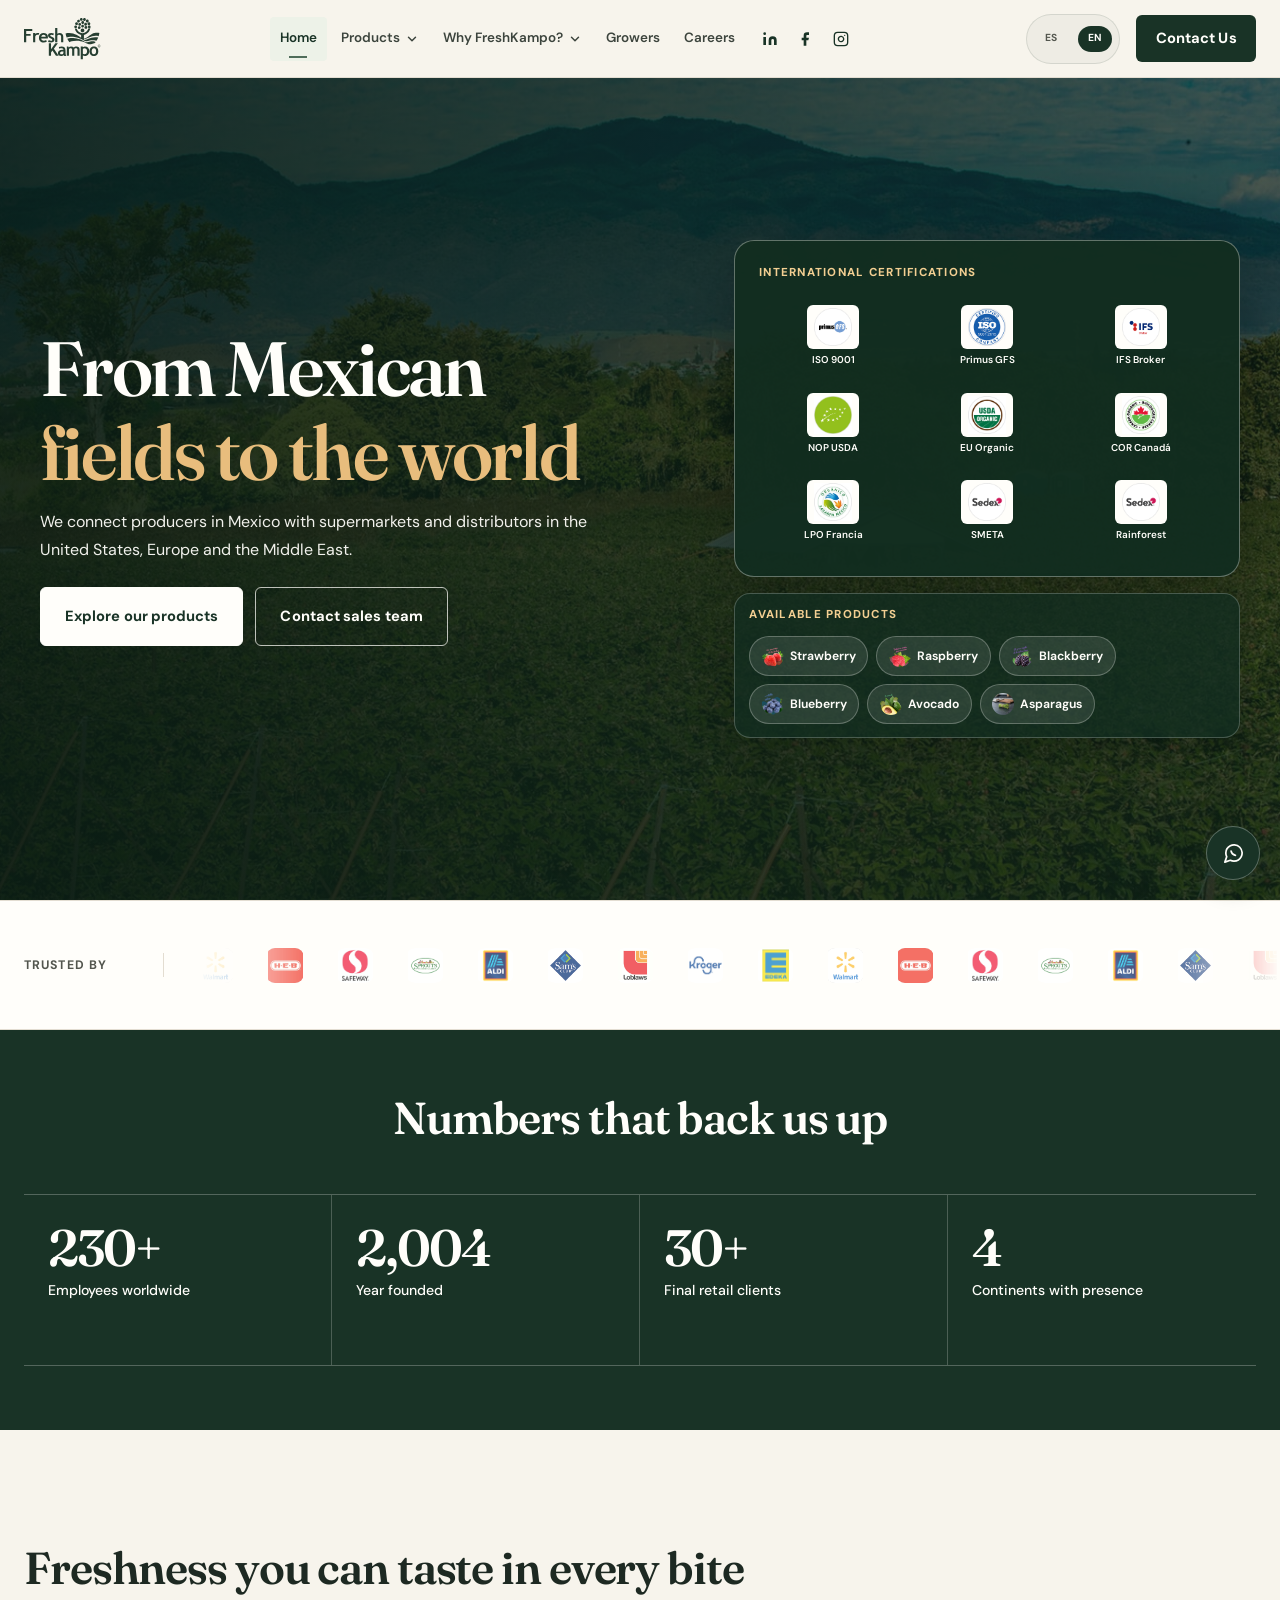
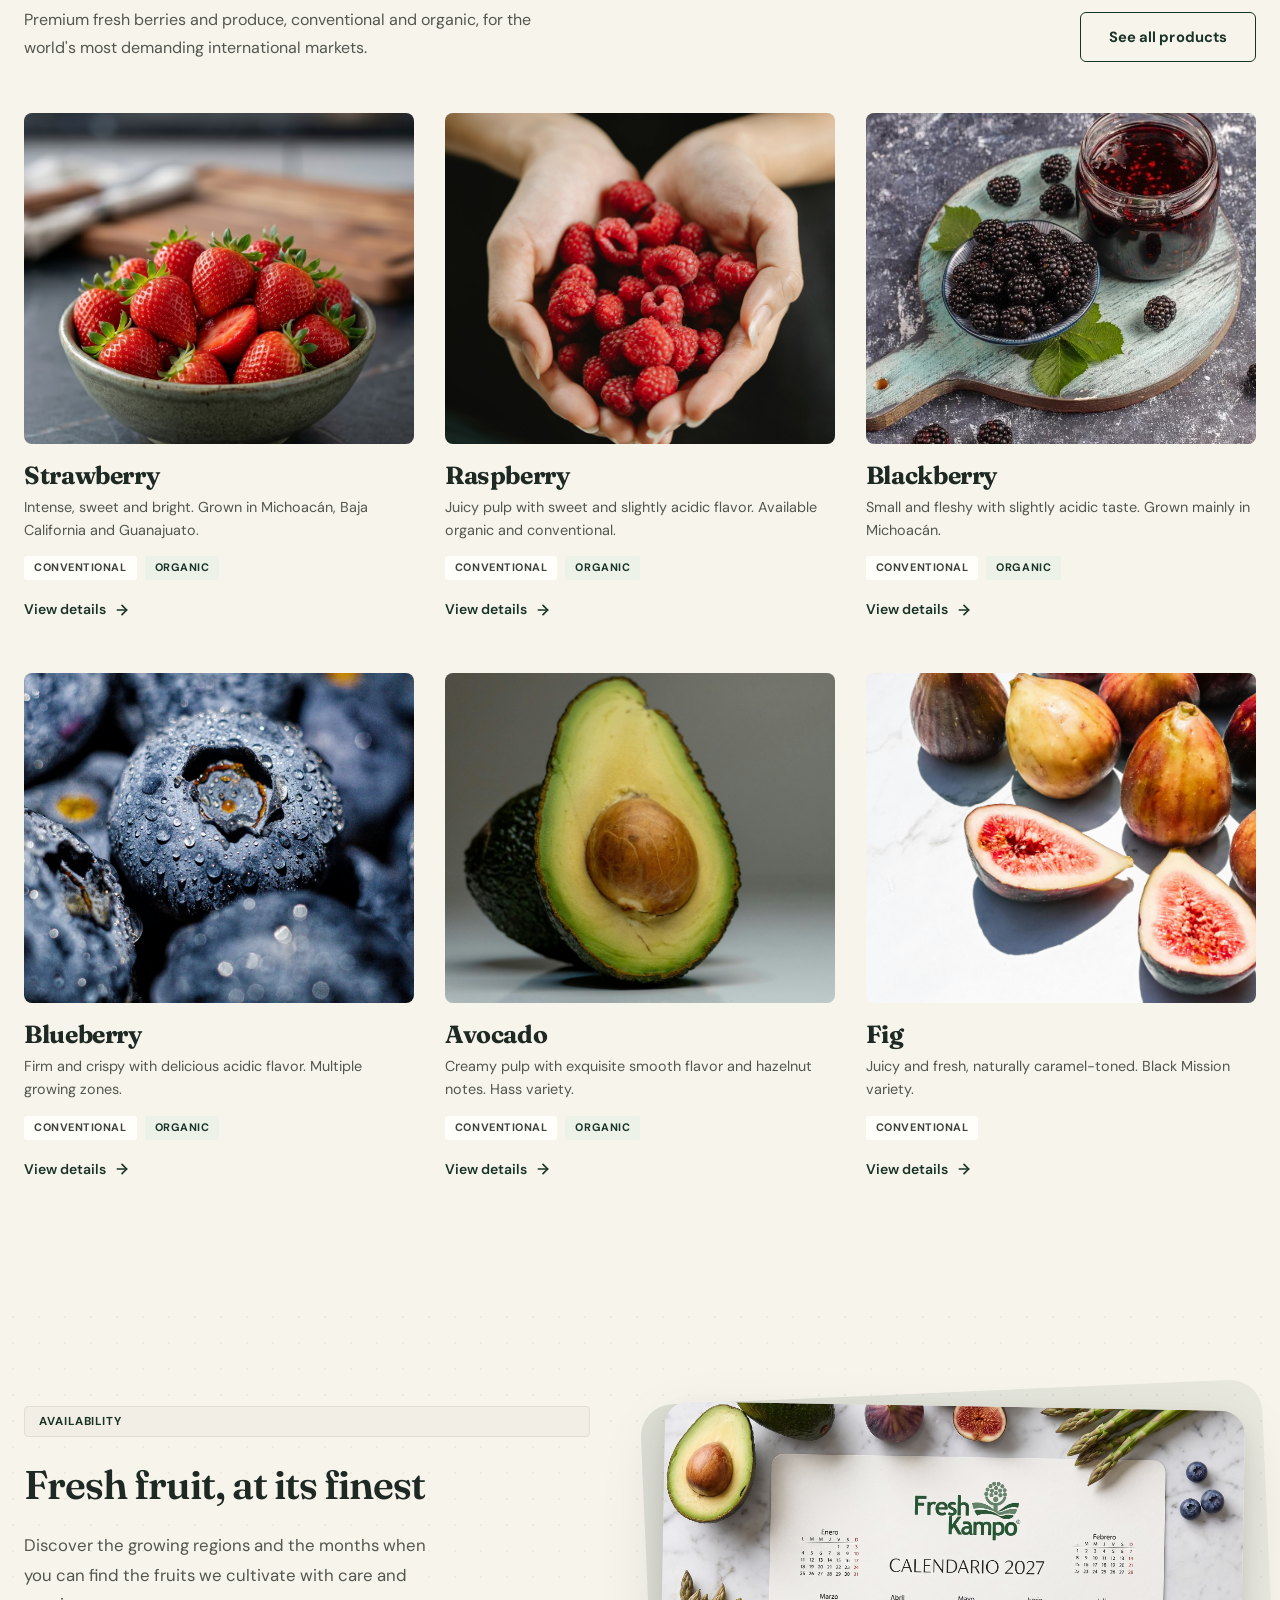
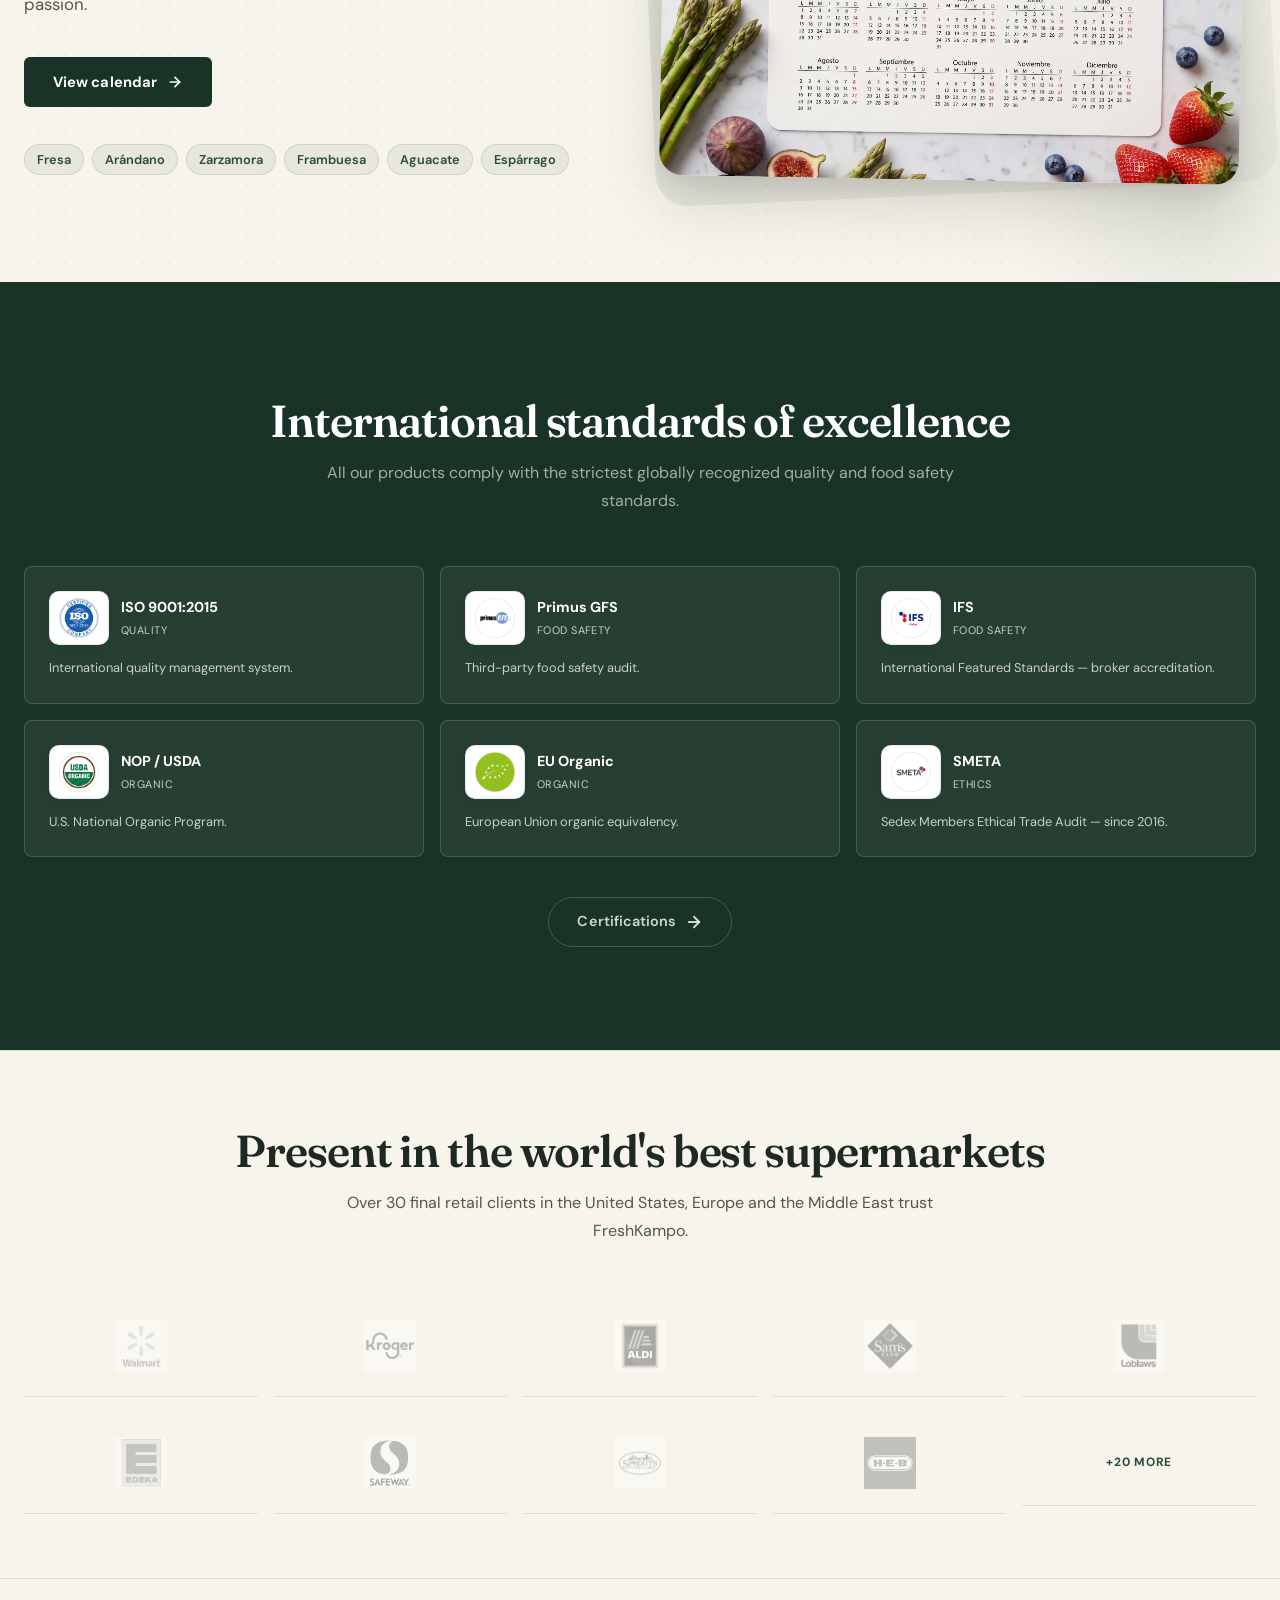
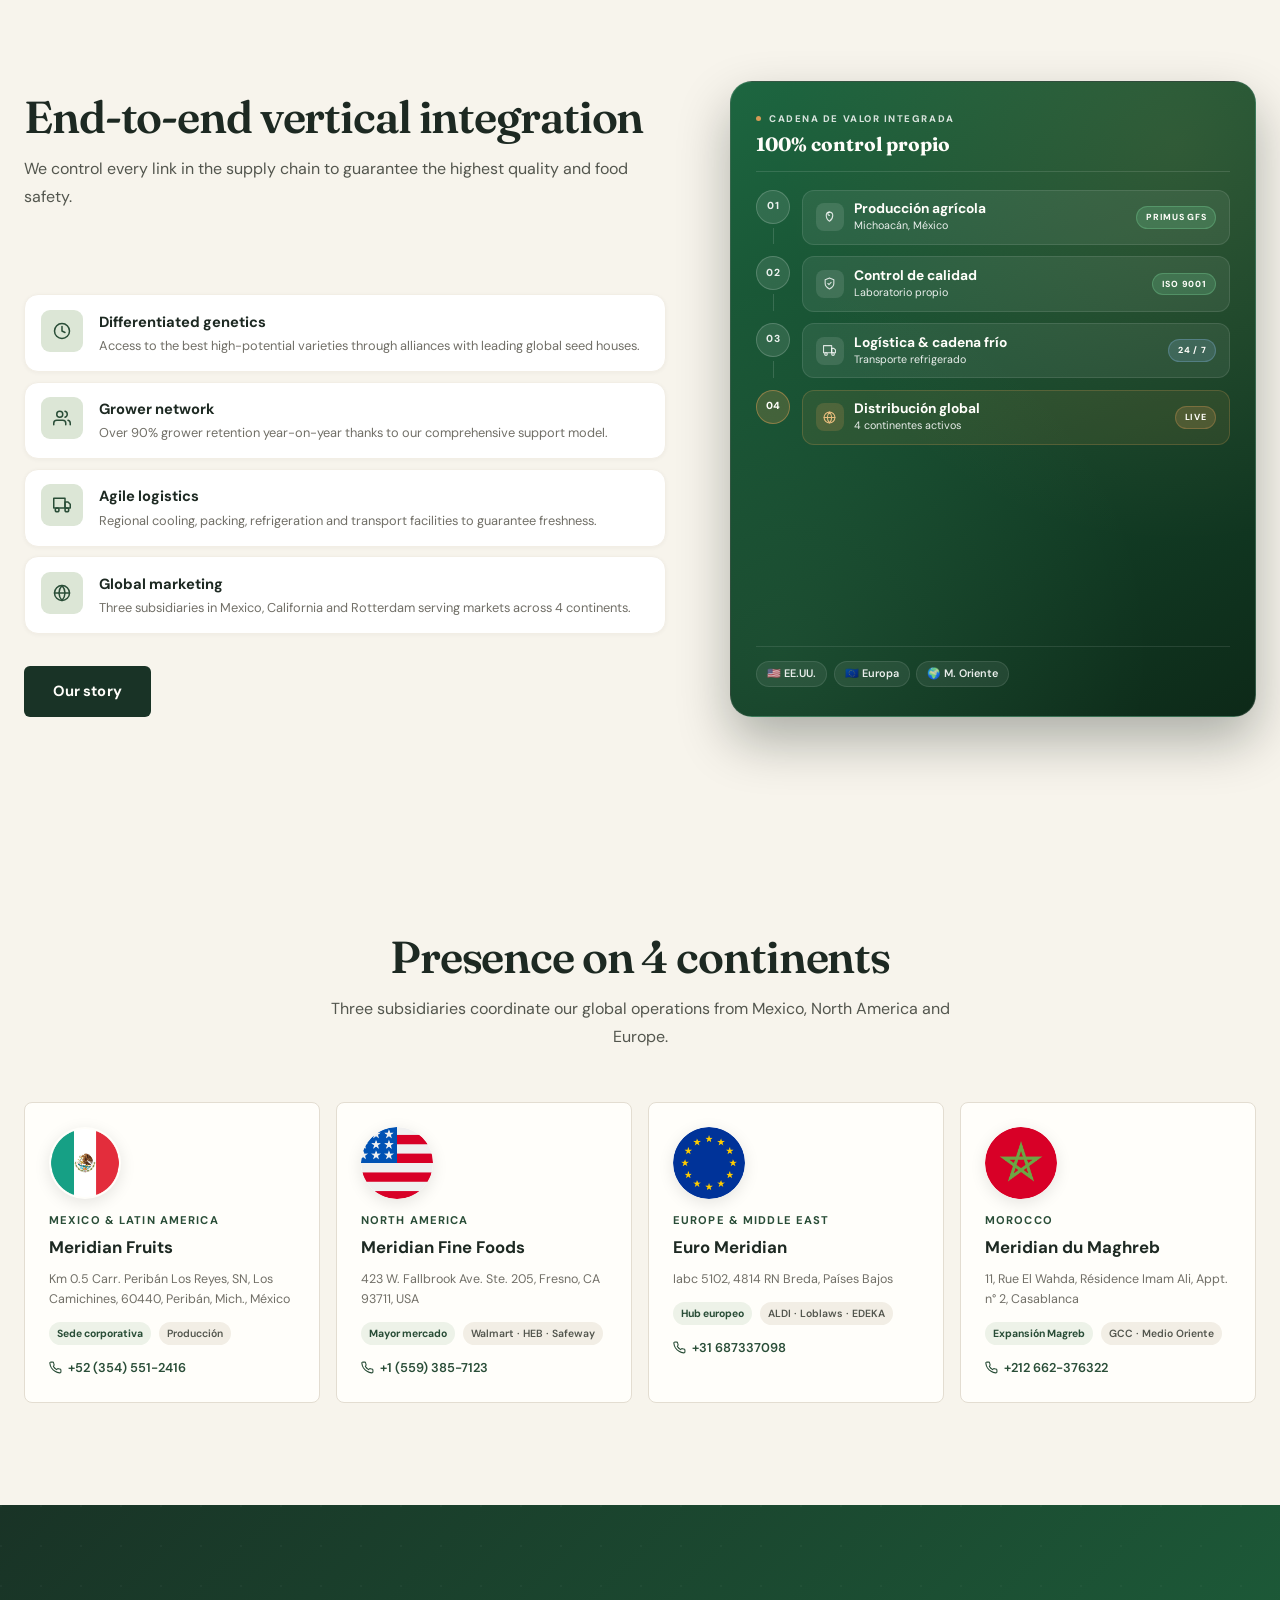
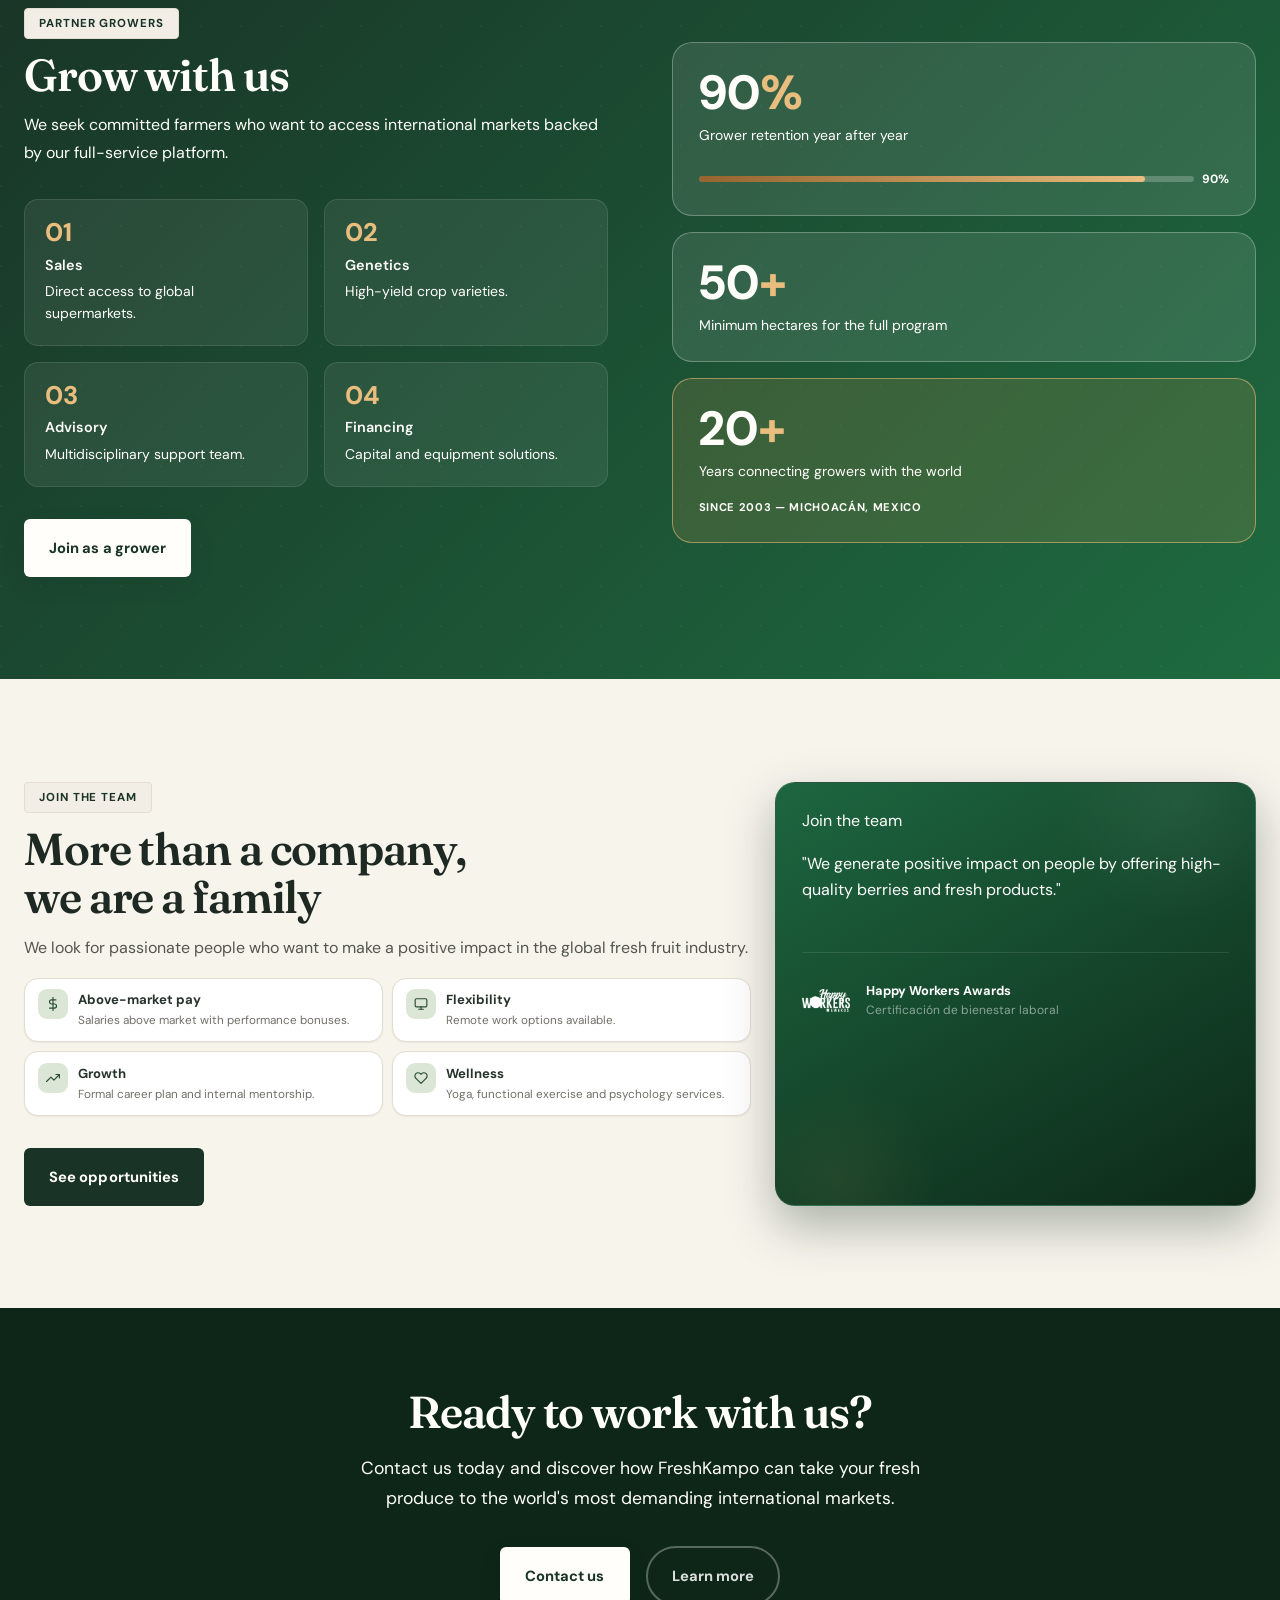
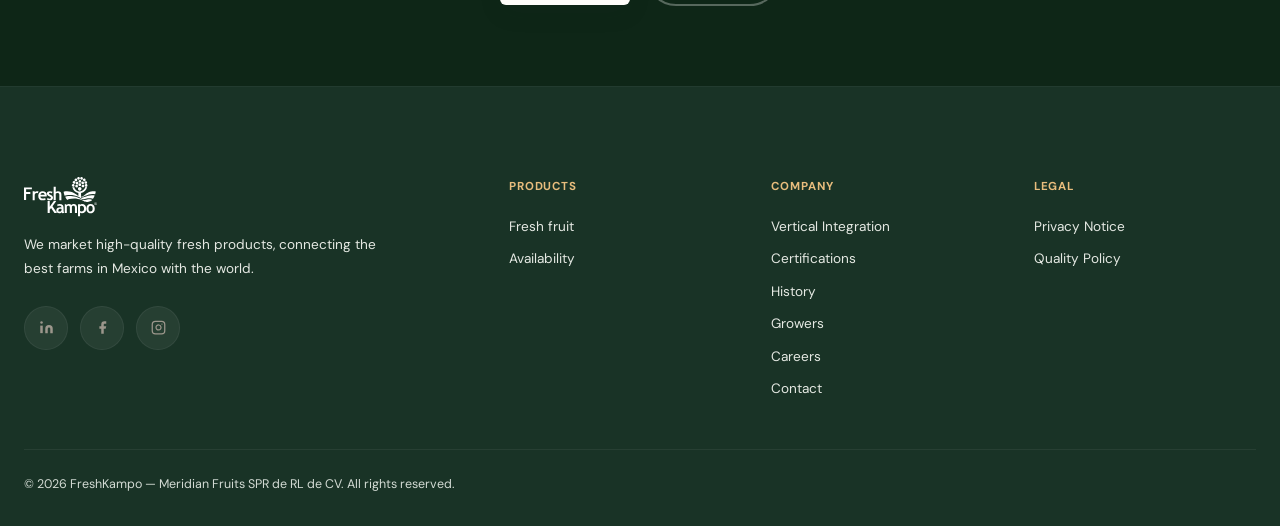
<file: index.html>
<!DOCTYPE html>
<html lang="es">
<head>
  <meta charset="UTF-8" />
  <meta name="viewport" content="width=device-width, initial-scale=1.0" />
  <title>FreshKampo — Berries mexicanos para mercados internacionales</title>
  <meta name="description" content="Conectamos productos frescos de México con supermercados y distribuidores en Estados Unidos, Europa y Medio Oriente." />
  <meta name="keywords" content="berries frescos, fresa, frambuesa, zarzamora, arándano, higo, aguacate, espárrago, exportación, México, orgánico, FreshKampo" />
  <meta property="og:title" content="FreshKampo — Del campo al mundo" />
  <meta property="og:description" content="Comercializamos productos frescos de alta calidad, conectando los mejores campos de México con el mundo." />
  <meta property="og:type" content="website" />
  <meta property="og:url" content="https://freshkampo.com/" />
  <link rel="canonical" href="https://freshkampo.com/" />
  <!-- Favicon placeholder -->
  <link rel="icon" href="assets/img/faviconV2.png" type="image/png" />
  <link rel="preload" as="image" href="assets/img/wrapper-integracion-min.jpg" fetchpriority="high" />
  <!-- Styles -->
  <link rel="preconnect" href="https://fonts.googleapis.com" />
  <link rel="preconnect" href="https://fonts.gstatic.com" crossorigin />
  <link rel="stylesheet" href="css/style.css?v=20261104c" />
  <link rel="stylesheet" href="css/refresh.css?v=20261105g" />
</head>
<body>

<div id="splash">
  <div class="splash-brand">
    <img src="assets/img/logo-freshkampo-white.svg" alt="FreshKampo" class="splash-logo">
    <span class="splash-tagline" data-i18n="splash-tagline">Del campo al mundo</span>
  </div>
  <button class="splash-dismiss" type="button" data-i18n="splash-skip">Omitir</button>
</div>

<!-- ══════════════════════════════════
     NAVIGATION
══════════════════════════════════ -->
<div id="nav-slot"></div>

<!-- ══════════════════════════════════
     HERO
══════════════════════════════════ -->
<section class="hero hero--field-layers" aria-labelledby="hero-heading">
  <div class="hero-video-bg" aria-hidden="true">
    <video autoplay muted loop playsinline preload="metadata" poster="assets/img/wrapper-integracion-min.jpg">
      <source src="assets/video/hero.mp4" type="video/mp4">
    </video>
  </div>
  <div class="hero-gradient" aria-hidden="true"></div>
  <div class="container">
    <!-- Left content -->
    <div class="hero-content">
      <h1 id="hero-heading">
        <span data-i18n="hero-h1-line1">Del campo al</span>
        <em data-i18n="hero-h1-line2">mundo</em>
      </h1>
      <p class="hero-desc" data-i18n="hero-desc">Conectamos productores de México con supermercados y distribuidores en Estados Unidos, Europa y Medio Oriente.</p>
      <div class="hero-actions">
        <a href="productos.html" class="btn btn-primary btn-lg" data-i18n="hero-cta1">Conoce nuestros productos</a>
        <a href="contacto.html" class="btn btn-outline btn-lg" data-i18n="hero-cta2">Contacto comercial</a>
      </div>
    </div>

    <!-- Proof points -->
    <div class="hero-visual">
      <div class="hero-card-glass">
        <div class="hero-card-title" data-i18n="hero-card-certs">Certificaciones Internacionales</div>
        <div class="hero-cert-grid">
          <div class="hero-cert-item">
            <img src="assets/img/logo-certificado-01.png" alt="ISO 9001" onerror="this.style.display='none'">
            <span class="hero-cert-name">ISO 9001</span>
          </div>
          <div class="hero-cert-item">
            <img src="assets/img/logo-certificado-02.png" alt="Primus GFS" onerror="this.style.display='none'">
            <span class="hero-cert-name">Primus GFS</span>
          </div>
          <div class="hero-cert-item">
            <img src="assets/img/logo-certificado-03.png" alt="IFS" onerror="this.style.display='none'">
            <span class="hero-cert-name">IFS Broker</span>
          </div>
          <div class="hero-cert-item">
            <img src="assets/img/logo-certificado-04.jpg" alt="NOP USDA" onerror="this.style.display='none'">
            <span class="hero-cert-name">NOP USDA</span>
          </div>
          <div class="hero-cert-item">
            <img src="assets/img/logo-certificado-05.jpg" alt="EU Organic" onerror="this.style.display='none'">
            <span class="hero-cert-name">EU Organic</span>
          </div>
          <div class="hero-cert-item">
            <img src="assets/img/logo-certificado-06.jpg" alt="COR" onerror="this.style.display='none'">
            <span class="hero-cert-name">COR Canadá</span>
          </div>
          <div class="hero-cert-item">
            <img src="assets/img/logo-certificado-07.jpg" alt="LPO" onerror="this.style.display='none'">
            <span class="hero-cert-name">LPO Francia</span>
          </div>
          <div class="hero-cert-item">
            <img src="assets/img/certificaciones-09.png" alt="SMETA" onerror="this.style.display='none'">
            <span class="hero-cert-name">SMETA</span>
          </div>
          <div class="hero-cert-item">
            <img src="assets/img/logo-certificado-09.png" alt="Rainforest Alliance" onerror="this.style.display='none'">
            <span class="hero-cert-name">Rainforest</span>
          </div>
        </div>
      </div>
      <div class="hero-products-mini">
        <div class="hero-products-mini-title" data-i18n="hero-card-products">Productos disponibles</div>
        <div class="hero-chips">
          <span class="hero-chip"><img class="hero-chip-icon" src="assets/img/imagen-fresa-01-min.png" alt="" aria-hidden="true"><span data-i18n="p1-name">Fresa</span></span>
          <span class="hero-chip"><img class="hero-chip-icon" src="assets/img/imagen-frambuesa-min.png" alt="" aria-hidden="true"><span data-i18n="p2-name">Frambuesa</span></span>
          <span class="hero-chip"><img class="hero-chip-icon" src="assets/img/imagen-zarzamora-02-min.png" alt="" aria-hidden="true"><span data-i18n="p3-name">Zarzamora</span></span>
          <span class="hero-chip"><img class="hero-chip-icon" src="assets/img/imagen-arandano-min.png" alt="" aria-hidden="true"><span data-i18n="p4-name">Arándano</span></span>
          <span class="hero-chip"><img class="hero-chip-icon" src="assets/img/imagen-aguacate-min.png" alt="" aria-hidden="true"><span data-i18n="p6-name">Aguacate</span></span>
          <span class="hero-chip"><img class="hero-chip-icon" src="assets/img/imagen-esparrago-min.png" alt="" aria-hidden="true"><span data-i18n="p7-name">Espárrago</span></span>
        </div>
      </div>
    </div>
  </div>
</section>
<!-- ══════════════════════════════════
     CLIENT TRUST BAR — Scrolling logos
══════════════════════════════════ -->
<div class="trust-bar" aria-label="Nuestros clientes">
  <div class="trust-bar-inner">
    <span class="trust-bar-label" data-i18n="clients-trust-label">Confían en nosotros</span>
    <div class="trust-bar-divider" aria-hidden="true"></div>
    <div class="trust-ticker-wrap">
      <div class="trust-ticker" id="client-ticker" aria-hidden="true">
        <img src="assets/img/cliente-01_walrmat.svg" alt="Walmart" class="trust-cert-img" style="filter:none;opacity:.7" title="Walmart">
        <img src="assets/img/HEB.svg" alt="HEB" class="trust-cert-img" style="filter:none;opacity:.7" title="HEB">
        <img src="assets/img/cliente-03_SAFEWAY.svg" alt="Safeway" class="trust-cert-img" style="filter:none;opacity:.7" title="Safeway">
        <img src="assets/img/cliente-04_SPROUTS.svg" alt="Sprouts" class="trust-cert-img" style="filter:none;opacity:.7" title="Sprouts">
        <img src="assets/img/cliente-05_ALDI.svg" alt="ALDI" class="trust-cert-img" style="filter:none;opacity:.7" title="ALDI">
        <img src="assets/img/cliente-06_SAMS.svg" alt="Sam's Club" class="trust-cert-img" style="filter:none;opacity:.7" title="Sam's Club">
        <img src="assets/img/cliente-07_Loblaws.svg" alt="Loblaws" class="trust-cert-img" style="filter:none;opacity:.7" title="Loblaws">
        <img src="assets/img/cliente-08_Kroger.svg" alt="Kroger" class="trust-cert-img" style="filter:none;opacity:.7" title="Kroger">
        <img src="assets/img/cliente-09_EDEKA.svg" alt="EDEKA" class="trust-cert-img" style="filter:none;opacity:.7" title="EDEKA">
        <!-- Duplicate set for seamless loop -->
        <img src="assets/img/cliente-01_walrmat.svg" alt="Walmart" class="trust-cert-img" style="filter:none;opacity:.7" title="Walmart">
        <img src="assets/img/HEB.svg" alt="HEB" class="trust-cert-img" style="filter:none;opacity:.7" title="HEB">
        <img src="assets/img/cliente-03_SAFEWAY.svg" alt="Safeway" class="trust-cert-img" style="filter:none;opacity:.7" title="Safeway">
        <img src="assets/img/cliente-04_SPROUTS.svg" alt="Sprouts" class="trust-cert-img" style="filter:none;opacity:.7" title="Sprouts">
        <img src="assets/img/cliente-05_ALDI.svg" alt="ALDI" class="trust-cert-img" style="filter:none;opacity:.7" title="ALDI">
        <img src="assets/img/cliente-06_SAMS.svg" alt="Sam's Club" class="trust-cert-img" style="filter:none;opacity:.7" title="Sam's Club">
        <img src="assets/img/cliente-07_Loblaws.svg" alt="Loblaws" class="trust-cert-img" style="filter:none;opacity:.7" title="Loblaws">
        <img src="assets/img/cliente-08_Kroger.svg" alt="Kroger" class="trust-cert-img" style="filter:none;opacity:.7" title="Kroger">
        <img src="assets/img/cliente-09_EDEKA.svg" alt="EDEKA" class="trust-cert-img" style="filter:none;opacity:.7" title="EDEKA">
      </div>
    </div>
  </div>
</div>

<!-- ══════════════════════════════════
     STATS
══════════════════════════════════ -->
<section class="stats-section" aria-labelledby="stats-heading">
  <div class="container">
    <div class="section-header centered reveal">
      <span class="badge" data-i18n="stats-badge">Impacto global</span>
      <h2 id="stats-heading" data-i18n="stats-h2">Números que nos respaldan</h2>
    </div>
    <div class="stats-grid">
      <div class="stat-card reveal reveal-delay-1">
        <div class="stat-icon">
          <svg xmlns="http://www.w3.org/2000/svg" viewBox="0 0 24 24" fill="none" stroke="currentColor" stroke-width="2" stroke-linecap="round" stroke-linejoin="round"><path d="M17 21v-2a4 4 0 0 0-4-4H5a4 4 0 0 0-4 4v2"/><circle cx="9" cy="7" r="4"/><path d="M23 21v-2a4 4 0 0 0-3-3.87"/><path d="M16 3.13a4 4 0 0 1 0 7.75"/></svg>
        </div>
        <div class="stat-num" data-count="230" data-suffix="+" data-i18n="stat1-num">230+</div>
        <div class="stat-label" data-i18n="stat1-label">Empleados en todo el mundo</div>
      </div>
      <div class="stat-card reveal reveal-delay-2">
        <div class="stat-icon">
          <svg xmlns="http://www.w3.org/2000/svg" viewBox="0 0 24 24" fill="none" stroke="currentColor" stroke-width="2" stroke-linecap="round" stroke-linejoin="round"><rect x="3" y="4" width="18" height="18" rx="2" ry="2"/><line x1="16" y1="2" x2="16" y2="6"/><line x1="8" y1="2" x2="8" y2="6"/><line x1="3" y1="10" x2="21" y2="10"/></svg>
        </div>
        <div class="stat-num" data-count="2004" data-i18n="stat2-num">2004</div>
        <div class="stat-label" data-i18n="stat2-label">Año de fundación</div>
      </div>
      <div class="stat-card reveal reveal-delay-3">
        <div class="stat-icon">
          <svg xmlns="http://www.w3.org/2000/svg" viewBox="0 0 24 24" fill="none" stroke="currentColor" stroke-width="2" stroke-linecap="round" stroke-linejoin="round"><path d="M6 2L3 6v14a2 2 0 0 0 2 2h14a2 2 0 0 0 2-2V6l-3-4z"/><line x1="3" y1="6" x2="21" y2="6"/><path d="M16 10a4 4 0 0 1-8 0"/></svg>
        </div>
        <div class="stat-num" data-count="30" data-suffix="+" data-i18n="stat3-num">30+</div>
        <div class="stat-label" data-i18n="stat3-label">Clientes minoristas finales</div>
      </div>
      <div class="stat-card reveal reveal-delay-4">
        <div class="stat-icon">
          <svg xmlns="http://www.w3.org/2000/svg" viewBox="0 0 24 24" fill="none" stroke="currentColor" stroke-width="2" stroke-linecap="round" stroke-linejoin="round"><circle cx="12" cy="12" r="10"/><line x1="2" y1="12" x2="22" y2="12"/><path d="M12 2a15.3 15.3 0 0 1 4 10 15.3 15.3 0 0 1-4 10 15.3 15.3 0 0 1-4-10 15.3 15.3 0 0 1 4-10z"/></svg>
        </div>
        <div class="stat-num" data-i18n="stat4-num">4</div>
        <div class="stat-label" data-i18n="stat4-label">Continentes con presencia</div>
      </div>
    </div>
  </div>
</section>

<!-- ══════════════════════════════════
     PRODUCTS SHOWCASE
══════════════════════════════════ -->
<section class="section products-showcase" aria-labelledby="products-heading">
  <div class="container">
    <div class="section-header reveal" style="display:flex;align-items:flex-end;justify-content:space-between;flex-wrap:wrap;gap:1.5rem;">
      <div>
        <span class="badge" data-i18n="products-badge">Nuestros productos</span>
        <h2 id="products-heading" style="margin-top:.75rem" data-i18n="products-h2">Frescura que se siente en cada mordida</h2>
        <p style="max-width:560px;margin-top:.5rem" data-i18n="products-desc">Berries y productos frescos de alta calidad, tanto convencional como orgánico.</p>
      </div>
      <a href="productos.html" class="btn btn-outline" data-i18n="products-cta">Ver todos los productos</a>
    </div>

    <div class="products-grid">
      <!-- Fresa -->
      <a href="productos.html#fresa" class="product-card reveal reveal-delay-1">
        <div class="product-card-image product-card-image--clean product-card-image--fresa" aria-hidden="true">
          <img src="assets/img/fresas.png" alt="Fresa FreshKampo" loading="lazy">
        </div>
        <div class="product-card-body">
          <h3 class="product-card-title" data-i18n="p1-name">Fresa</h3>
          <p class="product-card-desc" data-i18n="p1-desc">Intensa, dulce y brillante. Cultivada en Michoacán, Baja California y Guanajuato.</p>
          <div class="product-card-tags">
            <span class="product-tag" data-i18n="tag-conv">Convencional</span>
            <span class="product-tag product-tag-organic" data-i18n="tag-org">Orgánico</span>
          </div>
          <span class="product-card-link">
            <span data-i18n="p-link">Ver detalle</span>
            <svg xmlns="http://www.w3.org/2000/svg" viewBox="0 0 24 24" fill="none" stroke="currentColor" stroke-width="2.5" stroke-linecap="round" stroke-linejoin="round"><line x1="5" y1="12" x2="19" y2="12"/><polyline points="12 5 19 12 12 19"/></svg>
          </span>
        </div>
      </a>
      <!-- Frambuesa -->
      <a href="productos.html#frambuesa" class="product-card reveal reveal-delay-2">
        <div class="product-card-image product-card-image--clean product-card-image--frambuesa" aria-hidden="true">
          <img src="assets/img/frambuesa.jpg" alt="Frambuesa FreshKampo" loading="lazy">
        </div>
        <div class="product-card-body">
          <h3 class="product-card-title" data-i18n="p2-name">Frambuesa</h3>
          <p class="product-card-desc" data-i18n="p2-desc">Pulpa jugosa con sabor dulce y ligeramente ácido. Disponible orgánica y convencional.</p>
          <div class="product-card-tags">
            <span class="product-tag" data-i18n="tag-conv">Convencional</span>
            <span class="product-tag product-tag-organic" data-i18n="tag-org">Orgánico</span>
          </div>
          <span class="product-card-link">
            <span data-i18n="p-link">Ver detalle</span>
            <svg xmlns="http://www.w3.org/2000/svg" viewBox="0 0 24 24" fill="none" stroke="currentColor" stroke-width="2.5" stroke-linecap="round" stroke-linejoin="round"><line x1="5" y1="12" x2="19" y2="12"/><polyline points="12 5 19 12 12 19"/></svg>
          </span>
        </div>
      </a>
      <!-- Zarzamora -->
      <a href="productos.html#zarzamora" class="product-card reveal reveal-delay-3">
        <div class="product-card-image product-card-image--clean product-card-image--zarzamora" aria-hidden="true">
          <img src="assets/img/zarzamora.jpg" alt="Zarzamora FreshKampo" loading="lazy">
        </div>
        <div class="product-card-body">
          <h3 class="product-card-title" data-i18n="p3-name">Zarzamora</h3>
          <p class="product-card-desc" data-i18n="p3-desc">Pequeña y carnosa con sabor ligeramente ácido. Cultivada principalmente en Michoacán.</p>
          <div class="product-card-tags">
            <span class="product-tag" data-i18n="tag-conv">Convencional</span>
            <span class="product-tag product-tag-organic" data-i18n="tag-org">Orgánico</span>
          </div>
          <span class="product-card-link">
            <span data-i18n="p-link">Ver detalle</span>
            <svg xmlns="http://www.w3.org/2000/svg" viewBox="0 0 24 24" fill="none" stroke="currentColor" stroke-width="2.5" stroke-linecap="round" stroke-linejoin="round"><line x1="5" y1="12" x2="19" y2="12"/><polyline points="12 5 19 12 12 19"/></svg>
          </span>
        </div>
      </a>
      <!-- Arándano -->
      <a href="productos.html#arandano" class="product-card reveal reveal-delay-1">
        <div class="product-card-image product-card-image--clean product-card-image--arandano" aria-hidden="true">
          <img src="assets/img/arandano.jpg" alt="Arándano FreshKampo" loading="lazy">
        </div>
        <div class="product-card-body">
          <h3 class="product-card-title" data-i18n="p4-name">Arándano</h3>
          <p class="product-card-desc" data-i18n="p4-desc">Firme y crujiente con delicioso sabor ácido. Múltiples zonas de cultivo.</p>
          <div class="product-card-tags">
            <span class="product-tag" data-i18n="tag-conv">Convencional</span>
            <span class="product-tag product-tag-organic" data-i18n="tag-org">Orgánico</span>
          </div>
          <span class="product-card-link">
            <span data-i18n="p-link">Ver detalle</span>
            <svg xmlns="http://www.w3.org/2000/svg" viewBox="0 0 24 24" fill="none" stroke="currentColor" stroke-width="2.5" stroke-linecap="round" stroke-linejoin="round"><line x1="5" y1="12" x2="19" y2="12"/><polyline points="12 5 19 12 12 19"/></svg>
          </span>
        </div>
      </a>
      <!-- Aguacate -->
      <a href="productos.html#aguacate" class="product-card reveal reveal-delay-2">
        <div class="product-card-image product-card-image--clean product-card-image--aguacate" aria-hidden="true">
          <img src="assets/img/aguacate.jpg" alt="Aguacate FreshKampo" loading="lazy">
        </div>
        <div class="product-card-body">
          <h3 class="product-card-title" data-i18n="p6-name">Aguacate</h3>
          <p class="product-card-desc" data-i18n="p6-desc">Pulpa cremosa con sabor exquisito y suave con notas de avellana. Variedad Hass.</p>
          <div class="product-card-tags">
            <span class="product-tag" data-i18n="tag-conv">Convencional</span>
            <span class="product-tag product-tag-organic" data-i18n="tag-org">Orgánico</span>
          </div>
          <span class="product-card-link">
            <span data-i18n="p-link">Ver detalle</span>
            <svg xmlns="http://www.w3.org/2000/svg" viewBox="0 0 24 24" fill="none" stroke="currentColor" stroke-width="2.5" stroke-linecap="round" stroke-linejoin="round"><line x1="5" y1="12" x2="19" y2="12"/><polyline points="12 5 19 12 12 19"/></svg>
          </span>
        </div>
      </a>
      <!-- Higo -->
      <a href="productos.html#higo" class="product-card reveal reveal-delay-3">
        <div class="product-card-image product-card-image--clean product-card-image--higo" aria-hidden="true">
          <img src="assets/img/higo.jpg" alt="Higo FreshKampo" loading="lazy">
        </div>
        <div class="product-card-body">
          <h3 class="product-card-title" data-i18n="p5-name">Higo</h3>
          <p class="product-card-desc" data-i18n="p5-desc">Jugoso y fresco, naturalmente acaramelado. Variedad Black Mission.</p>
          <div class="product-card-tags">
            <span class="product-tag" data-i18n="tag-conv">Convencional</span>
          </div>
          <span class="product-card-link">
            <span data-i18n="p-link">Ver detalle</span>
            <svg xmlns="http://www.w3.org/2000/svg" viewBox="0 0 24 24" fill="none" stroke="currentColor" stroke-width="2.5" stroke-linecap="round" stroke-linejoin="round"><line x1="5" y1="12" x2="19" y2="12"/><polyline points="12 5 19 12 12 19"/></svg>
          </span>
        </div>
      </a>
    </div>
  </div>
</section>

<!-- ══════════════════════════════════
     DISPONIBILIDAD PREVIEW
══════════════════════════════════ -->
<section class="section avail-prev-section" aria-labelledby="avail-prev-heading">
  <div class="container">
    <div class="avail-prev-grid">

      <!-- TEXT + EMBEDDED IMAGE -->
      <div class="avail-prev-content reveal">
        <span class="badge badge-primary" data-i18n="avail-prev-badge">Disponibilidad</span>
        <h2 id="avail-prev-heading" data-i18n="avail-prev-h2">Fruta fresca,<br>en su mejor momento</h2>
        <p data-i18n="avail-prev-desc">Conoce las zonas de cultivo y los meses en que puedes encontrar los frutos que cultivamos con cuidado y pasión.</p>

        <!-- CALENDAR IMAGE — embedded so on mobile it flows between text and CTA -->
        <div class="avail-prev-visual">
          <div class="avail-prev-img-wrap">
            <img
              src="assets/img/imagen-calendario-min_solo_es_de_muestra.jpg"
              alt="Calendario de disponibilidad FreshKampo"
              class="avail-prev-img"
              loading="lazy"
            />
          </div>
        </div>

        <a href="disponibilidad.html" class="btn btn-primary avail-prev-cta">
          <span data-i18n="avail-prev-cta">Ver calendario</span>
          <svg xmlns="http://www.w3.org/2000/svg" viewBox="0 0 24 24" fill="none" stroke="currentColor" stroke-width="2.5" stroke-linecap="round" stroke-linejoin="round"><line x1="5" y1="12" x2="19" y2="12"/><polyline points="12 5 19 12 12 19"/></svg>
        </a>
        <div class="avail-prev-fruits">
          <span class="avail-prev-fruit">Fresa</span>
          <span class="avail-prev-fruit">Arándano</span>
          <span class="avail-prev-fruit">Zarzamora</span>
          <span class="avail-prev-fruit">Frambuesa</span>
          <span class="avail-prev-fruit">Aguacate</span>
          <span class="avail-prev-fruit">Espárrago</span>
        </div>
      </div>

    </div>
  </div>
</section>

<!-- ══════════════════════════════════
     CERTIFICATIONS
══════════════════════════════════ -->
<section class="section certs-section" aria-labelledby="certs-heading">
  <div class="container">
    <div class="section-header centered reveal" style="color:white;">
      <span class="badge badge-accent" data-i18n="certs-badge">Calidad certificada</span>
      <h2 id="certs-heading" style="color:white;margin-top:.75rem" data-i18n="certs-h2">Estándares internacionales de excelencia</h2>
      <p style="color:rgba(255,255,255,.6);margin-top:.5rem" data-i18n="certs-desc">Todos nuestros productos cumplen con los más estrictos estándares de calidad e inocuidad reconocidos globalmente.</p>
    </div>
    <div class="certs-grid">
      <div class="cert-card reveal reveal-delay-1">
        <div class="cert-card-top">
          <div class="cert-icon cert-icon-img"><img src="assets/img/logo-cert-iso9001.png" alt="ISO 9001" style="max-height:40px;max-width:64px;object-fit:contain;"></div>
          <div><div class="cert-name" data-i18n="cert1-name">ISO 9001:2015</div><div class="cert-category" data-i18n="cert1-cat">Calidad</div></div>
        </div>
        <p class="cert-desc" data-i18n="cert1-desc">Sistema de gestión de calidad internacional.</p>
      </div>
      <div class="cert-card reveal reveal-delay-2">
        <div class="cert-card-top">
          <div class="cert-icon cert-icon-img"><img src="assets/img/logo-cert-primus.png" alt="Primus GFS" style="max-height:40px;max-width:64px;object-fit:contain;"></div>
          <div><div class="cert-name" data-i18n="cert2-name">Primus GFS</div><div class="cert-category" data-i18n="cert2-cat">Inocuidad</div></div>
        </div>
        <p class="cert-desc" data-i18n="cert2-desc">Auditoría de inocuidad alimentaria de terceros.</p>
      </div>
      <div class="cert-card reveal reveal-delay-3">
        <div class="cert-card-top">
          <div class="cert-icon cert-icon-img"><img src="assets/img/logo-cert-ifs.png" alt="IFS" style="max-height:40px;max-width:64px;object-fit:contain;"></div>
          <div><div class="cert-name" data-i18n="cert3-name">IFS</div><div class="cert-category" data-i18n="cert3-cat">Inocuidad</div></div>
        </div>
        <p class="cert-desc" data-i18n="cert3-desc">International Featured Standards — acreditación broker.</p>
      </div>
      <div class="cert-card reveal reveal-delay-1">
        <div class="cert-card-top">
          <div class="cert-icon cert-icon-img"><img src="assets/img/logo-cert-usda.jpg" alt="NOP USDA" style="max-height:40px;max-width:64px;object-fit:contain;"></div>
          <div><div class="cert-name" data-i18n="cert4-name">NOP / USDA</div><div class="cert-category" data-i18n="cert4-cat">Orgánico</div></div>
        </div>
        <p class="cert-desc" data-i18n="cert4-desc">Programa Nacional Orgánico de EE.UU.</p>
      </div>
      <div class="cert-card reveal reveal-delay-2">
        <div class="cert-card-top">
          <div class="cert-icon cert-icon-img"><img src="assets/img/logo-cert-eu.jpg" alt="EU Organic" style="max-height:40px;max-width:64px;object-fit:contain;"></div>
          <div><div class="cert-name" data-i18n="cert5-name">EU Organic</div><div class="cert-category" data-i18n="cert5-cat">Orgánico</div></div>
        </div>
        <p class="cert-desc" data-i18n="cert5-desc">Equivalencia orgánica Unión Europea.</p>
      </div>
      <div class="cert-card reveal reveal-delay-3">
        <div class="cert-card-top">
          <div class="cert-icon cert-icon-img"><img src="assets/img/logo-cert-smeta.png" alt="SMETA Sedex" style="max-height:40px;max-width:64px;object-fit:contain;"></div>
          <div><div class="cert-name" data-i18n="cert6-name">SMETA</div><div class="cert-category" data-i18n="cert6-cat">Ética</div></div>
        </div>
        <p class="cert-desc" data-i18n="cert6-desc">Auditoría ética Sedex — desde 2016.</p>
      </div>
    </div>
    <div style="text-align:center;margin-top:2.5rem;">
      <a href="certificaciones.html" class="btn" style="border:1.5px solid rgba(255,255,255,.2);color:rgba(255,255,255,.8);border-radius:9999px;padding:.75rem 1.75rem;font-size:.9rem;font-weight:600;display:inline-flex;align-items:center;gap:.5rem;transition:all .25s ease;">
        <span data-i18n="nav-certifications">Ver todas las certificaciones</span>
        <svg xmlns="http://www.w3.org/2000/svg" width="16" height="16" viewBox="0 0 24 24" fill="none" stroke="currentColor" stroke-width="2.5" stroke-linecap="round" stroke-linejoin="round"><line x1="5" y1="12" x2="19" y2="12"/><polyline points="12 5 19 12 12 19"/></svg>
      </a>
    </div>
  </div>
</section>

<!-- ══════════════════════════════════
     CLIENTS — Logos Grid
══════════════════════════════════ -->
<section class="clients-section" aria-labelledby="clients-heading">
  <div class="container">
    <div class="section-header centered reveal">
      <span class="badge" data-i18n="clients-badge">Nuestros clientes</span>
      <h2 id="clients-heading" style="margin-top:.75rem" data-i18n="clients-h2">Confianza de los mejores retailers del mundo</h2>
      <p data-i18n="clients-desc">Abastecemos a más de 30 cadenas de supermercados y distribuidores en 4 continentes.</p>
    </div>
    <div class="clients-grid">
      <div class="client-logo reveal reveal-delay-1"><img src="assets/img/cliente-01_walrmat.svg" alt="Walmart" class="client-logo-img" onerror="this.outerHTML='<span style=\'font-size:.85rem;font-weight:800;letter-spacing:.05em;color:var(--c-gray-600)\'>WALMART</span>'"></div>
      <div class="client-logo reveal reveal-delay-2"><img src="assets/img/cliente-08_Kroger.svg" alt="Kroger" class="client-logo-img" onerror="this.outerHTML='<span style=\'font-size:.85rem;font-weight:800;letter-spacing:.05em;color:var(--c-gray-600)\'>KROGER</span>'"></div>
      <div class="client-logo reveal reveal-delay-3"><img src="assets/img/cliente-05_ALDI.svg" alt="ALDI" class="client-logo-img" onerror="this.outerHTML='<span style=\'font-size:.85rem;font-weight:800;letter-spacing:.05em;color:var(--c-gray-600)\'>ALDI</span>'"></div>
      <div class="client-logo reveal reveal-delay-4"><img src="assets/img/cliente-06_SAMS.svg" alt="Sam's Club" class="client-logo-img" onerror="this.outerHTML='<span style=\'font-size:.85rem;font-weight:800;letter-spacing:.05em;color:var(--c-gray-600)\'>SAM\'S</span>'"></div>
      <div class="client-logo reveal reveal-delay-5"><img src="assets/img/cliente-07_Loblaws.svg" alt="Loblaws" class="client-logo-img" onerror="this.outerHTML='<span style=\'font-size:.85rem;font-weight:800;letter-spacing:.05em;color:var(--c-gray-600)\'>LOBLAWS</span>'"></div>
      <div class="client-logo reveal reveal-delay-1"><img src="assets/img/cliente-09_EDEKA.svg" alt="EDEKA" class="client-logo-img" onerror="this.outerHTML='<span style=\'font-size:.85rem;font-weight:800;letter-spacing:.05em;color:var(--c-gray-600)\'>EDEKA</span>'"></div>
      <div class="client-logo reveal reveal-delay-2"><img src="assets/img/cliente-03_SAFEWAY.svg" alt="Safeway" class="client-logo-img" onerror="this.outerHTML='<span style=\'font-size:.85rem;font-weight:800;letter-spacing:.05em;color:var(--c-gray-600)\'>SAFEWAY</span>'"></div>
      <div class="client-logo reveal reveal-delay-3"><img src="assets/img/cliente-04_SPROUTS.svg" alt="Sprouts" class="client-logo-img" onerror="this.outerHTML='<span style=\'font-size:.85rem;font-weight:800;letter-spacing:.05em;color:var(--c-gray-600)\'>SPROUTS</span>'"></div>
      <div class="client-logo reveal reveal-delay-4"><img src="assets/img/HEB.svg" alt="HEB" class="client-logo-img" onerror="this.outerHTML='<span style=\'font-size:.85rem;font-weight:800;letter-spacing:.05em;color:var(--c-gray-600)\'>HEB</span>'"></div>
      <div class="client-logo reveal reveal-delay-5" style="background:var(--c-primary-50);border-color:var(--c-primary-100);">
        <span style="font-size:.75rem;font-weight:700;color:var(--c-primary);letter-spacing:.06em;text-transform:uppercase;" data-i18n="clients-more">+20 más</span>
      </div>
    </div>
  </div>
</section>

<!-- ══════════════════════════════════
     WHY FRESHKAMPO
══════════════════════════════════ -->
<section class="section why-section" aria-labelledby="why-heading">
  <div class="container">
    <div class="why-grid">
      <div class="why-content">
        <div class="section-header reveal">
          <span class="badge" data-i18n="why-badge">¿Por qué elegirnos?</span>
          <h2 id="why-heading" style="margin-top:.75rem" data-i18n="why-h2">Integración vertical de principio a fin</h2>
          <p style="margin-top:.5rem" data-i18n="why-desc">Controlamos cada eslabón de la cadena de suministro para garantizar la más alta calidad e inocuidad.</p>
        </div>
        <div class="why-features">
          <div class="why-feature reveal reveal-delay-1">
            <div class="why-feature-icon"><svg xmlns="http://www.w3.org/2000/svg" viewBox="0 0 24 24" fill="none" stroke="currentColor" stroke-width="2" stroke-linecap="round" stroke-linejoin="round"><path d="M12 2a10 10 0 0 1 10 10c0 5.52-4.48 10-10 10S2 17.52 2 12 6.48 2 12 2z"/><path d="M12 6v6l4 2"/></svg></div>
            <div><div class="why-feature-title" data-i18n="why1-title">Genética diferenciada</div><p class="why-feature-desc" data-i18n="why1-desc">Acceso a las mejores variedades de alto potencial productivo.</p></div>
          </div>
          <div class="why-feature reveal reveal-delay-2">
            <div class="why-feature-icon"><svg xmlns="http://www.w3.org/2000/svg" viewBox="0 0 24 24" fill="none" stroke="currentColor" stroke-width="2" stroke-linecap="round" stroke-linejoin="round"><path d="M17 21v-2a4 4 0 0 0-4-4H5a4 4 0 0 0-4 4v2"/><circle cx="9" cy="7" r="4"/><path d="M23 21v-2a4 4 0 0 0-3-3.87"/><path d="M16 3.13a4 4 0 0 1 0 7.75"/></svg></div>
            <div><div class="why-feature-title" data-i18n="why2-title">Red de productores</div><p class="why-feature-desc" data-i18n="why2-desc">Más del 90% de retención de productores año tras año.</p></div>
          </div>
          <div class="why-feature reveal reveal-delay-3">
            <div class="why-feature-icon"><svg xmlns="http://www.w3.org/2000/svg" viewBox="0 0 24 24" fill="none" stroke="currentColor" stroke-width="2" stroke-linecap="round" stroke-linejoin="round"><rect x="1" y="3" width="15" height="13"/><polygon points="16 8 20 8 23 11 23 16 16 16 16 8"/><circle cx="5.5" cy="18.5" r="2.5"/><circle cx="18.5" cy="18.5" r="2.5"/></svg></div>
            <div><div class="why-feature-title" data-i18n="why3-title">Logística ágil</div><p class="why-feature-desc" data-i18n="why3-desc">Instalaciones regionales de enfriamiento, empaque y transporte.</p></div>
          </div>
          <div class="why-feature reveal reveal-delay-4">
            <div class="why-feature-icon"><svg xmlns="http://www.w3.org/2000/svg" viewBox="0 0 24 24" fill="none" stroke="currentColor" stroke-width="2" stroke-linecap="round" stroke-linejoin="round"><circle cx="12" cy="12" r="10"/><line x1="2" y1="12" x2="22" y2="12"/><path d="M12 2a15.3 15.3 0 0 1 4 10 15.3 15.3 0 0 1-4 10 15.3 15.3 0 0 1-4-10 15.3 15.3 0 0 1 4-10z"/></svg></div>
            <div><div class="why-feature-title" data-i18n="why4-title">Marketing global</div><p class="why-feature-desc" data-i18n="why4-desc">Tres subsidiarias en México, California y Rotterdam.</p></div>
          </div>
        </div>
        <div style="margin-top:2rem;" class="reveal">
          <a href="integracion-vertical.html" class="btn btn-primary" data-i18n="why-cta">Conocer nuestra historia</a>
        </div>
      </div>

      <!-- Visual (hidden on mobile) -->
      <div class="why-visual" aria-hidden="true">
        <div class="why-visual-main">
          <div class="vchain-card">
            <div class="vchain-header">
              <span class="vchain-eyebrow">Cadena de valor integrada</span>
              <div class="vchain-title">100% control propio</div>
            </div>
            <div class="vchain-pipeline">
              <div class="vchain-step">
                <div class="vchain-step-left">
                  <div class="vchain-step-num">01</div>
                  <div class="vchain-connector"></div>
                </div>
                <div class="vchain-step-body">
                  <div class="vchain-step-icon">
                    <svg xmlns="http://www.w3.org/2000/svg" viewBox="0 0 24 24" fill="none" stroke="currentColor" stroke-width="2" stroke-linecap="round" stroke-linejoin="round"><path d="M12 2a3 3 0 0 0 0 6"/><path d="M6 8a6 6 0 0 1 12 0c0 7-3 9-6 11-3-2-6-4-6-11"/></svg>
                  </div>
                  <div class="vchain-step-text">
                    <strong>Producción agrícola</strong>
                    <span>Michoacán, México</span>
                  </div>
                  <div class="vchain-step-tag green">PRIMUS GFS</div>
                </div>
              </div>
              <div class="vchain-step">
                <div class="vchain-step-left">
                  <div class="vchain-step-num">02</div>
                  <div class="vchain-connector"></div>
                </div>
                <div class="vchain-step-body">
                  <div class="vchain-step-icon">
                    <svg xmlns="http://www.w3.org/2000/svg" viewBox="0 0 24 24" fill="none" stroke="currentColor" stroke-width="2" stroke-linecap="round" stroke-linejoin="round"><path d="M12 22s8-4 8-10V5l-8-3-8 3v7c0 6 8 10 8 10z"/><path d="m9 12 2 2 4-4"/></svg>
                  </div>
                  <div class="vchain-step-text">
                    <strong>Control de calidad</strong>
                    <span>Laboratorio propio</span>
                  </div>
                  <div class="vchain-step-tag green">ISO 9001</div>
                </div>
              </div>
              <div class="vchain-step">
                <div class="vchain-step-left">
                  <div class="vchain-step-num">03</div>
                  <div class="vchain-connector"></div>
                </div>
                <div class="vchain-step-body">
                  <div class="vchain-step-icon">
                    <svg xmlns="http://www.w3.org/2000/svg" viewBox="0 0 24 24" fill="none" stroke="currentColor" stroke-width="2" stroke-linecap="round" stroke-linejoin="round"><rect x="1" y="3" width="15" height="13"/><polygon points="16 8 20 8 23 11 23 16 16 16 16 8"/><circle cx="5.5" cy="18.5" r="2.5"/><circle cx="18.5" cy="18.5" r="2.5"/></svg>
                  </div>
                  <div class="vchain-step-text">
                    <strong>Logística &amp; cadena frío</strong>
                    <span>Transporte refrigerado</span>
                  </div>
                  <div class="vchain-step-tag blue">24 / 7</div>
                </div>
              </div>
              <div class="vchain-step">
                <div class="vchain-step-left">
                  <div class="vchain-step-num vchain-num-gold">04</div>
                </div>
                <div class="vchain-step-body vchain-body-gold">
                  <div class="vchain-step-icon vchain-icon-gold">
                    <svg xmlns="http://www.w3.org/2000/svg" viewBox="0 0 24 24" fill="none" stroke="currentColor" stroke-width="2" stroke-linecap="round" stroke-linejoin="round"><circle cx="12" cy="12" r="10"/><line x1="2" y1="12" x2="22" y2="12"/><path d="M12 2a15.3 15.3 0 0 1 4 10 15.3 15.3 0 0 1-4 10 15.3 15.3 0 0 1-4-10 15.3 15.3 0 0 1 4-10z"/></svg>
                  </div>
                  <div class="vchain-step-text">
                    <strong class="vchain-gold-text">Distribución global</strong>
                    <span>4 continentes activos</span>
                  </div>
                  <div class="vchain-step-tag gold">LIVE</div>
                </div>
              </div>
            </div>
            <div class="vchain-markets">
              <div class="vchain-market">🇺🇸 EE.UU.</div>
              <div class="vchain-market">🇪🇺 Europa</div>
              <div class="vchain-market">🌍 M. Oriente</div>
            </div>
          </div>
        </div>
      </div>
    </div>
  </div>
</section>

<!-- ══════════════════════════════════
     GLOBAL PRESENCE
══════════════════════════════════ -->
<section class="section presence-section" aria-labelledby="presence-heading">
  <div class="container">
    <div class="section-header centered reveal">
      <span class="badge" data-i18n="presence-badge">Alcance internacional</span>
      <h2 id="presence-heading" style="margin-top:.75rem" data-i18n="presence-h2">Presencia en 4 continentes</h2>
      <p style="margin:0 auto;margin-top:.5rem" data-i18n="presence-desc">Tres subsidiarias coordinan nuestra operación a nivel global desde México, Norteamérica y Europa.</p>
    </div>
    <div class="presence-offices">
      <div class="office-card reveal reveal-delay-1">
        <img src="assets/img/mex.png" class="office-flag-img" alt="México" width="72" height="72">
        <div class="office-region" data-i18n="office1-region">México & Latinoamérica</div>
        <div class="office-company" data-i18n="office1-company">Meridian Fruits</div>
        <div class="office-info">Km 0.5 Carr. Peribán Los Reyes, SN, Los Camichines, 60440, Peribán, Mich., México</div>
        <div style="margin:.75rem 0 .5rem;display:flex;gap:.5rem;flex-wrap:wrap;">
          <span style="font-size:.65rem;background:var(--c-primary-50);color:var(--c-primary);font-weight:700;padding:3px 8px;border-radius:9999px;">Sede corporativa</span>
          <span style="font-size:.65rem;background:var(--c-gray-100);color:var(--c-gray-600);font-weight:600;padding:3px 8px;border-radius:9999px;">Producción</span>
        </div>
        <div class="office-phone">
          <svg xmlns="http://www.w3.org/2000/svg" viewBox="0 0 24 24" fill="none" stroke="currentColor" stroke-width="2" stroke-linecap="round" stroke-linejoin="round"><path d="M22 16.92v3a2 2 0 0 1-2.18 2 19.79 19.79 0 0 1-8.63-3.07A19.5 19.5 0 0 1 4.69 13a19.79 19.79 0 0 1-3.07-8.67A2 2 0 0 1 3.6 2h3a2 2 0 0 1 2 1.72c.127.96.361 1.903.7 2.81a2 2 0 0 1-.45 2.11L8.09 9.91a16 16 0 0 0 6 6l1.27-1.27a2 2 0 0 1 2.11-.45c.907.339 1.85.573 2.81.7A2 2 0 0 1 22 16.92z"/></svg>
          <a href="tel:+523545512416">+52 (354) 551-2416</a>
        </div>
      </div>
      <div class="office-card reveal reveal-delay-2">
        <img src="assets/img/USA.png" class="office-flag-img" alt="EE.UU." width="72" height="72">
        <div class="office-region" data-i18n="office2-region">Norteamérica</div>
        <div class="office-company" data-i18n="office2-company">Meridian Fine Foods</div>
        <div class="office-info">423 W. Fallbrook Ave. Ste. 205, Fresno, CA 93711, USA</div>
        <div style="margin:.75rem 0 .5rem;display:flex;gap:.5rem;flex-wrap:wrap;">
          <span style="font-size:.65rem;background:var(--c-primary-50);color:var(--c-primary);font-weight:700;padding:3px 8px;border-radius:9999px;">Mayor mercado</span>
          <span style="font-size:.65rem;background:var(--c-gray-100);color:var(--c-gray-600);font-weight:600;padding:3px 8px;border-radius:9999px;">Walmart · HEB · Safeway</span>
        </div>
        <div class="office-phone">
          <svg xmlns="http://www.w3.org/2000/svg" viewBox="0 0 24 24" fill="none" stroke="currentColor" stroke-width="2" stroke-linecap="round" stroke-linejoin="round"><path d="M22 16.92v3a2 2 0 0 1-2.18 2 19.79 19.79 0 0 1-8.63-3.07A19.5 19.5 0 0 1 4.69 13a19.79 19.79 0 0 1-3.07-8.67A2 2 0 0 1 3.6 2h3a2 2 0 0 1 2 1.72c.127.96.361 1.903.7 2.81a2 2 0 0 1-.45 2.11L8.09 9.91a16 16 0 0 0 6 6l1.27-1.27a2 2 0 0 1 2.11-.45c.907.339 1.85.573 2.81.7A2 2 0 0 1 22 16.92z"/></svg>
          <a href="tel:+15593857123">+1 (559) 385-7123</a>
        </div>
      </div>
      <div class="office-card reveal reveal-delay-3">
        <img src="assets/img/european.png" class="office-flag-img" alt="Europa" width="72" height="72">
        <div class="office-region" data-i18n="office3-region">Europa & Medio Oriente</div>
        <div class="office-company" data-i18n="office3-company">Euro Meridian</div>
        <div class="office-info">Iabc 5102, 4814 RN Breda, Países Bajos</div>
        <div style="margin:.75rem 0 .5rem;display:flex;gap:.5rem;flex-wrap:wrap;">
          <span style="font-size:.65rem;background:var(--c-primary-50);color:var(--c-primary);font-weight:700;padding:3px 8px;border-radius:9999px;">Hub europeo</span>
          <span style="font-size:.65rem;background:var(--c-gray-100);color:var(--c-gray-600);font-weight:600;padding:3px 8px;border-radius:9999px;">ALDI · Loblaws · EDEKA</span>
        </div>
        <div class="office-phone">
          <svg xmlns="http://www.w3.org/2000/svg" viewBox="0 0 24 24" fill="none" stroke="currentColor" stroke-width="2" stroke-linecap="round" stroke-linejoin="round"><path d="M22 16.92v3a2 2 0 0 1-2.18 2 19.79 19.79 0 0 1-8.63-3.07A19.5 19.5 0 0 1 4.69 13a19.79 19.79 0 0 1-3.07-8.67A2 2 0 0 1 3.6 2h3a2 2 0 0 1 2 1.72c.127.96.361 1.903.7 2.81a2 2 0 0 1-.45 2.11L8.09 9.91a16 16 0 0 0 6 6l1.27-1.27a2 2 0 0 1 2.11-.45c.907.339 1.85.573 2.81.7A2 2 0 0 1 22 16.92z"/></svg>
          <a href="tel:+31687337098">+31 687337098</a>
        </div>
      </div>
      <div class="office-card reveal reveal-delay-4">
        <img src="assets/img/morocco.png" class="office-flag-img" alt="Marruecos" width="72" height="72">
        <div class="office-region" data-i18n="office4-region">Marruecos</div>
        <div class="office-company" data-i18n="office4-company">Meridian du Maghreb</div>
        <div class="office-info">11, Rue El Wahda, Résidence Imam Ali, Appt. n° 2, Casablanca</div>
        <div style="margin:.75rem 0 .5rem;display:flex;gap:.5rem;flex-wrap:wrap;">
          <span style="font-size:.65rem;background:var(--c-primary-50);color:var(--c-primary);font-weight:700;padding:3px 8px;border-radius:9999px;">Expansión Magreb</span>
          <span style="font-size:.65rem;background:var(--c-gray-100);color:var(--c-gray-600);font-weight:600;padding:3px 8px;border-radius:9999px;">GCC · Medio Oriente</span>
        </div>
        <div class="office-phone">
          <svg xmlns="http://www.w3.org/2000/svg" viewBox="0 0 24 24" fill="none" stroke="currentColor" stroke-width="2" stroke-linecap="round" stroke-linejoin="round"><path d="M22 16.92v3a2 2 0 0 1-2.18 2 19.79 19.79 0 0 1-8.63-3.07A19.5 19.5 0 0 1 4.69 13a19.79 19.79 0 0 1-3.07-8.67A2 2 0 0 1 3.6 2h3a2 2 0 0 1 2 1.72c.127.96.361 1.903.7 2.81a2 2 0 0 1-.45 2.11L8.09 9.91a16 16 0 0 0 6 6l1.27-1.27a2 2 0 0 1 2.11-.45c.907.339 1.85.573 2.81.7A2 2 0 0 1 22 16.92z"/></svg>
          <a href="tel:+212662376322">+212 662-376322</a>
        </div>
      </div>
    </div>
  </div>
</section>

<!-- ══════════════════════════════════
     PRODUCERS CTA
══════════════════════════════════ -->
<section class="section producers-section" aria-labelledby="producers-heading">
  <div class="container">
    <div class="producers-grid">
      <div class="producers-content">
        <span class="badge badge-accent" data-i18n="producers-badge">Socios productores</span>
        <h2 id="producers-heading" style="margin-top:.75rem" data-i18n="producers-h2">Crece con nosotros</h2>
        <p data-i18n="producers-desc">Buscamos agricultores comprometidos con la excelencia que quieran acceder a mercados internacionales con el respaldo de nuestra plataforma.</p>
        <div class="producers-pillars">
          <div class="pillar-card"><div class="pillar-num">01</div><div class="pillar-title" data-i18n="pillar1-title">Comercialización</div><div class="pillar-desc" data-i18n="pillar1-desc">Acceso directo a supermercados globales.</div></div>
          <div class="pillar-card"><div class="pillar-num">02</div><div class="pillar-title" data-i18n="pillar2-title">Genética</div><div class="pillar-desc" data-i18n="pillar2-desc">Variedades de alto rendimiento.</div></div>
          <div class="pillar-card"><div class="pillar-num">03</div><div class="pillar-title" data-i18n="pillar3-title">Asesoría</div><div class="pillar-desc" data-i18n="pillar3-desc">Equipo multidisciplinario de apoyo.</div></div>
          <div class="pillar-card"><div class="pillar-num">04</div><div class="pillar-title" data-i18n="pillar4-title">Financiamiento</div><div class="pillar-desc" data-i18n="pillar4-desc">Soluciones de capital y equipo.</div></div>
        </div>
        <div class="producers-action">
          <a href="productores.html" class="btn btn-white btn-lg" data-i18n="producers-cta">Únete como productor</a>
        </div>
      </div>
      <div class="producers-stats">
        <div class="producers-stat-card">
          <div class="producers-stat-value">90<span>%</span></div>
          <p class="producers-stat-label" data-i18n="producer-retention-label">Retención de productores año tras año</p>
          <div class="producers-stat-meter" aria-hidden="true">
            <div class="producers-stat-meter-track">
              <span></span>
            </div>
            <span class="producers-stat-meter-label">90%</span>
          </div>
        </div>
        <div class="producers-stat-card">
          <div class="producers-stat-value">50<span>+</span></div>
          <p class="producers-stat-label" data-i18n="producer-hectares-label">Hectáreas mínimas para programa completo</p>
        </div>
        <div class="producers-stat-card producers-stat-card--origin">
          <div class="producers-stat-value">20<span>+</span></div>
          <p class="producers-stat-label" data-i18n="producer-years-label">Años conectando productores con el mundo</p>
          <div class="producers-stat-origin" data-i18n="producer-since">Desde 2003 — Michoacán, México</div>
        </div>
      </div>
    </div>
  </div>
</section>

<!-- ══════════════════════════════════
     CAREERS
══════════════════════════════════ -->
<section class="section careers-section" aria-labelledby="careers-heading">
  <div class="container">
    <div class="careers-grid">
      <div>
        <span class="badge reveal" data-i18n="careers-badge">Únete al equipo</span>
        <h2 id="careers-heading" class="reveal" style="margin-top:.75rem" data-i18n="careers-h2">Más que una empresa, somos una familia</h2>
        <p class="reveal" style="margin-top:.75rem" data-i18n="careers-desc">Buscamos personas apasionadas que quieran generar impacto positivo en la industria de frutas frescas a nivel mundial.</p>
        <div class="careers-benefits">
          <div class="benefit-item reveal reveal-delay-1">
            <div class="benefit-icon"><svg xmlns="http://www.w3.org/2000/svg" viewBox="0 0 24 24" fill="none" stroke="currentColor" stroke-width="2" stroke-linecap="round" stroke-linejoin="round"><line x1="12" y1="1" x2="12" y2="23"/><path d="M17 5H9.5a3.5 3.5 0 0 0 0 7h5a3.5 3.5 0 0 1 0 7H6"/></svg></div>
            <div><div class="benefit-title" data-i18n="ben1-title">Compensación superior</div><div class="benefit-desc" data-i18n="ben1-desc">Salarios por encima del mercado con bonos por desempeño.</div></div>
          </div>
          <div class="benefit-item reveal reveal-delay-2">
            <div class="benefit-icon"><svg xmlns="http://www.w3.org/2000/svg" viewBox="0 0 24 24" fill="none" stroke="currentColor" stroke-width="2" stroke-linecap="round" stroke-linejoin="round"><rect x="2" y="3" width="20" height="14" rx="2" ry="2"/><line x1="8" y1="21" x2="16" y2="21"/><line x1="12" y1="17" x2="12" y2="21"/></svg></div>
            <div><div class="benefit-title" data-i18n="ben2-title">Flexibilidad</div><div class="benefit-desc" data-i18n="ben2-desc">Modalidad de trabajo remoto disponible.</div></div>
          </div>
          <div class="benefit-item reveal reveal-delay-3">
            <div class="benefit-icon"><svg xmlns="http://www.w3.org/2000/svg" viewBox="0 0 24 24" fill="none" stroke="currentColor" stroke-width="2" stroke-linecap="round" stroke-linejoin="round"><polyline points="23 6 13.5 15.5 8.5 10.5 1 18"/><polyline points="17 6 23 6 23 12"/></svg></div>
            <div><div class="benefit-title" data-i18n="ben3-title">Crecimiento</div><div class="benefit-desc" data-i18n="ben3-desc">Plan de carrera formal y mentoría interna.</div></div>
          </div>
          <div class="benefit-item reveal reveal-delay-4">
            <div class="benefit-icon"><svg xmlns="http://www.w3.org/2000/svg" viewBox="0 0 24 24" fill="none" stroke="currentColor" stroke-width="2" stroke-linecap="round" stroke-linejoin="round"><path d="M20.84 4.61a5.5 5.5 0 0 0-7.78 0L12 5.67l-1.06-1.06a5.5 5.5 0 0 0-7.78 7.78l1.06 1.06L12 21.23l7.78-7.78 1.06-1.06a5.5 5.5 0 0 0 0-7.78z"/></svg></div>
            <div><div class="benefit-title" data-i18n="ben4-title">Bienestar</div><div class="benefit-desc" data-i18n="ben4-desc">Yoga, ejercicio funcional y servicios de psicología.</div></div>
          </div>
        </div>
        <div style="margin-top:2rem;" class="reveal">
          <a href="carreras.html" class="btn btn-primary btn-lg" data-i18n="careers-cta">Ver oportunidades</a>
        </div>
      </div>
      <div class="careers-visual reveal">
        <div class="careers-mission-title" data-i18n="careers-badge">Únete al equipo</div>
        <blockquote class="careers-quote" data-i18n="careers-quote">"Generamos un impacto positivo en las personas ofreciendo berries y productos frescos de gran calidad."</blockquote>
        <div style="margin-top:2rem;padding-top:1.5rem;border-top:1px solid rgba(255,255,255,.1);display:flex;align-items:center;gap:1rem;">
          <img src="assets/img/logo-happy-workers.svg" alt="Happy Workers" style="width:48px;height:48px;object-fit:contain;filter:brightness(0) invert(1);flex-shrink:0;"
               onerror="this.style.display='none'">
          <div>
            <div style="font-size:.8rem;font-weight:700;color:white;">Happy Workers Awards</div>
            <div style="font-size:.75rem;color:rgba(255,255,255,.5);">Certificación de bienestar laboral</div>
          </div>
        </div>
      </div>
    </div>
  </div>
</section>

<!-- ══════════════════════════════════
     CTA FINAL
══════════════════════════════════ -->
<section class="cta-section" aria-label="Call to action">
  <div class="container">
    <h2 class="reveal" data-i18n="cta-h2">¿Listo para trabajar con nosotros?</h2>
    <p class="reveal" data-i18n="cta-desc">Contáctanos hoy y descubre cómo FreshKampo puede llevar tus frutas frescas a los mercados internacionales más exigentes.</p>
    <div class="cta-actions reveal">
      <a href="contacto.html" class="btn btn-white btn-lg" data-i18n="cta-btn1">Contáctanos</a>
      <a href="integracion-vertical.html" class="btn btn-lg" style="border:2px solid rgba(255,255,255,.3);color:rgba(255,255,255,.85);border-radius:9999px;" data-i18n="cta-btn2">Conocer más</a>
    </div>
  </div>
</section>

<div id="footer-slot"></div>
<div id="modal-slot"></div>

<!-- Scripts -->
<script src="js/i18n.js?v=20261105h"></script>
<script src="js/nav.js?v=20261105f"></script>
<script src="js/app.js?v=20261105f"></script>
</body>
</html>
</file>
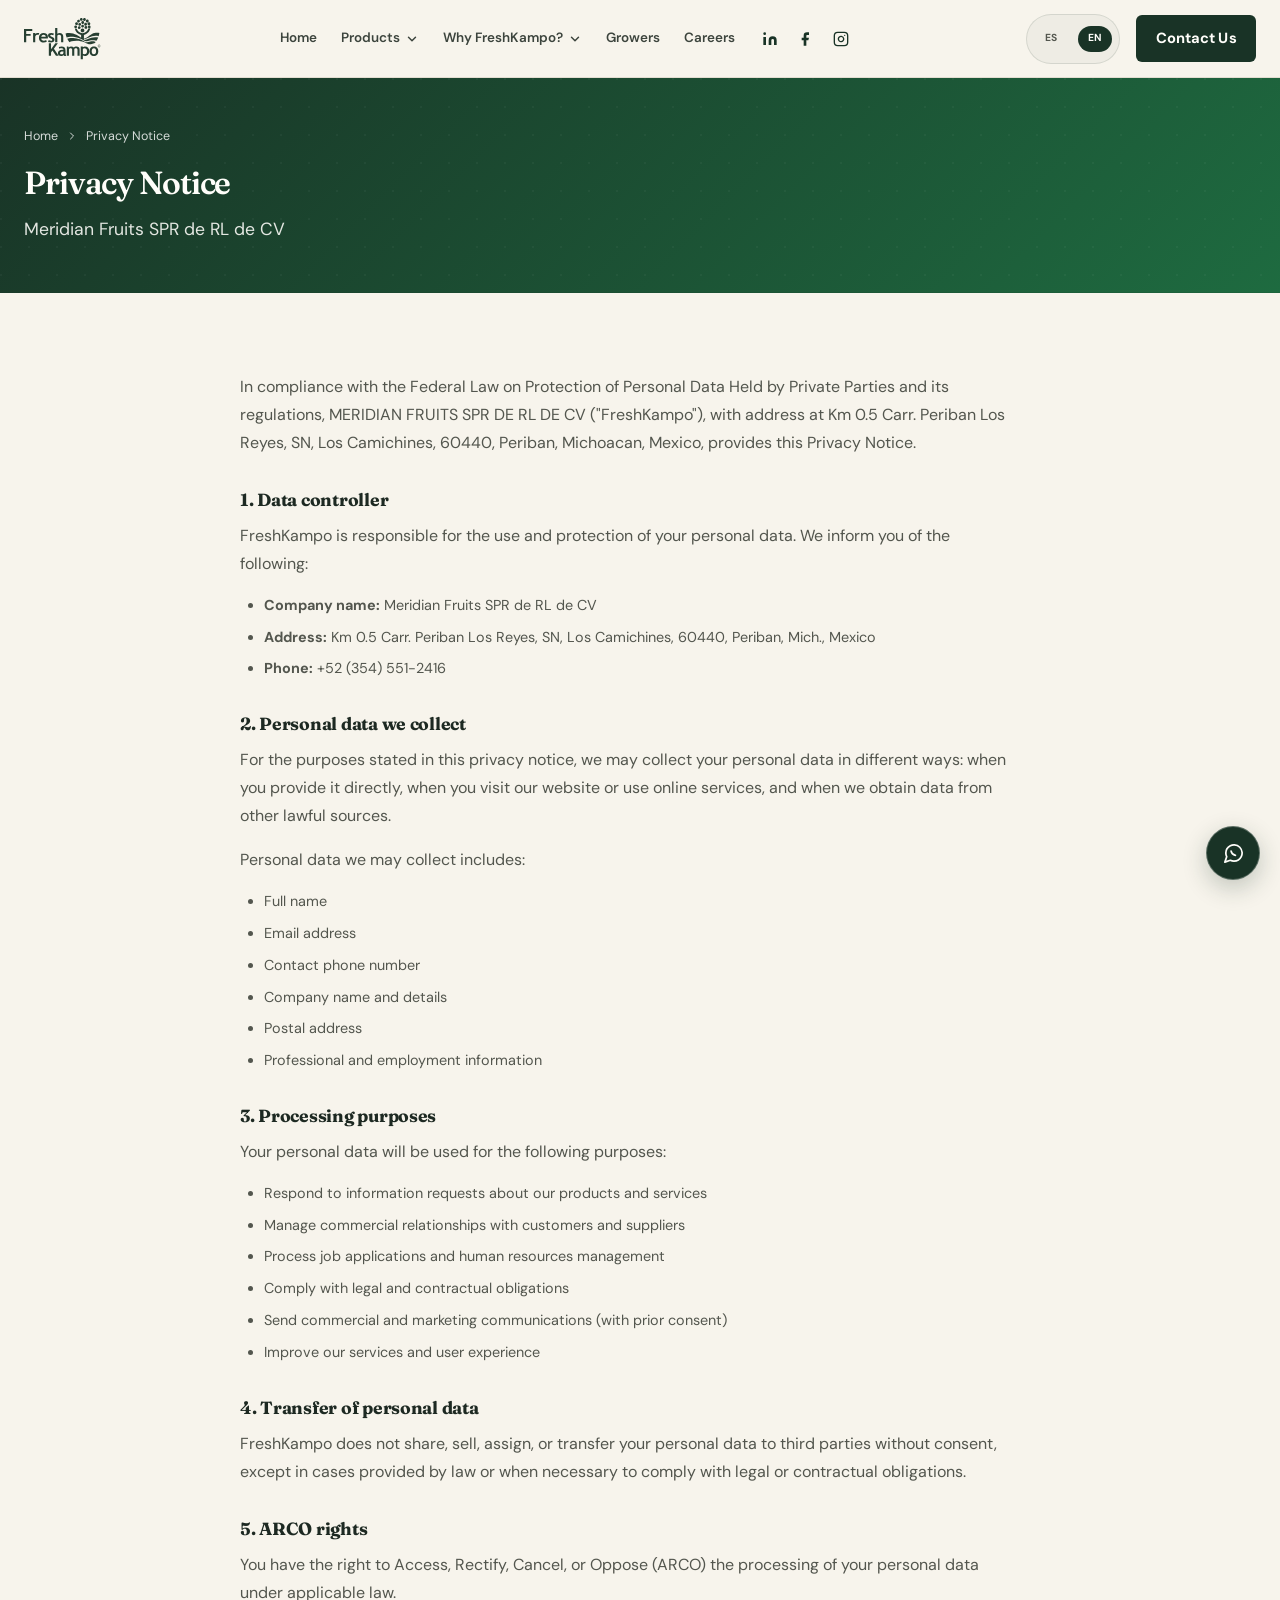
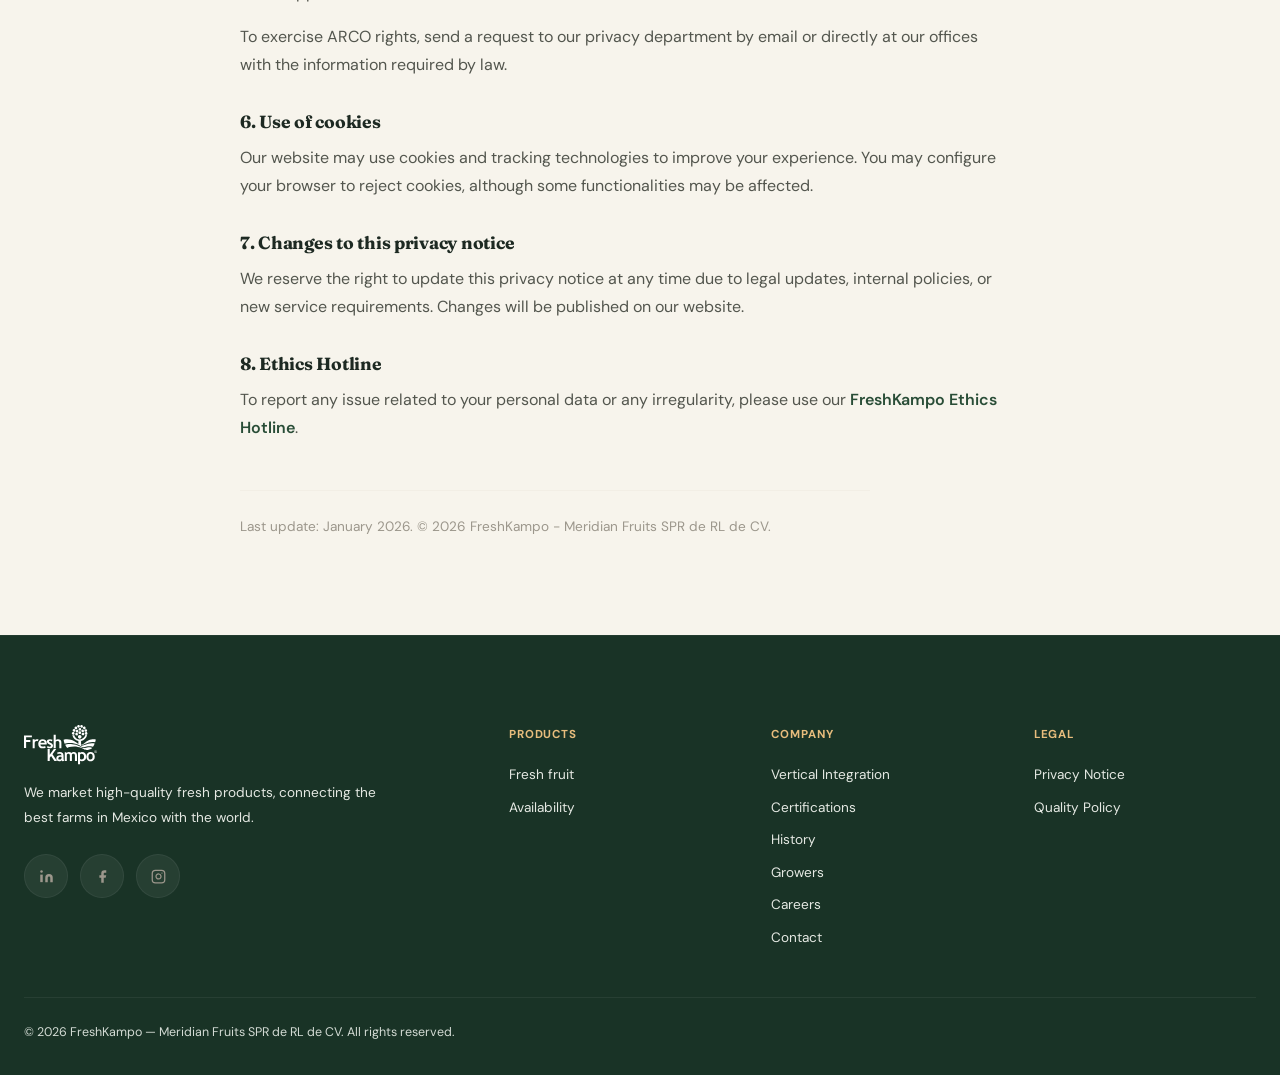
<file: aviso-privacidad.html>
<!DOCTYPE html>
<html lang="es">
<head>
  <meta charset="UTF-8" />
  <meta name="viewport" content="width=device-width, initial-scale=1.0" />
  <title>Aviso de Privacidad — FreshKampo | Meridian Fruits SPR de RL de CV</title>
  <meta name="description" content="Aviso de privacidad de FreshKampo — Meridian Fruits SPR de RL de CV. Protección de datos personales conforme a la Ley Federal de Protección de Datos Personales." />
  <meta name="robots" content="noindex" />
  <link rel="preconnect" href="https://fonts.googleapis.com" />
  <link rel="preconnect" href="https://fonts.gstatic.com" crossorigin />
  <link rel="icon" href="assets/img/faviconV2.png" type="image/png" />
  <link rel="stylesheet" href="css/style.css?v=20261104c" />
  <link rel="stylesheet" href="css/refresh.css?v=20261105f" />
</head>
<body>

<div id="nav-slot"></div>

<section class="page-hero" style="padding:var(--space-12) 0;">
  <div class="container">
    <nav class="breadcrumb" aria-label="Breadcrumb">
      <a href="index.html">Home</a>
      <svg xmlns="http://www.w3.org/2000/svg" viewBox="0 0 24 24" fill="none" stroke="currentColor" stroke-width="2" stroke-linecap="round" stroke-linejoin="round" width="12" height="12"><polyline points="9 18 15 12 9 6"/></svg>
      <span>Aviso de Privacidad</span>
    </nav>
    <h1 style="margin-top:.75rem;font-size:2rem;">Aviso de Privacidad</h1>
    <p>Meridian Fruits SPR de RL de CV</p>
  </div>
</section>

<section class="content-page">
  <div class="container" style="max-width:800px;">
    <div class="prose">
      <p>En cumplimiento con lo dispuesto por la <strong>Ley Federal de Protección de Datos Personales en Posesión de los Particulares</strong> (LFPDPPP) y su Reglamento, <strong>MERIDIAN FRUITS SPR DE RL DE CV</strong> (en adelante "FreshKampo"), con domicilio en Km 0.5 Carr. Peribán Los Reyes, SN, Los Camichines, 60440, Peribán, Michoacán, México, pone a su disposición el presente Aviso de Privacidad.</p>

      <h3>1. Responsable del tratamiento</h3>
      <p>FreshKampo es responsable del uso y protección de sus datos personales, y al respecto le informamos lo siguiente:</p>
      <ul>
        <li><strong>Razón social:</strong> Meridian Fruits SPR de RL de CV</li>
        <li><strong>Domicilio:</strong> Km 0.5 Carr. Peribán Los Reyes, SN, Los Camichines, 60440, Peribán, Mich., México</li>
        <li><strong>Teléfono:</strong> +52 (354) 551-2416</li>
      </ul>

      <h3>2. Datos personales que recabamos</h3>
      <p>Para las finalidades señaladas en este aviso de privacidad, podemos recabar sus datos personales de distintas formas: cuando usted nos los proporciona directamente, cuando visita nuestro sitio de internet o utiliza nuestros servicios en línea, y cuando obtenemos información a través de otras fuentes que están permitidas por la ley.</p>
      <p>Los datos personales que podemos recabar incluyen:</p>
      <ul>
        <li>Nombre completo</li>
        <li>Correo electrónico</li>
        <li>Teléfono de contacto</li>
        <li>Nombre y datos de la empresa</li>
        <li>Dirección postal</li>
        <li>Información profesional y laboral</li>
      </ul>

      <h3>3. Finalidades del tratamiento</h3>
      <p>Sus datos personales serán utilizados para las siguientes finalidades:</p>
      <ul>
        <li>Atender solicitudes de información sobre nuestros productos y servicios</li>
        <li>Gestionar relaciones comerciales con clientes y proveedores</li>
        <li>Procesar solicitudes de empleo y gestión de recursos humanos</li>
        <li>Dar cumplimiento a obligaciones legales y contractuales</li>
        <li>Enviar comunicaciones comerciales y de marketing (con su consentimiento previo)</li>
        <li>Mejorar nuestros servicios y experiencia de usuario</li>
      </ul>

      <h3>4. Transferencia de datos personales</h3>
      <p>FreshKampo no comparte, vende, cede ni transfiere sus datos personales a terceros sin su consentimiento, salvo en los casos previstos en el artículo 37 de la LFPDPPP o cuando resulte necesario para dar cumplimiento a obligaciones contractuales o legales.</p>

      <h3>5. Derechos ARCO</h3>
      <p>Usted tiene derecho a conocer qué datos personales tenemos de usted, para qué los utilizamos y las condiciones del uso que les damos (Acceso). Asimismo, es su derecho solicitar la corrección de su información personal en caso de que esté desactualizada, sea inexacta o incompleta (Rectificación); que la eliminemos de nuestros registros o bases de datos cuando considere que la misma no está siendo utilizada conforme a los principios, deberes y obligaciones previstas en la normativa (Cancelación); así como oponerse al uso de sus datos personales para fines específicos (Oposición). Estos derechos se conocen como los derechos ARCO.</p>
      <p>Para ejercer cualquiera de los derechos ARCO, usted deberá enviar una solicitud al correo electrónico de nuestro departamento de privacidad o directamente a nuestras oficinas, con la información requerida por la ley.</p>

      <h3>6. Uso de cookies</h3>
      <p>Nuestro sitio web puede utilizar cookies y otras tecnologías de seguimiento para mejorar la experiencia del usuario. Puede configurar su navegador para rechazar cookies, aunque esto podría afectar algunas funcionalidades del sitio.</p>

      <h3>7. Cambios al aviso de privacidad</h3>
      <p>Nos reservamos el derecho de efectuar en cualquier momento modificaciones o actualizaciones al presente aviso de privacidad, en atención a novedades legislativas, políticas internas o nuevos requerimientos para la prestación u ofrecimiento de nuestros servicios o productos. Estas modificaciones estarán disponibles a través de nuestro sitio web.</p>

      <h3>8. Línea Ética</h3>
      <p>Para reportar cualquier situación relacionada con el uso de sus datos personales o cualquier otra irregularidad, puede utilizar nuestra <a href="https://alzalavozfreshkampo.ethicsglobal.com/" target="_blank" rel="noopener" style="color:var(--c-primary);font-weight:600;">Línea Ética FreshKampo</a>.</p>

      <p style="margin-top:3rem;font-size:.85rem;color:var(--c-gray-400);border-top:1px solid var(--c-gray-100);padding-top:1.5rem;">Última actualización: Enero 2026. © 2026 FreshKampo — Meridian Fruits SPR de RL de CV.</p>
    </div>
  </div>
</section>

<div id="footer-slot"></div>
<div id="modal-slot"></div>
<script src="js/i18n.js?v=20261105f"></script>
<script src="js/nav.js?v=20261105f"></script>
<script src="js/app.js?v=20261105f"></script>
<script src="js/page-i18n-overrides.js"></script>
</body>
</html>
</file>
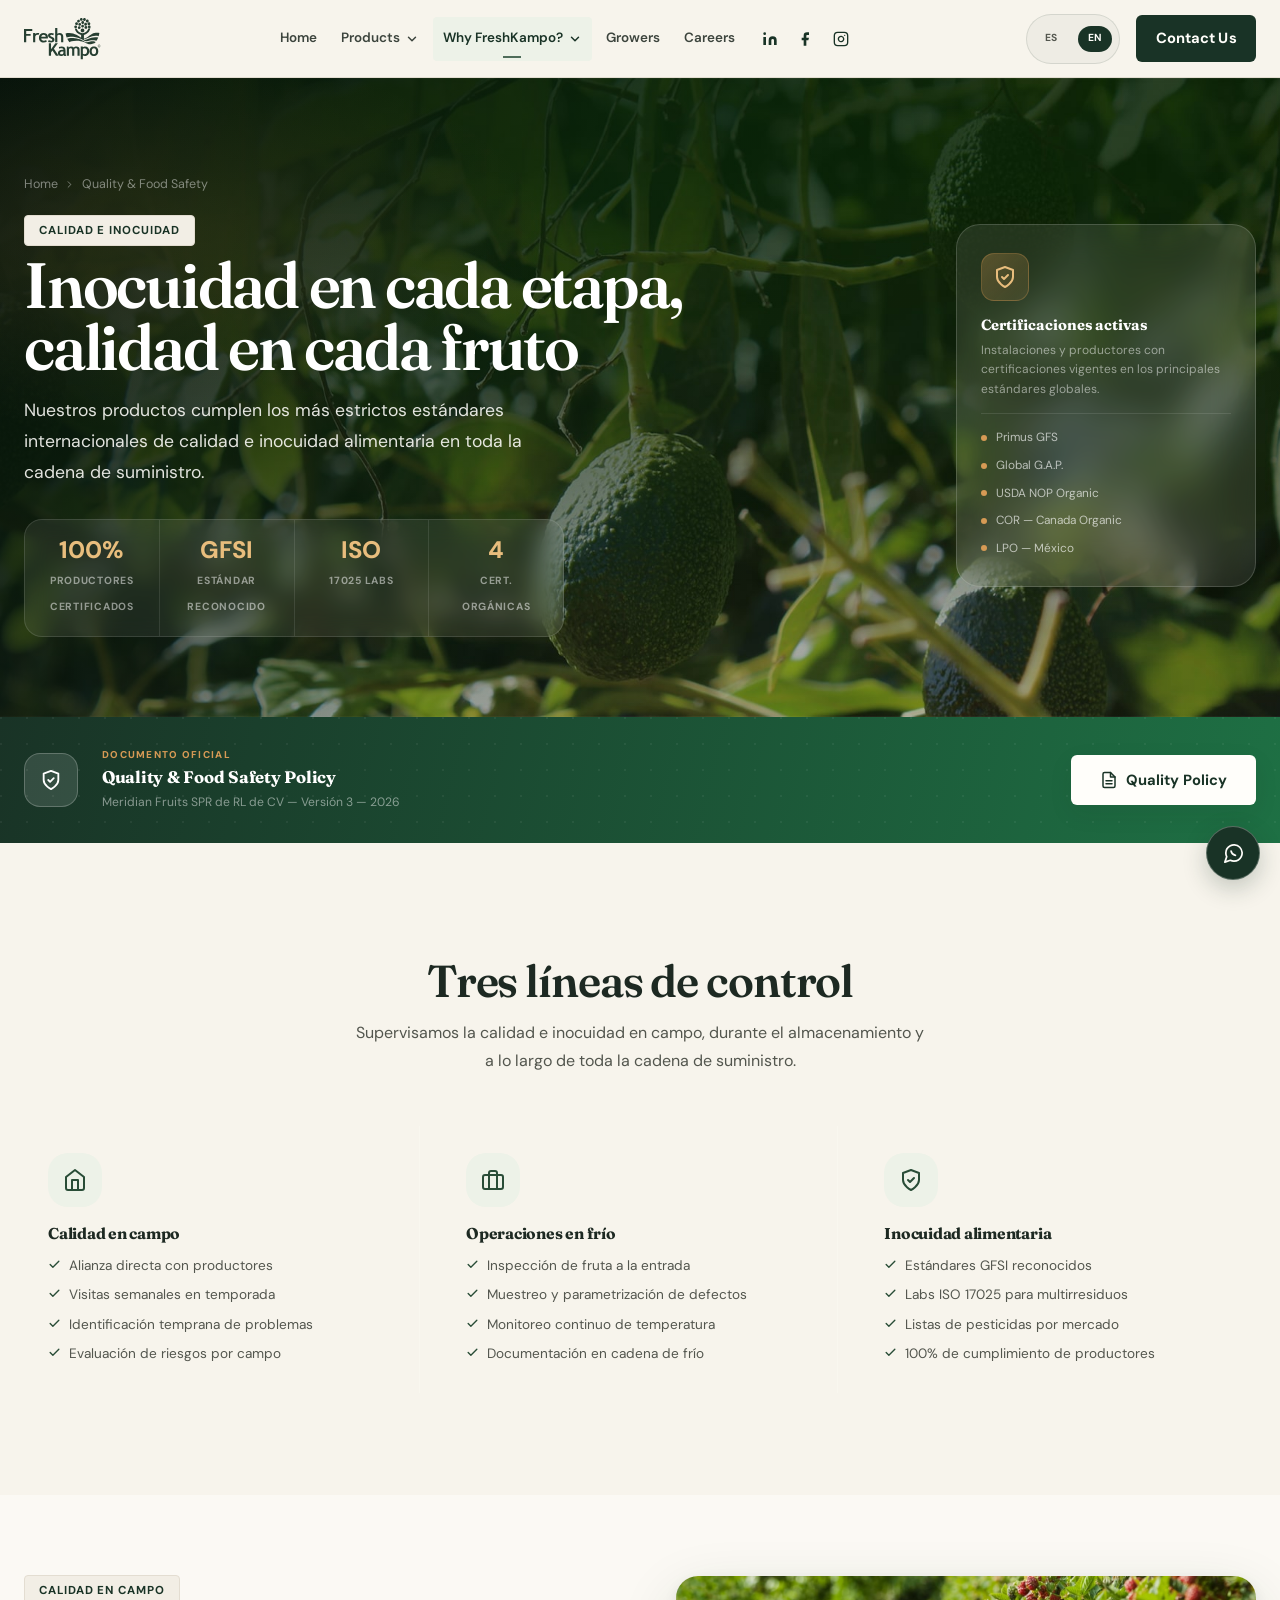
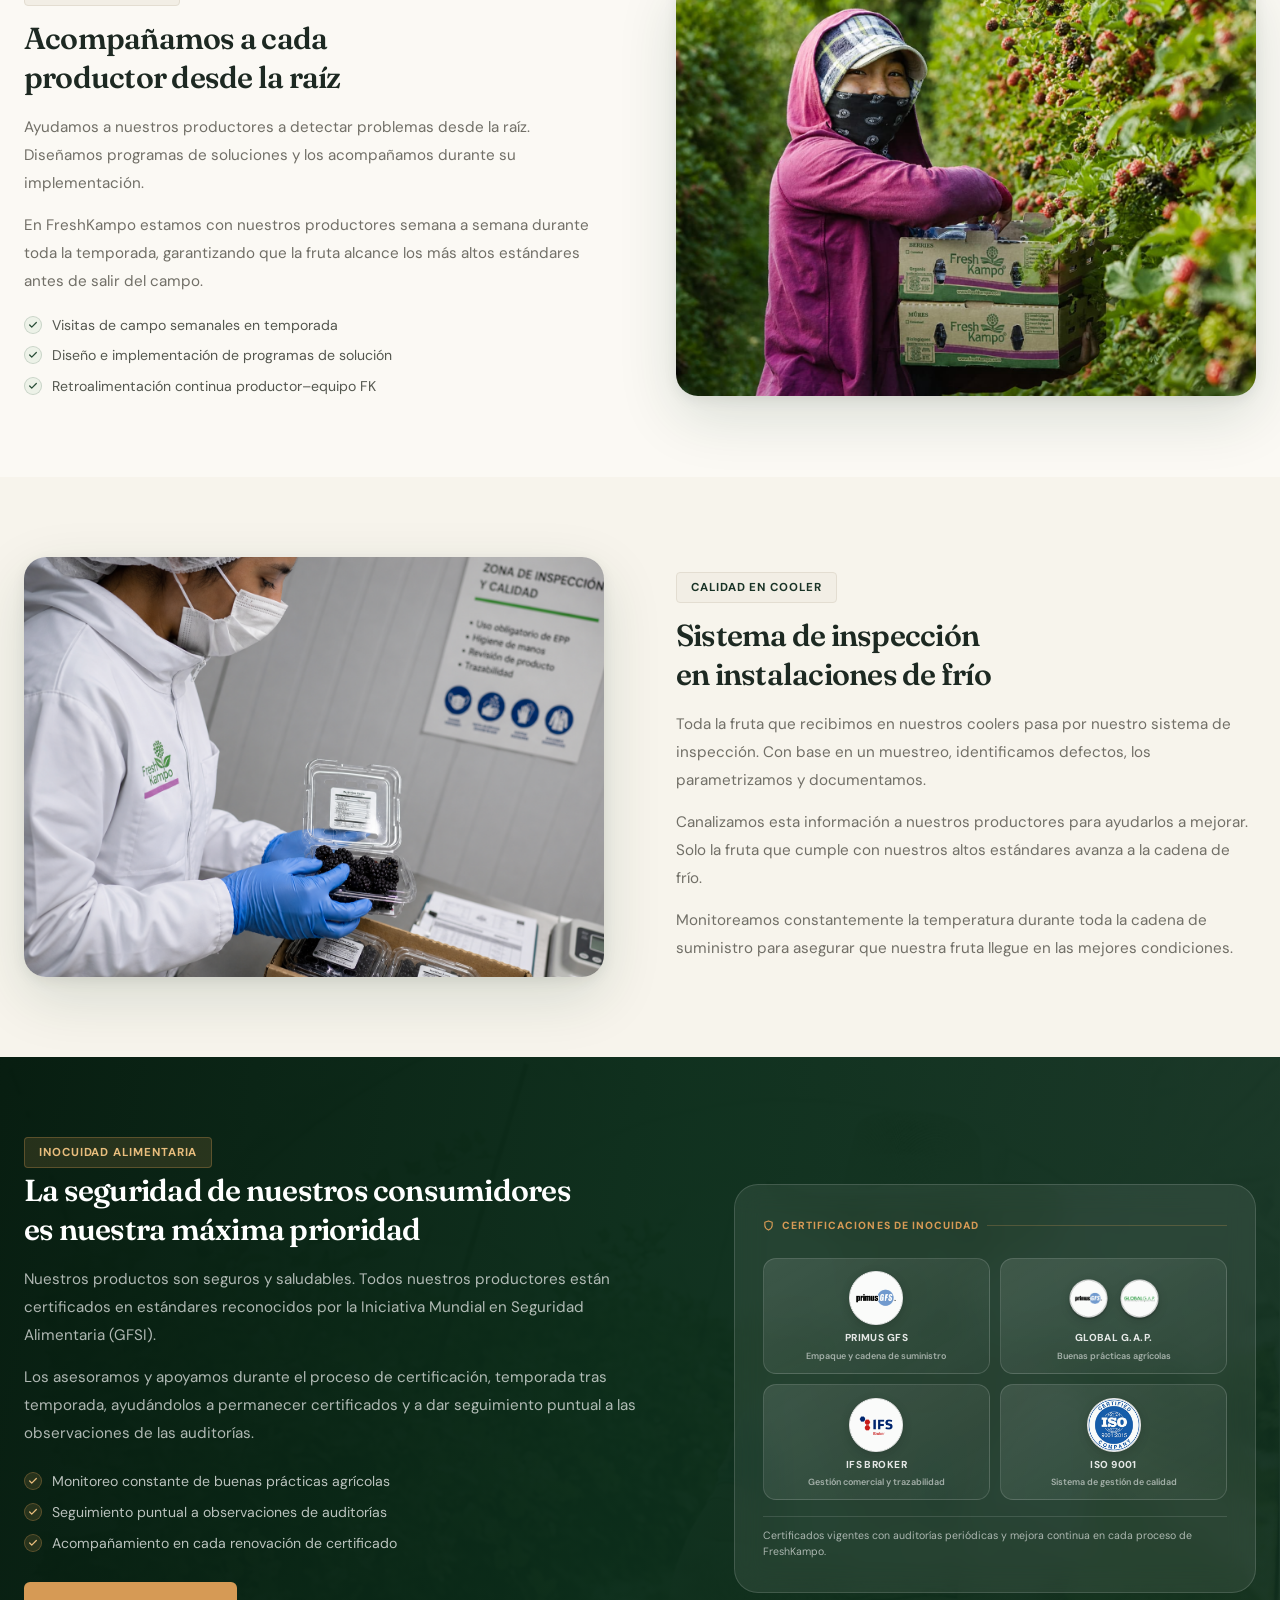
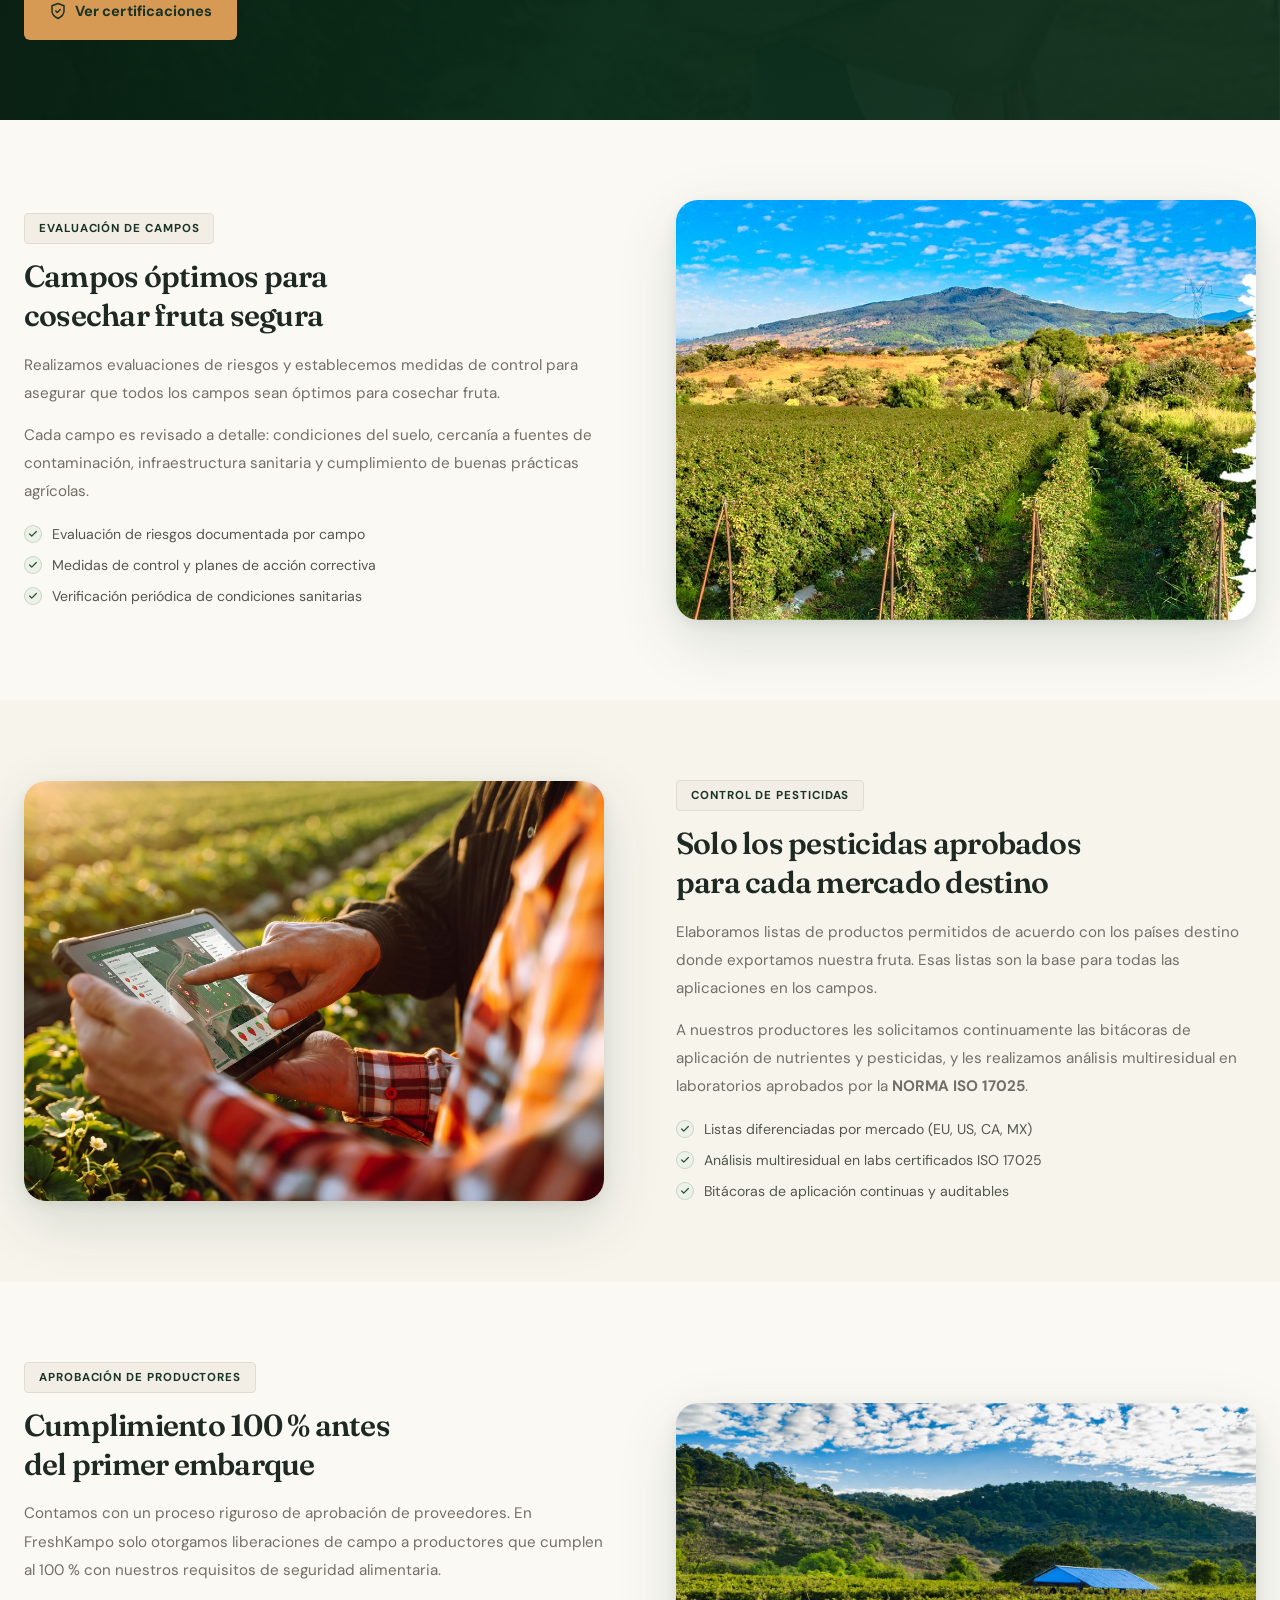
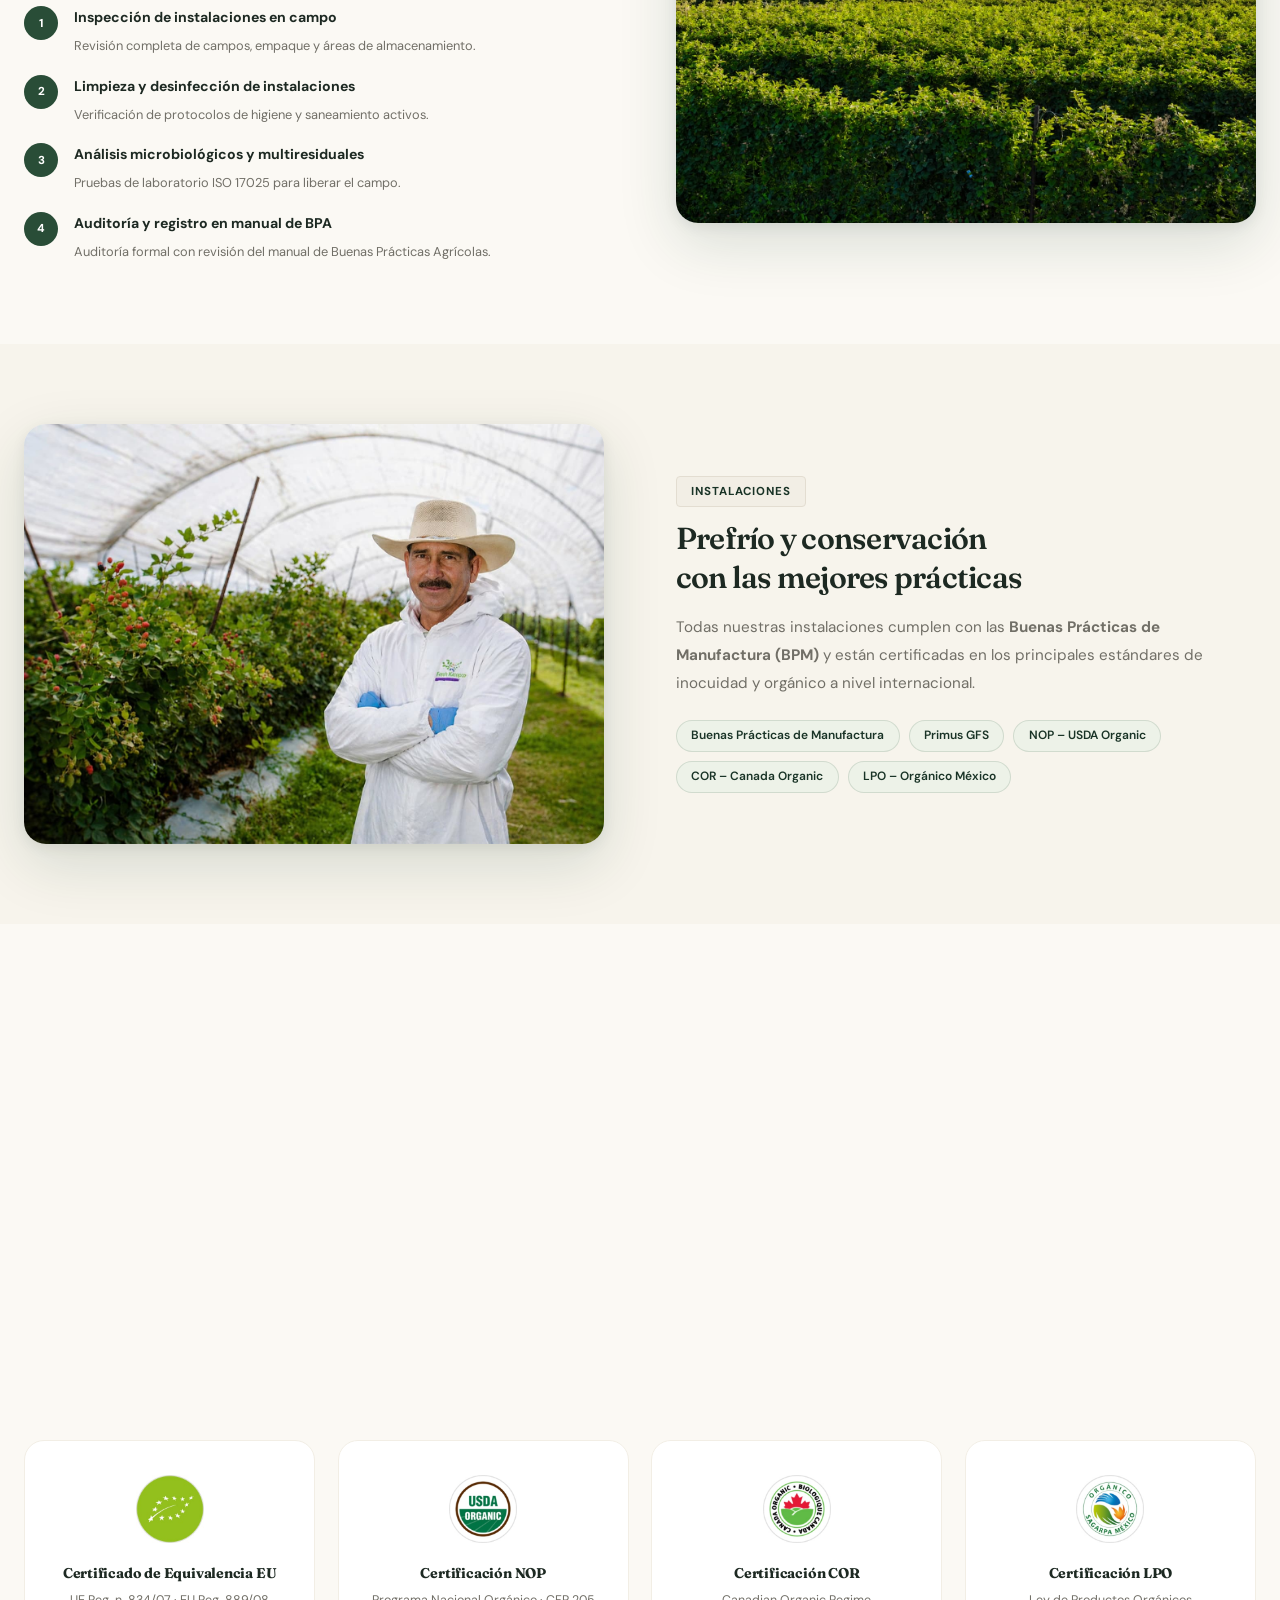
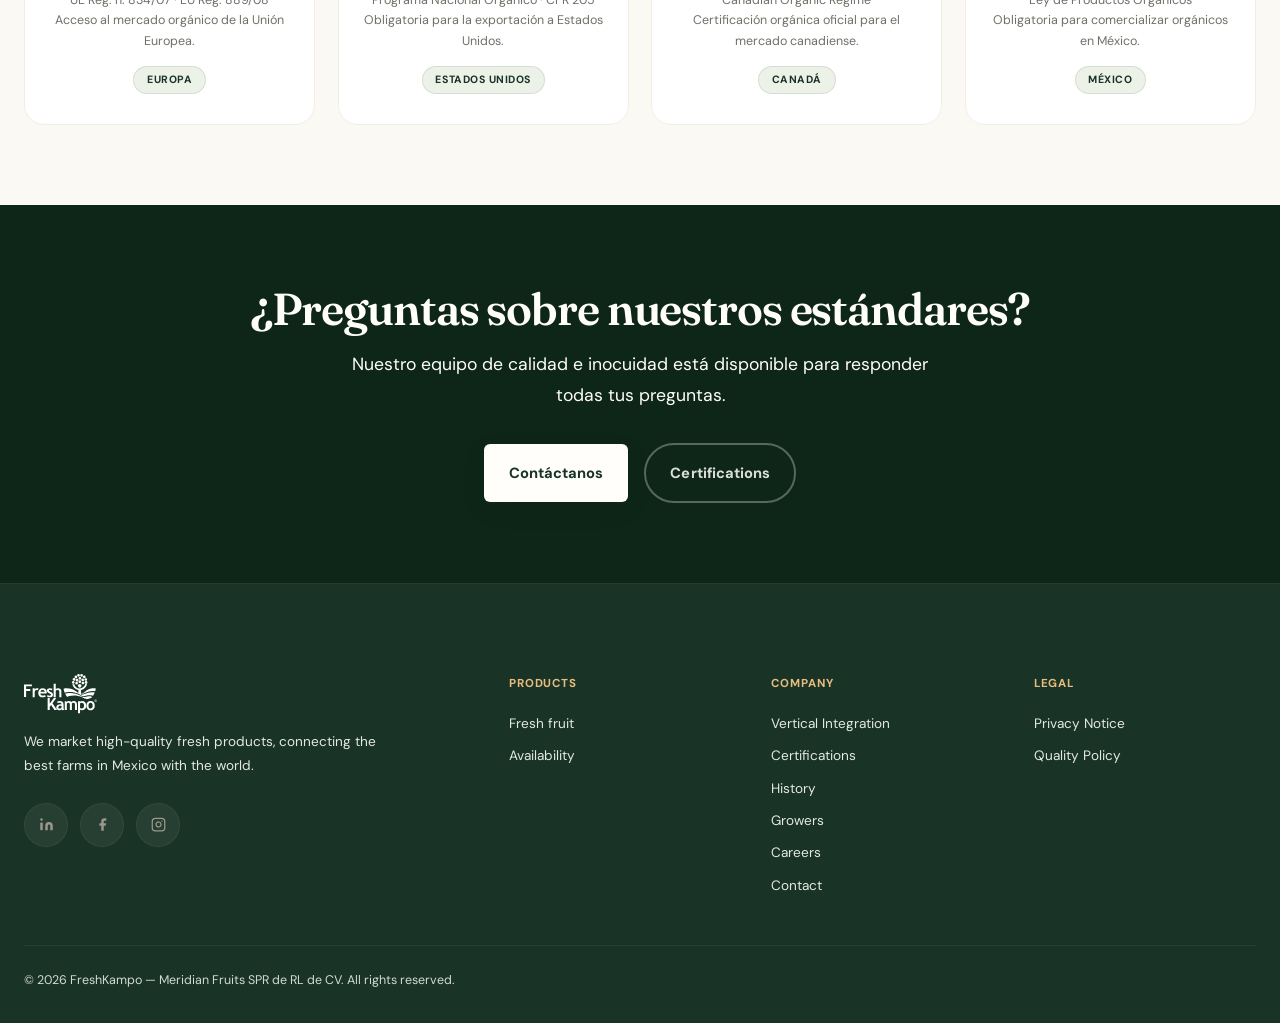
<file: calidad-inocuidad.html>
<!DOCTYPE html>
<html lang="es">
<head>
  <meta charset="UTF-8" />
  <meta name="viewport" content="width=device-width, initial-scale=1.0" />
  <title>Calidad e Inocuidad — FreshKampo | GFSI, BPA, Cadena de Frío</title>
  <meta name="description" content="Conoce los estándares de calidad e inocuidad de FreshKampo: GFSI, BPA, análisis multirresiduos, auditorías de productores y política de calidad." />
  <link rel="canonical" href="https://freshkampo.com/calidad-inocuidad" />
  <link rel="preconnect" href="https://fonts.googleapis.com" />
  <link rel="preconnect" href="https://fonts.gstatic.com" crossorigin />
  <link rel="icon" href="assets/img/faviconV2.png" type="image/png" />
  <link rel="stylesheet" href="css/style.css?v=20261104c" />
  <link rel="stylesheet" href="css/refresh.css?v=20261105f" />
  <style>
    /* ══ HERO ══ */
    .cq-hero{position:relative;background-image:url('assets/img/wrapper-calidad.jpg');background-size:cover;background-position:center 40%;background-repeat:no-repeat;min-height:620px;display:flex;align-items:center;padding:6rem 0 5rem;overflow:hidden;}
    .cq-hero::before{content:'';position:absolute;inset:0;z-index:0;background:linear-gradient(120deg, rgb(5 18 10) 0%, rgb(8 35 18 / 30%) 40%, rgb(14 52 28 / 0%) 65%, rgba(4, 12, 6, .15) 100%)}
    .cq-hero::after{content:'';position:absolute;inset:0;z-index:0;background:radial-gradient(ellipse 55% 50% at 10% 25%,rgba(214,154,85,.12) 0%,transparent 60%);pointer-events:none;}
    .cq-hero .container{position:relative;z-index:1;}
    .cq-hero-grid{display:grid;grid-template-columns:1fr 300px;gap:3rem;align-items:center;}
    .cq-hero .breadcrumb{display:flex;align-items:center;gap:.4rem;font-size:.78rem;color:rgba(255,255,255,.45);margin-bottom:1.25rem;}
    .cq-hero .breadcrumb a{color:rgba(255,255,255,.45);}
    .cq-hero .breadcrumb a:hover{color:#fff;}
    .cq-hero h1{color:#fff;margin:.5rem 0 1rem;max-width:660px;}
    .cq-hero-lead{color:rgba(255,255,255,.72);font-size:1.1rem;max-width:560px;margin-bottom:2rem;}
    .cq-stats{display:flex;background:rgba(255,255,255,.07);backdrop-filter:blur(12px);-webkit-backdrop-filter:blur(12px);border:1px solid rgba(255,255,255,.12);border-radius:18px;overflow:hidden;max-width:540px;}
    .cq-stat{flex:1;padding:1.1rem 1rem;text-align:center;border-right:1px solid rgba(255,255,255,.1);}
    .cq-stat:last-child{border-right:none;}
    .cq-stat strong{display:block;font-size:1.5rem;font-weight:800;color:var(--c-accent-light);line-height:1;margin-bottom:.25rem;}
    .cq-stat span{font-size:.65rem;font-weight:700;color:rgba(255,255,255,.5);text-transform:uppercase;letter-spacing:.07em;}
    .cq-hero-card{background:rgba(255,255,255,.09);backdrop-filter:blur(20px);-webkit-backdrop-filter:blur(20px);border:1px solid rgba(255,255,255,.16);border-radius:24px;padding:1.75rem 1.5rem;}
    .cq-hero-card-icon{width:48px;height:48px;border-radius:13px;background:linear-gradient(135deg,rgba(214,154,85,.3),rgba(214,154,85,.1));border:1px solid rgba(214,154,85,.3);display:flex;align-items:center;justify-content:center;margin-bottom:.9rem;}
    .cq-hero-card h4{font-size:.92rem;font-weight:700;color:#fff;margin-bottom:.4rem;line-height:1.3;}
    .cq-hero-card p{font-size:.75rem;color:rgba(255,255,255,.5);line-height:1.6;margin:0;}
    .cq-hero-card hr{border:none;border-top:1px solid rgba(255,255,255,.1);margin:.9rem 0;}
    .cq-cert-list{display:flex;flex-direction:column;gap:.5rem;}
    .cq-cert-row{display:flex;align-items:center;gap:.55rem;font-size:.74rem;color:rgba(255,255,255,.65);}
    .cq-cert-dot{width:6px;height:6px;border-radius:50%;background:var(--c-accent);flex-shrink:0;}
    /* ══ SPLIT SECTIONS ══ */
    .cq-split{padding:5rem 0;}
    .cq-split.bg-gray{background:var(--c-gray-50);}
    .cq-split-grid{display:grid;grid-template-columns:1fr 1fr;gap:4.5rem;align-items:center;}
    .cq-badge{margin-bottom:.6rem;}
    .cq-split-grid h2{font-size:clamp(1.4rem,2.8vw,1.9rem);color:var(--c-gray-900);margin:.2rem 0 1rem;line-height:1.28;}
    .cq-split-grid p{color:var(--c-gray-500);font-size:.95rem;line-height:1.85;margin-bottom:.85rem;}
    .cq-split-grid p:last-of-type{margin-bottom:0;}
    .cq-pic{border-radius:22px;overflow:hidden;box-shadow:0 20px 60px rgba(13,55,32,.14),0 4px 14px rgba(0,0,0,.07);line-height:0;}
    .cq-pic img{width:100%;height:420px;object-fit:cover;object-position:center;display:block;transition:transform .5s cubic-bezier(.22,.61,.36,1);}
    .cq-pic:hover img{transform:scale(1.04);}
    /* logos variant — contain, no crop */
    .cq-pic--logos{background:#fff;border:1px solid var(--c-gray-100);}
    .cq-pic--logos img{height:auto;min-height:280px;object-fit:contain;padding:2.5rem 2rem;}
    .cq-pic--logos:hover img{transform:none;}
    .cq-checks{display:flex;flex-direction:column;gap:.6rem;margin-top:1.2rem;padding:0;list-style:none;}
    .cq-checks li{display:flex;gap:.65rem;align-items:flex-start;font-size:.88rem;color:var(--c-gray-600);line-height:1.5;}
    .cq-check-icon{flex-shrink:0;width:18px;height:18px;margin-top:1px;border-radius:50%;background:var(--c-primary-50);border:1.5px solid rgba(41,77,55,.18);display:flex;align-items:center;justify-content:center;}
    .cq-check-icon svg{width:10px;height:10px;}
    .cq-steps{display:flex;flex-direction:column;gap:1rem;margin-top:1.4rem;}
    .cq-step{display:flex;gap:1rem;align-items:flex-start;}
    .cq-step-n{width:34px;height:34px;border-radius:50%;background:var(--c-primary);color:#fff;display:flex;align-items:center;justify-content:center;font-size:.72rem;font-weight:800;flex-shrink:0;}
    .cq-step-body strong{display:block;font-size:.88rem;font-weight:700;color:var(--c-gray-900);margin-bottom:.18rem;}
    .cq-step-body span{font-size:.8rem;color:var(--c-gray-500);line-height:1.5;}
    .cq-tag-row{display:flex;flex-wrap:wrap;gap:.55rem;margin-top:1.4rem;}
    .cq-tag{display:inline-flex;align-items:center;gap:.4rem;font-size:.75rem;font-weight:600;color:var(--c-primary-dark);background:var(--c-primary-50);border:1px solid rgba(41,77,55,.14);border-radius:9999px;padding:.32rem .9rem;}
    /* ══ INOCUIDAD DARK ══ */
    .cq-dark{position:relative;padding:5rem 0;background:var(--c-primary-dark);overflow:hidden;}
    .cq-dark-bg{position:absolute;inset:0;z-index:0;}
    .cq-dark-bg img{width:100%;height:100%;object-fit:cover;opacity:.18;filter:saturate(.5) brightness(.7);display:block;}
    .cq-dark-bg::after{content:'';position:absolute;inset:0;background:linear-gradient(100deg,rgba(6,28,15,.96) 0%,rgba(10,45,25,.84) 50%,rgba(10,45,25,.55) 100%);}
    .cq-dark .container{position:relative;z-index:1;}
    .cq-dark-grid{display:grid;grid-template-columns:1.1fr .9fr;gap:4.5rem;align-items:center;}
    .cq-dark-text h2{font-size:clamp(1.4rem,2.8vw,1.9rem);color:#fff;margin:.2rem 0 1rem;line-height:1.28;}
    .cq-dark-text p{color:rgba(255,255,255,.68);font-size:.95rem;line-height:1.85;margin-bottom:.85rem;}
    .cq-dark-text p:last-of-type{margin-bottom:1.5rem;}
    .cq-dark-text .cq-checks li{color:rgba(255,255,255,.72);}
    .cq-dark-text .cq-check-icon{background:rgba(214,154,85,.15);border-color:rgba(214,154,85,.3);}
    .cq-dark-text .cq-check-icon svg{stroke:var(--c-accent-light);}
    .cq-panel{background:rgba(255,255,255,.08);backdrop-filter:blur(14px);-webkit-backdrop-filter:blur(14px);border:1px solid rgba(255,255,255,.14);border-radius:24px;padding:2rem 1.75rem;}
    .cq-panel-label{font-size:.65rem;font-weight:800;letter-spacing:.1em;text-transform:uppercase;color:var(--c-accent);margin-bottom:1.5rem;display:flex;align-items:center;gap:.5rem;}
    .cq-panel-label::after{content:'';flex:1;height:1px;background:rgba(214,154,85,.25);}
    .cq-panel img{width:100%;height:auto;display:block;filter:brightness(0) invert(1);opacity:.82;}
    .cq-panel-badges{display:grid;grid-template-columns:1fr 1fr;gap:.6rem;margin-top:1.4rem;}
    .cq-panel-badge{background:rgba(255,255,255,.07);border:1px solid rgba(255,255,255,.1);border-radius:11px;padding:.75rem .85rem;display:flex;align-items:center;gap:.6rem;}
    .cq-panel-badge-dot{width:7px;height:7px;border-radius:50%;background:var(--c-accent);flex-shrink:0;}
    .cq-panel-badge span{font-size:.73rem;font-weight:600;color:rgba(255,255,255,.72);line-height:1.3;}
    .cq-cta-row{display:flex;gap:.85rem;flex-wrap:wrap;margin-top:1.75rem;}
    /* ══ ORGÁNICO ══ */
    .cq-organic{padding:5rem 0;background:var(--c-gray-50);}
    .cq-organic-grid{display:grid;grid-template-columns:1fr 1fr;gap:4.5rem;align-items:center;margin-bottom:3.5rem;}
    .cq-organic-grid h2{font-size:clamp(1.4rem,2.8vw,1.9rem);color:var(--c-gray-900);margin:.2rem 0 1rem;}
    .cq-organic-grid p{color:var(--c-gray-500);font-size:.95rem;line-height:1.85;margin-bottom:.85rem;}
    .cq-organic-grid p:last-of-type{margin-bottom:0;}
    .cq-org-pic{border-radius:22px;overflow:hidden;line-height:0;box-shadow:0 20px 60px rgba(13,55,32,.12);position:relative;}
    .cq-org-pic img{width:100%;height:380px;object-fit:cover;display:block;transition:transform .5s cubic-bezier(.22,.61,.36,1);}
    .cq-org-pic:hover img{transform:scale(1.04);}
    .cq-org-badge{position:absolute;bottom:1.1rem;left:1.1rem;background:rgba(255,255,255,.92);backdrop-filter:blur(8px);border:1px solid rgba(41,77,55,.12);border-radius:13px;padding:.6rem 1rem;display:flex;align-items:center;gap:.5rem;}
    .cq-org-badge span{font-size:.76rem;font-weight:700;color:var(--c-primary-dark);}
    /* ══ CERT CARDS ══ */
    .cq-cert-grid{display:grid;grid-template-columns:repeat(4,1fr);gap:1.4rem;}
    .cq-cert-card{background:#fff;border:1px solid var(--c-gray-100);border-radius:20px;padding:1.85rem 1.4rem;display:flex;flex-direction:column;align-items:center;text-align:center;transition:box-shadow .25s,transform .25s;position:relative;overflow:hidden;}
    .cq-cert-card::before{content:'';position:absolute;top:0;left:0;right:0;height:3px;background:linear-gradient(90deg,var(--c-primary),var(--c-accent));opacity:0;transition:opacity .25s;}
    .cq-cert-card:hover{box-shadow:0 14px 44px rgba(13,55,32,.12);transform:translateY(-5px);}
    .cq-cert-card:hover::before{opacity:1;}
    .cq-cert-logo{height:76px;display:flex;align-items:center;justify-content:center;margin-bottom:1.1rem;}
    .cq-cert-logo img{max-height:68px;max-width:130px;width:auto;object-fit:contain;display:block;}
    .cq-cert-card h3{font-size:.88rem;font-weight:700;color:var(--c-gray-900);margin:0 0 .45rem;line-height:1.3;}
    .cq-cert-card p{font-size:.78rem;color:var(--c-gray-500);line-height:1.65;margin:0 0 .9rem;}
    .cq-cert-ctag{display:inline-flex;align-items:center;gap:.3rem;font-size:.66rem;font-weight:700;letter-spacing:.05em;text-transform:uppercase;color:var(--c-primary-dark);background:var(--c-primary-50);border:1px solid rgba(41,77,55,.12);border-radius:9999px;padding:.28rem .8rem;margin-top:auto;}
    /* ══ PILLARS ══ */
    .cq-pillars{display:grid;grid-template-columns:repeat(3,1fr);gap:1.4rem;margin-top:2rem;}
    /* ══ ANIMATIONS — own observer, no dependency on app.js ══ */
    .ani{opacity:0;transform:translateY(26px);transition:opacity .6s ease,transform .65s cubic-bezier(.22,.61,.36,1);}
    .ani.from-left{transform:translateX(-30px);}
    .ani.from-right{transform:translateX(30px);}
    .ani.visible{opacity:1 !important;transform:translate(0,0) !important;}
    .ani-d1{transition-delay:.1s;}.ani-d2{transition-delay:.2s;}.ani-d3{transition-delay:.3s;}.ani-d4{transition-delay:.4s;}
    /* ══ RESPONSIVE ══ */
    @media(max-width:1024px){.cq-cert-grid{grid-template-columns:repeat(2,1fr);}}
    @media(max-width:900px){
      .cq-hero-grid,.cq-split-grid,.cq-dark-grid,.cq-organic-grid{grid-template-columns:1fr;gap:2.4rem;}
      .cq-hero-card{display:none;}
      .cq-stats{max-width:100%;}
      .cq-pic img{height:280px;}
      .cq-org-pic img{height:260px;}
      .cq-split,.cq-dark,.cq-organic{padding:3rem 0;}
      .cq-pillars{grid-template-columns:1fr 1fr;}
      .cq-panel-badges{grid-template-columns:1fr;}
      .cq-pic img,.cq-org-pic img{height:260px;}
      .cq-pic--logos{background:var(--c-gray-50);border:1px solid var(--c-gray-100);}
      .cq-pic--logos img{height:auto;min-height:180px;object-fit:contain;padding:2rem;}
    }
    @media(max-width:640px){
      .cq-hero{min-height:480px;padding:4rem 0 3rem;}
      .ani.from-left,.ani.from-right{transform:translateY(14px);}
      .cq-stats{flex-wrap:wrap;}
      .cq-stat{flex:1 1 calc(50% - 1px);border-bottom:1px solid rgba(255,255,255,.1);}
      .cq-stat:nth-child(3),.cq-stat:nth-child(4){border-bottom:none;}
      .cq-pillars{grid-template-columns:1fr;}
      .cq-cert-grid{grid-template-columns:1fr 1fr;gap:1rem;}
      .cq-cta-row{flex-direction:column;}
      .cq-pic img,.cq-org-pic img{height:220px;}
      .cq-pic--logos img{height:auto;min-height:140px;padding:1.25rem;}
      .cq-split-grid h2{font-size:1.3rem;}
    }
    @media(max-width:420px){
      .cq-cert-grid{grid-template-columns:1fr;}
      .cq-pic img,.cq-org-pic img{height:190px;}
      .cq-pic--logos img{min-height:110px;padding:1rem;}
    }
    /* ══ PANEL CERT LOGO GRID ══ */
    .cq-panel-logo-grid{display:grid;grid-template-columns:repeat(2,minmax(0,1fr));gap:.65rem;margin-bottom:.95rem;}
    .cq-panel-logo-item{position:relative;background:linear-gradient(150deg,rgba(255,255,255,.11),rgba(255,255,255,.03));border:1px solid rgba(255,255,255,.14);border-radius:13px;padding:.72rem .55rem .65rem;display:flex;flex-direction:column;align-items:center;justify-content:center;gap:.42rem;min-height:116px;transition:border-color var(--t-fast),background var(--t-fast),transform var(--t-fast),box-shadow var(--t-fast);overflow:hidden;}
    .cq-panel-logo-item::before{content:'';position:absolute;inset:0;background:linear-gradient(180deg,rgba(214,154,85,.16),rgba(214,154,85,0) 50%);opacity:0;transition:opacity var(--t-fast);pointer-events:none;}
    .cq-panel-logo-item:hover{background:linear-gradient(150deg,rgba(255,255,255,.18),rgba(255,255,255,.08));border-color:rgba(214,154,85,.4);transform:translateY(-2px);box-shadow:0 10px 22px rgba(0,0,0,.18);}
    .cq-panel-logo-item:hover::before{opacity:1;}
    .cq-panel-logo-item img{height:54px;width:auto;max-width:98px;object-fit:contain;display:block;opacity:.98;filter:drop-shadow(0 3px 6px rgba(0,0,0,.16));}
    .cq-panel-logo-item span{font-size:.63rem;font-weight:800;letter-spacing:.045em;text-transform:uppercase;color:rgba(255,255,255,.87);text-align:center;line-height:1.2;}
    .cq-panel-logo-item small{font-size:.56rem;font-weight:600;color:rgba(255,255,255,.56);line-height:1.2;text-align:center;}
    .cq-panel-note{font-size:.66rem;line-height:1.55;color:rgba(255,255,255,.62);border-top:1px solid rgba(255,255,255,.12);padding-top:.7rem;}
    /* ══ POLICY BANNER ══ */
    .cq-policy-banner{background:linear-gradient(105deg,var(--c-primary-dark) 0%,#1e7044 100%);padding:1.85rem 0;position:relative;overflow:hidden;}
    .cq-policy-banner::before{content:'';position:absolute;inset:0;background-image:radial-gradient(circle at 1px 1px,rgba(255,255,255,.055) 1px,transparent 0);background-size:26px 26px;}
    .cq-policy-banner-inner{position:relative;display:flex;align-items:center;gap:1.5rem;flex-wrap:wrap;}
    .cq-policy-banner-icon{width:54px;height:54px;border-radius:16px;background:rgba(255,255,255,.12);border:1px solid rgba(255,255,255,.22);display:flex;align-items:center;justify-content:center;flex-shrink:0;}
    .cq-policy-banner-text{flex:1;min-width:200px;}
    .cq-policy-banner-eyebrow{font-size:.62rem;font-weight:800;letter-spacing:.13em;text-transform:uppercase;color:var(--c-accent);margin-bottom:.25rem;}
    .cq-policy-banner-title{font-size:1.05rem;font-weight:700;color:#fff;margin:0 0 .3rem;line-height:1.2;}
    .cq-policy-banner-meta{font-size:.76rem;color:rgba(255,255,255,.48);margin:0;}
    .cq-policy-banner-btn{flex-shrink:0;display:inline-flex;align-items:center;gap:.5rem;}
    @media(max-width:600px){
      .cq-policy-banner-icon{display:none;}
      .cq-policy-banner-btn{width:100%;justify-content:center;}
    }
  </style>
</head>
<body>

<div id="nav-slot"></div>

<!-- ══ HERO ══ -->
<section class="cq-hero">
  <div class="container">
    <div class="cq-hero-grid">
      <div>
        <nav class="breadcrumb" aria-label="Breadcrumb">
          <a href="index.html">Home</a>
          <svg xmlns="http://www.w3.org/2000/svg" viewBox="0 0 24 24" fill="none" stroke="currentColor" stroke-width="2" stroke-linecap="round" stroke-linejoin="round" width="11" height="11"><polyline points="9 18 15 12 9 6"/></svg>
          <span data-i18n="nav-quality">Calidad e Inocuidad</span>
        </nav>
        <span class="badge badge-accent">Calidad e Inocuidad</span>
        <h1>Inocuidad en cada etapa,<br>calidad en cada fruto</h1>
        <p class="cq-hero-lead">Nuestros productos cumplen los más estrictos estándares internacionales de calidad e inocuidad alimentaria en toda la cadena de suministro.</p>
        <div class="cq-stats">
          <div class="cq-stat"><strong>100%</strong><span>Productores certificados</span></div>
          <div class="cq-stat"><strong>GFSI</strong><span>Estándar reconocido</span></div>
          <div class="cq-stat"><strong>ISO</strong><span>17025 labs</span></div>
          <div class="cq-stat"><strong>4</strong><span>Cert. orgánicas</span></div>
        </div>
      </div>
      <div class="cq-hero-card">
        <div class="cq-hero-card-icon">
          <svg xmlns="http://www.w3.org/2000/svg" viewBox="0 0 24 24" fill="none" stroke="var(--c-accent-light)" stroke-width="2" stroke-linecap="round" stroke-linejoin="round" width="24" height="24"><path d="M12 22s8-4 8-10V5l-8-3-8 3v7c0 6 8 10 8 10z"/><path d="M9 12l2 2 4-4"/></svg>
        </div>
        <h4>Certificaciones activas</h4>
        <p>Instalaciones y productores con certificaciones vigentes en los principales estándares globales.</p>
        <hr />
        <div class="cq-cert-list">
          <div class="cq-cert-row"><span class="cq-cert-dot"></span>Primus GFS</div>
          <div class="cq-cert-row"><span class="cq-cert-dot"></span>Global G.A.P.</div>
          <div class="cq-cert-row"><span class="cq-cert-dot"></span>USDA NOP Organic</div>
          <div class="cq-cert-row"><span class="cq-cert-dot"></span>COR — Canada Organic</div>
          <div class="cq-cert-row"><span class="cq-cert-dot"></span>LPO — México</div>
        </div>
      </div>
    </div>
  </div>
</section>

<!-- ══ BANNER POLÍTICA ══ -->
<section class="cq-policy-banner">
  <div class="container">
    <div class="cq-policy-banner-inner">
      <div class="cq-policy-banner-icon">
        <svg xmlns="http://www.w3.org/2000/svg" viewBox="0 0 24 24" fill="none" stroke="white" stroke-width="2" stroke-linecap="round" stroke-linejoin="round" width="22" height="22"><path d="M12 22s8-4 8-10V5l-8-3-8 3v7c0 6 8 10 8 10z"/><path d="M9 12l2 2 4-4"/></svg>
      </div>
      <div class="cq-policy-banner-text">
        <div class="cq-policy-banner-eyebrow">Documento oficial</div>
        <h3 class="cq-policy-banner-title" data-i18n="modal-badge">Política de Calidad &amp; Inocuidad</h3>
        <p class="cq-policy-banner-meta">Meridian Fruits SPR de RL de CV &mdash; Versión 3 &mdash; 2026</p>
      </div>
      <button class="btn btn-white cq-policy-banner-btn" data-modal="quality">
        <svg xmlns="http://www.w3.org/2000/svg" viewBox="0 0 24 24" fill="none" stroke="currentColor" stroke-width="2" stroke-linecap="round" stroke-linejoin="round" width="16" height="16"><path d="M14 2H6a2 2 0 0 0-2 2v16a2 2 0 0 0 2 2h12a2 2 0 0 0 2-2V8z"/><polyline points="14 2 14 8 20 8"/><line x1="16" y1="13" x2="8" y2="13"/><line x1="16" y1="17" x2="8" y2="17"/></svg>
        <span data-i18n="footer-link-quality">Ver política completa</span>
      </button>
    </div>
  </div>
</section>

<!-- ══ 3 PILARES ══ -->
<section class="section">
  <div class="container">
    <div class="section-header centered ani">
      <span class="badge">Proceso de calidad</span>
      <h2 style="margin-top:.7rem">Tres líneas de control</h2>
      <p style="margin:.5rem auto 0;max-width:580px;">Supervisamos la calidad e inocuidad en campo, durante el almacenamiento y a lo largo de toda la cadena de suministro.</p>
    </div>
    <div class="cq-pillars">
      <div class="stat-card ani ani-d1">
        <div style="width:54px;height:54px;border-radius:var(--r-xl);background:var(--c-primary-50);display:flex;align-items:center;justify-content:center;margin-bottom:1.1rem;">
          <svg xmlns="http://www.w3.org/2000/svg" viewBox="0 0 24 24" fill="none" stroke="var(--c-primary)" stroke-width="2" stroke-linecap="round" stroke-linejoin="round" width="24" height="24"><path d="M3 9l9-7 9 7v11a2 2 0 0 1-2 2H5a2 2 0 0 1-2-2z"/><polyline points="9 22 9 12 15 12 15 22"/></svg>
        </div>
        <h3 style="font-size:.98rem;font-weight:700;color:var(--c-gray-900);margin-bottom:.7rem;">Calidad en campo</h3>
        <ul style="display:flex;flex-direction:column;gap:.45rem;padding:0;list-style:none;">
          <li style="font-size:.85rem;color:var(--c-gray-600);display:flex;gap:.5rem;align-items:flex-start;"><svg xmlns="http://www.w3.org/2000/svg" viewBox="0 0 24 24" fill="none" stroke="var(--c-primary)" stroke-width="2.5" stroke-linecap="round" stroke-linejoin="round" width="13" height="13" style="flex-shrink:0;margin-top:3px;"><polyline points="20 6 9 17 4 12"/></svg>Alianza directa con productores</li>
          <li style="font-size:.85rem;color:var(--c-gray-600);display:flex;gap:.5rem;align-items:flex-start;"><svg xmlns="http://www.w3.org/2000/svg" viewBox="0 0 24 24" fill="none" stroke="var(--c-primary)" stroke-width="2.5" stroke-linecap="round" stroke-linejoin="round" width="13" height="13" style="flex-shrink:0;margin-top:3px;"><polyline points="20 6 9 17 4 12"/></svg>Visitas semanales en temporada</li>
          <li style="font-size:.85rem;color:var(--c-gray-600);display:flex;gap:.5rem;align-items:flex-start;"><svg xmlns="http://www.w3.org/2000/svg" viewBox="0 0 24 24" fill="none" stroke="var(--c-primary)" stroke-width="2.5" stroke-linecap="round" stroke-linejoin="round" width="13" height="13" style="flex-shrink:0;margin-top:3px;"><polyline points="20 6 9 17 4 12"/></svg>Identificación temprana de problemas</li>
          <li style="font-size:.85rem;color:var(--c-gray-600);display:flex;gap:.5rem;align-items:flex-start;"><svg xmlns="http://www.w3.org/2000/svg" viewBox="0 0 24 24" fill="none" stroke="var(--c-primary)" stroke-width="2.5" stroke-linecap="round" stroke-linejoin="round" width="13" height="13" style="flex-shrink:0;margin-top:3px;"><polyline points="20 6 9 17 4 12"/></svg>Evaluación de riesgos por campo</li>
        </ul>
      </div>
      <div class="stat-card ani ani-d2">
        <div style="width:54px;height:54px;border-radius:var(--r-xl);background:var(--c-primary-50);display:flex;align-items:center;justify-content:center;margin-bottom:1.1rem;">
          <svg xmlns="http://www.w3.org/2000/svg" viewBox="0 0 24 24" fill="none" stroke="var(--c-primary)" stroke-width="2" stroke-linecap="round" stroke-linejoin="round" width="24" height="24"><rect x="2" y="7" width="20" height="14" rx="2" ry="2"/><path d="M16 21V5a2 2 0 0 0-2-2h-4a2 2 0 0 0-2 2v16"/></svg>
        </div>
        <h3 style="font-size:.98rem;font-weight:700;color:var(--c-gray-900);margin-bottom:.7rem;">Operaciones en frío</h3>
        <ul style="display:flex;flex-direction:column;gap:.45rem;padding:0;list-style:none;">
          <li style="font-size:.85rem;color:var(--c-gray-600);display:flex;gap:.5rem;align-items:flex-start;"><svg xmlns="http://www.w3.org/2000/svg" viewBox="0 0 24 24" fill="none" stroke="var(--c-primary)" stroke-width="2.5" stroke-linecap="round" stroke-linejoin="round" width="13" height="13" style="flex-shrink:0;margin-top:3px;"><polyline points="20 6 9 17 4 12"/></svg>Inspección de fruta a la entrada</li>
          <li style="font-size:.85rem;color:var(--c-gray-600);display:flex;gap:.5rem;align-items:flex-start;"><svg xmlns="http://www.w3.org/2000/svg" viewBox="0 0 24 24" fill="none" stroke="var(--c-primary)" stroke-width="2.5" stroke-linecap="round" stroke-linejoin="round" width="13" height="13" style="flex-shrink:0;margin-top:3px;"><polyline points="20 6 9 17 4 12"/></svg>Muestreo y parametrización de defectos</li>
          <li style="font-size:.85rem;color:var(--c-gray-600);display:flex;gap:.5rem;align-items:flex-start;"><svg xmlns="http://www.w3.org/2000/svg" viewBox="0 0 24 24" fill="none" stroke="var(--c-primary)" stroke-width="2.5" stroke-linecap="round" stroke-linejoin="round" width="13" height="13" style="flex-shrink:0;margin-top:3px;"><polyline points="20 6 9 17 4 12"/></svg>Monitoreo continuo de temperatura</li>
          <li style="font-size:.85rem;color:var(--c-gray-600);display:flex;gap:.5rem;align-items:flex-start;"><svg xmlns="http://www.w3.org/2000/svg" viewBox="0 0 24 24" fill="none" stroke="var(--c-primary)" stroke-width="2.5" stroke-linecap="round" stroke-linejoin="round" width="13" height="13" style="flex-shrink:0;margin-top:3px;"><polyline points="20 6 9 17 4 12"/></svg>Documentación en cadena de frío</li>
        </ul>
      </div>
      <div class="stat-card ani ani-d3">
        <div style="width:54px;height:54px;border-radius:var(--r-xl);background:var(--c-primary-50);display:flex;align-items:center;justify-content:center;margin-bottom:1.1rem;">
          <svg xmlns="http://www.w3.org/2000/svg" viewBox="0 0 24 24" fill="none" stroke="var(--c-primary)" stroke-width="2" stroke-linecap="round" stroke-linejoin="round" width="24" height="24"><path d="M12 22s8-4 8-10V5l-8-3-8 3v7c0 6 8 10 8 10z"/><path d="M9 12l2 2 4-4"/></svg>
        </div>
        <h3 style="font-size:.98rem;font-weight:700;color:var(--c-gray-900);margin-bottom:.7rem;">Inocuidad alimentaria</h3>
        <ul style="display:flex;flex-direction:column;gap:.45rem;padding:0;list-style:none;">
          <li style="font-size:.85rem;color:var(--c-gray-600);display:flex;gap:.5rem;align-items:flex-start;"><svg xmlns="http://www.w3.org/2000/svg" viewBox="0 0 24 24" fill="none" stroke="var(--c-primary)" stroke-width="2.5" stroke-linecap="round" stroke-linejoin="round" width="13" height="13" style="flex-shrink:0;margin-top:3px;"><polyline points="20 6 9 17 4 12"/></svg>Estándares GFSI reconocidos</li>
          <li style="font-size:.85rem;color:var(--c-gray-600);display:flex;gap:.5rem;align-items:flex-start;"><svg xmlns="http://www.w3.org/2000/svg" viewBox="0 0 24 24" fill="none" stroke="var(--c-primary)" stroke-width="2.5" stroke-linecap="round" stroke-linejoin="round" width="13" height="13" style="flex-shrink:0;margin-top:3px;"><polyline points="20 6 9 17 4 12"/></svg>Labs ISO 17025 para multirresiduos</li>
          <li style="font-size:.85rem;color:var(--c-gray-600);display:flex;gap:.5rem;align-items:flex-start;"><svg xmlns="http://www.w3.org/2000/svg" viewBox="0 0 24 24" fill="none" stroke="var(--c-primary)" stroke-width="2.5" stroke-linecap="round" stroke-linejoin="round" width="13" height="13" style="flex-shrink:0;margin-top:3px;"><polyline points="20 6 9 17 4 12"/></svg>Listas de pesticidas por mercado</li>
          <li style="font-size:.85rem;color:var(--c-gray-600);display:flex;gap:.5rem;align-items:flex-start;"><svg xmlns="http://www.w3.org/2000/svg" viewBox="0 0 24 24" fill="none" stroke="var(--c-primary)" stroke-width="2.5" stroke-linecap="round" stroke-linejoin="round" width="13" height="13" style="flex-shrink:0;margin-top:3px;"><polyline points="20 6 9 17 4 12"/></svg>100% de cumplimiento de productores</li>
        </ul>
      </div>
    </div>
  </div>
</section>

<!-- ══ CALIDAD EN CAMPO — texto | wrapper-calidad-01 ══ -->
<section class="cq-split bg-gray">
  <div class="container">
    <div class="cq-split-grid">
      <div class="ani from-left">
        <span class="badge cq-badge">Calidad en Campo</span>
        <h2>Acompañamos a cada productor desde la raíz</h2>
        <p>Ayudamos a nuestros productores a detectar problemas desde la raíz. Diseñamos programas de soluciones y los acompañamos durante su implementación.</p>
        <p>En FreshKampo estamos con nuestros productores semana a semana durante toda la temporada, garantizando que la fruta alcance los más altos estándares antes de salir del campo.</p>
        <ul class="cq-checks">
          <li><span class="cq-check-icon"><svg xmlns="http://www.w3.org/2000/svg" viewBox="0 0 24 24" fill="none" stroke="var(--c-primary)" stroke-width="3" stroke-linecap="round" stroke-linejoin="round"><polyline points="20 6 9 17 4 12"/></svg></span>Visitas de campo semanales en temporada</li>
          <li><span class="cq-check-icon"><svg xmlns="http://www.w3.org/2000/svg" viewBox="0 0 24 24" fill="none" stroke="var(--c-primary)" stroke-width="3" stroke-linecap="round" stroke-linejoin="round"><polyline points="20 6 9 17 4 12"/></svg></span>Diseño e implementación de programas de solución</li>
          <li><span class="cq-check-icon"><svg xmlns="http://www.w3.org/2000/svg" viewBox="0 0 24 24" fill="none" stroke="var(--c-primary)" stroke-width="3" stroke-linecap="round" stroke-linejoin="round"><polyline points="20 6 9 17 4 12"/></svg></span>Retroalimentación continua productor–equipo FK</li>
        </ul>
      </div>
      <div class="cq-pic ani from-right">
        <img src="assets/img/Calidad (2).png" alt="Calidad en campo — FreshKampo" loading="lazy" />
      </div>
    </div>
  </div>
</section>

<!-- ══ CALIDAD EN COOLER — wrapper-calidad-02 | texto ══ -->
<section class="cq-split">
  <div class="container">
    <div class="cq-split-grid" style="direction:rtl">
      <div class="ani from-right" style="direction:ltr">
        <span class="badge cq-badge">Calidad en Cooler</span>
        <h2>Sistema de inspección en instalaciones de frío</h2>
        <p>Toda la fruta que recibimos en nuestros coolers pasa por nuestro sistema de inspección. Con base en un muestreo, identificamos defectos, los parametrizamos y documentamos.</p>
        <p>Canalizamos esta información a nuestros productores para ayudarlos a mejorar. Solo la fruta que cumple con nuestros altos estándares avanza a la cadena de frío.</p>
        <p>Monitoreamos constantemente la temperatura durante toda la cadena de suministro para asegurar que nuestra fruta llegue en las mejores condiciones.</p>
      </div>
      <div class="cq-pic ani from-left" style="direction:ltr">
        <img src="assets/img/Calidad (1).png" alt="Calidad en cooler — FreshKampo" loading="lazy" />
      </div>
    </div>
  </div>
</section>

<!-- ══ INOCUIDAD — sección oscura, wrapper-calidad-03 ══ -->
<section class="cq-dark">
  <div class="cq-dark-bg">
    <img src="assets/img/wrapper-calidad-03.jpg" alt="" aria-hidden="true" />
  </div>
  <div class="container">
    <div class="cq-dark-grid">
      <div class="cq-dark-text ani from-left">
        <span class="badge" style="background:rgba(214,154,85,.15);color:var(--c-accent-light);border-color:rgba(214,154,85,.3);">Inocuidad Alimentaria</span>
        <h2>La seguridad de nuestros consumidores es nuestra máxima prioridad</h2>
        <p>Nuestros productos son seguros y saludables. Todos nuestros productores están certificados en estándares reconocidos por la Iniciativa Mundial en Seguridad Alimentaria (GFSI).</p>
        <p>Los asesoramos y apoyamos durante el proceso de certificación, temporada tras temporada, ayudándolos a permanecer certificados y a dar seguimiento puntual a las observaciones de las auditorías.</p>
        <ul class="cq-checks">
          <li><span class="cq-check-icon"><svg xmlns="http://www.w3.org/2000/svg" viewBox="0 0 24 24" fill="none" stroke="var(--c-accent-light)" stroke-width="3" stroke-linecap="round" stroke-linejoin="round"><polyline points="20 6 9 17 4 12"/></svg></span>Monitoreo constante de buenas prácticas agrícolas</li>
          <li><span class="cq-check-icon"><svg xmlns="http://www.w3.org/2000/svg" viewBox="0 0 24 24" fill="none" stroke="var(--c-accent-light)" stroke-width="3" stroke-linecap="round" stroke-linejoin="round"><polyline points="20 6 9 17 4 12"/></svg></span>Seguimiento puntual a observaciones de auditorías</li>
          <li><span class="cq-check-icon"><svg xmlns="http://www.w3.org/2000/svg" viewBox="0 0 24 24" fill="none" stroke="var(--c-accent-light)" stroke-width="3" stroke-linecap="round" stroke-linejoin="round"><polyline points="20 6 9 17 4 12"/></svg></span>Acompañamiento en cada renovación de certificado</li>
        </ul>
        <div class="cq-cta-row">
          <a href="certificaciones.html" class="btn btn-accent btn-lg">
            <svg xmlns="http://www.w3.org/2000/svg" viewBox="0 0 24 24" fill="none" stroke="currentColor" stroke-width="2" stroke-linecap="round" stroke-linejoin="round" width="17" height="17"><path d="M12 22s8-4 8-10V5l-8-3-8 3v7c0 6 8 10 8 10z"/><path d="M9 12l2 2 4-4"/></svg>
            Ver certificaciones
          </a>
        </div>
      </div>
      <div class="cq-panel ani from-right">
        <div class="cq-panel-label">
          <svg xmlns="http://www.w3.org/2000/svg" viewBox="0 0 24 24" fill="none" stroke="currentColor" stroke-width="2.5" stroke-linecap="round" stroke-linejoin="round" width="11" height="11"><path d="M12 22s8-4 8-10V5l-8-3-8 3v7c0 6 8 10 8 10z"/></svg>
          Certificaciones de inocuidad
        </div>
        <div class="cq-panel-logo-grid">
          <div class="cq-panel-logo-item">
            <img src="assets/img/logo-cert-primus.png" alt="Primus GFS" loading="lazy" />
            <span>Primus GFS</span>
            <small>Empaque y cadena de suministro</small>
          </div>
          <div class="cq-panel-logo-item">
            <img src="assets/img/logo-cert-primus-gap.png" alt="Global G.A.P." loading="lazy" />
            <span>Global G.A.P.</span>
            <small>Buenas prácticas agrícolas</small>
          </div>
          <div class="cq-panel-logo-item">
            <img src="assets/img/logo-cert-ifs.png" alt="IFS Broker" loading="lazy" />
            <span>IFS Broker</span>
            <small>Gestión comercial y trazabilidad</small>
          </div>
          <div class="cq-panel-logo-item">
            <img src="assets/img/logo-cert-iso9001.png" alt="ISO 9001" loading="lazy" />
            <span>ISO 9001</span>
            <small>Sistema de gestión de calidad</small>
          </div>
        </div>
        <p class="cq-panel-note">Certificados vigentes con auditorías periódicas y mejora continua en cada proceso de FreshKampo.</p>
      </div>
    </div>
  </div>
</section>

<!-- ══ EVALUACIÓN DE CAMPOS — texto | wrapper-calidad-04 ══ -->
<section class="cq-split bg-gray">
  <div class="container">
    <div class="cq-split-grid">
      <div class="ani from-left">
        <span class="badge cq-badge">Evaluación de Campos</span>
        <h2>Campos óptimos para cosechar fruta segura</h2>
        <p>Realizamos evaluaciones de riesgos y establecemos medidas de control para asegurar que todos los campos sean óptimos para cosechar fruta.</p>
        <p>Cada campo es revisado a detalle: condiciones del suelo, cercanía a fuentes de contaminación, infraestructura sanitaria y cumplimiento de buenas prácticas agrícolas.</p>
        <ul class="cq-checks">
          <li><span class="cq-check-icon"><svg xmlns="http://www.w3.org/2000/svg" viewBox="0 0 24 24" fill="none" stroke="var(--c-primary)" stroke-width="3" stroke-linecap="round" stroke-linejoin="round"><polyline points="20 6 9 17 4 12"/></svg></span>Evaluación de riesgos documentada por campo</li>
          <li><span class="cq-check-icon"><svg xmlns="http://www.w3.org/2000/svg" viewBox="0 0 24 24" fill="none" stroke="var(--c-primary)" stroke-width="3" stroke-linecap="round" stroke-linejoin="round"><polyline points="20 6 9 17 4 12"/></svg></span>Medidas de control y planes de acción correctiva</li>
          <li><span class="cq-check-icon"><svg xmlns="http://www.w3.org/2000/svg" viewBox="0 0 24 24" fill="none" stroke="var(--c-primary)" stroke-width="3" stroke-linecap="round" stroke-linejoin="round"><polyline points="20 6 9 17 4 12"/></svg></span>Verificación periódica de condiciones sanitarias</li>
        </ul>
      </div>
      <div class="cq-pic ani from-right">
        <img src="assets/img/wrapper-calidad-04.jpg" alt="Evaluación de campos — FreshKampo" loading="lazy" />
      </div>
    </div>
  </div>
</section>

<!-- ══ PESTICIDAS — wrapper-calidad-05 | texto ══ -->
<section class="cq-split">
  <div class="container">
    <div class="cq-split-grid" style="direction:rtl">
      <div class="ani from-right" style="direction:ltr">
        <span class="badge cq-badge">Control de Pesticidas</span>
        <h2>Solo los pesticidas aprobados para cada mercado destino</h2>
        <p>Elaboramos listas de productos permitidos de acuerdo con los países destino donde exportamos nuestra fruta. Esas listas son la base para todas las aplicaciones en los campos.</p>
        <p>A nuestros productores les solicitamos continuamente las bitácoras de aplicación de nutrientes y pesticidas, y les realizamos análisis multiresidual en laboratorios aprobados por la <strong>NORMA ISO 17025</strong>.</p>
        <ul class="cq-checks">
          <li><span class="cq-check-icon"><svg xmlns="http://www.w3.org/2000/svg" viewBox="0 0 24 24" fill="none" stroke="var(--c-primary)" stroke-width="3" stroke-linecap="round" stroke-linejoin="round"><polyline points="20 6 9 17 4 12"/></svg></span>Listas diferenciadas por mercado (EU, US, CA, MX)</li>
          <li><span class="cq-check-icon"><svg xmlns="http://www.w3.org/2000/svg" viewBox="0 0 24 24" fill="none" stroke="var(--c-primary)" stroke-width="3" stroke-linecap="round" stroke-linejoin="round"><polyline points="20 6 9 17 4 12"/></svg></span>Análisis multiresidual en labs certificados ISO 17025</li>
          <li><span class="cq-check-icon"><svg xmlns="http://www.w3.org/2000/svg" viewBox="0 0 24 24" fill="none" stroke="var(--c-primary)" stroke-width="3" stroke-linecap="round" stroke-linejoin="round"><polyline points="20 6 9 17 4 12"/></svg></span>Bitácoras de aplicación continuas y auditables</li>
        </ul>
      </div>
      <div class="cq-pic ani from-left" style="direction:ltr">
        <img src="assets/img/Wrapper-calidad-03opc.png" alt="Control de pesticidas — FreshKampo" loading="lazy" />
      </div>
    </div>
  </div>
</section>

<!-- ══ APROBACIÓN DE PRODUCTORES — texto | wrapper-calidad-06 ══ -->
<section class="cq-split bg-gray">
  <div class="container">
    <div class="cq-split-grid">
      <div class="ani from-left">
        <span class="badge cq-badge">Aprobación de Productores</span>
        <h2>Cumplimiento 100&nbsp;% antes del primer embarque</h2>
        <p>Contamos con un proceso riguroso de aprobación de proveedores. En FreshKampo solo otorgamos liberaciones de campo a productores que cumplen al 100&nbsp;% con nuestros requisitos de seguridad alimentaria.</p>
        <div class="cq-steps">
          <div class="cq-step">
            <div class="cq-step-n">1</div>
            <div class="cq-step-body"><strong>Inspección de instalaciones en campo</strong><span>Revisión completa de campos, empaque y áreas de almacenamiento.</span></div>
          </div>
          <div class="cq-step">
            <div class="cq-step-n">2</div>
            <div class="cq-step-body"><strong>Limpieza y desinfección de instalaciones</strong><span>Verificación de protocolos de higiene y saneamiento activos.</span></div>
          </div>
          <div class="cq-step">
            <div class="cq-step-n">3</div>
            <div class="cq-step-body"><strong>Análisis microbiológicos y multiresiduales</strong><span>Pruebas de laboratorio ISO 17025 para liberar el campo.</span></div>
          </div>
          <div class="cq-step">
            <div class="cq-step-n">4</div>
            <div class="cq-step-body"><strong>Auditoría y registro en manual de BPA</strong><span>Auditoría formal con revisión del manual de Buenas Prácticas Agrícolas.</span></div>
          </div>
        </div>
      </div>
      <div class="cq-pic ani from-right">
        <img src="assets/img/Calidad (6).png" alt="Aprobación de productores — FreshKampo" loading="lazy" />
      </div>
    </div>
  </div>
</section>

<!-- ══ INSTALACIONES — wrapper-calidad-07 | texto ══ -->
<section class="cq-split">
  <div class="container">
    <div class="cq-split-grid" style="direction:rtl">
      <div class="ani from-right" style="direction:ltr">
        <span class="badge cq-badge">Instalaciones</span>
        <h2>Prefrío y conservación con las mejores prácticas</h2>
        <p>Todas nuestras instalaciones cumplen con las <strong>Buenas Prácticas de Manufactura (BPM)</strong> y están certificadas en los principales estándares de inocuidad y orgánico a nivel internacional.</p>
        <div class="cq-tag-row">
          <span class="cq-tag">Buenas Prácticas de Manufactura</span>
          <span class="cq-tag">Primus GFS</span>
          <span class="cq-tag">NOP – USDA Organic</span>
          <span class="cq-tag">COR – Canada Organic</span>
          <span class="cq-tag">LPO – Orgánico México</span>
        </div>
      </div>
      <div class="cq-pic ani from-left" style="direction:ltr">
        <img src="assets/img/Calidad (3).png" alt="Instalaciones FreshKampo — Prefrío y conservación" loading="lazy">
      </div>
    </div>
  </div>
</section>

<!-- ══ PRODUCTOS ORGÁNICOS ══ -->
<section class="cq-organic">
  <div class="container">
    <div class="cq-organic-grid">
      <div class="ani from-left">
        <span class="badge" style="background:#F0FDF4;color:#166534;border-color:rgba(22,101,52,.18);">Productos Orgánicos</span>
        <h2>Producción orgánica certificada en cuatro mercados</h2>
        <p>Todos nuestros productos orgánicos cuentan con la certificación que avala que han sido producidos orgánicamente. No usamos aditivos químicos, compuestos sintéticos, semillas genéticamente modificadas, conservadores ni irradiación.</p>
        <p>A través de estos sistemas de producción fomentamos y mejoramos la salud del agroecosistema, ayudando a reducir o eliminar la contaminación del agua y a preservar el medio ambiente.</p>
      </div>
      <div class="cq-org-pic ani from-right">
        <img src="assets/img/Calidad (4).png" alt="Productos orgánicos FreshKampo" loading="lazy" style="object-position:center 40%;" />
        <div class="cq-org-badge">
          <svg xmlns="http://www.w3.org/2000/svg" viewBox="0 0 24 24" fill="none" stroke="var(--c-primary)" stroke-width="2.5" stroke-linecap="round" stroke-linejoin="round" width="15" height="15"><path d="M12 22s8-4 8-10V5l-8-3-8 3v7c0 6 8 10 8 10z"/><path d="M9 12l2 2 4-4"/></svg>
          <span>4 certificaciones orgánicas activas</span>
        </div>
      </div>
    </div>
    <div class="cq-cert-grid">
      <div class="cq-cert-card ani ani-d1">
        <div class="cq-cert-logo"><img src="assets/img/logo-cert-eu.jpg" alt="Equivalencia EU Organic" loading="lazy" /></div>
        <h3>Certificado de Equivalencia EU</h3>
        <p>UE Reg. n.&nbsp;834/07 · EU Reg.&nbsp;889/08<br>Acceso al mercado orgánico de la Unión Europea.</p>
        <span class="cq-cert-ctag">Europa</span>
      </div>
      <div class="cq-cert-card ani ani-d2">
        <div class="cq-cert-logo"><img src="assets/img/logo-cert-usda.jpg" alt="USDA NOP Organic" loading="lazy" /></div>
        <h3>Certificación NOP</h3>
        <p>Programa Nacional Orgánico · CFR&nbsp;205<br>Obligatoria para la exportación a Estados Unidos.</p>
        <span class="cq-cert-ctag">Estados Unidos</span>
      </div>
      <div class="cq-cert-card ani ani-d3">
        <div class="cq-cert-logo"><img src="assets/img/logo-certificado-06.jpg" alt="COR Canada Organic" loading="lazy" /></div>
        <h3>Certificación COR</h3>
        <p>Canadian Organic Regime<br>Certificación orgánica oficial para el mercado canadiense.</p>
        <span class="cq-cert-ctag">Canadá</span>
      </div>
      <div class="cq-cert-card ani ani-d4">
        <div class="cq-cert-logo"><img src="assets/img/logo-certificado-07.jpg" alt="LPO Ley de Productos Orgánicos" loading="lazy" /></div>
        <h3>Certificación LPO</h3>
        <p>Ley de Productos Orgánicos<br>Obligatoria para comercializar orgánicos en México.</p>
        <span class="cq-cert-ctag">México</span>
      </div>
    </div>
  </div>
</section>

<!-- ══ CTA FINAL ══ -->
<section class="cta-section">
  <div class="container">
    <h2>¿Preguntas sobre nuestros estándares?</h2>
    <p>Nuestro equipo de calidad e inocuidad está disponible para responder todas tus preguntas.</p>
    <div class="cta-actions">
      <a href="contacto.html" class="btn btn-white btn-lg">Contáctanos</a>
      <a href="certificaciones.html" class="btn btn-lg" style="border:2px solid rgba(255,255,255,.3);color:rgba(255,255,255,.85);border-radius:9999px;" data-i18n="nav-certifications">Ver certificaciones</a>
    </div>
  </div>
</section>

<div id="footer-slot"></div>
<div id="modal-slot"></div>
<script src="js/i18n.js?v=20261105f"></script>
<script src="js/nav.js?v=20261105f"></script>
<script src="js/app.js?v=20261105f"></script>
<!-- Observer propio: observa .ani (no depende de app.js que solo observa .reveal) -->
<script>
(function(){
  var els = document.querySelectorAll('.ani');
  if (!els.length) return;
  if (!('IntersectionObserver' in window)) {
    els.forEach(function(el){ el.classList.add('visible'); });
    return;
  }
  var obs = new IntersectionObserver(function(entries){
    entries.forEach(function(e){
      if (e.isIntersecting) { e.target.classList.add('visible'); obs.unobserve(e.target); }
    });
  }, { threshold: 0.12, rootMargin: '0px 0px -32px 0px' });
  els.forEach(function(el){ obs.observe(el); });
}());
</script>
</body>
</html>
</file>
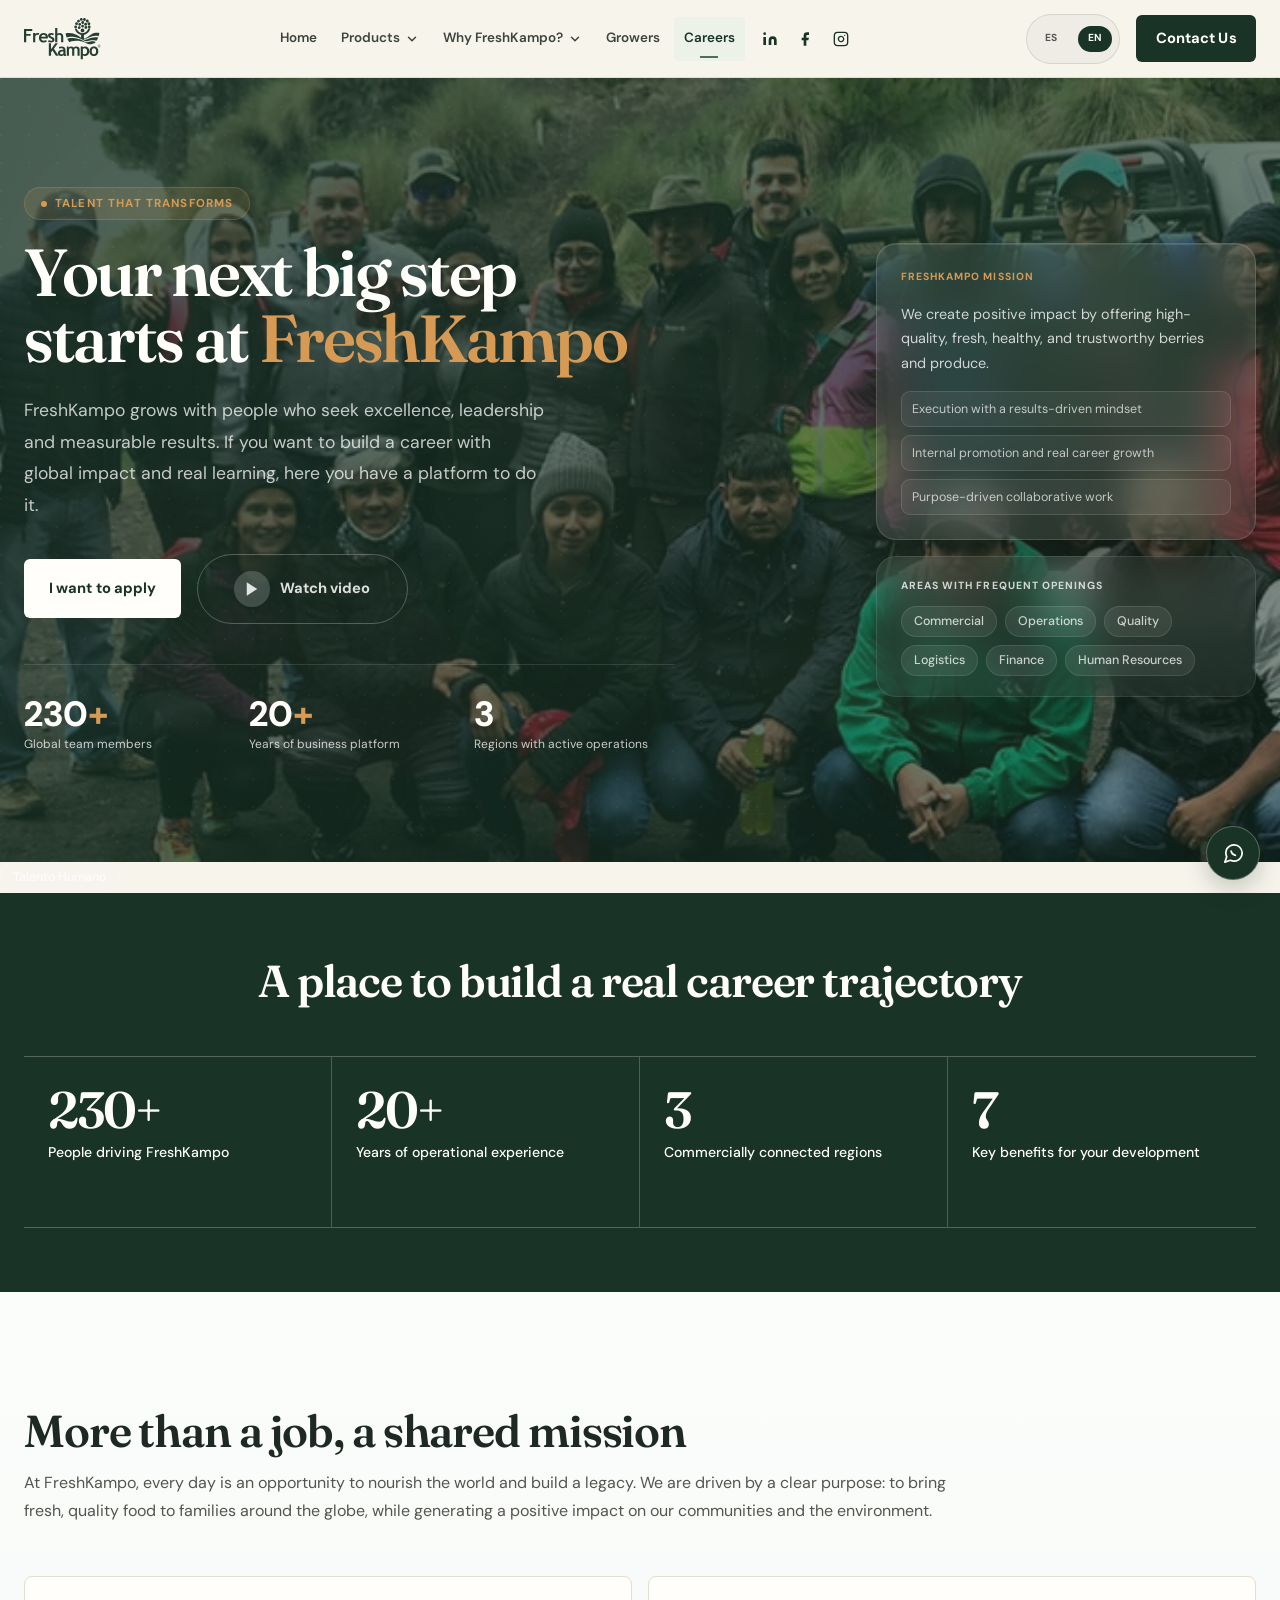
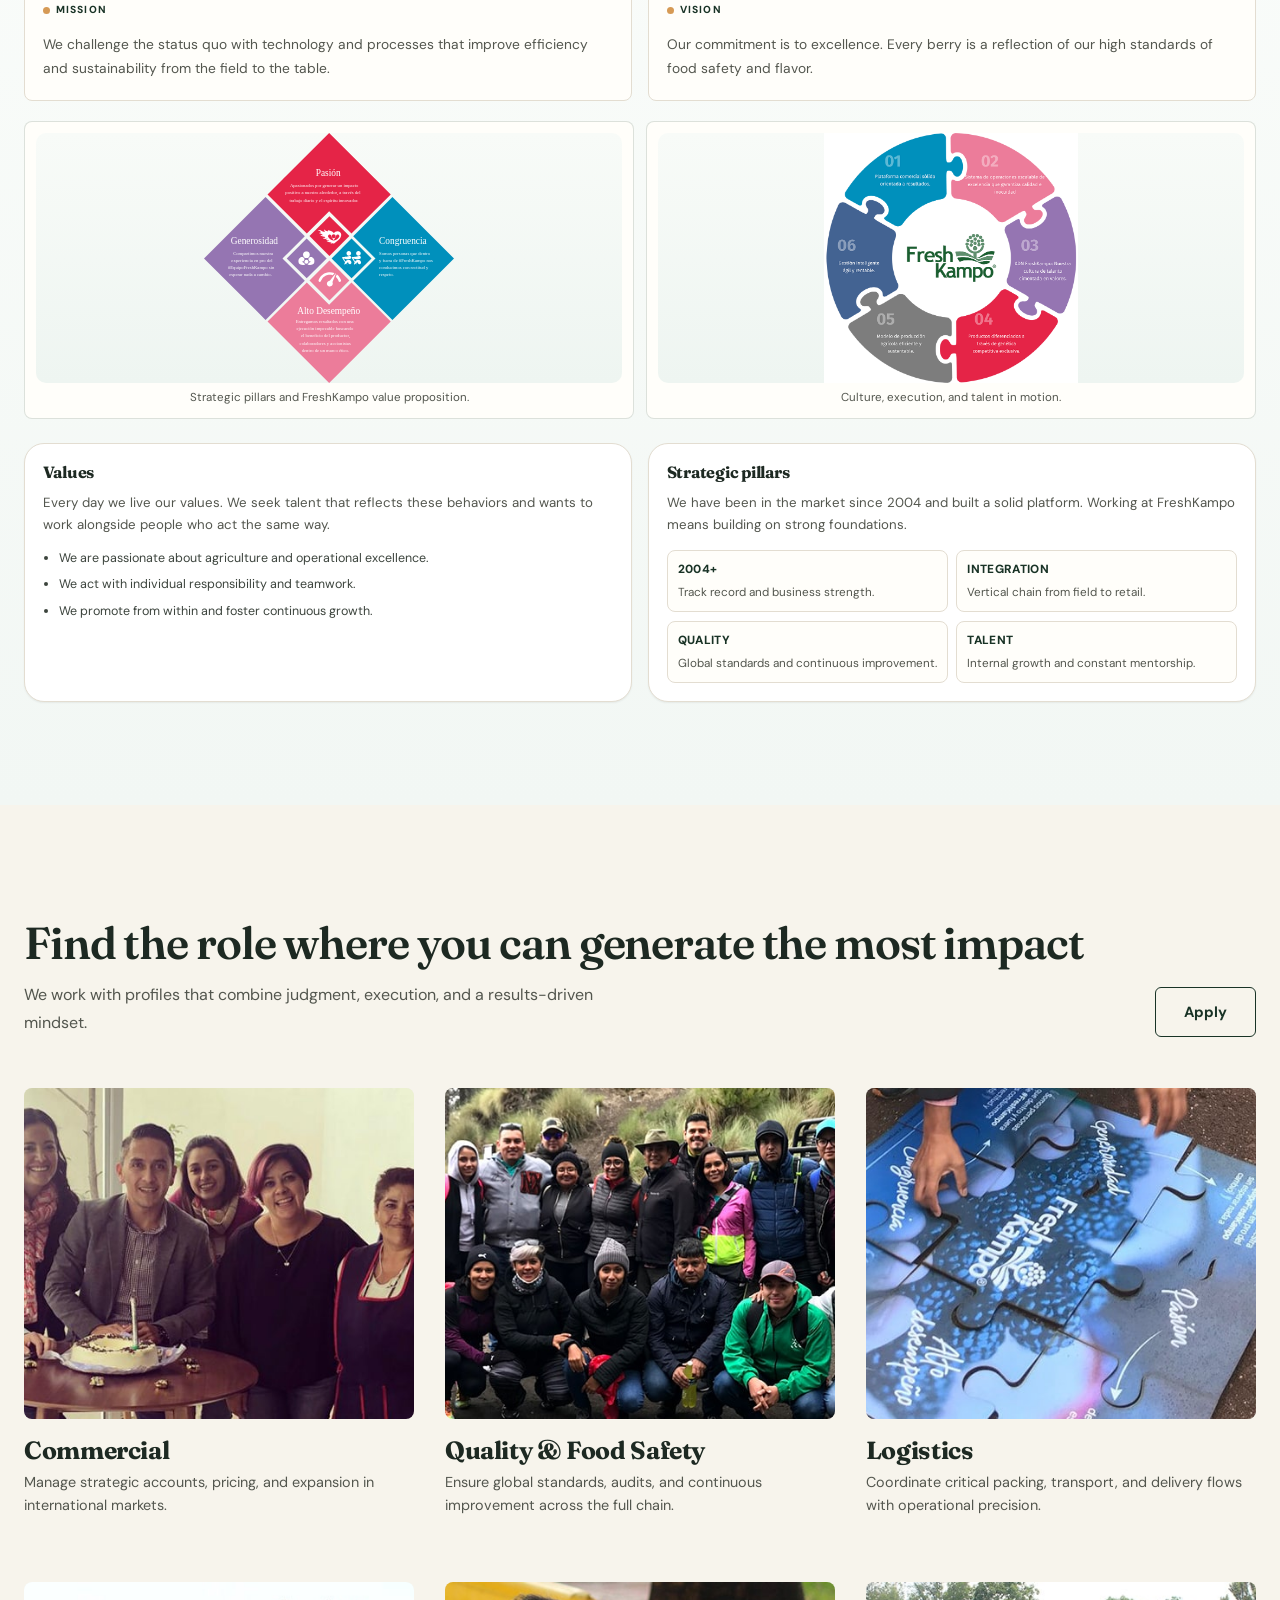
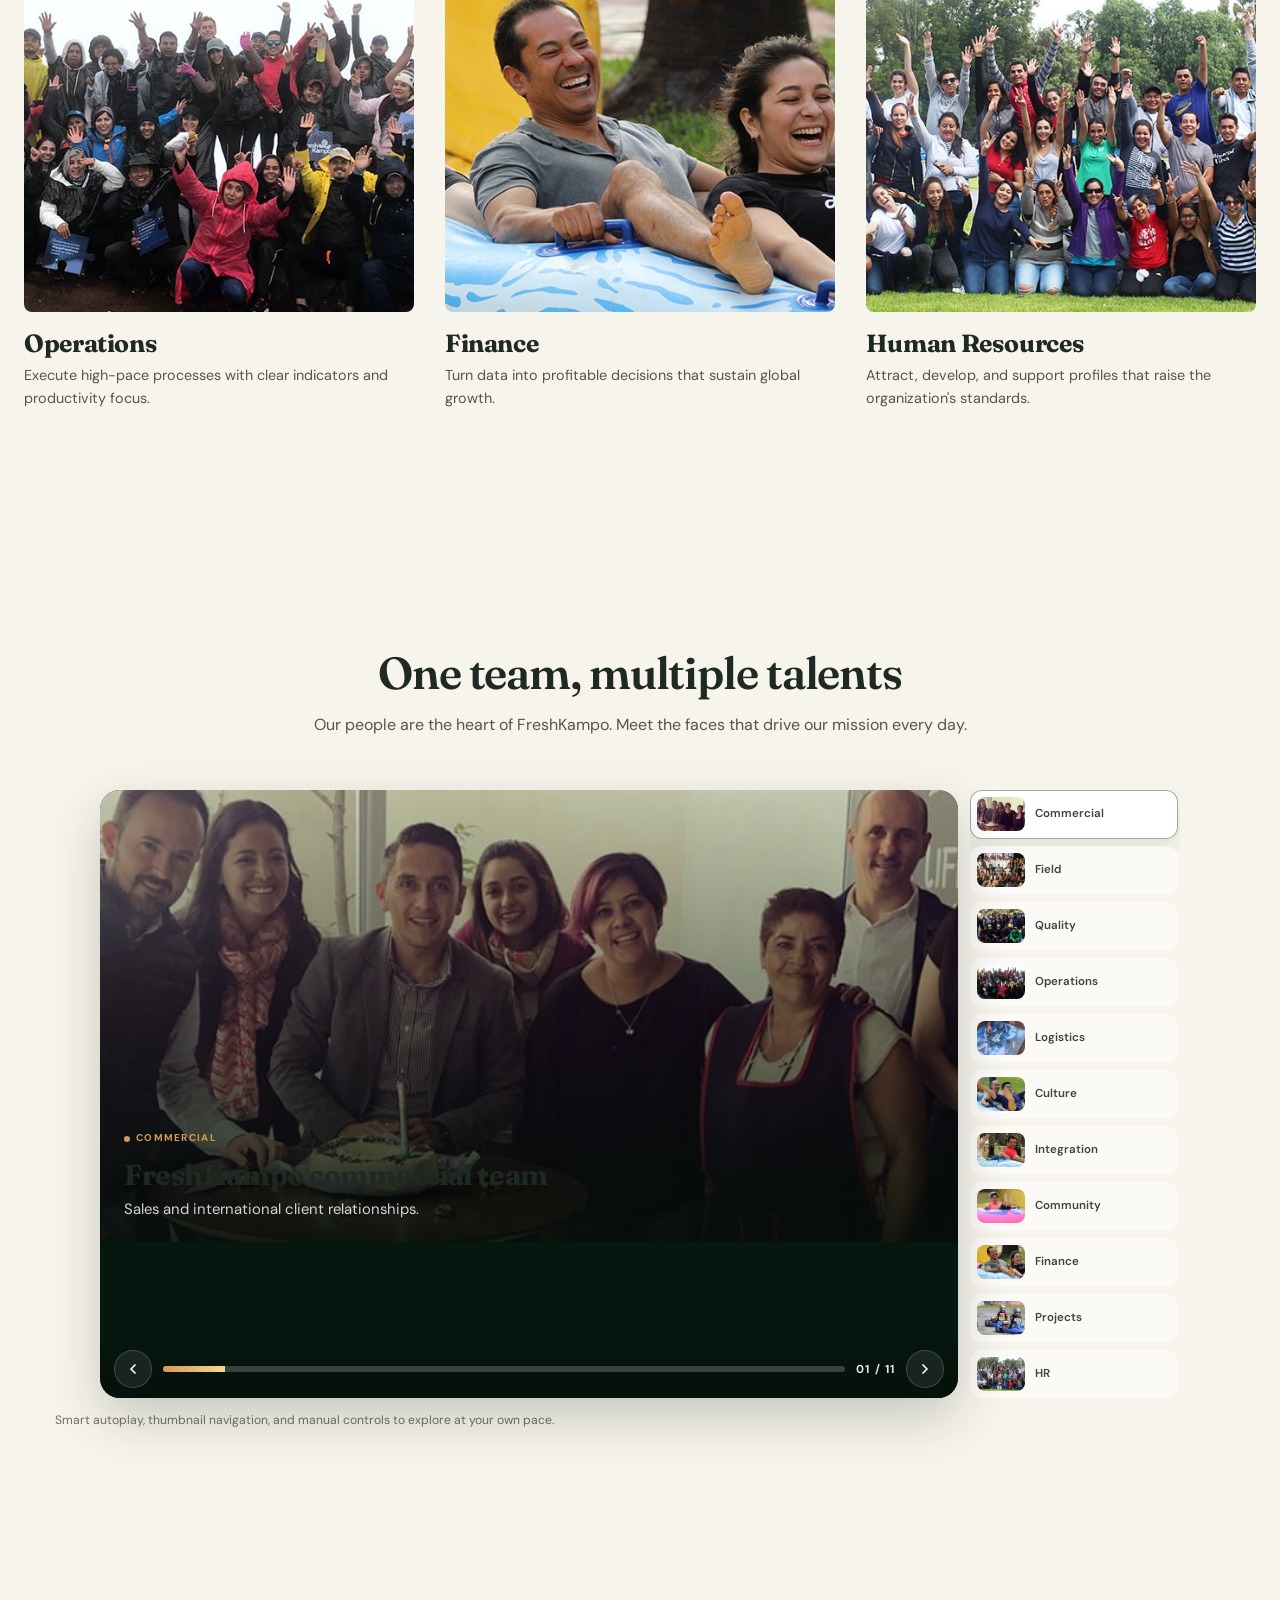
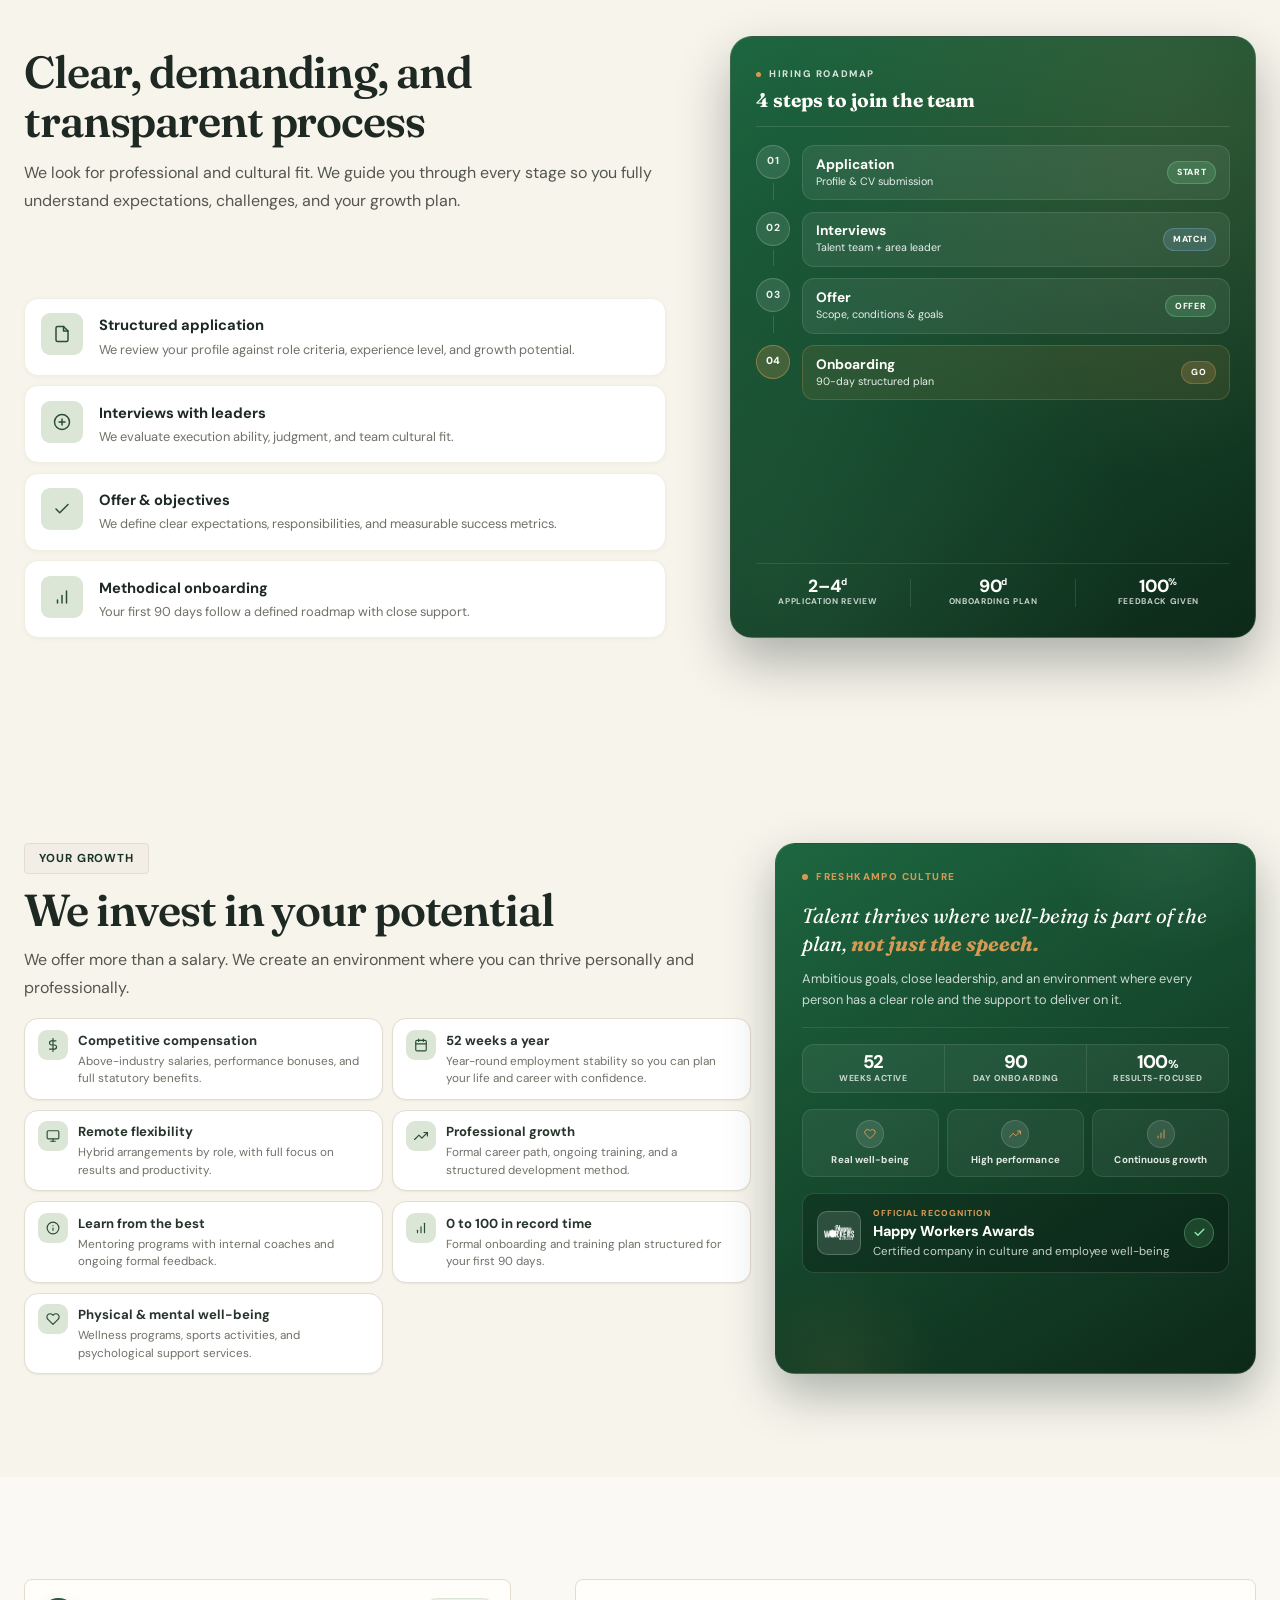
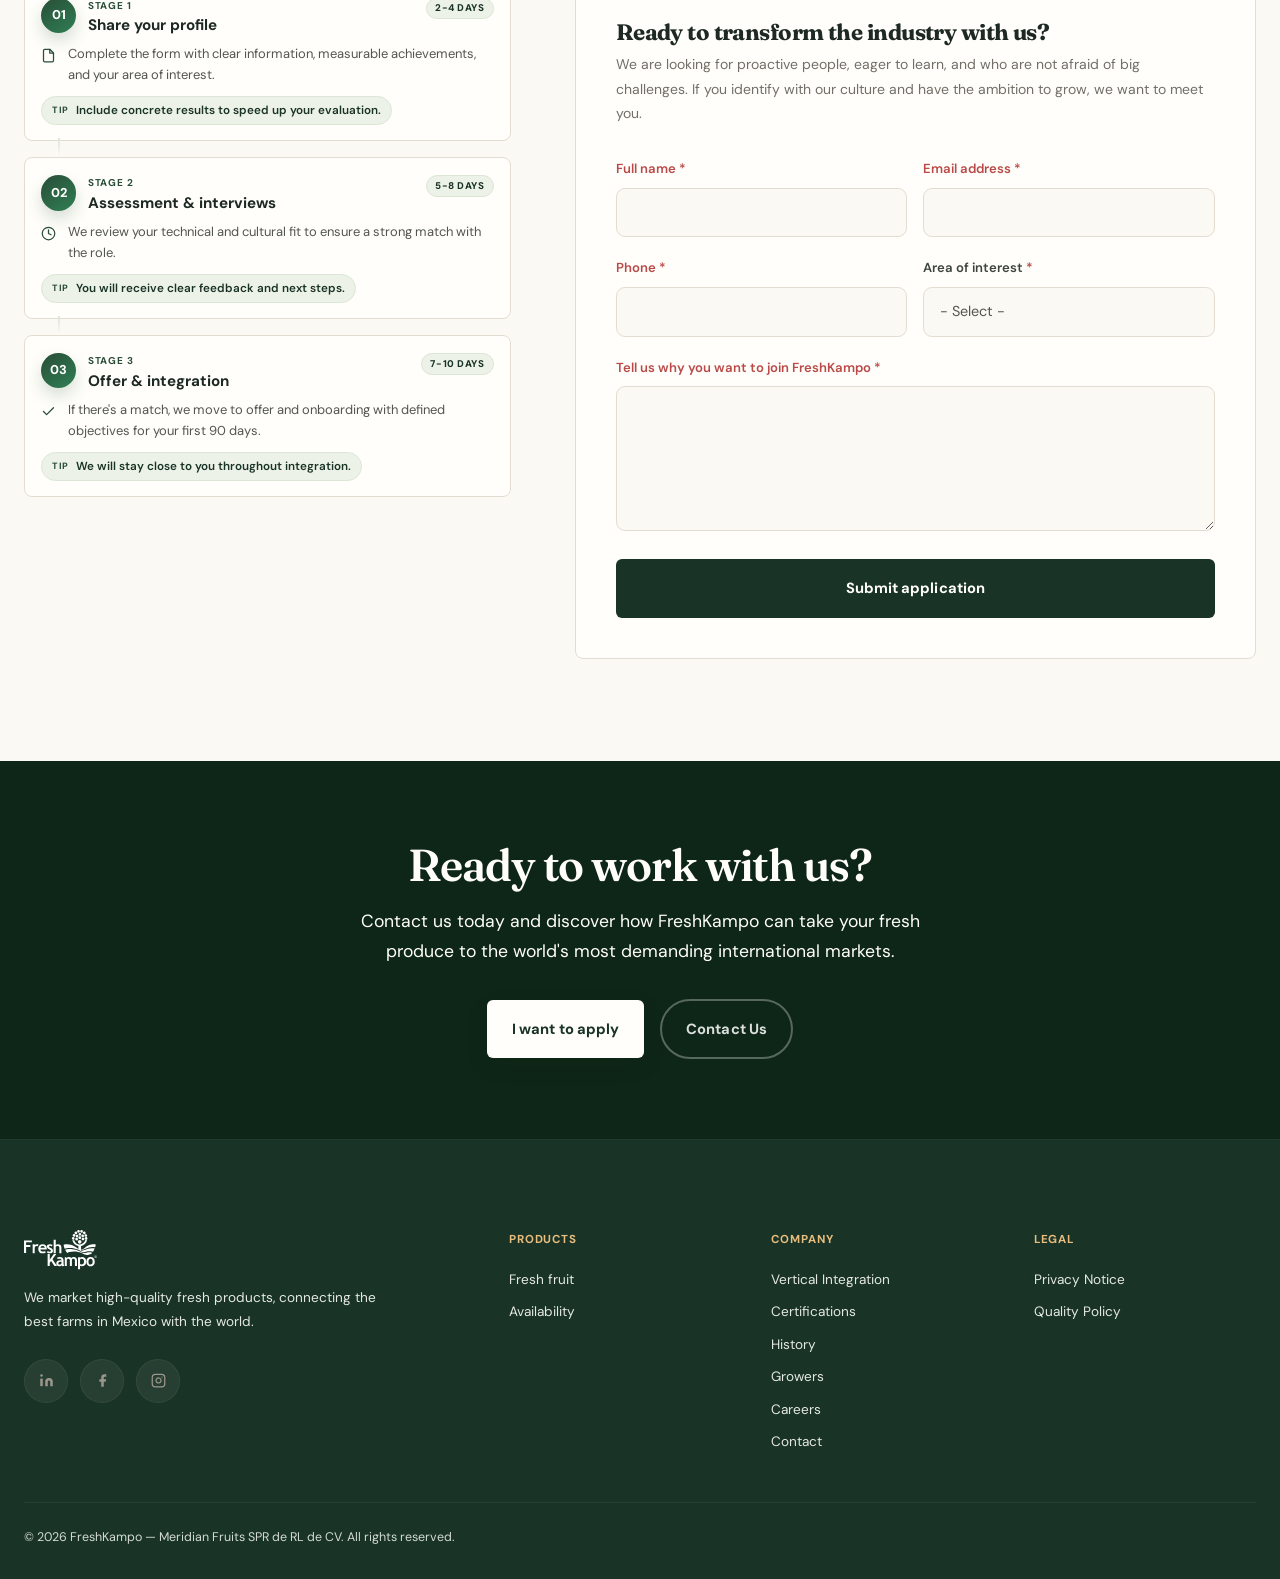
<file: carreras.html>
<!DOCTYPE html>
<html lang="en">
<head>
  <meta charset="UTF-8" />
  <meta name="viewport" content="width=device-width, initial-scale=1.0" />
  <title>Careers — FreshKampo | Grow With Us</title>
  <meta name="description" content="Join FreshKampo and build a career with global impact at an agricultural company with over 20 years of experience." />
  <meta property="og:title" content="Careers at FreshKampo" />
  <meta property="og:description" content="Discover professional opportunities, high-performance culture, and real career growth at FreshKampo." />
  <meta property="og:type" content="website" />
  <link rel="canonical" href="https://freshkampo.com/carreras" />
  <link rel="icon" href="assets/img/faviconV2.png" type="image/png" />
  <link rel="preconnect" href="https://fonts.googleapis.com" />
  <link rel="preconnect" href="https://fonts.gstatic.com" crossorigin />
  <link rel="stylesheet" href="css/style.css?v=20261104c" />
  <link rel="stylesheet" href="css/refresh.css?v=20261105f" />
</head>
<body>


<div id="nav-slot"></div>

<!-- HERO -->
<section class="hero" aria-label="Careers at FreshKampo">
  <div class="hero-bg-img" aria-hidden="true"></div>
  <div class="hero-video-bg" aria-hidden="true">
    <video id="hero-banner-video" autoplay muted loop playsinline preload="metadata" poster="assets/img/carreras/galeria-04-min.jpg">
      <source src="assets/video/hero.mp4" type="video/mp4" />
    </video>
  </div>
  <div class="hero-gradient" aria-hidden="true"></div>
  <div class="hero-pattern" aria-hidden="true"></div>
  <div class="hero-blob" aria-hidden="true"></div>
  <div class="container">
    <div class="hero-content">
      <div class="hero-badge" data-i18n="cr-hero-badge">Talent that transforms</div>
      <h1>Your next big step starts at <em>FreshKampo</em></h1>
      <p class="hero-desc" data-i18n="cr-hero-p">We look for people who want to build a long-term career, execute with excellence, and grow within a company with real international impact.</p>
      <div class="hero-actions">
        <a href="#aplicar" class="btn btn-white btn-lg" data-i18n="cr-hero-cta-apply">Apply now</a>
        <button type="button" class="btn btn-lg" id="btnVerVideo" style="color:rgba(255,255,255,.85);border:1.5px solid rgba(255,255,255,.25);border-radius:9999px;padding:1rem 2.25rem;display:inline-flex;align-items:center;gap:.6rem;cursor:pointer;background:none;" aria-label="Watch FreshKampo video">
          <span style="display:inline-flex;align-items:center;justify-content:center;width:36px;height:36px;border-radius:50%;background:rgba(255,255,255,.18);flex-shrink:0;">
            <svg xmlns="http://www.w3.org/2000/svg" viewBox="0 0 24 24" fill="currentColor" width="16" height="16"><polygon points="5 3 19 12 5 21 5 3"/></svg>
          </span>
          <span data-i18n="cr-hero-cta-video">Watch video</span>
        </button>
      </div>
      <div class="hero-stats">
        <div class="hero-stat">
          <div class="hero-stat-num">230<span>+</span></div>
          <div class="hero-stat-label">Global team members</div>
        </div>
        <div class="hero-stat">
          <div class="hero-stat-num">20<span>+</span></div>
          <div class="hero-stat-label">Years of business platform</div>
        </div>
        <div class="hero-stat">
          <div class="hero-stat-num">3</div>
          <div class="hero-stat-label">Regions with active operations</div>
        </div>
      </div>
    </div>

    <div class="hero-visual" aria-hidden="true">
      <div class="hero-card-glass">
        <div class="hero-card-title">FreshKampo Mission</div>
        <p class="hero-card-copy">We create a positive impact on people by offering high-quality, fresh, healthy, and trustworthy berries and produce.</p>
        <ul class="hero-card-list">
          <li>Execution with a results-driven mindset</li>
          <li>Internal promotion and real career growth</li>
          <li>Purposeful collaborative work</li>
        </ul>
      </div>
      <div class="hero-products-mini">
        <div class="hero-products-mini-title">Areas with frequent openings</div>
        <div class="hero-chips">
          <span class="hero-chip">Commercial</span>
          <span class="hero-chip">Operations</span>
          <span class="hero-chip">Quality</span>
          <span class="hero-chip">Logistics</span>
          <span class="hero-chip">Finance</span>
          <span class="hero-chip">Human Resources</span>
        </div>
      </div>
    </div>
  </div>
</section>
          <span class="hero-chip">Talento Humano</span>
        </div>
      </div>
    </div>
  </div>
</section>

<!-- STATS -->
<section class="stats-section" aria-labelledby="stats-heading">
  <div class="container">
    <div class="section-header centered reveal">
      <span class="badge" data-i18n="cr-stats-badge">Careers by the numbers</span>
      <h2 id="stats-heading" data-i18n="cr-stats-h2">A place to build a real career trajectory</h2>
    </div>
    <div class="stats-grid">
      <div class="stat-card reveal reveal-delay-1">
        <div class="stat-icon">
          <svg xmlns="http://www.w3.org/2000/svg" viewBox="0 0 24 24" fill="none" stroke="currentColor" stroke-width="2" stroke-linecap="round" stroke-linejoin="round"><path d="M17 21v-2a4 4 0 0 0-4-4H5a4 4 0 0 0-4 4v2"/><circle cx="9" cy="7" r="4"/><path d="M23 21v-2a4 4 0 0 0-3-3.87"/><path d="M16 3.13a4 4 0 0 1 0 7.75"/></svg>
        </div>
        <div class="stat-num">230+</div>
        <div class="stat-label" data-i18n="cr-stat1-label">People driving FreshKampo</div>
      </div>
      <div class="stat-card reveal reveal-delay-2">
        <div class="stat-icon">
          <svg xmlns="http://www.w3.org/2000/svg" viewBox="0 0 24 24" fill="none" stroke="currentColor" stroke-width="2" stroke-linecap="round" stroke-linejoin="round"><rect x="3" y="4" width="18" height="18" rx="2" ry="2"/><line x1="16" y1="2" x2="16" y2="6"/><line x1="8" y1="2" x2="8" y2="6"/><line x1="3" y1="10" x2="21" y2="10"/></svg>
        </div>
        <div class="stat-num">20+</div>
        <div class="stat-label" data-i18n="cr-stat2-label">Years of operational experience</div>
      </div>
      <div class="stat-card reveal reveal-delay-3">
        <div class="stat-icon">
          <svg xmlns="http://www.w3.org/2000/svg" viewBox="0 0 24 24" fill="none" stroke="currentColor" stroke-width="2" stroke-linecap="round" stroke-linejoin="round"><circle cx="12" cy="12" r="10"/><line x1="2" y1="12" x2="22" y2="12"/><path d="M12 2a15.3 15.3 0 0 1 4 10 15.3 15.3 0 0 1-4 10 15.3 15.3 0 0 1-4-10 15.3 15.3 0 0 1 4-10z"/></svg>
        </div>
        <div class="stat-num">3</div>
        <div class="stat-label" data-i18n="cr-stat3-label">Commercially connected regions</div>
      </div>
      <div class="stat-card reveal reveal-delay-4">
        <div class="stat-icon">
          <svg xmlns="http://www.w3.org/2000/svg" viewBox="0 0 24 24" fill="none" stroke="currentColor" stroke-width="2" stroke-linecap="round" stroke-linejoin="round"><polyline points="23 6 13.5 15.5 8.5 10.5 1 18"/><polyline points="17 6 23 6 23 12"/></svg>
        </div>
        <div class="stat-num">7</div>
        <div class="stat-label" data-i18n="cr-stat4-label">Key benefits for your development</div>
      </div>
    </div>
  </div>
</section>

<!-- IDENTITY -->
<section class="section careers-identity-section" aria-labelledby="identity-heading">
  <div class="container">
    <div class="section-header reveal">
      <span class="badge" data-i18n="cr-purpose-badge">Our contribution to the world</span>
      <h2 id="identity-heading" style="margin-top:.75rem" data-i18n="cr-purpose-h2">More than a job, a shared mission</h2>
      <p style="max-width:940px;margin-top:.6rem;" data-i18n="cr-purpose-p">At FreshKampo we specialize in the fruits we grow.</p>
    </div>

    <div class="mv-grid">
      <article class="mv-card reveal reveal-delay-1">
        <span class="mv-tag">Mission</span>
        <p data-i18n="cr-purpose1-p">We create a positive impact on people by offering high-quality, fresh, flavorful, and nutritious berries and produce — always healthy and trustworthy.</p>
      </article>
      <article class="mv-card reveal reveal-delay-2">
        <span class="mv-tag">Vision</span>
        <p data-i18n="cr-purpose2-p">Our commitment is to excellence. Every berry is a reflection of our high standards of food safety and flavor.</p>
      </article>
    </div>

    <div class="benefits-infographics identity-infographics reveal reveal-delay-3">
      <figure class="benefits-infographic-card">
        <img src="assets/img/carreras/infografia-carreras-01.svg" alt="FreshKampo strategic pillars infographic" loading="lazy" />
        <figcaption>Strategic pillars and FreshKampo value proposition.</figcaption>
      </figure>
      <figure class="benefits-infographic-card">
        <img src="assets/img/carreras/infografia-carreras-02.gif" alt="FreshKampo culture and talent dynamic infographic" loading="lazy" />
        <figcaption>Culture, execution, and talent in motion.</figcaption>
      </figure>
    </div>

    <div class="identity-dual">
      <article class="identity-block reveal reveal-delay-4">
        <h3>Values</h3>
        <p>Every day we live our values. We seek talent that embodies these behaviors and wants to work alongside people who act the same way.</p>
        <ul class="identity-list">
          <li>We are passionate about agriculture and operational excellence.</li>
          <li>We act with individual responsibility and teamwork.</li>
          <li>We promote from within and foster continuous growth.</li>
        </ul>
      </article>

      <article class="identity-block reveal reveal-delay-5">
        <h3>Strategic Pillars</h3>
        <p>We have been in the market since 2004 and have built a solid business platform. Working at FreshKampo means building on strong foundations.</p>
        <div class="identity-pillars-grid">
          <div class="identity-pillar-card"><strong>2004+</strong><span>Track record and business strength.</span></div>
          <div class="identity-pillar-card"><strong>Integration</strong><span>Vertical chain from field to retail.</span></div>
          <div class="identity-pillar-card"><strong>Quality</strong><span>Global standards and continuous improvement.</span></div>
          <div class="identity-pillar-card"><strong>Talent</strong><span>Internal growth and constant mentorship.</span></div>
        </div>
      </article>
    </div>
  </div>
</section>

<!-- AREAS -->
<section id="equipo" class="section products-showcase" aria-labelledby="areas-heading">
  <div class="container">
    <div class="section-header reveal" style="display:flex;align-items:flex-end;justify-content:space-between;flex-wrap:wrap;gap:1.5rem;">
      <div>
        <span class="badge">Areas of opportunity</span>
        <h2 id="areas-heading" style="margin-top:.75rem" data-i18n="cr-areas-h2">Find the role where you can generate the most impact</h2>
        <p style="max-width:620px;margin-top:.5rem" data-i18n="cr-areas-p">We work with profiles that combine judgment, execution, and a results-driven mindset. These are some of our most dynamic areas.</p>
      </div>
      <a href="#aplicar" class="btn btn-outline">Apply</a>
    </div>

    <div class="products-grid">
      <a href="#aplicar" class="product-card reveal reveal-delay-1">
        <div class="product-card-image product-card-image--clean product-card-image--fresa" aria-hidden="true">
          <img src="assets/img/carreras/galeria-02-min.jpg" alt="Commercial area" loading="lazy" />
        </div>
        <div class="product-card-body">
          <h3 class="product-card-title">Commercial</h3>
          <p class="product-card-desc">Manage strategic accounts, pricing, and expansion into international markets.</p>
        </div>
      </a>

      <a href="#aplicar" class="product-card reveal reveal-delay-2">
        <div class="product-card-image product-card-image--clean product-card-image--frambuesa" aria-hidden="true">
          <img src="assets/img/carreras/galeria-04-min.jpg" alt="Quality area" loading="lazy" />
        </div>
        <div class="product-card-body">
          <h3 class="product-card-title">Quality &amp; Food Safety</h3>
          <p class="product-card-desc">Ensure global standards, audits, and continuous improvement across the entire chain.</p>
        </div>
      </a>

      <a href="#aplicar" class="product-card reveal reveal-delay-3">
        <div class="product-card-image product-card-image--clean product-card-image--zarzamora" aria-hidden="true">
          <img src="assets/img/carreras/galeria-07-min.jpg" alt="Logistics area" loading="lazy" />
        </div>
        <div class="product-card-body">
          <h3 class="product-card-title">Logistics</h3>
          <p class="product-card-desc">Coordinate critical packing, transport, and delivery flows with operational precision.</p>
        </div>
      </a>

      <a href="#aplicar" class="product-card reveal reveal-delay-1">
        <div class="product-card-image product-card-image--clean product-card-image--arandano" aria-hidden="true">
          <img src="assets/img/carreras/galeria-05-min.jpg" alt="Operations area" loading="lazy" />
        </div>
        <div class="product-card-body">
          <h3 class="product-card-title">Operations</h3>
          <p class="product-card-desc">Execute high-pace processes with clear indicators and a focus on productivity.</p>
        </div>
      </a>

      <a href="#aplicar" class="product-card reveal reveal-delay-2">
        <div class="product-card-image product-card-image--clean product-card-image--aguacate" aria-hidden="true">
          <img src="assets/img/carreras/galeria-10-min.jpg" alt="Finance area" loading="lazy" />
        </div>
        <div class="product-card-body">
          <h3 class="product-card-title">Finance</h3>
          <p class="product-card-desc">Turn data into profitable decisions that sustain global growth.</p>
        </div>
      </a>

      <a href="#aplicar" class="product-card reveal reveal-delay-3">
        <div class="product-card-image product-card-image--clean product-card-image--higo" aria-hidden="true">
          <img src="assets/img/carreras/galeria-12-min.jpg" alt="Human Resources area" loading="lazy" />
        </div>
        <div class="product-card-body">
          <h3 class="product-card-title">Human Resources</h3>
          <p class="product-card-desc">Attract, develop, and support profiles that raise the organization's standard.</p>
        </div>
      </a>
    </div>
  </div>
</section>

<!-- GALLERY -->
<section class="section careers-gallery-section" aria-labelledby="gallery-heading">
  <div class="container">
    <div class="section-header centered reveal">
      <span class="badge" data-i18n="cr-gallery-badge">Life inside FreshKampo</span>
      <h2 id="gallery-heading" data-i18n="cr-gallery-h2">One team, multiple talents</h2>
      <p data-i18n="cr-gallery-p">Our people are the heart of FreshKampo. Meet the faces that drive our mission every day.</p>
    </div>

    <div class="careers-gallery-pro reveal reveal-delay-1" id="careersGallery">
      <div class="careers-gallery-main">
        <div class="careers-gallery-track" id="careersGalleryTrack">
          <figure class="careers-gallery-slide is-active">
            <img src="assets/img/carreras/galeria-02-min.jpg" alt="FreshKampo commercial team" loading="lazy" />
            <figcaption class="careers-gallery-caption"><span class="careers-gallery-kicker">Commercial</span><h3>FreshKampo commercial team</h3><p>Sales and international client relationships.</p></figcaption>
          </figure>
          <figure class="careers-gallery-slide">
            <img src="assets/img/carreras/galeria-03-min.jpg" alt="Field operations team" loading="lazy" />
            <figcaption class="careers-gallery-caption"><span class="careers-gallery-kicker">Field</span><h3>Agricultural operations</h3><p>Field operations focused on quality.</p></figcaption>
          </figure>
          <figure class="careers-gallery-slide">
            <img src="assets/img/carreras/galeria-04-min.jpg" alt="Quality and food safety" loading="lazy" />
            <figcaption class="careers-gallery-caption"><span class="careers-gallery-kicker">Quality</span><h3>Quality &amp; food safety</h3><p>Global standards throughout the entire supply chain.</p></figcaption>
          </figure>
          <figure class="careers-gallery-slide">
            <img src="assets/img/carreras/galeria-05-min.jpg" alt="Operations team" loading="lazy" />
            <figcaption class="careers-gallery-caption"><span class="careers-gallery-kicker">Operations</span><h3>Multidisciplinary teams</h3><p>Coordinated execution across every work front.</p></figcaption>
          </figure>
          <figure class="careers-gallery-slide">
            <img src="assets/img/carreras/galeria-07-min.jpg" alt="FreshKampo logistics area" loading="lazy" />
            <figcaption class="careers-gallery-caption"><span class="careers-gallery-kicker">Logistics</span><h3>Operational precision</h3><p>Critical packing and international transport flows.</p></figcaption>
          </figure>
          <figure class="careers-gallery-slide">
            <img src="assets/img/carreras/galeria-08-min.jpg" alt="Internal work culture" loading="lazy" />
            <figcaption class="careers-gallery-caption"><span class="careers-gallery-kicker">Culture</span><h3>Real collaboration</h3><p>Teamwork with a results-driven mindset.</p></figcaption>
          </figure>
          <figure class="careers-gallery-slide">
            <img src="assets/img/carreras/galeria-06-min.jpg" alt="FreshKampo team integration" loading="lazy" />
            <figcaption class="careers-gallery-caption"><span class="careers-gallery-kicker">Integration</span><h3>Cross-team synergy</h3><p>End-to-end integration and coordination.</p></figcaption>
          </figure>
          <figure class="careers-gallery-slide">
            <img src="assets/img/carreras/galeria-09-min.jpg" alt="FreshKampo internal life" loading="lazy" />
            <figcaption class="careers-gallery-caption"><span class="careers-gallery-kicker">Community</span><h3>Environment with purpose</h3><p>A demanding yet human professional setting.</p></figcaption>
          </figure>
          <figure class="careers-gallery-slide">
            <img src="assets/img/carreras/galeria-10-min.jpg" alt="Finance team" loading="lazy" />
            <figcaption class="careers-gallery-caption"><span class="careers-gallery-kicker">Finance</span><h3>Decisions with impact</h3><p>Financial analysis to sustain global growth.</p></figcaption>
          </figure>
          <figure class="careers-gallery-slide">
            <img src="assets/img/carreras/galeria-11-min.jpg" alt="Team collaborating at FreshKampo" loading="lazy" />
            <figcaption class="careers-gallery-caption"><span class="careers-gallery-kicker">Projects</span><h3>Cross-functional collaboration</h3><p>Teams aligned to solve key challenges.</p></figcaption>
          </figure>
          <figure class="careers-gallery-slide">
            <img src="assets/img/carreras/galeria-12-min.jpg" alt="FreshKampo human resources" loading="lazy" />
            <figcaption class="careers-gallery-caption"><span class="careers-gallery-kicker">Human Resources</span><h3>Continuous development</h3><p>Real professional accompaniment and growth.</p></figcaption>
          </figure>
        </div>

        <div class="careers-gallery-ui">
          <button type="button" class="careers-gallery-nav" id="galleryPrev" aria-label="Previous photo">
            <svg xmlns="http://www.w3.org/2000/svg" viewBox="0 0 24 24" fill="none" stroke="currentColor" stroke-width="2.5" stroke-linecap="round" stroke-linejoin="round" width="16" height="16"><polyline points="15 18 9 12 15 6"/></svg>
          </button>
          <div class="careers-gallery-progress"><span id="galleryProgressBar"></span></div>
          <div class="careers-gallery-counter"><span id="galleryCurrent">01</span><span>/</span><span id="galleryTotal">11</span></div>
          <button type="button" class="careers-gallery-nav" id="galleryNext" aria-label="Next photo">
            <svg xmlns="http://www.w3.org/2000/svg" viewBox="0 0 24 24" fill="none" stroke="currentColor" stroke-width="2.5" stroke-linecap="round" stroke-linejoin="round" width="16" height="16"><polyline points="9 18 15 12 9 6"/></svg>
          </button>
        </div>
      </div>

      <div class="careers-gallery-thumbs" id="careersGalleryThumbs">
        <button class="careers-gallery-thumb is-active" type="button" data-slide="0" aria-label="Go to Commercial"><img src="assets/img/carreras/galeria-02-min.jpg" alt="" /><span>Commercial</span></button>
        <button class="careers-gallery-thumb" type="button" data-slide="1" aria-label="Go to Field"><img src="assets/img/carreras/galeria-03-min.jpg" alt="" /><span>Field</span></button>
        <button class="careers-gallery-thumb" type="button" data-slide="2" aria-label="Go to Quality"><img src="assets/img/carreras/galeria-04-min.jpg" alt="" /><span>Quality</span></button>
        <button class="careers-gallery-thumb" type="button" data-slide="3" aria-label="Go to Operations"><img src="assets/img/carreras/galeria-05-min.jpg" alt="" /><span>Operations</span></button>
        <button class="careers-gallery-thumb" type="button" data-slide="4" aria-label="Go to Logistics"><img src="assets/img/carreras/galeria-07-min.jpg" alt="" /><span>Logistics</span></button>
        <button class="careers-gallery-thumb" type="button" data-slide="5" aria-label="Go to Culture"><img src="assets/img/carreras/galeria-08-min.jpg" alt="" /><span>Culture</span></button>
        <button class="careers-gallery-thumb" type="button" data-slide="6" aria-label="Go to Integration"><img src="assets/img/carreras/galeria-06-min.jpg" alt="" /><span>Integration</span></button>
        <button class="careers-gallery-thumb" type="button" data-slide="7" aria-label="Go to Community"><img src="assets/img/carreras/galeria-09-min.jpg" alt="" /><span>Community</span></button>
        <button class="careers-gallery-thumb" type="button" data-slide="8" aria-label="Go to Finance"><img src="assets/img/carreras/galeria-10-min.jpg" alt="" /><span>Finance</span></button>
        <button class="careers-gallery-thumb" type="button" data-slide="9" aria-label="Go to Projects"><img src="assets/img/carreras/galeria-11-min.jpg" alt="" /><span>Projects</span></button>
        <button class="careers-gallery-thumb" type="button" data-slide="10" aria-label="Go to HR"><img src="assets/img/carreras/galeria-12-min.jpg" alt="" /><span>HR</span></button>
      </div>
    </div>

    <p class="careers-gallery-hint">Smart autoplay, thumbnail navigation, and manual controls to explore at your own pace.</p>
  </div>
</section>

<!-- PROCESS -->
<section id="proceso" class="section why-section" aria-labelledby="process-heading">
  <div class="container">
    <div class="why-grid">
      <div class="why-content">
        <div class="section-header reveal">
          <span class="badge">How we move forward with you</span>
          <h2 id="process-heading" style="margin-top:.75rem" data-i18n="cr-process-h2">Clear, demanding, and transparent process</h2>
          <p style="margin-top:.5rem" data-i18n="cr-process-p">We look for professional and cultural fit. We guide you through every stage so you fully understand expectations, challenges, and your growth plan.</p>
        </div>
        <div class="why-features">
          <div class="why-feature reveal reveal-delay-1">
            <div class="why-feature-icon"><svg xmlns="http://www.w3.org/2000/svg" viewBox="0 0 24 24" fill="none" stroke="currentColor" stroke-width="2" stroke-linecap="round" stroke-linejoin="round"><path d="M14 2H6a2 2 0 0 0-2 2v16a2 2 0 0 0 2 2h12a2 2 0 0 0 2-2V8z"/><polyline points="14 2 14 8 20 8"/></svg></div>
            <div><div class="why-feature-title">Structured application</div><p class="why-feature-desc">We review your profile against role criteria, experience level, and growth potential.</p></div>
          </div>
          <div class="why-feature reveal reveal-delay-2">
            <div class="why-feature-icon"><svg xmlns="http://www.w3.org/2000/svg" viewBox="0 0 24 24" fill="none" stroke="currentColor" stroke-width="2" stroke-linecap="round" stroke-linejoin="round"><circle cx="12" cy="12" r="10"/><path d="M8 12h8"/><path d="M12 8v8"/></svg></div>
            <div><div class="why-feature-title">Interviews with leaders</div><p class="why-feature-desc">We evaluate execution ability, judgment, and cultural fit with the team.</p></div>
          </div>
          <div class="why-feature reveal reveal-delay-3">
            <div class="why-feature-icon"><svg xmlns="http://www.w3.org/2000/svg" viewBox="0 0 24 24" fill="none" stroke="currentColor" stroke-width="2" stroke-linecap="round" stroke-linejoin="round"><polyline points="20 6 9 17 4 12"/></svg></div>
            <div><div class="why-feature-title">Offer &amp; objectives</div><p class="why-feature-desc">We define clear expectations, responsibilities, and measurable success metrics.</p></div>
          </div>
          <div class="why-feature reveal reveal-delay-4">
            <div class="why-feature-icon"><svg xmlns="http://www.w3.org/2000/svg" viewBox="0 0 24 24" fill="none" stroke="currentColor" stroke-width="2" stroke-linecap="round" stroke-linejoin="round"><path d="M12 20V10"/><path d="M18 20V4"/><path d="M6 20v-4"/></svg></div>
            <div><div class="why-feature-title">Methodical onboarding</div><p class="why-feature-desc">Your first 90 days follow a defined roadmap with continuous coaching and support.</p></div>
          </div>
        </div>
      </div>

      <div class="why-visual" aria-hidden="true">
        <div class="why-visual-main">
          <div class="vchain-card">
            <div class="vchain-header">
              <span class="vchain-eyebrow">Hiring roadmap</span>
              <div class="vchain-title">4 steps to join the team</div>
            </div>
            <div class="vchain-pipeline">
              <div class="vchain-step">
                <div class="vchain-step-left"><div class="vchain-step-num">01</div><div class="vchain-connector"></div></div>
                <div class="vchain-step-body">
                  <div class="vchain-step-text"><strong>Application</strong><span>Profile &amp; CV submission</span></div>
                  <div class="vchain-step-tag green">START</div>
                </div>
              </div>
              <div class="vchain-step">
                <div class="vchain-step-left"><div class="vchain-step-num">02</div><div class="vchain-connector"></div></div>
                <div class="vchain-step-body">
                  <div class="vchain-step-text"><strong>Interviews</strong><span>Talent team + area leader</span></div>
                  <div class="vchain-step-tag blue">MATCH</div>
                </div>
              </div>
              <div class="vchain-step">
                <div class="vchain-step-left"><div class="vchain-step-num">03</div><div class="vchain-connector"></div></div>
                <div class="vchain-step-body">
                  <div class="vchain-step-text"><strong>Offer</strong><span>Scope, conditions &amp; goals</span></div>
                  <div class="vchain-step-tag green">OFFER</div>
                </div>
              </div>
              <div class="vchain-step">
                <div class="vchain-step-left"><div class="vchain-step-num vchain-num-gold">04</div></div>
                <div class="vchain-step-body vchain-body-gold">
                  <div class="vchain-step-text"><strong class="vchain-gold-text">Onboarding</strong><span>90-day structured plan</span></div>
                  <div class="vchain-step-tag gold">GO</div>
                </div>
              </div>
            </div>
            <div class="vchain-footer">
              <div class="vchain-footer-stat">
                <span class="vchain-footer-num">2–4<sup>d</sup></span>
                <span class="vchain-footer-label">application review</span>
              </div>
              <div class="vchain-footer-sep"></div>
              <div class="vchain-footer-stat">
                <span class="vchain-footer-num">90<sup>d</sup></span>
                <span class="vchain-footer-label">onboarding plan</span>
              </div>
              <div class="vchain-footer-sep"></div>
              <div class="vchain-footer-stat">
                <span class="vchain-footer-num">100<sup>%</sup></span>
                <span class="vchain-footer-label">feedback given</span>
              </div>
            </div>
          </div>
        </div>
      </div>
    </div>
  </div>
</section>

<!-- BENEFITS -->
<section class="section careers-section" aria-labelledby="benefits-heading">
  <div class="container">
    <div class="careers-grid">
      <div>
        <span class="badge reveal" data-i18n="cr-benefits-badge">Benefits of working with us</span>
        <h2 id="benefits-heading" class="reveal" style="margin-top:.75rem" data-i18n="cr-benefits-h2">A career designed to grow with you</h2>
        <p class="reveal" style="margin-top:.75rem" data-i18n="cr-benefits-p">Beyond competitive compensation, you'll have structure, mentorship, and tools to accelerate your professional development throughout the year.</p>
        <div class="careers-benefits">
          <div class="benefit-item reveal reveal-delay-1">
            <div class="benefit-icon"><svg xmlns="http://www.w3.org/2000/svg" viewBox="0 0 24 24" fill="none" stroke="currentColor" stroke-width="2" stroke-linecap="round" stroke-linejoin="round"><line x1="12" y1="1" x2="12" y2="23"/><path d="M17 5H9.5a3.5 3.5 0 0 0 0 7h5a3.5 3.5 0 0 1 0 7H6"/></svg></div>
            <div><div class="benefit-title" data-i18n="cr-benefit4-h3">Competitive compensation</div><div class="benefit-desc" data-i18n="cr-benefit4-p">Above-industry salaries, performance bonuses, and full statutory benefits.</div></div>
          </div>
          <div class="benefit-item reveal reveal-delay-2">
            <div class="benefit-icon"><svg xmlns="http://www.w3.org/2000/svg" viewBox="0 0 24 24" fill="none" stroke="currentColor" stroke-width="2" stroke-linecap="round" stroke-linejoin="round"><rect x="3" y="4" width="18" height="18" rx="2" ry="2"/><line x1="16" y1="2" x2="16" y2="6"/><line x1="8" y1="2" x2="8" y2="6"/><line x1="3" y1="10" x2="21" y2="10"/></svg></div>
            <div><div class="benefit-title">52 weeks a year</div><div class="benefit-desc">Year-round employment stability so you can plan your life and career with confidence.</div></div>
          </div>
          <div class="benefit-item reveal reveal-delay-3">
            <div class="benefit-icon"><svg xmlns="http://www.w3.org/2000/svg" viewBox="0 0 24 24" fill="none" stroke="currentColor" stroke-width="2" stroke-linecap="round" stroke-linejoin="round"><rect x="2" y="3" width="20" height="14" rx="2" ry="2"/><line x1="8" y1="21" x2="16" y2="21"/><line x1="12" y1="17" x2="12" y2="21"/></svg></div>
            <div><div class="benefit-title">Remote flexibility</div><div class="benefit-desc">Hybrid arrangements based on role, with a full focus on results and productivity.</div></div>
          </div>
          <div class="benefit-item reveal reveal-delay-4">
            <div class="benefit-icon"><svg xmlns="http://www.w3.org/2000/svg" viewBox="0 0 24 24" fill="none" stroke="currentColor" stroke-width="2" stroke-linecap="round" stroke-linejoin="round"><polyline points="23 6 13.5 15.5 8.5 10.5 1 18"/><polyline points="17 6 23 6 23 12"/></svg></div>
            <div><div class="benefit-title" data-i18n="cr-benefit3-h3">Professional growth</div><div class="benefit-desc" data-i18n="cr-benefit3-p">Formal career path, ongoing training, and a structured development method.</div></div>
          </div>
          <div class="benefit-item reveal reveal-delay-5">
            <div class="benefit-icon"><svg xmlns="http://www.w3.org/2000/svg" viewBox="0 0 24 24" fill="none" stroke="currentColor" stroke-width="2" stroke-linecap="round" stroke-linejoin="round"><circle cx="12" cy="12" r="10"/><path d="M12 16v-4"/><path d="M12 8h.01"/></svg></div>
            <div><div class="benefit-title">Learn from the best</div><div class="benefit-desc">Mentoring programs with internal coaches and formal ongoing feedback.</div></div>
          </div>
          <div class="benefit-item reveal reveal-delay-2">
            <div class="benefit-icon"><svg xmlns="http://www.w3.org/2000/svg" viewBox="0 0 24 24" fill="none" stroke="currentColor" stroke-width="2" stroke-linecap="round" stroke-linejoin="round"><path d="M12 20V10"/><path d="M18 20V4"/><path d="M6 20v-4"/></svg></div>
            <div><div class="benefit-title">0 to 100 in record time</div><div class="benefit-desc">Formal onboarding and training plan structured for your first 90 days.</div></div>
          </div>
          <div class="benefit-item reveal reveal-delay-3">
            <div class="benefit-icon"><svg xmlns="http://www.w3.org/2000/svg" viewBox="0 0 24 24" fill="none" stroke="currentColor" stroke-width="2" stroke-linecap="round" stroke-linejoin="round"><path d="M20.84 4.61a5.5 5.5 0 0 0-7.78 0L12 5.67l-1.06-1.06a5.5 5.5 0 0 0-7.78 7.78l1.06 1.06L12 21.23l7.78-7.78 1.06-1.06a5.5 5.5 0 0 0 0-7.78z"/></svg></div>
            <div><div class="benefit-title" data-i18n="cr-benefit2-h3">Physical &amp; mental well-being</div><div class="benefit-desc" data-i18n="cr-benefit2-p">Wellness programs, sports activities, and psychological support services.</div></div>
          </div>
        </div>
      </div>

      <div class="careers-visual reveal">

        <!-- eyebrow -->
        <div class="cvx-eyebrow">
          <span class="cvx-dot" aria-hidden="true"></span>
          FreshKampo Culture
        </div>

        <!-- headline + subtext -->
        <div class="cvx-body">
          <p class="cvx-headline">Talent thrives where well-being is part of the plan,&nbsp;<strong class="cvx-em">not just the speech.</strong></p>
          <p class="cvx-sub">Ambitious goals, close leadership, and an environment where every person has a clear role and the support to deliver on it.</p>
        </div>

        <!-- stats row -->
        <div class="cvx-stats" aria-label="Culture data">
          <div class="cvx-stat">
            <span class="cvx-stat-n">52</span>
            <span class="cvx-stat-l">weeks active</span>
          </div>
          <div class="cvx-stat-sep" aria-hidden="true"></div>
          <div class="cvx-stat">
            <span class="cvx-stat-n">90</span>
            <span class="cvx-stat-l">day onboarding</span>
          </div>
          <div class="cvx-stat-sep" aria-hidden="true"></div>
          <div class="cvx-stat">
            <span class="cvx-stat-n">100<span class="cvx-stat-pct">%</span></span>
            <span class="cvx-stat-l">results-focused</span>
          </div>
        </div>

        <!-- pillars -->
        <div class="cvx-pillars" aria-label="Culture pillars">
          <div class="cvx-pillar">
            <div class="cvx-pillar-icon" aria-hidden="true">
              <svg xmlns="http://www.w3.org/2000/svg" viewBox="0 0 24 24" fill="none" stroke="currentColor" stroke-width="2" stroke-linecap="round" stroke-linejoin="round"><path d="M20.84 4.61a5.5 5.5 0 0 0-7.78 0L12 5.67l-1.06-1.06a5.5 5.5 0 0 0-7.78 7.78l1.06 1.06L12 21.23l7.78-7.78 1.06-1.06a5.5 5.5 0 0 0 0-7.78z"/></svg>
            </div>
            <span class="cvx-pillar-label">Real well-being</span>
          </div>
          <div class="cvx-pillar">
            <div class="cvx-pillar-icon" aria-hidden="true">
              <svg xmlns="http://www.w3.org/2000/svg" viewBox="0 0 24 24" fill="none" stroke="currentColor" stroke-width="2" stroke-linecap="round" stroke-linejoin="round"><polyline points="23 6 13.5 15.5 8.5 10.5 1 18"/><polyline points="17 6 23 6 23 12"/></svg>
            </div>
            <span class="cvx-pillar-label">High performance</span>
          </div>
          <div class="cvx-pillar">
            <div class="cvx-pillar-icon" aria-hidden="true">
              <svg xmlns="http://www.w3.org/2000/svg" viewBox="0 0 24 24" fill="none" stroke="currentColor" stroke-width="2" stroke-linecap="round" stroke-linejoin="round"><path d="M12 20V10"/><path d="M18 20V4"/><path d="M6 20v-4"/></svg>
            </div>
            <span class="cvx-pillar-label">Continuous growth</span>
          </div>
        </div>

        <!-- award -->
        <div class="cvx-award" role="group" aria-label="Happy Workers Awards recognition">
          <div class="cvx-award-logo">
            <img src="assets/img/carreras/logo-happy-workers.svg" alt="Happy Workers Awards" onerror="this.style.display='none'" />
          </div>
          <div class="cvx-award-info">
            <span class="cvx-award-sup">Official recognition</span>
            <strong class="cvx-award-name">Happy Workers Awards</strong>
            <span class="cvx-award-desc">Certified company in culture and employee well-being</span>
          </div>
          <div class="cvx-award-tick" aria-hidden="true">
            <svg xmlns="http://www.w3.org/2000/svg" viewBox="0 0 24 24" fill="none" stroke="currentColor" stroke-width="2.5" stroke-linecap="round" stroke-linejoin="round"><polyline points="20 6 9 17 4 12"/></svg>
          </div>
        </div>

      </div>
    </div>
  </div>
</section>

<!-- APPLY -->
<section id="aplicar" class="section contact-section" aria-labelledby="apply-heading">
  <div class="container">
    <div class="contact-grid">
      <div class="contact-info careers-steps-list">
        <div class="contact-office careers-step-card reveal">
          <div class="contact-office-header">
            <span class="contact-office-flag">01</span>
            <div class="careers-step-heading">
              <div class="contact-office-region">Stage 1</div>
              <div class="contact-office-name" data-i18n="cr-step1-h4">Share your profile</div>
            </div>
            <span class="careers-step-time">2–4 days</span>
          </div>
          <div class="contact-office-detail">
            <svg xmlns="http://www.w3.org/2000/svg" viewBox="0 0 24 24" fill="none" stroke="currentColor" stroke-width="2" stroke-linecap="round" stroke-linejoin="round"><path d="M14 2H6a2 2 0 0 0-2 2v16a2 2 0 0 0 2 2h12a2 2 0 0 0 2-2V8z"/><polyline points="14 2 14 8 20 8"/></svg>
            Complete the form with clear information, measurable achievements, and your area of interest.
          </div>
          <div class="careers-step-tip">Include concrete results to speed up your evaluation.</div>
        </div>

        <div class="contact-office careers-step-card reveal reveal-delay-1">
          <div class="contact-office-header">
            <span class="contact-office-flag">02</span>
            <div class="careers-step-heading">
              <div class="contact-office-region">Stage 2</div>
              <div class="contact-office-name" data-i18n="cr-step2-h4">Assessment &amp; interviews</div>
            </div>
            <span class="careers-step-time">5–8 days</span>
          </div>
          <div class="contact-office-detail">
            <svg xmlns="http://www.w3.org/2000/svg" viewBox="0 0 24 24" fill="none" stroke="currentColor" stroke-width="2" stroke-linecap="round" stroke-linejoin="round"><circle cx="12" cy="12" r="10"/><polyline points="12 6 12 12 16 14"/></svg>
            We review your technical and cultural fit to ensure a strong match with the role.
          </div>
          <div class="careers-step-tip">You'll receive feedback and clear next steps.</div>
        </div>

        <div class="contact-office careers-step-card reveal reveal-delay-2">
          <div class="contact-office-header">
            <span class="contact-office-flag">03</span>
            <div class="careers-step-heading">
              <div class="contact-office-region">Stage 3</div>
              <div class="contact-office-name" data-i18n="cr-step3-h4">Offer &amp; integration</div>
            </div>
            <span class="careers-step-time">7–10 days</span>
          </div>
          <div class="contact-office-detail">
            <svg xmlns="http://www.w3.org/2000/svg" viewBox="0 0 24 24" fill="none" stroke="currentColor" stroke-width="2" stroke-linecap="round" stroke-linejoin="round"><polyline points="20 6 9 17 4 12"/></svg>
            If there's a match, we move to offer and onboarding with defined objectives for your first 90 days.
          </div>
          <div class="careers-step-tip">We'll be with you closely throughout the entire integration.</div>
        </div>
      </div>

      <div class="contact-form-card reveal">
        <h2 id="apply-heading" class="form-title" data-i18n="cr-apply-h2">Apply today</h2>
        <p class="form-subtitle" data-i18n="cr-apply-p">We take every application seriously. Fill in your information and we'll be in touch.</p>

        <form id="contactForm" novalidate>
          <div class="form-row">
            <div class="form-group">
              <label class="form-label" for="nombre"><span data-i18n="form-name">Full name</span> <span>*</span></label>
              <input class="form-control" type="text" id="nombre" name="nombre" required autocomplete="name" />
            </div>
            <div class="form-group">
              <label class="form-label" for="email"><span data-i18n="form-email">Email address</span> <span>*</span></label>
              <input class="form-control" type="email" id="email" name="email" required autocomplete="email" />
            </div>
          </div>
          <div class="form-row">
            <div class="form-group">
              <label class="form-label" for="telefono"><span data-i18n="form-phone">Phone</span> <span>*</span></label>
              <input class="form-control" type="tel" id="telefono" name="telefono" required autocomplete="tel" />
            </div>
            <div class="form-group">
              <label class="form-label" for="asunto">Area of interest <span>*</span></label>
              <select class="form-control" id="asunto" name="asunto" required>
                <option value="">- Select -</option>
                <option value="comercial">Commercial</option>
                <option value="operaciones">Operations</option>
                <option value="calidad">Quality &amp; Food Safety</option>
                <option value="logistica">Logistics</option>
                <option value="finanzas">Finance</option>
                <option value="talento">Human Resources</option>
              </select>
            </div>
          </div>
          <div class="form-group">
            <label class="form-label" for="mensaje"><span data-i18n="cr-form-comments">Tell us why you want to join</span> <span>*</span></label>
            <textarea class="form-control" id="mensaje" name="mensaje" rows="5" required></textarea>
          </div>
          <button type="submit" class="btn btn-primary btn-lg" style="width:100%;justify-content:center;" data-i18n="form-submit">Submit application</button>
        </form>
      </div>
    </div>
  </div>
</section>

<!-- CTA -->
<section class="cta-section" aria-label="Call to action">
  <div class="container">
    <h2 class="reveal" data-i18n="cta-h2">Ready to build your career with us?</h2>
    <p class="reveal" data-i18n="cta-desc">If you're looking for a demanding environment with purpose and real growth opportunities, FreshKampo is for you.</p>
    <div class="cta-actions reveal">
      <a href="#aplicar" class="btn btn-white btn-lg" data-i18n="cr-hero-cta-apply">Apply now</a>
      <a href="contacto.html" class="btn btn-lg" style="border:2px solid rgba(255,255,255,.3);color:rgba(255,255,255,.85);border-radius:9999px;" data-i18n="nav-contact">Talk to our team</a>
    </div>
  </div>
</section>

<!-- YOUTUBE VIDEO MODAL -->
<div id="yt-modal" role="dialog" aria-modal="true" aria-label="Video FreshKampo" style="display:none;position:fixed;inset:0;z-index:9000;background:rgba(0,0,0,.88);align-items:center;justify-content:center;">
  <button id="yt-modal-close" aria-label="Cerrar video" style="position:absolute;top:1.25rem;right:1.5rem;background:rgba(255,255,255,.12);border:none;color:#fff;width:44px;height:44px;border-radius:50%;font-size:1.4rem;cursor:pointer;display:flex;align-items:center;justify-content:center;transition:background .2s;">
    <svg xmlns="http://www.w3.org/2000/svg" viewBox="0 0 24 24" fill="none" stroke="currentColor" stroke-width="2.5" stroke-linecap="round" stroke-linejoin="round" width="20" height="20"><line x1="18" y1="6" x2="6" y2="18"/><line x1="6" y1="6" x2="18" y2="18"/></svg>
  </button>
  <div style="width:min(900px,92vw);aspect-ratio:16/9;border-radius:12px;overflow:hidden;box-shadow:0 32px 80px rgba(0,0,0,.6);">
    <iframe id="yt-iframe" src="" title="Video FreshKampo" frameborder="0" allow="autoplay;encrypted-media;picture-in-picture" allowfullscreen style="width:100%;height:100%;display:block;"></iframe>
  </div>
</div>

<div id="footer-slot"></div>
<div id="modal-slot"></div>

<script>
  (function () {
    var REMOTE_BANNER_MP4 = 'https://rr2---sn-0opoxu-ihvr.googlevideo.com/videoplayback?expire=1777538427&ei=G8HyaZbFLMWIir4P6ujDkQw&ip=2806%3A1016%3A11%3A5fea%3A8df6%3A31ad%3A8ac3%3A58df&id=o-AHfcjaOMTJQNqwYGQxQ_MhraoMjMjJHgH7qIqer_owXM&itag=137&source=youtube&requiressl=yes&xpc=EgVo2aDSNQ%3D%3D&met=1777516827%2C&mh=3T&mm=31%2C29&mn=sn-0opoxu-ihvr%2Csn-a5mlrnlz&ms=au%2Crdu&mv=m&mvi=2&pcm2cms=yes&pl=49&rms=au%2Cau&initcwndbps=1637500&bui=AbKmrwrbe4hXYYtQpQsbwKWTdxY9d35aHUsjFpHMT7jvob1PUN0PH6IoCKHQ3nQG8rdt1zreF-EzxpNy&spc=96Xrv7t8Qm_FHGOI5ek3bKQexBjPbThtjlCqerChO8f7&vprv=1&svpuc=1&mime=video%2Fmp4&rqh=1&gir=yes&clen=5184913&dur=16.440&lmt=1689795455783629&mt=1777516164&fvip=5&keepalive=yes&fexp=51565115%2C51565681&c=ANDROID_VR&txp=6216224&sparams=expire%2Cei%2Cip%2Cid%2Citag%2Csource%2Crequiressl%2Cxpc%2Cbui%2Cspc%2Cvprv%2Csvpuc%2Cmime%2Crqh%2Cgir%2Cclen%2Cdur%2Clmt&sig=AHEqNM4wRQIgYvvQkxMCSkbTtSuS7JW_nJicTt4cGrmkfkNe_wdVq8UCIQChx5MWcgH89aHBdzBZu0xus2UfvFhZQoKe2e8btzTLKw%3D%3D&lsparams=met%2Cmh%2Cmm%2Cmn%2Cms%2Cmv%2Cmvi%2Cpcm2cms%2Cpl%2Crms%2Cinitcwndbps&lsig=APaTxxMwRgIhANE5xEfhOHAZ972yfgrke3aLkJ4UzGZXiMcKxGfbghroAiEA9S14sqOpcKFYMx85Xy5wmCNm8AuEnVtLU5C3F_7zQWs%3D&cpn=-GrSViz6f4CVVfla';
    var LOCAL_BANNER_MP4 = 'assets/video/hero.mp4';

    function applyRemoteVideo(video, fallbackImageId) {
      if (!video) return;
      var source = video.querySelector('source');
      if (!source) return;

      var fallbackImg = fallbackImageId ? document.getElementById(fallbackImageId) : null;
      var usedLocalFallback = false;
      var guardTimer = null;

      function showPosterFallback() {
        if (!fallbackImg) return;
        video.style.display = 'none';
        fallbackImg.style.display = 'block';
      }

      function useLocalFallback() {
        if (usedLocalFallback) return;
        usedLocalFallback = true;
        source.src = LOCAL_BANNER_MP4;
        video.load();
      }

      function handlePlaybackFailure() {
        if (!usedLocalFallback) {
          useLocalFallback();
          return;
        }
        showPosterFallback();
      }

      function startGuard() {
        clearTimeout(guardTimer);
        guardTimer = setTimeout(function () {
          if (video.readyState < 2) handlePlaybackFailure();
        }, 3500);
      }

      video.addEventListener('loadeddata', function () {
        clearTimeout(guardTimer);
        video.style.display = '';
        if (fallbackImg) fallbackImg.style.display = 'none';
      });

      video.addEventListener('error', handlePlaybackFailure);
      video.addEventListener('stalled', function () {
        if (video.readyState < 2) handlePlaybackFailure();
      });

      source.src = REMOTE_BANNER_MP4;
      startGuard();
      video.load();
    }

    applyRemoteVideo(document.getElementById('hero-banner-video'));

    /* YouTube lightbox */
    var modal   = document.getElementById('yt-modal');
    var iframe  = document.getElementById('yt-iframe');
    var closeBtn= document.getElementById('yt-modal-close');
    var openBtn = document.getElementById('btnVerVideo');
    var YT_SRC  = 'https://www.youtube.com/embed/DfKjXK4jPlg?autoplay=1&rel=0&modestbranding=1';

    function openModal() {
      if (!modal) return;
      iframe.src = YT_SRC;
      modal.style.display = 'flex';
      document.body.style.overflow = 'hidden';
    }
    function closeModal() {
      if (!modal) return;
      iframe.src = '';
      modal.style.display = 'none';
      document.body.style.overflow = '';
    }

    if (openBtn)  openBtn.addEventListener('click', openModal);
    if (closeBtn) closeBtn.addEventListener('click', closeModal);
    if (modal)    modal.addEventListener('click', function(e){ if(e.target===modal) closeModal(); });
    document.addEventListener('keydown', function(e){ if(e.key==='Escape') closeModal(); });

    /* Careers gallery pro */
    var gallery = document.getElementById('careersGallery');
    var track = document.getElementById('careersGalleryTrack');
    var prev = document.getElementById('galleryPrev');
    var next = document.getElementById('galleryNext');
    var currentEl = document.getElementById('galleryCurrent');
    var totalEl = document.getElementById('galleryTotal');
    var progressBar = document.getElementById('galleryProgressBar');
    var thumbsWrap = document.getElementById('careersGalleryThumbs');

    if (gallery && track && prev && next && thumbsWrap) {
      var slides = Array.prototype.slice.call(track.querySelectorAll('.careers-gallery-slide'));
      var thumbs = Array.prototype.slice.call(thumbsWrap.querySelectorAll('.careers-gallery-thumb'));
      var index = 0;
      var timer = null;
      var touchStartX = null;

      function formatTwo(n) {
        return String(n).padStart(2, '0');
      }

      function updateButtons() {
        var hasMany = slides.length > 1;
        prev.disabled = !hasMany;
        next.disabled = !hasMany;
      }

      function goTo(i, userAction) {
        if (!slides.length) return;
        index = (i + slides.length) % slides.length;
        track.style.transform = 'translateX(-' + (index * 100) + '%)';

        slides.forEach(function (slide, slideIdx) {
          slide.classList.toggle('is-active', slideIdx === index);
        });
        thumbs.forEach(function (thumb, thumbIdx) {
          thumb.classList.toggle('is-active', thumbIdx === index);
        });

        if (currentEl) currentEl.textContent = formatTwo(index + 1);
        if (totalEl) totalEl.textContent = formatTwo(slides.length);
        if (progressBar) progressBar.style.width = ((index + 1) / slides.length * 100) + '%';

        if (userAction) startAuto();
      }

      function stopAuto() {
        if (!timer) return;
        clearInterval(timer);
        timer = null;
      }

      function startAuto() {
        stopAuto();
        if (slides.length <= 1) return;
        timer = setInterval(function () {
          goTo(index + 1, false);
        }, 3600);
      }

      prev.addEventListener('click', function () { goTo(index - 1, true); });
      next.addEventListener('click', function () { goTo(index + 1, true); });

      thumbs.forEach(function (thumb, thumbIdx) {
        thumb.addEventListener('click', function () { goTo(thumbIdx, true); });
      });

      gallery.addEventListener('mouseenter', stopAuto);
      gallery.addEventListener('mouseleave', startAuto);
      gallery.addEventListener('touchstart', function (e) {
        stopAuto();
        touchStartX = e.changedTouches && e.changedTouches[0] ? e.changedTouches[0].clientX : null;
      }, { passive: true });
      gallery.addEventListener('touchend', function (e) {
        var endX = e.changedTouches && e.changedTouches[0] ? e.changedTouches[0].clientX : null;
        if (touchStartX !== null && endX !== null) {
          var delta = endX - touchStartX;
          if (Math.abs(delta) > 40) {
            if (delta > 0) goTo(index - 1, true);
            else goTo(index + 1, true);
          }
        }
        touchStartX = null;
        startAuto();
      }, { passive: true });

      document.addEventListener('visibilitychange', function () {
        if (document.hidden) stopAuto();
        else startAuto();
      });

      updateButtons();
      goTo(0, false);
      startAuto();
    }
  })();
</script>
<script src="js/i18n.js?v=20261105f"></script>
<script src="js/nav.js?v=20261105f"></script>
<script src="js/app.js?v=20261105f"></script>
<script src="js/page-i18n-overrides.js"></script>
</body>
</html>
</file>
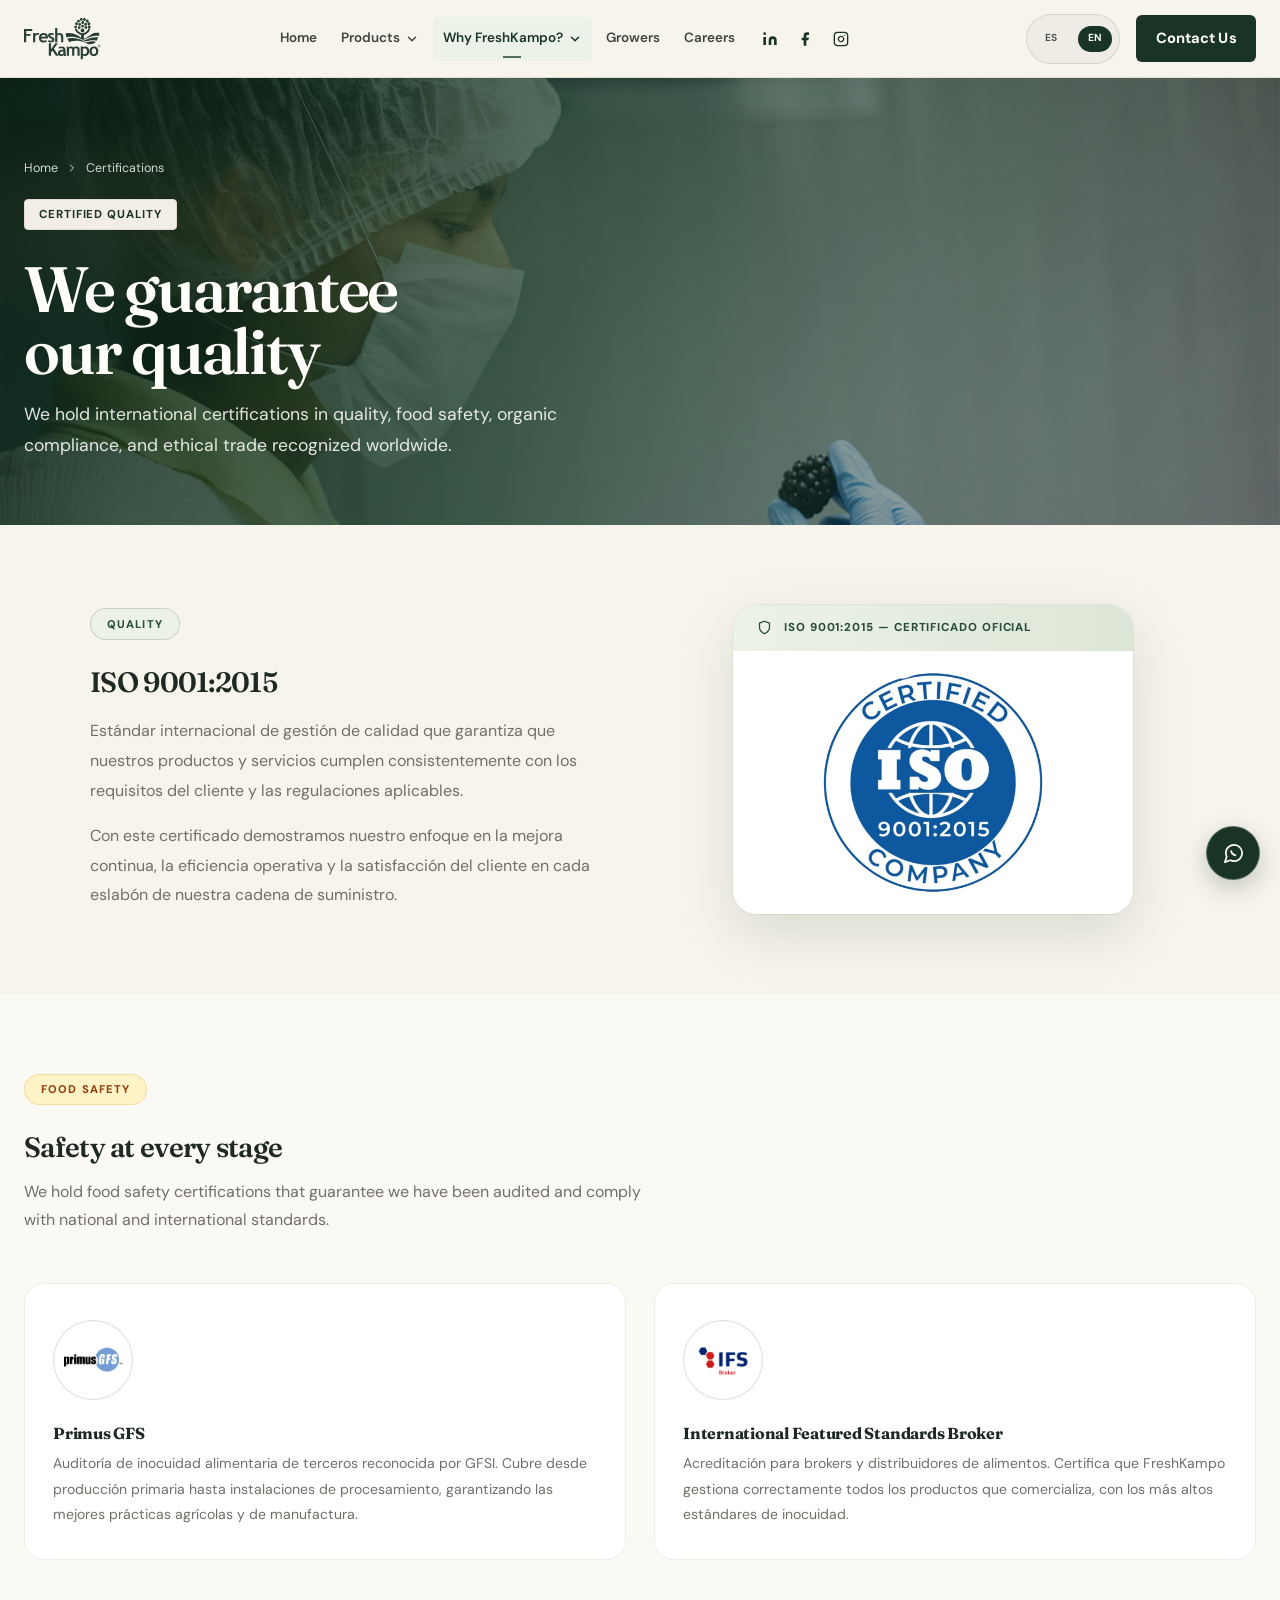
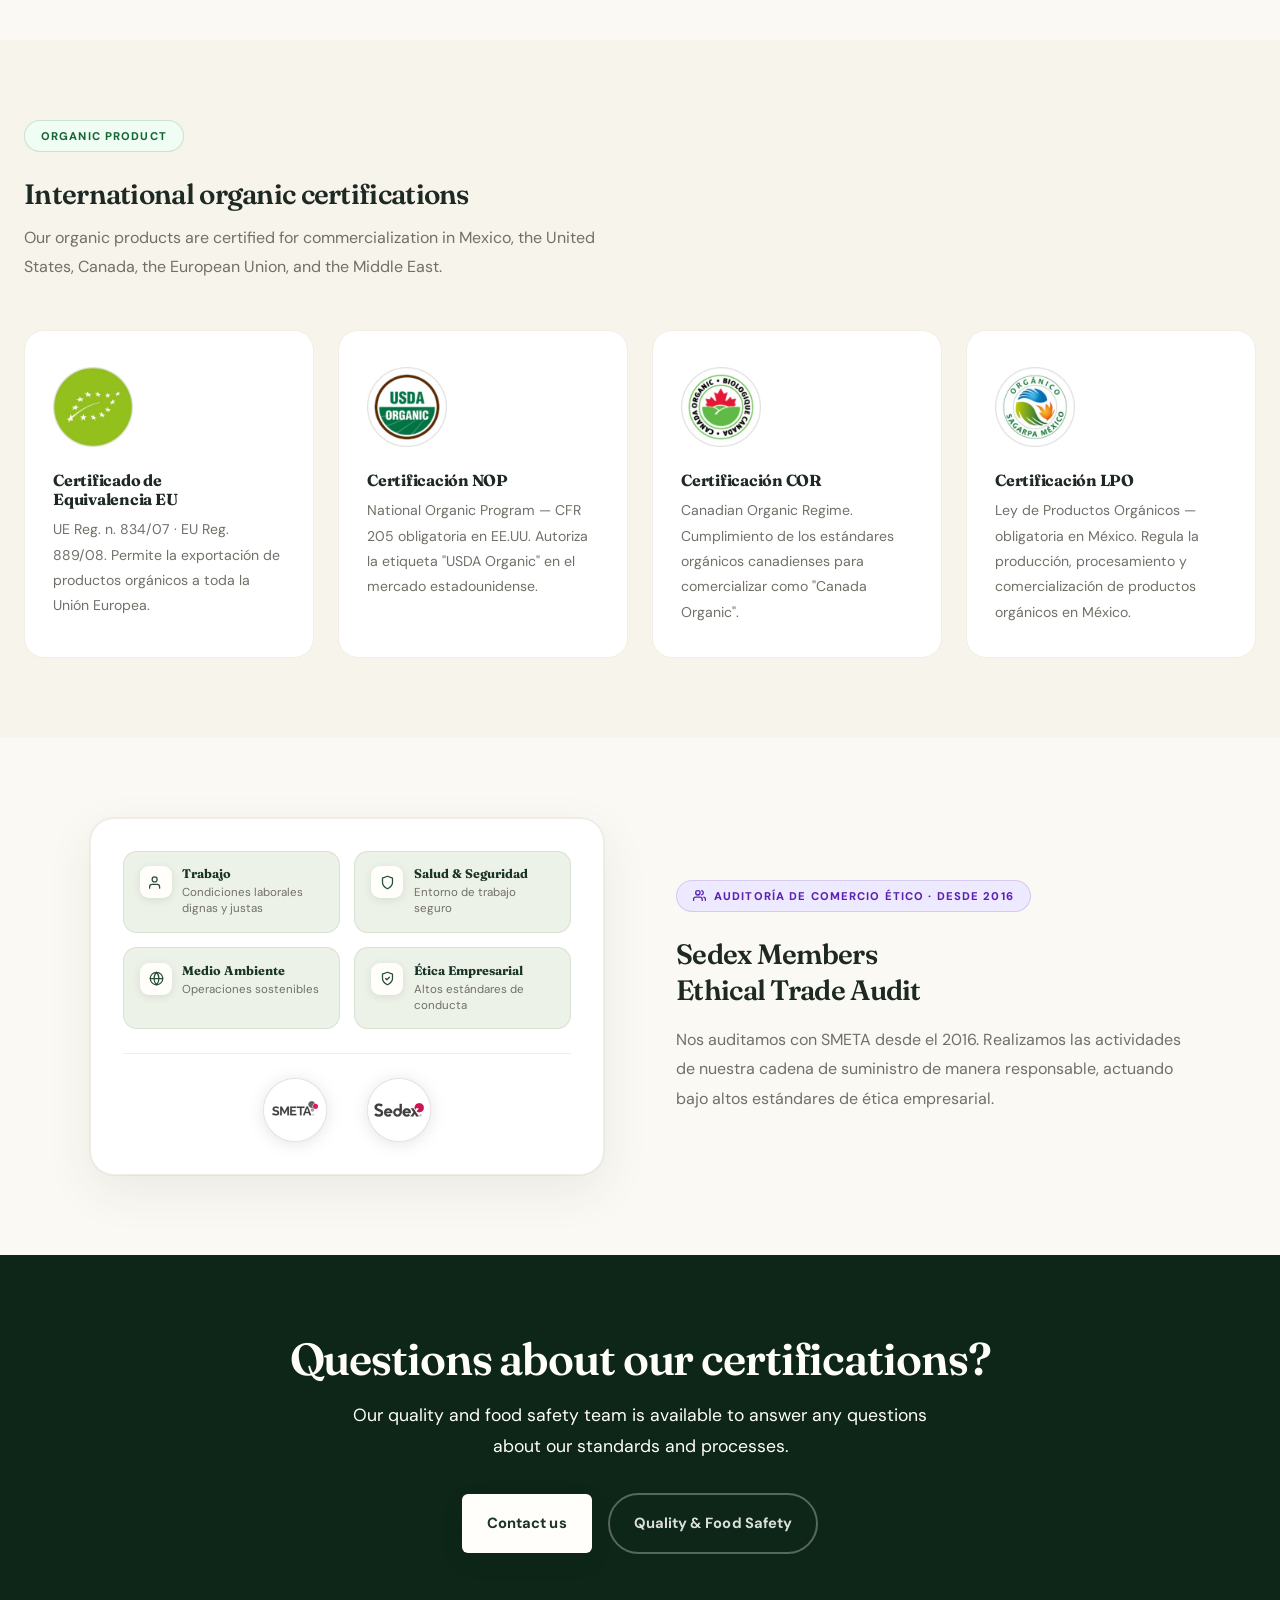
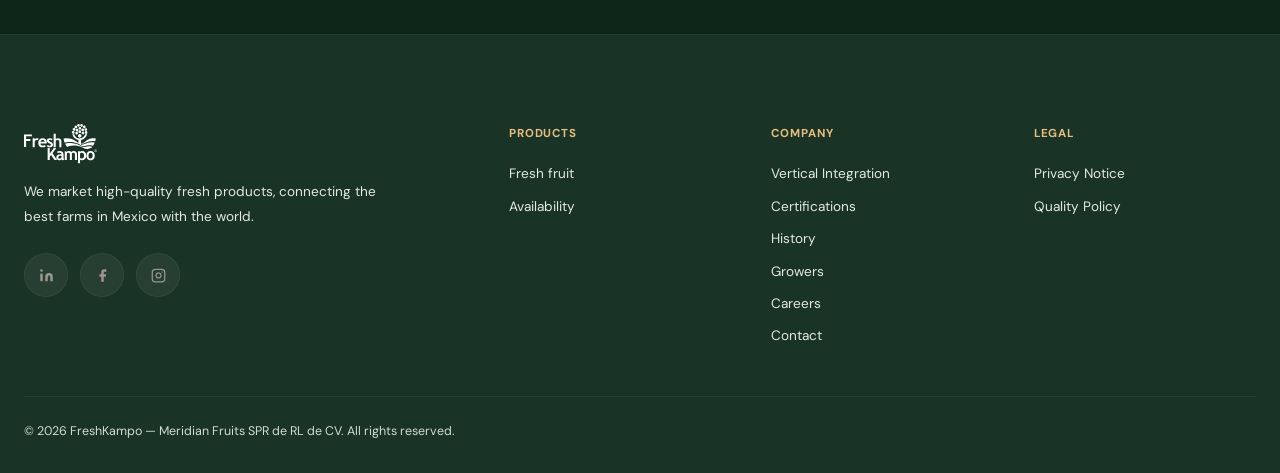
<file: certificaciones.html>
<!DOCTYPE html>
<html lang="es">
<head>
  <meta charset="UTF-8" />
  <meta name="viewport" content="width=device-width, initial-scale=1.0" />
  <title>Certificaciones — FreshKampo | ISO 9001, Primus GFS, Organic, SMETA</title>
  <meta name="description" content="FreshKampo cuenta con certificaciones internacionales de calidad e inocuidad: ISO 9001:2015, Primus GFS, IFS, NOP USDA, EU Organic, COR, LPO y SMETA." />
  <link rel="canonical" href="https://freshkampo.com/certificaciones" />
  <link rel="preconnect" href="https://fonts.googleapis.com" />
  <link rel="preconnect" href="https://fonts.gstatic.com" crossorigin />
  <link rel="icon" href="assets/img/faviconV2.png" type="image/png" />
  <link rel="stylesheet" href="css/style.css?v=20261104c" />
  <link rel="stylesheet" href="css/refresh.css?v=20261105f" />
  <style>
    /* HERO */
    .cert-hero{position:relative;background-image:url('assets/img/wrapper-certificaciones.jpg');background-size:cover;background-position:center;background-repeat:no-repeat}
    .cert-hero-overlay{position:absolute;inset:0;z-index:0;background:linear-gradient(112deg,rgba(10,36,20,.82) 0%,rgba(13,55,32,.60) 42%,rgba(20,70,40,.30) 68%,rgba(6,16,8,.08) 100%)}
    .cert-hero-overlay::after{content:'';position:absolute;inset:0;background:radial-gradient(ellipse 55% 45% at 18% 32%,rgba(214,154,85,.09) 0%,transparent 58%);pointer-events:none}
    .cert-hero .container{position:relative;z-index:1}

    /* CATEGORY LABEL */
    .cert-cat-label{display:inline-flex;align-items:center;gap:.5rem;font-size:.7rem;font-weight:800;text-transform:uppercase;letter-spacing:.1em;padding:.35rem 1rem;border-radius:9999px;margin-bottom:1.25rem}
    .cert-cat-label.calidad{background:var(--c-primary-50);color:var(--c-primary);border:1px solid rgba(41,77,55,.18)}
    .cert-cat-label.inocuidad{background:#FEF3C7;color:#92400E;border:1px solid rgba(217,119,6,.18)}
    .cert-cat-label.organico{background:#F0FDF4;color:#166534;border:1px solid rgba(22,101,52,.18)}
    .cert-cat-label.etico{background:#EDE9FE;color:#5B21B6;border:1px solid rgba(91,33,182,.16)}

    /* FEATURE SPLIT (ISO 9001, SMETA) */
    .cert-feature{padding:var(--space-20) 0}
    .cert-feature.bg-light{background:var(--c-gray-50)}
    .cert-feature-inner{display:grid;grid-template-columns:1fr 1fr;gap:4.5rem;align-items:center;max-width:1100px;margin:0 auto}
    .cert-feature-inner > *{min-width:0}
    .cert-feature-inner.reverse{direction:rtl}
    .cert-feature-inner.reverse > *{direction:ltr}
    .cert-feature-text h2{font-size:1.75rem;color:var(--c-gray-900);margin:.25rem 0 1rem;line-height:1.3}
    .cert-feature-text p{color:var(--c-gray-500);font-size:1rem;line-height:1.85;margin-bottom:1rem}
    .cert-feature-text p:last-child{margin-bottom:0}
    .cert-logo-box{background:#fff;border:1px solid var(--c-gray-100);border-radius:24px;padding:2.5rem;display:flex;align-items:center;justify-content:center;box-shadow:0 16px 48px rgba(25,51,38,.10),0 0 0 1px rgba(41,77,55,.06)}
    .cert-logo-box img{max-height:140px;width:auto;max-width:100%;object-fit:contain;display:block}
    /* ISO cert elegant frame */
    .cert-doc-frame{background:#fff;border-radius:24px;box-shadow:0 20px 60px rgba(25,51,38,.13),0 0 0 1px rgba(41,77,55,.07);overflow:hidden;max-width:400px;margin:0 auto}
    .cert-doc-frame-top{background:linear-gradient(90deg,var(--c-primary-50),var(--c-primary-100));padding:.85rem 1.5rem;display:flex;align-items:center;gap:.75rem}
    .cert-doc-frame-top span{font-size:.72rem;font-weight:800;color:var(--c-primary);text-transform:uppercase;letter-spacing:.08em}
    .cert-doc-frame img{width:100%;height:auto;display:block;max-height:340px;object-fit:contain;padding:1.25rem;background:#fff}
    /* SMETA pillars */
    .cert-smeta-wrap{background:#fff;border:1px solid var(--c-gray-100);border-radius:24px;padding:2rem;box-shadow:0 16px 48px rgba(25,51,38,.08),0 0 0 1px rgba(41,77,55,.05)}
    .cert-smeta-pillars{display:grid;grid-template-columns:repeat(2,minmax(0,1fr));gap:.9rem;margin-bottom:1.5rem}
    .cert-smeta-pillar{min-width:0;background:var(--c-primary-50);border:1px solid rgba(41,77,55,.10);border-radius:14px;padding:.9rem 1rem;display:flex;align-items:flex-start;gap:.65rem}
    .cert-smeta-pillar > div:last-child{min-width:0}
    .cert-smeta-icon{width:32px;height:32px;border-radius:9px;background:var(--c-white);display:flex;align-items:center;justify-content:center;flex-shrink:0;box-shadow:0 2px 8px rgba(25,51,38,.10)}
    .cert-smeta-pillar h4{font-size:.78rem;font-weight:700;color:var(--c-primary-dark);margin:0 0 .18rem;line-height:1.3}
    .cert-smeta-pillar p{font-size:.72rem;color:var(--c-gray-500);margin:0;line-height:1.4}
    .cert-smeta-logos{display:flex;align-items:center;justify-content:center;gap:2.5rem;padding-top:1.5rem;border-top:1px solid var(--c-gray-100)}
    .cert-smeta-logos img{max-height:64px;width:auto;max-width:160px;object-fit:contain;display:block;filter:drop-shadow(0 2px 8px rgba(0,0,0,.10))}

    /* GRID CARDS (Inocuidad, Orgánico) */
    .cert-cards-section{padding:var(--space-20) 0}
    .cert-cards-section.bg-light{background:var(--c-gray-50)}
    .cert-section-head{max-width:620px;margin-bottom:3rem}
    .cert-section-head h2{color:var(--c-gray-900);font-size:1.75rem;margin:.25rem 0 .75rem;line-height:1.3}
    .cert-section-head p{color:var(--c-gray-500);font-size:1rem;line-height:1.8;margin:0}
    .cert-grid-2{display:grid;grid-template-columns:1fr 1fr;gap:1.75rem}
    .cert-grid-4{display:grid;grid-template-columns:repeat(4,1fr);gap:1.5rem}
    .cert-card{background:#fff;border:1px solid var(--c-gray-100);border-radius:20px;padding:2rem 1.75rem;display:flex;flex-direction:column;transition:box-shadow .28s,transform .28s}
    .cert-card:hover{box-shadow:0 16px 48px rgba(25,51,38,.11);transform:translateY(-4px)}
    .cert-card-logo{height:88px;display:flex;align-items:center;justify-content:flex-start;margin-bottom:1.25rem}
    .cert-card-logo img{max-height:80px;width:auto;max-width:200px;object-fit:contain;display:block}
    .cert-card h3{font-size:1rem;font-weight:700;color:var(--c-gray-900);margin:0 0 .5rem}
    .cert-card p{font-size:.88rem;color:var(--c-gray-500);line-height:1.8;margin:0;flex:1}

    /* SMETA logos pair */
    .cert-logos-pair{display:flex;align-items:center;gap:2rem;flex-wrap:wrap}
    .cert-logos-pair img{max-height:80px;width:auto;object-fit:contain;display:block;filter:grayscale(10%)}

    /* BANNER */
    .cert-banner{padding:0;line-height:0}
    .cert-banner img{width:100%;max-height:360px;object-fit:cover;object-position:center;display:block}

    /* REVEAL */
    .reveal{opacity:0;transform:translateY(28px);transition:opacity .6s ease,transform .65s cubic-bezier(.22,.61,.36,1)}
    .reveal.visible{opacity:1;transform:translateY(0)}
    .reveal-left{opacity:0;transform:translateX(-32px);transition:opacity .65s ease,transform .7s cubic-bezier(.22,.61,.36,1)}
    .reveal-left.visible{opacity:1;transform:translateX(0)}
    .reveal-right{opacity:0;transform:translateX(32px);transition:opacity .65s ease,transform .7s cubic-bezier(.22,.61,.36,1)}
    .reveal-right.visible{opacity:1;transform:translateX(0)}

    /* RESPONSIVE */
    @media(max-width:1024px){
      .cert-grid-4{grid-template-columns:1fr 1fr}
    }
    @media(max-width:900px){
      .cert-feature-inner,.cert-feature-inner.reverse{grid-template-columns:1fr;direction:ltr;gap:2.5rem}
      .cert-grid-2{grid-template-columns:1fr}
    }
    @media(max-width:640px){
      .cert-feature{padding:var(--space-12) 0}
      .cert-cards-section{padding:var(--space-12) 0}
      .cert-feature-text h2{font-size:1.4rem}
      .cert-grid-4{grid-template-columns:1fr 1fr}
      .cert-card{padding:1.5rem 1.25rem}
      .cert-feature-inner > .reveal-left,.cert-feature-inner > .reveal-right{transform:translateY(14px)}
      .cert-feature-inner > .reveal-left.visible,.cert-feature-inner > .reveal-right.visible{transform:translateY(0)}
    }
    @media(max-width:420px){
      .cert-grid-4{grid-template-columns:1fr}
    }
  </style>
</head>
<body>

<div id="nav-slot"></div>

<section class="page-hero cert-hero">
  <div class="cert-hero-overlay"></div>
  <div class="container">
    <nav class="breadcrumb" aria-label="Breadcrumb">
      <a href="index.html">Inicio</a>
      <svg xmlns="http://www.w3.org/2000/svg" viewBox="0 0 24 24" fill="none" stroke="currentColor" stroke-width="2" stroke-linecap="round" stroke-linejoin="round" width="12" height="12"><polyline points="9 18 15 12 9 6"/></svg>
      <span data-i18n="nav-certifications">Certificaciones</span>
    </nav>
    <span class="badge badge-accent">Calidad certificada</span>
    <h1 style="margin-top:.75rem">Aseguramos<br>nuestra calidad</h1>
    <p>Contamos con certificaciones internacionales de calidad, inocuidad, orgánico y comercio ético reconocidas en todo el mundo.</p>
  </div>
</section>

<!-- ══ ISO 9001 — CALIDAD ══ -->
<section class="cert-feature">
  <div class="container">
    <div class="cert-feature-inner">
      <div class="cert-feature-text reveal-left">
        <span class="cert-cat-label calidad">
          <svg xmlns="http://www.w3.org/2000/svg" viewBox="0 0 24 24" fill="none" stroke="currentColor" stroke-width="2.5" stroke-linecap="round" stroke-linejoin="round" width="13" height="13"><path d="M12 22s8-4 8-10V5l-8-3-8 3v7c0 6 8 10 8 10z"/></svg>
          Calidad
        </span>
        <h2>ISO 9001:2015</h2>
        <p>Estándar internacional de gestión de calidad que garantiza que nuestros productos y servicios cumplen consistentemente con los requisitos del cliente y las regulaciones aplicables.</p>
        <p>Con este certificado demostramos nuestro enfoque en la mejora continua, la eficiencia operativa y la satisfacción del cliente en cada eslabón de nuestra cadena de suministro.</p>
      </div>
      <div class="reveal-right">
        <div class="cert-doc-frame">
          <div class="cert-doc-frame-top">
            <svg xmlns="http://www.w3.org/2000/svg" viewBox="0 0 24 24" fill="none" stroke="var(--c-primary)" stroke-width="2" stroke-linecap="round" stroke-linejoin="round" width="15" height="15"><path d="M12 22s8-4 8-10V5l-8-3-8 3v7c0 6 8 10 8 10z"/></svg>
            <span>ISO 9001:2015 &mdash; Certificado oficial</span>
          </div>
          <img src="assets/img/certificado-calidad-01-min_ISO 9001.png" alt="Certificado ISO 9001:2015 FreshKampo" loading="lazy" />
        </div>
      </div>
    </div>
  </div>
</section>

<!-- ══ INOCUIDAD ══ -->
<section class="cert-cards-section bg-light">
  <div class="container">
    <div class="cert-section-head reveal">
      <span class="cert-cat-label inocuidad">
        <svg xmlns="http://www.w3.org/2000/svg" viewBox="0 0 24 24" fill="none" stroke="currentColor" stroke-width="2.5" stroke-linecap="round" stroke-linejoin="round" width="13" height="13"><path d="M9 12l2 2 4-4"/><circle cx="12" cy="12" r="10"/></svg>
        Inocuidad Alimentaria
      </span>
      <h2>Seguridad en cada etapa</h2>
      <p>Contamos con certificaciones de inocuidad que garantizan que hemos sido auditados y cumplimos con las normas establecidas nacional e internacionalmente.</p>
    </div>
    <div class="cert-grid-2">
      <div class="cert-card reveal">
        <div class="cert-card-logo">
          <img src="assets/img/logo-cert-primus.png" alt="Primus GFS" loading="lazy" />
        </div>
        <h3>Primus GFS</h3>
        <p>Auditoría de inocuidad alimentaria de terceros reconocida por GFSI. Cubre desde producción primaria hasta instalaciones de procesamiento, garantizando las mejores prácticas agrícolas y de manufactura.</p>
      </div>
      <div class="cert-card reveal">
        <div class="cert-card-logo">
          <img src="assets/img/logo-cert-ifs.png" alt="International Featured Standards Broker" loading="lazy" />
        </div>
        <h3>International Featured Standards Broker</h3>
        <p>Acreditación para brokers y distribuidores de alimentos. Certifica que FreshKampo gestiona correctamente todos los productos que comercializa, con los más altos estándares de inocuidad.</p>
      </div>
    </div>
  </div>
</section>

<!-- ══ ORGÁNICO ══ -->
<section class="cert-cards-section">
  <div class="container">
    <div class="cert-section-head reveal">
      <span class="cert-cat-label organico">
        <svg xmlns="http://www.w3.org/2000/svg" viewBox="0 0 24 24" fill="none" stroke="currentColor" stroke-width="2.5" stroke-linecap="round" stroke-linejoin="round" width="13" height="13"><path d="M2 22 C6 16 14 8 22 2 M8 22 C10 16 16 8 22 4"/></svg>
        Producto Orgánico
      </span>
      <h2>Certificaciones orgánicas internacionales</h2>
      <p>Nuestros productos orgánicos cuentan con las certificaciones para comercializarlos en México, Estados Unidos, Canadá, la Unión Europea y el Medio Oriente.</p>
    </div>
    <div class="cert-grid-4">
      <div class="cert-card reveal">
        <div class="cert-card-logo">
          <img src="assets/img/logo-cert-eu.jpg" alt="EU Organic equivalencia europea" loading="lazy" />
        </div>
        <h3>Certificado de Equivalencia EU</h3>
        <p>UE Reg. n. 834/07 · EU Reg. 889/08. Permite la exportación de productos orgánicos a toda la Unión Europea.</p>
      </div>
      <div class="cert-card reveal">
        <div class="cert-card-logo">
          <img src="assets/img/logo-cert-usda.jpg" alt="USDA NOP Organic" loading="lazy" />
        </div>
        <h3>Certificación NOP</h3>
        <p>National Organic Program — CFR 205 obligatoria en EE.UU. Autoriza la etiqueta "USDA Organic" en el mercado estadounidense.</p>
      </div>
      <div class="cert-card reveal">
        <div class="cert-card-logo">
          <img src="assets/img/logo-certificado-06.jpg" alt="COR Canada Organic" loading="lazy" />
        </div>
        <h3>Certificación COR</h3>
        <p>Canadian Organic Regime. Cumplimiento de los estándares orgánicos canadienses para comercializar como "Canada Organic".</p>
      </div>
      <div class="cert-card reveal">
        <div class="cert-card-logo">
          <img src="assets/img/logo-certificado-07.jpg" alt="LPO Ley de Productos Orgánicos México" loading="lazy" />
        </div>
        <h3>Certificación LPO</h3>
        <p>Ley de Productos Orgánicos — obligatoria en México. Regula la producción, procesamiento y comercialización de productos orgánicos en México.</p>
      </div>
    </div>
  </div>
</section>

<!-- ══ SMETA / COMERCIO ÉTICO ══ -->
<section class="cert-feature bg-light">
  <div class="container">
    <div class="cert-feature-inner reverse">
      <div class="cert-feature-text reveal-right">
        <span class="cert-cat-label etico">
          <svg xmlns="http://www.w3.org/2000/svg" viewBox="0 0 24 24" fill="none" stroke="currentColor" stroke-width="2.5" stroke-linecap="round" stroke-linejoin="round" width="13" height="13"><path d="M17 21v-2a4 4 0 0 0-4-4H5a4 4 0 0 0-4 4v2"/><circle cx="9" cy="7" r="4"/><path d="M23 21v-2a4 4 0 0 0-3-3.87"/><path d="M16 3.13a4 4 0 0 1 0 7.75"/></svg>
          Auditoría de Comercio Ético · Desde 2016
        </span>
        <h2>Sedex Members<br>Ethical Trade Audit</h2>
        <p>Nos auditamos con SMETA desde el 2016. Realizamos las actividades de nuestra cadena de suministro de manera responsable, actuando bajo altos estándares de ética empresarial.</p>
      </div>
      <div class="cert-smeta-wrap reveal-left">
        <div class="cert-smeta-pillars">
          <div class="cert-smeta-pillar">
            <div class="cert-smeta-icon"><svg xmlns="http://www.w3.org/2000/svg" viewBox="0 0 24 24" fill="none" stroke="var(--c-primary)" stroke-width="2" stroke-linecap="round" stroke-linejoin="round" width="15" height="15"><path d="M17 21v-2a4 4 0 0 0-4-4H5a4 4 0 0 0-4 4v2"/><circle cx="9" cy="7" r="4"/></svg></div>
            <div><h4>Trabajo</h4><p>Condiciones laborales dignas y justas</p></div>
          </div>
          <div class="cert-smeta-pillar">
            <div class="cert-smeta-icon"><svg xmlns="http://www.w3.org/2000/svg" viewBox="0 0 24 24" fill="none" stroke="var(--c-primary)" stroke-width="2" stroke-linecap="round" stroke-linejoin="round" width="15" height="15"><path d="M12 22s8-4 8-10V5l-8-3-8 3v7c0 6 8 10 8 10z"/></svg></div>
            <div><h4>Salud &amp; Seguridad</h4><p>Entorno de trabajo seguro</p></div>
          </div>
          <div class="cert-smeta-pillar">
            <div class="cert-smeta-icon"><svg xmlns="http://www.w3.org/2000/svg" viewBox="0 0 24 24" fill="none" stroke="var(--c-primary)" stroke-width="2" stroke-linecap="round" stroke-linejoin="round" width="15" height="15"><circle cx="12" cy="12" r="10"/><path d="M2 12h20M12 2a15.3 15.3 0 0 1 4 10 15.3 15.3 0 0 1-4 10 15.3 15.3 0 0 1-4-10 15.3 15.3 0 0 1 4-10z"/></svg></div>
            <div><h4>Medio Ambiente</h4><p>Operaciones sostenibles</p></div>
          </div>
          <div class="cert-smeta-pillar">
            <div class="cert-smeta-icon"><svg xmlns="http://www.w3.org/2000/svg" viewBox="0 0 24 24" fill="none" stroke="var(--c-primary)" stroke-width="2" stroke-linecap="round" stroke-linejoin="round" width="15" height="15"><path d="M9 12l2 2 4-4"/><path d="M12 22s8-4 8-10V5l-8-3-8 3v7c0 6 8 10 8 10z"/></svg></div>
            <div><h4>Ética Empresarial</h4><p>Altos estándares de conducta</p></div>
          </div>
        </div>
        <div class="cert-smeta-logos">
          <img src="assets/img/logo-cert-smeta.png" alt="SMETA" loading="lazy" />
          <img src="assets/img/logo-cert-sedex.png" alt="Sedex" loading="lazy" />
        </div>
      </div>
    </div>
  </div>
</section>

<section class="cta-section">
  <div class="container">
    <h2>¿Preguntas sobre nuestras certificaciones?</h2>
    <p>Nuestro equipo de calidad e inocuidad está disponible para responder cualquier duda sobre nuestros estándares y procesos.</p>
    <div class="cta-actions">
      <a href="contacto.html" class="btn btn-white btn-lg">Contáctanos</a>
      <a href="calidad-inocuidad.html" class="btn btn-lg" style="border:2px solid rgba(255,255,255,.3);color:rgba(255,255,255,.85);border-radius:9999px;">Calidad e Inocuidad</a>
    </div>
  </div>
</section>

<div id="footer-slot"></div>
<div id="modal-slot"></div>
<script src="js/i18n.js?v=20261105f"></script>
<script src="js/nav.js?v=20261105f"></script>
<script src="js/app.js?v=20261105f"></script>
<script src="js/page-i18n-overrides.js"></script>
<script>
(function(){
  if('IntersectionObserver' in window){
    var els=document.querySelectorAll('.reveal,.reveal-left,.reveal-right');
    var io=new IntersectionObserver(function(entries){
      entries.forEach(function(e){if(e.isIntersecting){e.target.classList.add('visible');io.unobserve(e.target);}});
    },{threshold:0.12});
    els.forEach(function(el){io.observe(el);});
  }else{
    document.querySelectorAll('.reveal,.reveal-left,.reveal-right').forEach(function(el){el.classList.add('visible');});
  }
})();
</script>
</body>
</html>
</file>
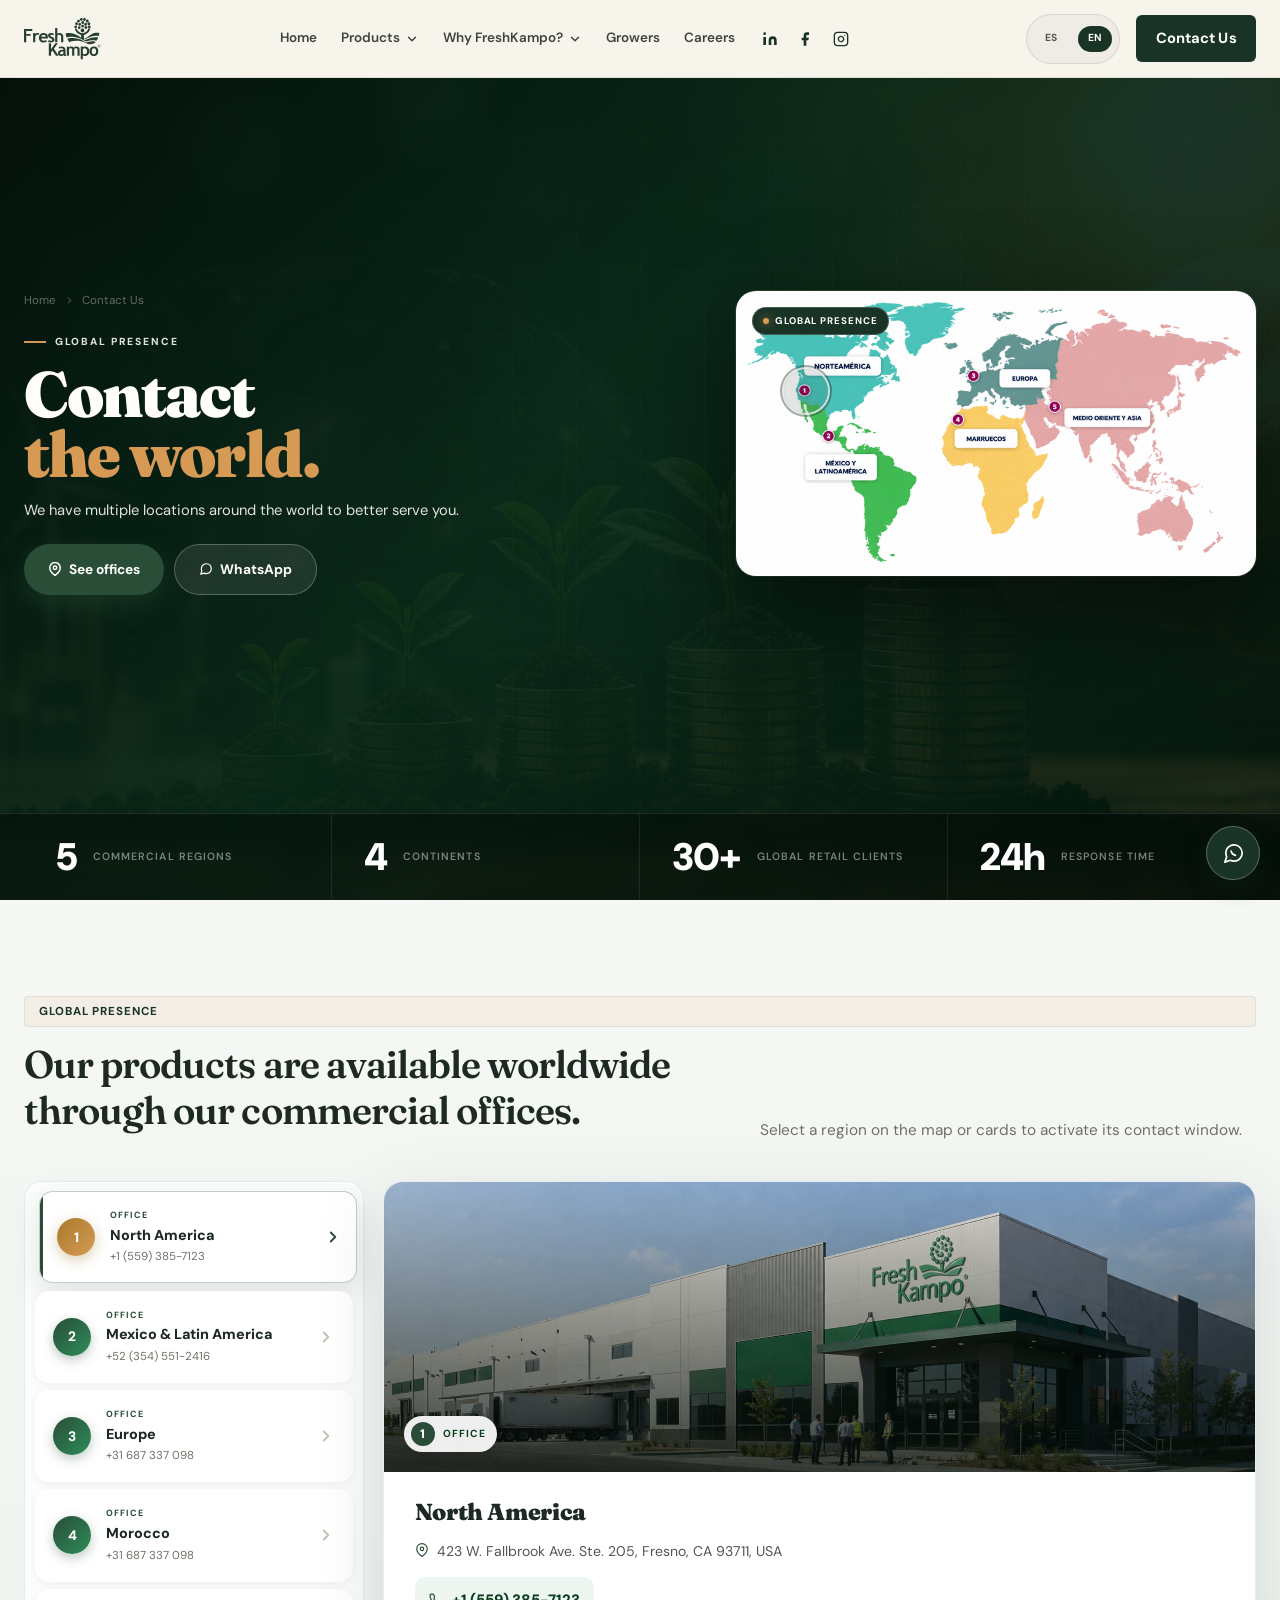
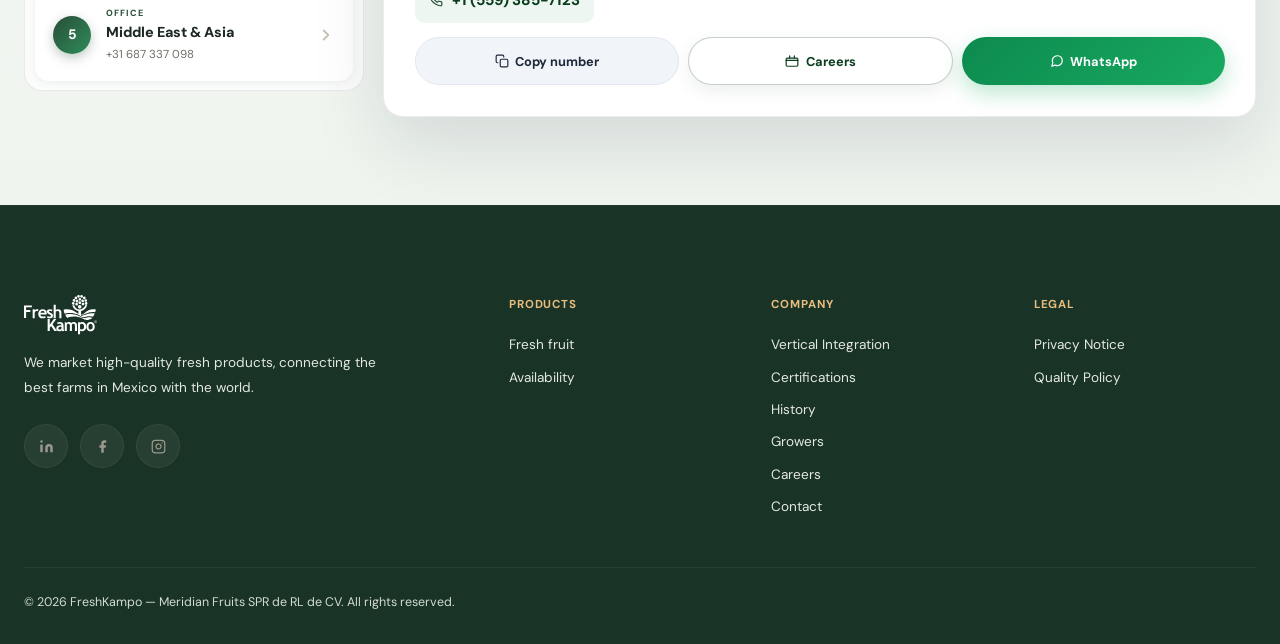
<file: contacto.html>
<!DOCTYPE html>
<html lang="es">
<head>
  <meta charset="UTF-8" />
  <meta name="viewport" content="width=device-width, initial-scale=1.0" />
  <title>Contacto — FreshKampo | México, EE.UU., Europa, Marruecos</title>
  <meta name="description" content="Contáctanos en nuestras oficinas en México, Fresno CA, Breda y Casablanca. Envíanos un mensaje y te responderemos en 24 horas." />
  <link rel="canonical" href="https://freshkampo.com/contacto" />
  <link rel="preconnect" href="https://fonts.googleapis.com" />
  <link rel="preconnect" href="https://fonts.gstatic.com" crossorigin />
  <link rel="icon" href="assets/img/faviconV2.png" type="image/png" />
  <link rel="stylesheet" href="css/style.css?v=20261104c" />
  <link rel="stylesheet" href="css/refresh.css?v=20261105f" />
  <style>
    /* ═══════════════════════════════════════════════
       CONTACTO v3 — Cinematic hero · Stats bar · Office selector
    ═══════════════════════════════════════════════ */

    /* ── HERO ── */
    .c2-hero {
      position: relative;
      overflow: hidden;
      min-height: calc(100vh - var(--nav-h));
      display: flex;
      flex-direction: column;
      isolation: isolate;
      background: #040f08;
    }
    .c2-hero-bg {
      position: absolute;
      inset: 0;
      background: url('assets/img/wrapper-productores-03.png') center 28% / cover no-repeat;
      opacity: .3;
      transform: scale(1.04);
      animation: c2BgDrift 26s ease-in-out infinite alternate;
      will-change: transform;
    }
    .c2-hero-gradient {
      position: absolute;
      inset: 0;
      background:
        linear-gradient(130deg, rgba(4,18,11,.96) 0%, rgba(10,44,26,.82) 44%, rgba(6,28,16,.6) 100%),
        radial-gradient(ellipse 80% 60% at 68% 50%, rgba(41,77,55,.22) 0%, transparent 72%);
      pointer-events: none;
    }
    .c2-hero-lines {
      position: absolute;
      inset: 0;
      background-image:
        linear-gradient(rgba(255,255,255,.025) 1px, transparent 1px),
        linear-gradient(90deg, rgba(255,255,255,.025) 1px, transparent 1px);
      background-size: 64px 64px;
      pointer-events: none;
      mask-image: radial-gradient(ellipse 80% 90% at 70% 44%, black, transparent);
      -webkit-mask-image: radial-gradient(ellipse 80% 90% at 70% 44%, black, transparent);
    }
    .c2-hero-content {
      position: relative;
      z-index: 1;
      flex: 1;
      display: flex;
      flex-direction: column;
      justify-content: center;
      padding: .85rem 0 1.15rem;
    }
    .c2-hero-body {
      display: grid;
      grid-template-columns: minmax(0,1fr) minmax(0,520px);
      gap: 2rem;
      align-items: flex-start;
    }

    /* ── Text column ── */
    .c2-hero-breadcrumb {
      display: flex;
      align-items: center;
      gap: .48rem;
      font-size: .72rem;
      color: rgba(255,255,255,.36);
      margin-bottom: .95rem;
    }
    .c2-hero-breadcrumb a {
      color: rgba(255,255,255,.36);
      text-decoration: none;
      transition: color .2s;
    }
    .c2-hero-breadcrumb a:hover { color: rgba(255,255,255,.7); }
    .c2-hero-kicker {
      display: inline-flex;
      align-items: center;
      gap: .55rem;
      font-size: .64rem;
      font-weight: 800;
      letter-spacing: .18em;
      text-transform: uppercase;
      color: var(--c-accent);
      margin-bottom: .8rem;
    }
    .c2-hero-kicker::before {
      content: '';
      display: block;
      width: 22px;
      height: 2px;
      background: var(--c-accent);
      flex-shrink: 0;
    }
    .c2-hero-h1 {
      font-size: clamp(2.4rem, 4.8vw, 4.3rem);
      font-weight: 900;
      line-height: .94;
      color: #fff;
      letter-spacing: -.03em;
      margin: 0 0 .9rem;
      animation: c2FadeUp .72s ease both;
    }
    .c2-h1-accent {
      display: block;
      color: var(--c-accent);
    }
    .c2-hero-sub {
      font-size: .92rem;
      color: rgba(255,255,255,.6);
      line-height: 1.62;
      max-width: 450px;
      margin-bottom: 1.35rem;
      animation: c2FadeUp .72s .1s ease both;
    }
    .c2-hero-cta {
      display: flex;
      gap: .6rem;
      flex-wrap: wrap;
      animation: c2FadeUp .72s .18s ease both;
    }
    .c2-btn {
      display: inline-flex;
      align-items: center;
      gap: .45rem;
      padding: .8rem 1.5rem;
      border-radius: 999px;
      font-size: .86rem;
      font-weight: 700;
      text-decoration: none;
      cursor: pointer;
      border: none;
      transition: transform .22s ease, box-shadow .22s ease, background .22s ease;
    }
    .c2-btn:hover { transform: translateY(-2px); }
    .c2-btn svg { width: 14px; height: 14px; flex-shrink: 0; }
    .c2-btn--primary {
      background: var(--c-primary);
      color: #fff;
      box-shadow: 0 10px 28px rgba(41,77,55,.44);
    }
    .c2-btn--primary:hover {
      background: #0c3d1e;
      box-shadow: 0 18px 38px rgba(41,77,55,.52);
    }
    .c2-btn--ghost {
      background: rgba(255,255,255,.09);
      color: #fff;
      border: 1.5px solid rgba(255,255,255,.26);
      backdrop-filter: blur(8px);
      -webkit-backdrop-filter: blur(8px);
    }
    .c2-btn--ghost:hover {
      background: rgba(255,255,255,.15);
      border-color: rgba(255,255,255,.5);
    }

    /* ── Map column ── */
    .c2-hero-map {
      position: relative;
      aspect-ratio: 1694 / 928;
      border-radius: 20px;
      overflow: hidden;
      box-shadow: 0 40px 100px rgba(0,0,0,.52), 0 0 0 1px rgba(255,255,255,.1);
      animation: c2FadeUp .72s .06s ease both;
    }
    .c2-hero-map img {
      display: block;
      width: 100%;
      height: 100%;
      object-fit: contain;
    }
    .c2-hero-map::after {
      content: '';
      position: absolute;
      inset: 0;
      background: transparent;
      pointer-events: none;
      z-index: 1;
    }
    .c2-map-label {
      position: absolute;
      top: 1rem;
      left: 1rem;
      z-index: 3;
      display: inline-flex;
      align-items: center;
      gap: .38rem;
      padding: .3rem .6rem;
      border-radius: 999px;
      background: var(--pine);
      border: 1px solid rgba(255,255,255,.2);
      font-size: .6rem;
      font-weight: 700;
      letter-spacing: .1em;
      text-transform: uppercase;
      color: #fff;
    }
    .c2-map-dot {
      width: 6px;
      height: 6px;
      border-radius: 50%;
      background: var(--c-accent);
      box-shadow: 0 0 8px rgba(214,154,85,.8);
      animation: c2Blink 1.8s ease-in-out infinite;
      flex-shrink: 0;
    }
    /* Map pins — .ctc-map-pin keeps JS compatibility */
    .c2-pins {
      position: absolute;
      inset: 0;
      z-index: 2;
      pointer-events: none;
    }
    .ctc-map-pin {
      position: absolute;
      pointer-events: auto;
      width: 44px;
      height: 44px;
      border-radius: 50%;
      border: none;
      display: flex;
      align-items: center;
      justify-content: center;
      font-size: 0;
      color: transparent;
      background: transparent;
      box-shadow: none;
      cursor: pointer;
      transform: translate(-50%, -50%);
      transition: background .22s ease, box-shadow .22s ease;
    }
    .ctc-map-pin::after {
      display: none;
    }
    .ctc-map-pin:hover,
    .ctc-map-pin.is-active {
      background: rgba(25,51,38,.12);
      box-shadow: 0 0 0 2px rgba(255,255,255,.75), 0 0 0 4px rgba(25,51,38,.4);
    }
    .ctc-map-pin:focus-visible {
      outline: 3px solid var(--c-accent);
      outline-offset: 0;
    }
    .ctc-map-pin--1 { left: 13.5%; top: 34.9% }
    .ctc-map-pin--2 { left: 18.1%; top: 51.4% }
    .ctc-map-pin--3 { left: 46.6%; top: 30.1% }
    .ctc-map-pin--4 { left: 43.5%; top: 45.4% }
    .ctc-map-pin--5 { left: 62.5%; top: 40.9% }

    /* ── Stats bar ── */
    .c2-stats-bar {
      position: relative;
      z-index: 1;
      border-top: 1px solid rgba(255,255,255,.1);
      background: rgba(0,0,0,.34);
      backdrop-filter: blur(14px);
      -webkit-backdrop-filter: blur(14px);
    }
    .c2-stats-inner {
      display: grid;
      grid-template-columns: repeat(4, minmax(0,1fr));
    }
    .c2-stat {
      display: flex;
      align-items: center;
      gap: 1rem;
      padding: 1.5rem 2rem;
      border-right: 1px solid rgba(255,255,255,.08);
    }
    .c2-stat:last-child { border-right: none; }
    .c2-stat-num {
      font-size: 2.4rem;
      font-weight: 900;
      color: #fff;
      line-height: 1;
      letter-spacing: -.025em;
      font-variant-numeric: tabular-nums;
      white-space: nowrap;
      flex-shrink: 0;
    }
    .c2-stat-num.is-counting {
      animation: c2DigitPulse .22s ease-in-out infinite alternate;
    }
    .c2-stat-label {
      font-size: .66rem;
      font-weight: 600;
      text-transform: uppercase;
      letter-spacing: .1em;
      color: rgba(255,255,255,.46);
      line-height: 1.5;
    }

    /* ── OFFICES SECTION ── */
    .c2-offices {
      padding: 6rem 0 5.5rem;
      background: linear-gradient(180deg, #f5f8f5 0%, #eff4ef 100%);
    }
    .c2-offices-head {
      margin-bottom: 2.3rem;
      display: grid;
      grid-template-columns: minmax(0,1.18fr) minmax(260px,.82fr);
      gap: .5rem 1.4rem;
      align-items: end;
    }
    .c2-offices-head .badge {
      grid-column: 1 / -1;
      margin-bottom: .35rem;
    }
    .c2-offices-head h2 {
      font-size: clamp(1.65rem, 3vw, 2.4rem);
      line-height: 1.2;
      color: var(--c-gray-900);
      margin: 0 0 .7rem;
      max-width: none;
    }
    .c2-offices-head p {
      font-size: .96rem;
      color: var(--c-gray-500);
      line-height: 1.66;
      max-width: none;
      margin: .2rem 0 0;
    }
    .c2-offices-layout {
      display: grid;
      grid-template-columns: 340px minmax(0,1fr);
      gap: 1.2rem;
      align-items: start;
    }

    /* ── Left selector list ── */
    .c2-office-list {
      display: flex;
      flex-direction: column;
      gap: .45rem;
      padding: .6rem;
      border-radius: 18px;
      background: rgba(255,255,255,.74);
      border: 1px solid rgba(15,23,42,.08);
      box-shadow: inset 0 1px 0 rgba(255,255,255,.85);
    }
    /* .ctc-card--office is used by JS */
    .c2-office-item {
      position: relative;
      display: flex;
      align-items: center;
      gap: .9rem;
      padding: 1rem 1.1rem;
      border-radius: 14px;
      background: #fff;
      border: 1.5px solid transparent;
      box-shadow: 0 2px 10px rgba(15,23,42,.06);
      cursor: pointer;
      transition: transform .22s ease, box-shadow .22s ease, border-color .22s ease;
      user-select: none;
      overflow: hidden;
    }
    .c2-office-item::before {
      content: '';
      position: absolute;
      left: 0; top: 0; bottom: 0;
      width: 3px;
      background: var(--c-primary);
      border-radius: 3px 0 0 3px;
      transform: scaleY(0);
      transform-origin: center;
      transition: transform .22s ease;
    }
    .c2-office-item:hover {
      border-color: rgba(41,77,55,.16);
      box-shadow: 0 8px 24px rgba(15,23,42,.1);
      transform: translateX(4px);
    }
    .c2-office-item.is-active {
      border-color: rgba(41,77,55,.28);
      box-shadow: 0 10px 30px rgba(41,77,55,.14);
      transform: translateX(4px);
    }
    .c2-office-item.is-active::before { transform: scaleY(1); }
    .c2-item-pin {
      width: 38px;
      height: 38px;
      border-radius: 50%;
      background: linear-gradient(135deg, var(--c-primary), #2e8d5a);
      color: #fff;
      font-size: .86rem;
      font-weight: 800;
      display: flex;
      align-items: center;
      justify-content: center;
      flex-shrink: 0;
      border: none;
      cursor: pointer;
      transition: background .22s ease;
      box-shadow: 0 4px 12px rgba(41,77,55,.3);
    }
    .c2-office-item.is-active .c2-item-pin {
      background: linear-gradient(135deg, #a87a2a, var(--c-accent));
      box-shadow: 0 4px 14px rgba(168,137,58,.4);
    }
    .c2-item-info { flex: 1; min-width: 0; }
    .c2-item-type {
      font-size: .56rem;
      font-weight: 700;
      letter-spacing: .13em;
      text-transform: uppercase;
      color: var(--c-primary);
      margin-bottom: .18rem;
    }
    .c2-item-region {
      font-size: .9rem;
      font-weight: 800;
      color: var(--c-gray-900);
      line-height: 1.25;
      margin-bottom: .22rem;
      white-space: nowrap;
      overflow: hidden;
      text-overflow: ellipsis;
    }
    .c2-item-phone {
      font-size: .72rem;
      color: var(--c-gray-500);
      font-variant-numeric: tabular-nums;
    }
    .c2-item-arrow {
      width: 18px;
      height: 18px;
      color: var(--c-gray-300);
      flex-shrink: 0;
      transition: color .22s ease, transform .22s ease;
    }
    .c2-office-item.is-active .c2-item-arrow,
    .c2-office-item:hover .c2-item-arrow {
      color: var(--c-primary);
      transform: translateX(3px);
    }
    .c2-addr-hidden { display: none; }

    /* ── Right showcase panel ── */
    .c2-showcase {
      position: relative;
      border-radius: 20px;
      background: #fff;
      overflow: hidden;
      box-shadow: 0 24px 72px rgba(15,23,42,.13);
      border: 1px solid rgba(15,23,42,.08);
    }
    .c2-showcase.is-updated {
      animation: c2ShowcaseIn .38s ease;
    }
    .c2-showcase-img {
      position: relative;
      height: 290px;
      overflow: hidden;
      background: #1a3a26;
    }
    .c2-showcase-img img {
      width: 100%;
      height: 100%;
      object-fit: cover;
      transition: opacity .32s ease, transform .55s ease;
    }
    .c2-showcase-img::after {
      content: '';
      position: absolute;
      inset: 0;
      background: linear-gradient(180deg, rgba(4,14,9,.08) 0%, rgba(4,14,9,.76) 100%);
      pointer-events: none;
    }
    .c2-showcase-badge {
      position: absolute;
      left: 1.25rem;
      bottom: 1.25rem;
      z-index: 2;
      display: inline-flex;
      align-items: center;
      gap: .5rem;
      padding: .36rem .7rem .36rem .42rem;
      border-radius: 999px;
      background: rgba(255,255,255,.92);
      backdrop-filter: blur(8px);
      -webkit-backdrop-filter: blur(8px);
      color: #0a3d1e;
      font-size: .64rem;
      font-weight: 700;
      text-transform: uppercase;
      letter-spacing: .1em;
      box-shadow: 0 4px 14px rgba(0,0,0,.14);
    }
    .c2-showcase-badge-num {
      display: inline-flex;
      align-items: center;
      justify-content: center;
      width: 24px;
      height: 24px;
      border-radius: 50%;
      background: var(--c-primary);
      color: #fff;
      font-size: .78rem;
      font-weight: 900;
    }
    .c2-showcase-body {
      padding: 1.7rem 1.9rem 1.9rem;
      display: flex;
      flex-direction: column;
      gap: .9rem;
    }
    .c2-showcase-region {
      font-size: 1.45rem;
      font-weight: 900;
      color: var(--c-gray-900);
      line-height: 1.15;
      margin: 0;
    }
    .c2-showcase-address {
      display: flex;
      align-items: flex-start;
      gap: .5rem;
      font-size: .88rem;
      color: var(--c-gray-600);
      line-height: 1.62;
      margin: 0;
    }
    .c2-showcase-address svg {
      width: 14px; height: 14px;
      flex-shrink: 0;
      margin-top: 3px;
      color: var(--c-primary);
    }
    .c2-showcase-phone {
      display: inline-flex;
      align-items: center;
      gap: .55rem;
      padding: .65rem .9rem;
      border-radius: 10px;
      background: #eef6f1;
      width: fit-content;
    }
    .c2-showcase-phone svg {
      width: 14px; height: 14px;
      color: var(--c-primary);
      flex-shrink: 0;
    }
    .c2-showcase-phone span {
      font-size: .94rem;
      font-weight: 800;
      color: #0a3d1e;
      font-variant-numeric: tabular-nums;
    }
    .c2-showcase-actions { display: flex; gap: .55rem; }
    .c2-showcase-btn {
      display: inline-flex;
      align-items: center;
      justify-content: center;
      gap: .4rem;
      flex: 1;
      padding: .78rem 1rem;
      border-radius: 999px;
      font-size: .8rem;
      font-weight: 700;
      cursor: pointer;
      text-decoration: none;
      border: none;
      transition: transform .2s ease, box-shadow .2s ease, background .2s ease;
    }
    .c2-showcase-btn:hover { transform: translateY(-2px); }
    .c2-showcase-btn svg { width: 14px; height: 14px; flex-shrink: 0; }
    .c2-showcase-btn--copy {
      background: #f1f5f9;
      color: #1e293b;
      border: 1px solid #e2e8f0;
    }
    .c2-showcase-btn--copy:hover {
      background: #e2e8f0;
      box-shadow: 0 6px 18px rgba(15,23,42,.1);
    }
    .c2-showcase-btn--careers {
      background: #fff;
      color: #0a3d1e;
      border: 1px solid rgba(10,61,30,.24);
      box-shadow: 0 6px 18px rgba(10,61,30,.08);
    }
    .c2-showcase-btn--careers:hover {
      background: #f4faf6;
      box-shadow: 0 10px 24px rgba(10,61,30,.14);
    }
    .c2-showcase-btn--wa {
      background: linear-gradient(135deg, #0d8a4f, #18aa61);
      color: #fff;
      box-shadow: 0 8px 22px rgba(14,169,89,.28);
    }
    .c2-showcase-btn--wa:hover {
      box-shadow: 0 14px 30px rgba(14,169,89,.42);
    }

    /* ── Toast ── */
    .c2-toast {
      position: fixed;
      right: 1.2rem;
      bottom: 1.2rem;
      z-index: 1200;
      min-width: 220px;
      max-width: 300px;
      padding: .85rem 1.05rem;
      border-radius: 14px;
      background: rgba(6,18,10,.93);
      color: #fff;
      font-size: .82rem;
      font-weight: 600;
      line-height: 1.5;
      box-shadow: 0 18px 38px rgba(0,0,0,.28);
      opacity: 0;
      transform: translateY(18px) scale(.97);
      pointer-events: none;
      transition: opacity .22s ease, transform .22s ease;
    }
    .c2-toast.is-visible { opacity: 1; transform: translateY(0) scale(1); }

    /* ── Keyframes ── */
    @keyframes c2BgDrift {
      from { transform: scale(1.04) translateX(0); }
      to   { transform: scale(1.07) translateX(-1.2%); }
    }
    @keyframes c2FadeUp {
      from { opacity: 0; transform: translateY(18px); }
      to   { opacity: 1; transform: translateY(0); }
    }
    @keyframes c2Ping {
      0%   { transform: scale(.75); opacity: .7; }
      100% { transform: scale(1.55); opacity: 0; }
    }
    @keyframes c2Blink {
      0%, 100% { opacity: 1; }
      50% { opacity: .28; }
    }
    @keyframes c2DigitPulse {
      from { transform: translateY(2px); }
      to   { transform: translateY(-1px); }
    }
    @keyframes c2ShowcaseIn {
      0%   { transform: translateY(8px); opacity: .82; }
      100% { transform: translateY(0);   opacity: 1; }
    }

    /* ── Reduced motion ── */
    @media (prefers-reduced-motion: reduce) {
      .c2-hero-bg, .c2-hero-h1, .c2-hero-sub, .c2-hero-cta, .c2-hero-map,
      .ctc-map-pin::after, .c2-map-dot, .c2-stat-num { animation: none !important; }
      .c2-btn, .c2-office-item, .c2-item-pin, .c2-showcase-btn,
      .c2-showcase, .ctc-map-pin, .c2-item-arrow { transition: none !important; }
    }

    /* ── Responsive ── */
    @media (max-width: 1120px) {
      .c2-offices-layout { grid-template-columns: 300px minmax(0,1fr); gap: 1.4rem; }
    }
    @media (max-width: 980px) {
      .c2-hero-body { grid-template-columns: 1fr; gap: 1.35rem; padding-top: .2rem; }
      .c2-hero-map { max-width: 560px; }
      .c2-stats-inner { grid-template-columns: repeat(2,1fr); }
      .c2-stat:nth-child(2) { border-right: none; }
      .c2-stat:nth-child(3) { border-top: 1px solid rgba(255,255,255,.08); }
      .c2-stat:nth-child(4) { border-top: 1px solid rgba(255,255,255,.08); border-right: none; }
      .c2-offices-layout { grid-template-columns: 1fr; }
    }
    @media (max-width: 680px) {
      .c2-hero-h1 { font-size: 2.8rem; }
      .c2-stats-inner { grid-template-columns: repeat(2,1fr); }
      .c2-stat { padding: .72rem .68rem; gap: .42rem; align-items: flex-start; }
      .c2-stat-num { font-size: 1.34rem; }
      .c2-stat-label { font-size: .54rem; letter-spacing: .06em; line-height: 1.28; }
      .c2-offices { padding: 4rem 0 3.5rem; }
      .c2-showcase-img { height: 230px; }
    }
    @media (max-width: 480px) {
      .c2-hero-h1 { font-size: 2.3rem; letter-spacing: -.02em; }
      .c2-stats-inner { grid-template-columns: repeat(2,1fr); }
      .c2-stat { padding: .62rem .58rem; gap: .34rem; }
      .c2-stat-num { font-size: 1.18rem; }
      .c2-stat-label { font-size: .49rem; letter-spacing: .05em; }
      .c2-showcase-actions { flex-direction: column; }
      .c2-showcase-body { padding: 1.3rem 1.4rem 1.5rem; }
      .c2-toast { left: 1rem; right: 1rem; min-width: 0; max-width: none; }
    }

    /* ── Mobile offices: all items visible and easier to use ── */
    @media (max-width: 768px) {
      .c2-offices { padding: 3.25rem 0 3rem; }
      .c2-offices-head {
        margin-bottom: 1.35rem;
        grid-template-columns: 1fr;
        gap: .35rem;
      }
      .c2-offices-head .badge { margin-bottom: .25rem; }
      .c2-offices-head h2 { font-size: 1.34rem; line-height: 1.22; }
      .c2-offices-head p { font-size: .88rem; line-height: 1.62; }

      .c2-offices-layout {
        display: grid;
        grid-template-columns: 1fr;
        gap: 1rem;
      }

      .c2-office-list {
        display: grid;
        grid-template-columns: repeat(2, minmax(0,1fr));
        gap: .6rem;
        padding: .4rem;
      }

      .c2-office-item {
        flex-direction: column;
        align-items: flex-start;
        justify-content: flex-start;
        min-width: 0;
        padding: .8rem;
        gap: .5rem;
        border-radius: 12px;
        transform: none !important;
        box-shadow: 0 2px 10px rgba(15,23,42,.08);
      }
      .c2-office-item:hover,
      .c2-office-item.is-active {
        transform: none !important;
      }

      .c2-item-pin {
        width: 30px;
        height: 30px;
        font-size: .74rem;
        box-shadow: 0 2px 8px rgba(41,77,55,.28);
      }

      .c2-item-info { width: 100%; }
      .c2-item-type {
        display: block;
        font-size: .5rem;
        letter-spacing: .11em;
        margin-bottom: .14rem;
      }
      .c2-item-region {
        font-size: .74rem;
        line-height: 1.28;
        white-space: normal;
        overflow: visible;
        text-overflow: clip;
        margin-bottom: .2rem;
      }
      .c2-item-phone {
        display: block;
        font-size: .68rem;
      }
      .c2-item-arrow { display: none; }

      .c2-showcase {
        border-radius: 14px;
        box-shadow: 0 10px 34px rgba(15,23,42,.11);
      }
      .c2-showcase-img { height: 210px; }
      .c2-showcase-body { padding: 1.2rem 1.2rem 1.35rem; gap: .75rem; }
      .c2-showcase-region { font-size: 1.14rem; }
      .c2-showcase-address { font-size: .82rem; line-height: 1.55; }
      .c2-showcase-phone {
        width: 100%;
        justify-content: flex-start;
      }
      .c2-showcase-phone span { font-size: .9rem; }
      .c2-showcase-btn { padding: .62rem .9rem; font-size: .77rem; }
    }

    @media (max-width: 520px) {
      .c2-office-list { grid-template-columns: 1fr; }
      .c2-office-item {
        flex-direction: row;
        align-items: center;
        gap: .65rem;
      }
      .c2-item-pin { width: 32px; height: 32px; }
      .c2-item-region { font-size: .82rem; }
      .c2-item-phone { font-size: .72rem; }
      .c2-showcase-img { height: 190px; }
      .c2-showcase-actions { flex-direction: column; }
    }
  </style>
</head>
<body>

<div id="nav-slot"></div>

<!-- ══════════════════════════════════════
     HERO — Cinematic full-viewport
══════════════════════════════════════ -->
<section class="c2-hero ctc-hero">
  <div class="c2-hero-bg"       aria-hidden="true"></div>
  <div class="c2-hero-gradient" aria-hidden="true"></div>
  <div class="c2-hero-lines"    aria-hidden="true"></div>

  <div class="c2-hero-content">
    <div class="container c2-hero-body">

      <!-- LEFT: Text -->
      <div class="c2-hero-text">
        <nav class="c2-hero-breadcrumb" aria-label="Breadcrumb">
          <a href="index.html">Home</a>
          <svg xmlns="http://www.w3.org/2000/svg" viewBox="0 0 24 24" fill="none" stroke="currentColor" stroke-width="2" stroke-linecap="round" stroke-linejoin="round" width="11" height="11"><polyline points="9 18 15 12 9 6"/></svg>
          <span data-i18n="nav-contact">Contáctanos</span>
        </nav>

        <p class="c2-hero-kicker" data-i18n="ctc-map-badge">Presencia global</p>

        <h1 class="c2-hero-h1">
          <span data-i18n="contact-h1">Contáctanos</span>
          <span class="c2-h1-accent" data-i18n="contact-h1-line2">al mundo.</span>
        </h1>

        <p class="c2-hero-sub" data-i18n="contact-desc">
          Estamos en múltiples ubicaciones alrededor del mundo para servirte mejor.
        </p>

        <div class="c2-hero-cta">
          <a href="#oficinas" class="c2-btn c2-btn--primary">
            <svg xmlns="http://www.w3.org/2000/svg" viewBox="0 0 24 24" fill="none" stroke="currentColor" stroke-width="2.5" stroke-linecap="round" stroke-linejoin="round"><path d="M21 10c0 7-9 13-9 13s-9-6-9-13a9 9 0 0 1 18 0z"/><circle cx="12" cy="10" r="3"/></svg>
            <span data-i18n="ctc-cta-offices">Ver oficinas</span>
          </a>
          <a href="https://wa.me/15593857123" target="_blank" rel="noopener" class="c2-btn c2-btn--ghost">
            <svg xmlns="http://www.w3.org/2000/svg" viewBox="0 0 24 24" fill="none" stroke="currentColor" stroke-width="2" stroke-linecap="round" stroke-linejoin="round"><path d="M21 11.5a8.38 8.38 0 0 1-.9 3.8 8.5 8.5 0 0 1-7.6 4.7 8.38 8.38 0 0 1-3.8-.9L3 21l1.9-5.7a8.38 8.38 0 0 1-.9-3.8 8.5 8.5 0 0 1 4.7-7.6 8.38 8.38 0 0 1 3.8-.9h.5a8.48 8.48 0 0 1 8 8v.5z"/></svg>
            <span data-i18n="ctc-whatsapp">WhatsApp</span>
          </a>
        </div>
      </div>

      <!-- RIGHT: World map with pins -->
      <div class="c2-hero-map">
        <div class="c2-map-label" aria-hidden="true">
          <span class="c2-map-dot"></span>
          <span data-i18n="ctc-map-badge">5 regiones activas</span>
        </div>
        <img src="assets/img/UBICACION.png" alt="Mapa de presencia global FreshKampo — 5 regiones comerciales" loading="eager" />
        <div class="c2-pins" aria-label="Regiones comerciales">
          <button type="button" class="ctc-map-pin ctc-map-pin--1 is-active" data-office-select="1" aria-label="Ver oficina Norteamérica">1</button>
          <button type="button" class="ctc-map-pin ctc-map-pin--2" data-office-select="2" aria-label="Ver oficina México y Latinoamérica">2</button>
          <button type="button" class="ctc-map-pin ctc-map-pin--3" data-office-select="3" aria-label="Ver oficina Europa">3</button>
          <button type="button" class="ctc-map-pin ctc-map-pin--4" data-office-select="4" aria-label="Ver oficina Marruecos">4</button>
          <button type="button" class="ctc-map-pin ctc-map-pin--5" data-office-select="5" aria-label="Ver oficina Medio Oriente y Asia">5</button>
        </div>
      </div>

    </div><!-- /c2-hero-body -->
  </div><!-- /c2-hero-content -->

  <!-- Stats bar -->
  <div class="c2-stats-bar">
    <div class="container c2-stats-inner">
      <div class="c2-stat">
        <strong class="c2-stat-num" data-count="5">0</strong>
        <span class="c2-stat-label" data-i18n="ctc-stat1">Regiones comerciales</span>
      </div>
      <div class="c2-stat">
        <strong class="c2-stat-num" data-count="4">0</strong>
        <span class="c2-stat-label" data-i18n="ctc-stat2">Continentes</span>
      </div>
      <div class="c2-stat">
        <strong class="c2-stat-num" data-count="30" data-suffix="+">0+</strong>
        <span class="c2-stat-label" data-i18n="ctc-stat3">Clientes minoristas globales</span>
      </div>
      <div class="c2-stat">
        <strong class="c2-stat-num" data-count="24" data-suffix="h">0h</strong>
        <span class="c2-stat-label" data-i18n="ctc-stat4">Tiempo de respuesta</span>
      </div>
    </div>
  </div>
</section>


<!-- ══════════════════════════════════════
     OFFICES — Selector + Showcase
══════════════════════════════════════ -->
<section class="c2-offices" id="oficinas">
  <div class="container">

    <div class="c2-offices-head reveal">
      <span class="badge" data-i18n="ctc-map-badge">Presencia global</span>
      <h2 data-i18n="ctc-map-h2">Nuestros productos están disponibles en todo el mundo a través de nuestras oficinas comerciales.</h2>
      <p data-i18n="ctc-map-subtitle">Selecciona una región para ver sus datos de contacto y comunicarte al instante.</p>
    </div>

    <div class="c2-offices-layout">

      <!-- ── LEFT: Vertical selector — .ctc-card--office used by JS ── -->
      <div class="c2-office-list reveal" role="list">

        <!-- 1 · Norteamérica -->
        <div class="c2-office-item ctc-card--office is-active"
             data-office-id="1"
             data-office-image="assets/img/Contactanos/contact (1).png"
             data-office-phone-display="+1 (559) 385-7123"
             data-office-phone-raw="+15593857123"
             data-office-wa="15593857123"
             tabindex="0" role="button" aria-pressed="true">
          <button type="button" class="c2-item-pin" data-office-select="1" aria-label="Norteamérica">1</button>
          <div class="c2-item-info">
            <div class="c2-item-type" data-i18n="office-type">Oficina</div>
            <div class="c2-item-region ctc-region" data-i18n="ctc-region-1">Norteamérica</div>
            <div class="c2-item-phone">+1 (559) 385-7123</div>
          </div>
          <svg class="c2-item-arrow" xmlns="http://www.w3.org/2000/svg" viewBox="0 0 24 24" fill="none" stroke="currentColor" stroke-width="2.5" stroke-linecap="round" stroke-linejoin="round"><polyline points="9 18 15 12 9 6"/></svg>
          <span class="ctc-address-text c2-addr-hidden">423 W. Fallbrook Ave. Ste.&nbsp;205, Fresno, CA 93711, USA</span>
        </div>

        <!-- 2 · México y Latinoamérica -->
        <div class="c2-office-item ctc-card--office"
             data-office-id="2"
             data-office-image="assets/img/Contactanos/contact (2).png"
             data-office-phone-display="+52 (354) 551-2416"
             data-office-phone-raw="+523545512416"
             data-office-wa="523545512416"
             tabindex="0" role="button" aria-pressed="false">
          <button type="button" class="c2-item-pin" data-office-select="2" aria-label="México y Latinoamérica">2</button>
          <div class="c2-item-info">
            <div class="c2-item-type" data-i18n="office-type">Oficina</div>
            <div class="c2-item-region ctc-region" data-i18n="ctc-region-2">México y Latinoamérica</div>
            <div class="c2-item-phone">+52 (354) 551-2416</div>
          </div>
          <svg class="c2-item-arrow" xmlns="http://www.w3.org/2000/svg" viewBox="0 0 24 24" fill="none" stroke="currentColor" stroke-width="2.5" stroke-linecap="round" stroke-linejoin="round"><polyline points="9 18 15 12 9 6"/></svg>
          <span class="ctc-address-text c2-addr-hidden">Km 0.5 Carr. Peribán Los Reyes, SN, Los Camichines, 60440, Peribán, Mich., México</span>
        </div>

        <!-- 3 · Europa -->
        <div class="c2-office-item ctc-card--office"
             data-office-id="3"
             data-office-image="assets/img/Contactanos/contact (3).png"
             data-office-phone-display="+31 687 337 098"
             data-office-phone-raw="+31687337098"
             data-office-wa="31687337098"
             tabindex="0" role="button" aria-pressed="false">
          <button type="button" class="c2-item-pin" data-office-select="3" aria-label="Europa">3</button>
          <div class="c2-item-info">
            <div class="c2-item-type" data-i18n="office-type">Oficina</div>
            <div class="c2-item-region ctc-region" data-i18n="ctc-region-3">Europa</div>
            <div class="c2-item-phone">+31 687 337 098</div>
          </div>
          <svg class="c2-item-arrow" xmlns="http://www.w3.org/2000/svg" viewBox="0 0 24 24" fill="none" stroke="currentColor" stroke-width="2.5" stroke-linecap="round" stroke-linejoin="round"><polyline points="9 18 15 12 9 6"/></svg>
          <span class="ctc-address-text c2-addr-hidden">Iabc 5102, 4814 RN Breda, Países Bajos</span>
        </div>

        <!-- 4 · Marruecos -->
        <div class="c2-office-item ctc-card--office"
             data-office-id="4"
             data-office-image="assets/img/Contactanos/contact (4).png"
             data-office-phone-display="+31 687 337 098"
             data-office-phone-raw="+31687337098"
             data-office-wa="31687337098"
             tabindex="0" role="button" aria-pressed="false">
          <button type="button" class="c2-item-pin" data-office-select="4" aria-label="Marruecos">4</button>
          <div class="c2-item-info">
            <div class="c2-item-type" data-i18n="office-type">Oficina</div>
            <div class="c2-item-region ctc-region" data-i18n="ctc-region-4">Marruecos</div>
            <div class="c2-item-phone">+31 687 337 098</div>
          </div>
          <svg class="c2-item-arrow" xmlns="http://www.w3.org/2000/svg" viewBox="0 0 24 24" fill="none" stroke="currentColor" stroke-width="2.5" stroke-linecap="round" stroke-linejoin="round"><polyline points="9 18 15 12 9 6"/></svg>
          <span class="ctc-address-text c2-addr-hidden">11, Rue El Wahda, Résidence Imam Ali, Appt.&nbsp;n°&nbsp;2, Casablanca</span>
        </div>

        <!-- 5 · Medio Oriente y Asia -->
        <div class="c2-office-item ctc-card--office"
             data-office-id="5"
             data-office-image="assets/img/Contactanos/contact (5).png"
             data-office-phone-display="+31 687 337 098"
             data-office-phone-raw="+31687337098"
             data-office-wa="31687337098"
             tabindex="0" role="button" aria-pressed="false">
          <button type="button" class="c2-item-pin" data-office-select="5" aria-label="Medio Oriente y Asia">5</button>
          <div class="c2-item-info">
            <div class="c2-item-type" data-i18n="office-type">Oficina</div>
            <div class="c2-item-region ctc-region" data-i18n="ctc-region-5">Medio Oriente y Asia</div>
            <div class="c2-item-phone">+31 687 337 098</div>
          </div>
          <svg class="c2-item-arrow" xmlns="http://www.w3.org/2000/svg" viewBox="0 0 24 24" fill="none" stroke="currentColor" stroke-width="2.5" stroke-linecap="round" stroke-linejoin="round"><polyline points="9 18 15 12 9 6"/></svg>
          <span class="ctc-address-text c2-addr-hidden">Labc 5102, 4814 RN Breda, Países Bajos</span>
        </div>

      </div><!-- /c2-office-list -->

      <!-- ── RIGHT: Showcase panel — IDs used by JS ── -->
      <div class="c2-showcase reveal reveal-delay-1" id="ctcOfficeWindow" aria-live="polite">

        <div class="c2-showcase-img">
          <img id="ctcOfficeImage" src="assets/img/Contactanos/contact (1).png" alt="Norteamérica" loading="lazy" />
          <div class="c2-showcase-badge">
            <span class="c2-showcase-badge-num" id="ctcOfficeNumber">1</span>
            <span data-i18n="office-type">Oficina</span>
          </div>
        </div>

        <div class="c2-showcase-body">
          <h3 class="c2-showcase-region" id="ctcOfficeRegion" data-i18n="ctc-region-1">Norteamérica</h3>

          <p class="c2-showcase-address">
            <svg xmlns="http://www.w3.org/2000/svg" viewBox="0 0 24 24" fill="none" stroke="currentColor" stroke-width="2" stroke-linecap="round" stroke-linejoin="round"><path d="M21 10c0 7-9 13-9 13s-9-6-9-13a9 9 0 0 1 18 0z"/><circle cx="12" cy="10" r="3"/></svg>
            <span id="ctcOfficeAddress">423 W. Fallbrook Ave. Ste.&nbsp;205, Fresno, CA 93711, USA</span>
          </p>

          <div class="c2-showcase-phone">
            <svg xmlns="http://www.w3.org/2000/svg" viewBox="0 0 24 24" fill="none" stroke="currentColor" stroke-width="2" stroke-linecap="round" stroke-linejoin="round"><path d="M22 16.92v3a2 2 0 0 1-2.18 2 19.79 19.79 0 0 1-8.63-3.07A19.5 19.5 0 0 1 4.69 13a19.79 19.79 0 0 1-3.07-8.67A2 2 0 0 1 3.6 2h3a2 2 0 0 1 2 1.72c.127.96.361 1.903.7 2.81a2 2 0 0 1-.45 2.11L8.09 9.91a16 16 0 0 0 6 6l1.27-1.27a2 2 0 0 1 2.11-.45c.907.339 1.85.573 2.81.7A2 2 0 0 1 22 16.92z"/></svg>
            <span id="ctcOfficePhone">+1 (559) 385-7123</span>
          </div>

          <div class="c2-showcase-actions">
            <button type="button" class="c2-showcase-btn c2-showcase-btn--copy" id="ctcOfficeCopyBtn" data-copy-phone="+1 (559) 385-7123">
              <svg xmlns="http://www.w3.org/2000/svg" viewBox="0 0 24 24" fill="none" stroke="currentColor" stroke-width="2" stroke-linecap="round" stroke-linejoin="round"><rect x="9" y="9" width="13" height="13" rx="2" ry="2"/><path d="M5 15H4a2 2 0 0 1-2-2V4a2 2 0 0 1 2-2h9a2 2 0 0 1 2 2v1"/></svg>
              <span data-i18n="ctc-copy-phone">Copiar número</span>
            </button>
            <a href="carreras.html" class="c2-showcase-btn c2-showcase-btn--careers">
              <svg xmlns="http://www.w3.org/2000/svg" viewBox="0 0 24 24" fill="none" stroke="currentColor" stroke-width="2" stroke-linecap="round" stroke-linejoin="round"><rect x="2" y="7" width="20" height="14" rx="2" ry="2"/><path d="M16 3v4M8 3v4M2 11h20"/></svg>
              <span data-i18n="nav-careers">Carreras</span>
            </a>
            <a href="https://wa.me/15593857123" target="_blank" rel="noopener" class="c2-showcase-btn c2-showcase-btn--wa" id="ctcOfficeWaBtn" data-whatsapp-link>
              <svg xmlns="http://www.w3.org/2000/svg" viewBox="0 0 24 24" fill="none" stroke="currentColor" stroke-width="2" stroke-linecap="round" stroke-linejoin="round"><path d="M21 11.5a8.38 8.38 0 0 1-.9 3.8 8.5 8.5 0 0 1-7.6 4.7 8.38 8.38 0 0 1-3.8-.9L3 21l1.9-5.7a8.38 8.38 0 0 1-.9-3.8 8.5 8.5 0 0 1 4.7-7.6 8.38 8.38 0 0 1 3.8-.9h.5a8.48 8.48 0 0 1 8 8v.5z"/></svg>
              <span data-i18n="ctc-whatsapp">WhatsApp</span>
            </a>
          </div>
        </div>

      </div><!-- /c2-showcase -->

    </div><!-- /c2-offices-layout -->
  </div>
</section>

<!-- Toast — id used by JS -->
<div class="c2-toast" id="ctcToast" role="status" aria-live="polite" aria-atomic="true"></div>

<div id="footer-slot"></div>
<div id="modal-slot"></div>
<script src="js/i18n.js?v=20261105f"></script>
<script src="js/nav.js?v=20261105f"></script>
<script src="js/app.js?v=20261105f"></script>
</body>
</html>
</file>
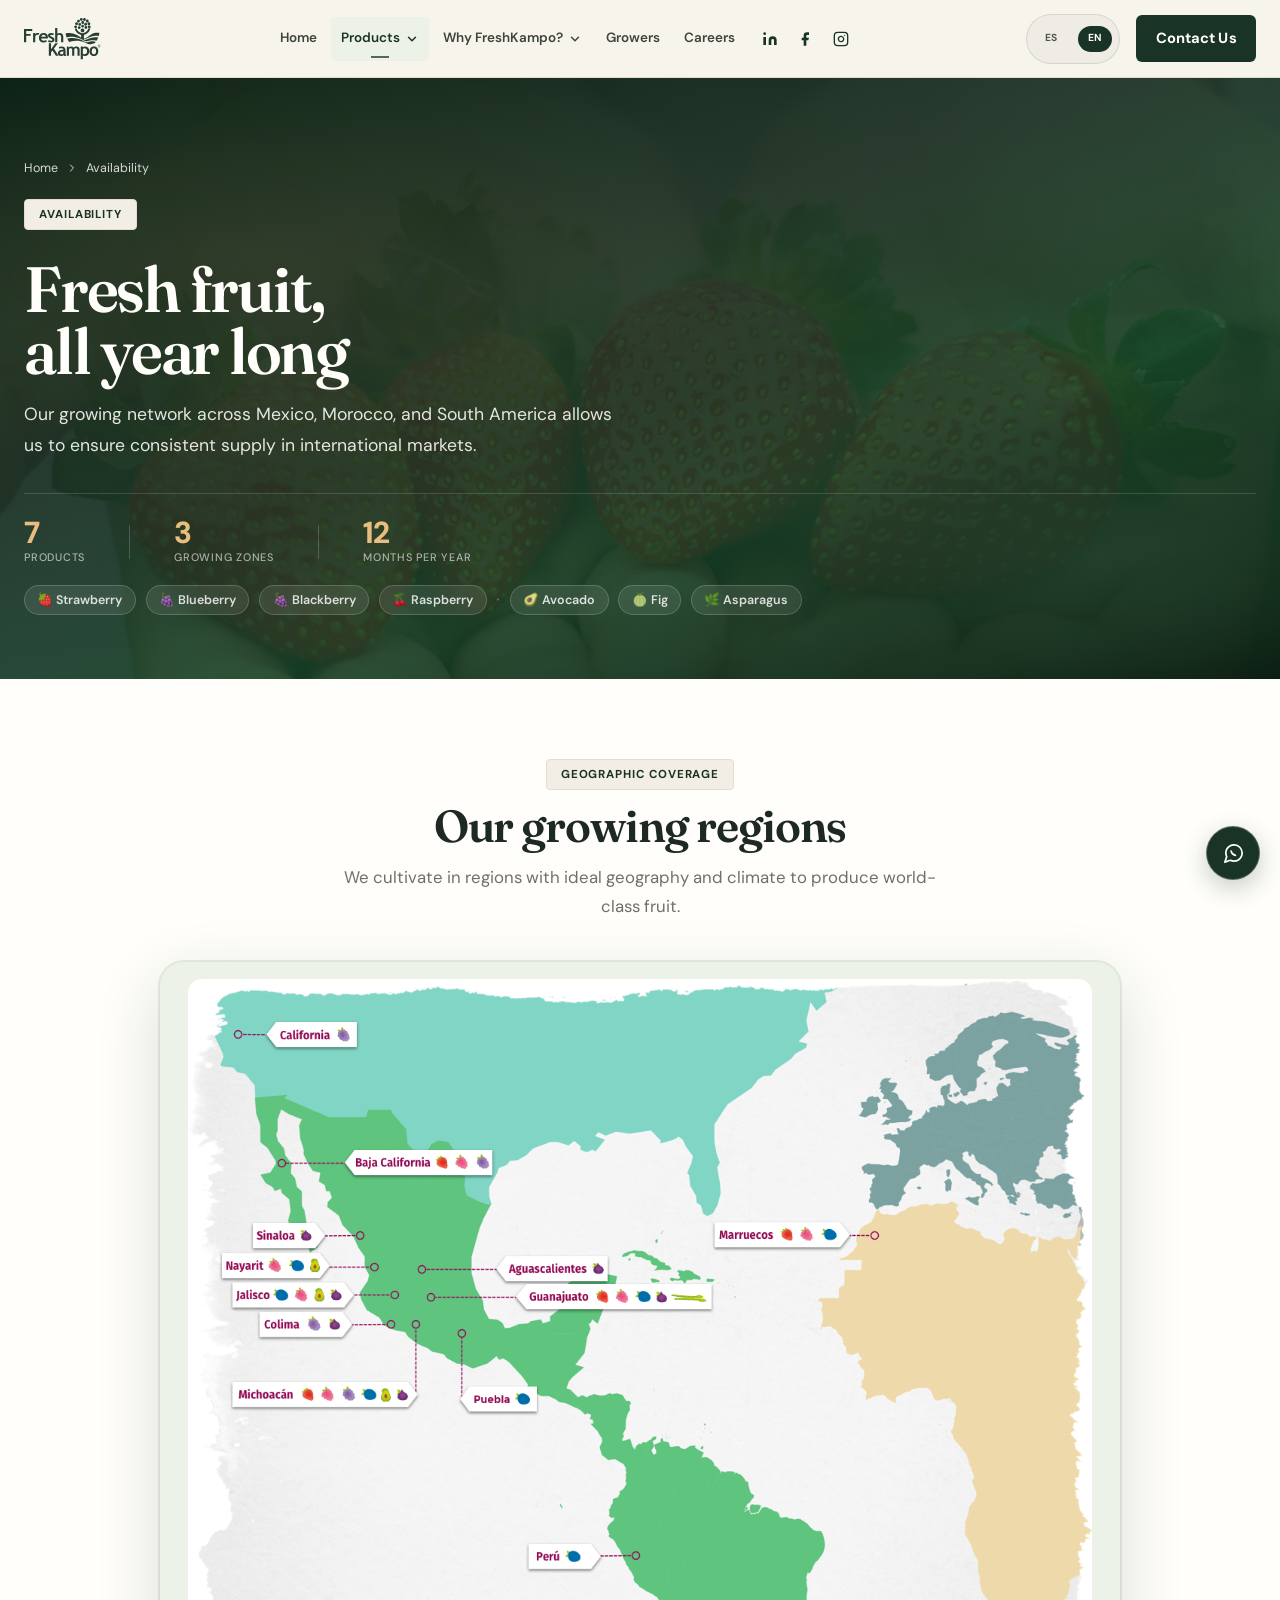
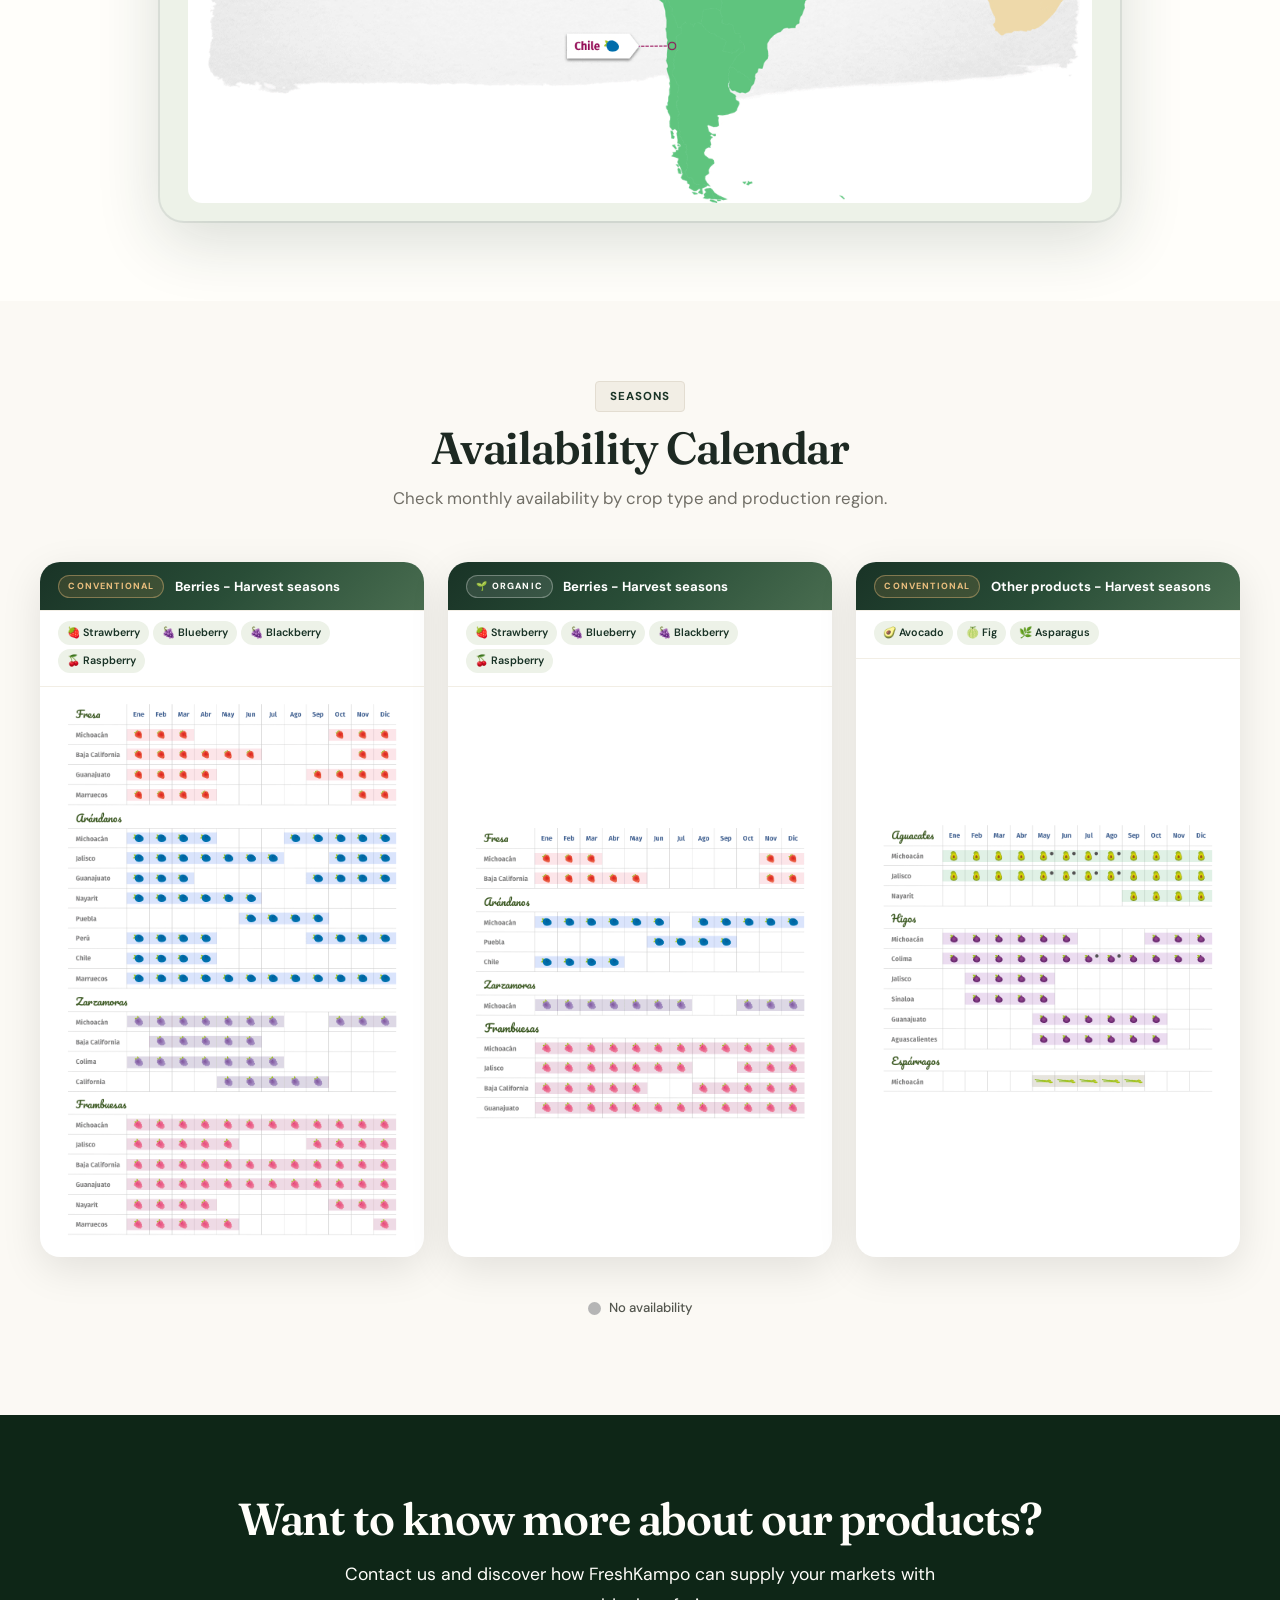
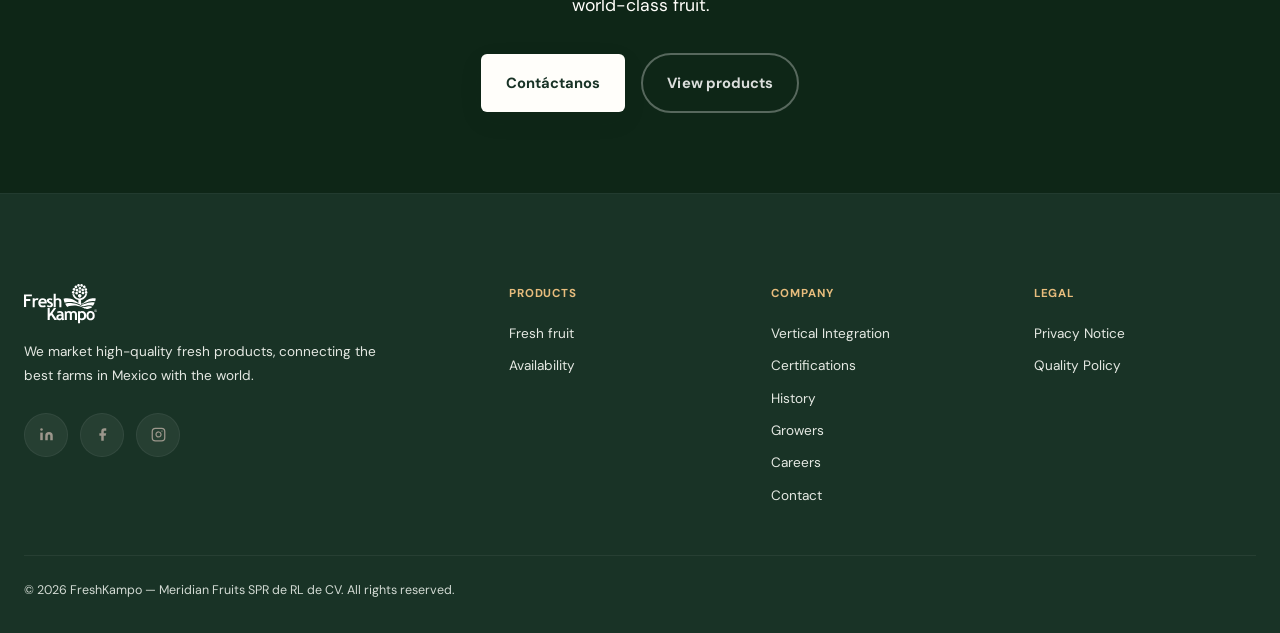
<file: disponibilidad.html>
<!DOCTYPE html>
<html lang="es">
<head>
  <meta charset="UTF-8" />
  <meta name="viewport" content="width=device-width, initial-scale=1.0" />
  <title>Disponibilidad — FreshKampo | Zonas de Cultivo y Calendario</title>
  <meta name="description" content="Consulta las zonas de cultivo y el calendario de disponibilidad de berries y frutas frescas de FreshKampo. Temporadas convencionales y orgánicas." />
  <link rel="canonical" href="https://freshkampo.com/disponibilidad" />
  <link rel="preconnect" href="https://fonts.googleapis.com" />
  <link rel="preconnect" href="https://fonts.gstatic.com" crossorigin />
  <link rel="icon" href="assets/img/faviconV2.png" type="image/png" />
  <link rel="stylesheet" href="css/style.css?v=20261104c" />
  <link rel="stylesheet" href="css/refresh.css?v=20261105f" />
  <style>
    /* ═══════════════════════════════════════
       MAPA DE ZONAS
    ═══════════════════════════════════════ */
    .dispo-map-section {
      padding: var(--space-20) 0;
      background: var(--c-white);
    }
    .dispo-map-header {
      text-align: center;
      margin-bottom: var(--space-10);
    }
    .dispo-map-header h2 { color: var(--c-gray-900); margin-top: .75rem; margin-bottom: .75rem; }
    .dispo-map-header p  { color: var(--c-gray-500); font-size: 1.05rem; max-width: 620px; margin: 0 auto; }

    .dispo-map-wrap {
      border-radius: 24px; overflow: hidden;
      box-shadow: 0 20px 64px rgba(25,51,38,.16), 0 0 0 2px rgba(41,77,55,.10);
      max-width: 960px; margin: 0 auto;
      background: var(--c-primary-50);
      padding: 1.1rem 1.75rem;
    }
    .dispo-map-wrap img {
      width: 100%; height: auto; display: block;
      border-radius: 14px;
      cursor: zoom-in;
    }

    /* ═══════════════════════════════════════
       CALENDARIOS
    ═══════════════════════════════════════ */
    .dispo-cal-section {
      padding: var(--space-20) 0 var(--space-24);
      background: var(--c-gray-50);
    }
    .dispo-cal-header {
      text-align: center;
      margin-bottom: var(--space-12);
    }
    .dispo-cal-header h2 { color: var(--c-gray-900); margin-top: .75rem; }
    .dispo-cal-header p  { color: var(--c-gray-500); font-size: 1.05rem; max-width: 600px; margin: .75rem auto 0; }

    .dispo-cal-grid {
      display: grid;
      grid-template-columns: repeat(3, 1fr);
      gap: 1.5rem;
      max-width: 1200px;
      margin: 0 auto;
    }

    .dispo-cal-card {
      border-radius: 20px; overflow: hidden;
      box-shadow: 0 12px 40px rgba(0,0,0,.10);
      background: #fff;
      transition: transform .3s ease, box-shadow .3s ease;
      display: flex; flex-direction: column;
    }
    .dispo-cal-card:hover {
      transform: translateY(-6px);
      box-shadow: 0 24px 64px rgba(25,51,38,.18);
    }

    .dispo-cal-card-header {
      padding: .85rem 1.15rem .75rem;
      display: flex; align-items: center; gap: .65rem;
      border-bottom: 1px solid var(--c-gray-100);
    }
    .dispo-cal-card-header.conv {
      background: linear-gradient(135deg, var(--c-primary-dark), var(--c-primary), var(--c-primary-light));
    }
    .dispo-cal-card-header.org {
      background: linear-gradient(135deg, var(--c-primary-dark), var(--c-primary), var(--c-primary-light));
    }
    .dispo-cal-badge {
      font-size: .56rem; font-weight: 800;
      letter-spacing: .13em; text-transform: uppercase;
      border-radius: 9999px; padding: 3px 9px;
      white-space: nowrap; flex-shrink: 0;
    }
    .dispo-cal-badge.conv {
      color: var(--c-accent-light);
      background: rgba(214,154,85,.15);
      border: 1px solid rgba(232,189,125,.42);
    }
    .dispo-cal-badge.org {
      color: var(--c-white);
      background: rgba(255,254,250,.1);
      border: 1px solid rgba(255,254,250,.3);
    }
    .dispo-cal-card-title {
      font-size: .82rem; font-weight: 700; color: #fff;
      line-height: 1.35; flex: 1; min-width: 0;
    }
    .dispo-cal-card-chips {
      display: flex; flex-wrap: wrap; gap: 4px;
      padding: .65rem 1.1rem .8rem;
      border-bottom: 1px solid var(--c-gray-100);
    }
    .dispo-chip {
      font-size: .67rem; font-weight: 600;
      padding: 3px 9px; border-radius: 9999px;
      display: inline-flex; align-items: center; gap: 4px;
    }
    .dispo-chip.conv,
    .dispo-chip.org { background: var(--c-primary-50); color: var(--c-primary-dark); }

    .dispo-cal-img-wrap {
      flex: 1;
      padding: 0;
      display: flex; align-items: stretch;
    }
    .dispo-cal-img-wrap img {
      width: 100%; height: auto;
      object-fit: contain;
      display: block;
    }

    /* ── Legend ── */
    .dispo-legend {
      display: flex; align-items: center; justify-content: center;
      flex-wrap: wrap; gap: 1.5rem;
      margin-top: var(--space-10);
    }
    .dispo-legend-item {
      display: flex; align-items: center; gap: .5rem;
      font-size: .82rem; color: var(--c-gray-600); font-weight: 500;
    }
    .dispo-legend-dot {
      width: 14px; height: 14px; border-radius: 4px; flex-shrink: 0;
    }

    /* ── Reveal animation ── */
    .reveal {
      opacity: 0; transform: translateY(28px);
      transition: opacity .6s ease, transform .65s cubic-bezier(.22,.61,.36,1);
    }
    .reveal.visible { opacity: 1; transform: translateY(0); }

    /* ═══════════════════════════════════════
       RESPONSIVE
    ═══════════════════════════════════════ */
    @media (max-width: 1024px) {
      .dispo-cal-grid { grid-template-columns: 1fr 1fr; gap: 1.25rem; }
      .dispo-cal-grid > .dispo-cal-card:last-child {
        grid-column: 1 / -1;
        max-width: 560px; margin: 0 auto; width: 100%;
      }
    }
    @media (max-width: 640px) {
      .dispo-map-section  { padding: var(--space-12) 0; }
      .dispo-cal-section  { padding: var(--space-12) 0 var(--space-16); }
      .dispo-cal-grid     { grid-template-columns: 1fr; gap: 1rem; }
      .dispo-cal-grid > .dispo-cal-card:last-child { grid-column: 1; max-width: none; }
      .dispo-map-wrap     { border-radius: 14px; padding: .75rem 1rem; }
      .dispo-cal-card     { border-radius: 14px; }
      .dispo-map-header h2,
      .dispo-cal-header h2 { font-size: 1.6rem; }
      .dispo-legend { gap: 1rem; }
      .dispo-hero-stats   { gap: .5rem 1.5rem; }
      .dispo-hero-stat strong { font-size: 1.45rem; }
      .dispo-hero-stat-sep { display: none; }
      .dispo-hero-prods   { gap: .3rem .5rem; }
      .dispo-hero-prod    { font-size: .72rem; padding: .2rem .6rem; }
    }

    /* ═══════════════════════════════════════
       HERO — IMAGEN DE FONDO
    ═══════════════════════════════════════ */
    .page-hero.dispo-hero {
      position: relative;
      background-image: url('assets/img/wrapper-disponibilidad.jpg') !important;
      background-size: cover;
      background-position: center top;
      background-repeat: no-repeat;
    }
    .dispo-hero-overlay {
      position: absolute;
      inset: 0;
      z-index: 0;
      /* Capa 1 — oscurecido general con matiz verde profundo */
      background:
        linear-gradient(
          160deg,
          rgba(8,32,18,.97)  0%,
          rgba(25,51,38,.86) 38%,
          rgba(20,75,45,.78) 65%,
          rgba(8,28,16,.95)  100%
        );
    }
    /* Capa 2 — destello radial sutil en la esquina superior-izquierda */
    .dispo-hero-overlay::after {
      content: '';
      position: absolute;
      inset: 0;
      background:
        radial-gradient(ellipse 70% 55% at 18% 30%,
          rgba(214,154,85,.09) 0%,
          transparent 65%
        ),
        radial-gradient(ellipse 50% 40% at 85% 80%,
          rgba(41,77,55,.45) 0%,
          transparent 60%
        );
      pointer-events: none;
    }
    .page-hero.dispo-hero .container {
      position: relative;
      z-index: 1;
    }

    /* ── Bottom strip (stats + product chips) ── */
    .dispo-hero-bottom {
      margin-top: 2rem;
      padding-top: 1.5rem;
      border-top: 1px solid rgba(255,255,255,.15);
      display: flex;
      flex-direction: column;
      gap: 1.1rem;
    }
    .dispo-hero-stats {
      display: flex;
      align-items: center;
      flex-wrap: wrap;
      gap: .5rem 2.75rem;
    }
    .dispo-hero-stat {
      display: flex;
      flex-direction: column;
      gap: .08rem;
    }
    .dispo-hero-stat strong {
      font-size: 1.9rem;
      font-weight: 800;
      color: var(--c-accent-light);
      line-height: 1;
    }
    .dispo-hero-stat span {
      font-size: .68rem;
      font-weight: 500;
      color: rgba(255,255,255,.60);
      text-transform: uppercase;
      letter-spacing: .07em;
    }
    .dispo-hero-stat-sep {
      width: 1px;
      height: 34px;
      background: rgba(255,255,255,.18);
      flex-shrink: 0;
    }
    .dispo-hero-prods {
      display: flex;
      flex-wrap: wrap;
      align-items: center;
      gap: .4rem .6rem;
    }
    .dispo-hero-prod {
      font-size: .78rem;
      font-weight: 600;
      color: rgba(255,255,255,.83);
      background: rgba(255,255,255,.09);
      border: 1px solid rgba(255,255,255,.18);
      border-radius: 9999px;
      padding: .25rem .78rem;
      backdrop-filter: blur(6px);
      transition: background .2s;
    }
    .dispo-hero-prod:hover { background: rgba(255,255,255,.16); }
    .dispo-hero-prod-sep {
      color: rgba(255,255,255,.28);
      font-size: 1.2rem;
      line-height: 1;
    }

    /* ═══════════════════════════════════════
       LIGHTBOX
    ═══════════════════════════════════════ */
    .dispo-lightbox {
      position: fixed;
      inset: 0;
      z-index: 9999;
      background: rgba(0,0,0,.88);
      display: flex;
      align-items: center;
      justify-content: center;
      padding: 1.5rem;
      opacity: 0;
      visibility: hidden;
      transition: opacity .22s ease, visibility .22s ease;
    }
    .dispo-lightbox.open {
      opacity: 1;
      visibility: visible;
    }
    .dispo-lightbox-inner {
      position: relative;
      max-width: min(92vw, 1100px);
      border-radius: 20px;
      overflow: hidden;
      background: #fff;
      box-shadow: 0 40px 100px rgba(0,0,0,.70), 0 0 0 1px rgba(255,255,255,.10);
      transform: scale(.94);
      transition: transform .26s cubic-bezier(.22,.61,.36,1);
    }
    .dispo-lightbox.open .dispo-lightbox-inner { transform: scale(1); }
    .dispo-lightbox-inner img {
      display: block;
      width: 100%;
      height: auto;
      max-height: 86vh;
      object-fit: contain;
      background: #fff;
      padding: 1rem;
    }
    .dispo-lightbox-close {
      position: absolute;
      top: .75rem;
      right: .75rem;
      width: 36px;
      height: 36px;
      border-radius: 50%;
      background: rgba(0,0,0,.60);
      border: 1px solid rgba(255,255,255,.22);
      cursor: pointer;
      display: flex;
      align-items: center;
      justify-content: center;
      color: #fff;
      font-size: 1rem;
      line-height: 1;
      transition: background .2s, transform .2s;
    }
    .dispo-lightbox-close:hover { background: rgba(0,0,0,.85); transform: scale(1.08); }
    .dispo-cal-img-wrap img { cursor: zoom-in; }
  </style>
</head>
<body>


<div id="nav-slot"></div>

<!-- ══════════════════════════════════════
     HERO
══════════════════════════════════════ -->
<section class="page-hero dispo-hero">
  <div class="dispo-hero-overlay"></div>
  <div class="container">
    <nav class="breadcrumb" aria-label="Breadcrumb">
      <a href="index.html" data-i18n="nav-home">Inicio</a>
      <svg xmlns="http://www.w3.org/2000/svg" viewBox="0 0 24 24" fill="none" stroke="currentColor" stroke-width="2" stroke-linecap="round" stroke-linejoin="round" width="12" height="12"><polyline points="9 18 15 12 9 6"/></svg>
      <span data-i18n="nav-availability">Disponibilidad</span>
    </nav>
    <span class="badge badge-accent">Disponibilidad</span>
    <h1 style="margin-top:.75rem">Fruta fresca,<br>todo el año</h1>
    <p>Nuestra red de cultivo en múltiples zonas de México, Marruecos y Sudamérica nos permite garantizar disponibilidad constante en los mercados internacionales.</p>
    <div class="dispo-hero-bottom">
      <div class="dispo-hero-stats">
        <div class="dispo-hero-stat">
          <strong>7</strong>
          <span>productos</span>
        </div>
        <div class="dispo-hero-stat-sep"></div>
        <div class="dispo-hero-stat">
          <strong>3</strong>
          <span>zonas de cultivo</span>
        </div>
        <div class="dispo-hero-stat-sep"></div>
        <div class="dispo-hero-stat">
          <strong>12</strong>
          <span>meses al año</span>
        </div>
      </div>
      <div class="dispo-hero-prods">
        <span class="dispo-hero-prod">Fresa</span>
        <span class="dispo-hero-prod">Arándano</span>
        <span class="dispo-hero-prod">Zarzamora</span>
        <span class="dispo-hero-prod">Frambuesa</span>
        <span class="dispo-hero-prod-sep" aria-hidden="true">·</span>
        <span class="dispo-hero-prod">Aguacate</span>
        <span class="dispo-hero-prod">Higo</span>
        <span class="dispo-hero-prod">Espárrago</span>
      </div>
    </div>
  </div>
</section>

<!-- ══════════════════════════════════════
     MAPA — ZONAS DE CULTIVO
══════════════════════════════════════ -->
<section class="dispo-map-section">
  <div class="container">
    <div class="dispo-map-header reveal">
      <span class="badge">Cobertura geográfica</span>
      <h2>Nuestras zonas de cultivo</h2>
      <p>Cultivamos en regiones que presentan la geografía y clima ideal para producir fruta con calidad de clase mundial.</p>
    </div>
    <div class="dispo-map-wrap reveal">
      <img
        src="assets/img/mapa-dispo-01.gif"
        alt="Mapa de zonas de cultivo FreshKampo — México, Marruecos y Sudamérica"
        loading="lazy"
        width="960"
        class="dispo-lightbox-trigger"
      />
    </div>
  </div>
</section>

<!-- ══════════════════════════════════════
     CALENDARIOS DE DISPONIBILIDAD
══════════════════════════════════════ -->
<section class="dispo-cal-section">
  <div class="container">
    <div class="dispo-cal-header reveal">
      <span class="badge">Temporadas</span>
      <h2>Calendario de Disponibilidad</h2>
      <p>Consulta nuestra disponibilidad mensual por tipo de cultivo y zona de producción.</p>
    </div>

    <div class="dispo-cal-grid">

      <!-- Convencional — Berries -->
      <div class="dispo-cal-card reveal">
        <div class="dispo-cal-card-header conv">
          <span class="dispo-cal-badge conv">Convencional</span>
          <span class="dispo-cal-card-title">Berries — Temporadas de cosecha</span>
        </div>
        <div class="dispo-cal-card-chips">
          <span class="dispo-chip conv">Fresa</span>
          <span class="dispo-chip conv">Arándano</span>
          <span class="dispo-chip conv">Zarzamora</span>
          <span class="dispo-chip conv">Frambuesa</span>
        </div>
        <div class="dispo-cal-img-wrap">
          <img
            src="assets/img/dispo-01-min.png"
            alt="Calendario convencional — Fresa, Arándano, Zarzamora, Frambuesa"
            loading="lazy"
            class="dispo-lightbox-trigger"
          />
        </div>
      </div>

      <!-- Orgánico — Berries -->
      <div class="dispo-cal-card reveal">
        <div class="dispo-cal-card-header org">
          <span class="dispo-cal-badge org">Orgánico</span>
          <span class="dispo-cal-card-title">Berries — Temporadas de cosecha</span>
        </div>
        <div class="dispo-cal-card-chips">
          <span class="dispo-chip org">Fresa</span>
          <span class="dispo-chip org">Arándano</span>
          <span class="dispo-chip org">Zarzamora</span>
          <span class="dispo-chip org">Frambuesa</span>
        </div>
        <div class="dispo-cal-img-wrap">
          <img
            src="assets/img/dispo-02-min.png"
            alt="Calendario orgánico — Fresa, Arándano, Zarzamora, Frambuesa"
            loading="lazy"
            class="dispo-lightbox-trigger"
          />
        </div>
      </div>

      <!-- Convencional — Otros -->
      <div class="dispo-cal-card reveal">
        <div class="dispo-cal-card-header conv">
          <span class="dispo-cal-badge conv">Convencional</span>
          <span class="dispo-cal-card-title">Otros productos — Temporadas de cosecha</span>
        </div>
        <div class="dispo-cal-card-chips">
          <span class="dispo-chip conv">Aguacate</span>
          <span class="dispo-chip conv">Higo</span>
          <span class="dispo-chip conv">Espárrago</span>
        </div>
        <div class="dispo-cal-img-wrap">
          <img
            src="assets/img/dispo-03-min.png"
            alt="Calendario convencional — Aguacate, Higo, Espárrago"
            loading="lazy"
            class="dispo-lightbox-trigger"
          />
        </div>
      </div>

    </div>

    <!-- Leyenda -->
    <div class="dispo-legend reveal">
      <span class="dispo-legend-item">
        <span style="display:inline-block;width:13px;height:13px;border-radius:50%;background:#b5b5b5;flex-shrink:0;"></span>
        Sin disponibilidad
      </span>
    </div>

  </div>
</section>

<!-- ══════════════════════════════════════
     CTA
══════════════════════════════════════ -->
<section class="cta-section">
  <div class="container">
    <h2>¿Quieres saber más sobre nuestros productos?</h2>
    <p>Contáctanos y descubre cómo FreshKampo puede abastecer tus mercados con fruta de clase mundial.</p>
    <div class="cta-actions">
      <a href="contacto.html" class="btn btn-white btn-lg">Contáctanos</a>
      <a href="productos.html" class="btn btn-lg" style="border:2px solid rgba(255,255,255,.3);color:rgba(255,255,255,.85);border-radius:9999px;">Ver productos</a>
    </div>
  </div>
</section>

<div id="footer-slot"></div>
<div id="modal-slot"></div>

<script src="js/i18n.js?v=20261105f"></script>
<script src="js/nav.js?v=20261105f"></script>
<script src="js/app.js?v=20261105f"></script>
<script src="js/page-i18n-overrides.js"></script>
<script>
(function(){
  /* ── Reveal on scroll ── */
  if ('IntersectionObserver' in window) {
    var revealEls = document.querySelectorAll('.reveal');
    var revealIO = new IntersectionObserver(function(entries){
      entries.forEach(function(e){
        if (e.isIntersecting) {
          e.target.classList.add('visible');
          revealIO.unobserve(e.target);
        }
      });
    }, { threshold: 0.12 });
    revealEls.forEach(function(el){ revealIO.observe(el); });
  } else {
    document.querySelectorAll('.reveal').forEach(function(el){
      el.classList.add('visible');
    });
  }
})();
</script>

<!-- ══════════════════════════════════════
     LIGHTBOX
══════════════════════════════════════ -->
<div class="dispo-lightbox" id="dispoLightbox" role="dialog" aria-modal="true" aria-label="Imagen ampliada">
  <div class="dispo-lightbox-inner">
    <img id="dispoLightboxImg" alt="Imagen ampliada" />
    <button class="dispo-lightbox-close" id="dispoLightboxClose" aria-label="Cerrar">✕</button>
  </div>
</div>

<script>
(function(){
  var lb      = document.getElementById('dispoLightbox');
  var lbImg   = document.getElementById('dispoLightboxImg');
  var lbClose = document.getElementById('dispoLightboxClose');

  document.querySelectorAll('.dispo-lightbox-trigger').forEach(function(img){
    img.addEventListener('click', function(){
      lbImg.src = this.src;
      lbImg.alt = this.alt;
      lb.classList.add('open');
      document.body.style.overflow = 'hidden';
    });
  });

  function closeLb(){
    lb.classList.remove('open');
    document.body.style.overflow = '';
    setTimeout(function(){ lbImg.src = ''; }, 250);
  }

  if (lbClose) lbClose.addEventListener('click', closeLb);
  if (lb)      lb.addEventListener('click', function(e){ if (e.target === lb) closeLb(); });
  document.addEventListener('keydown', function(e){ if (e.key === 'Escape') closeLb(); });
})();
</script>

</body>
</html>
</file>
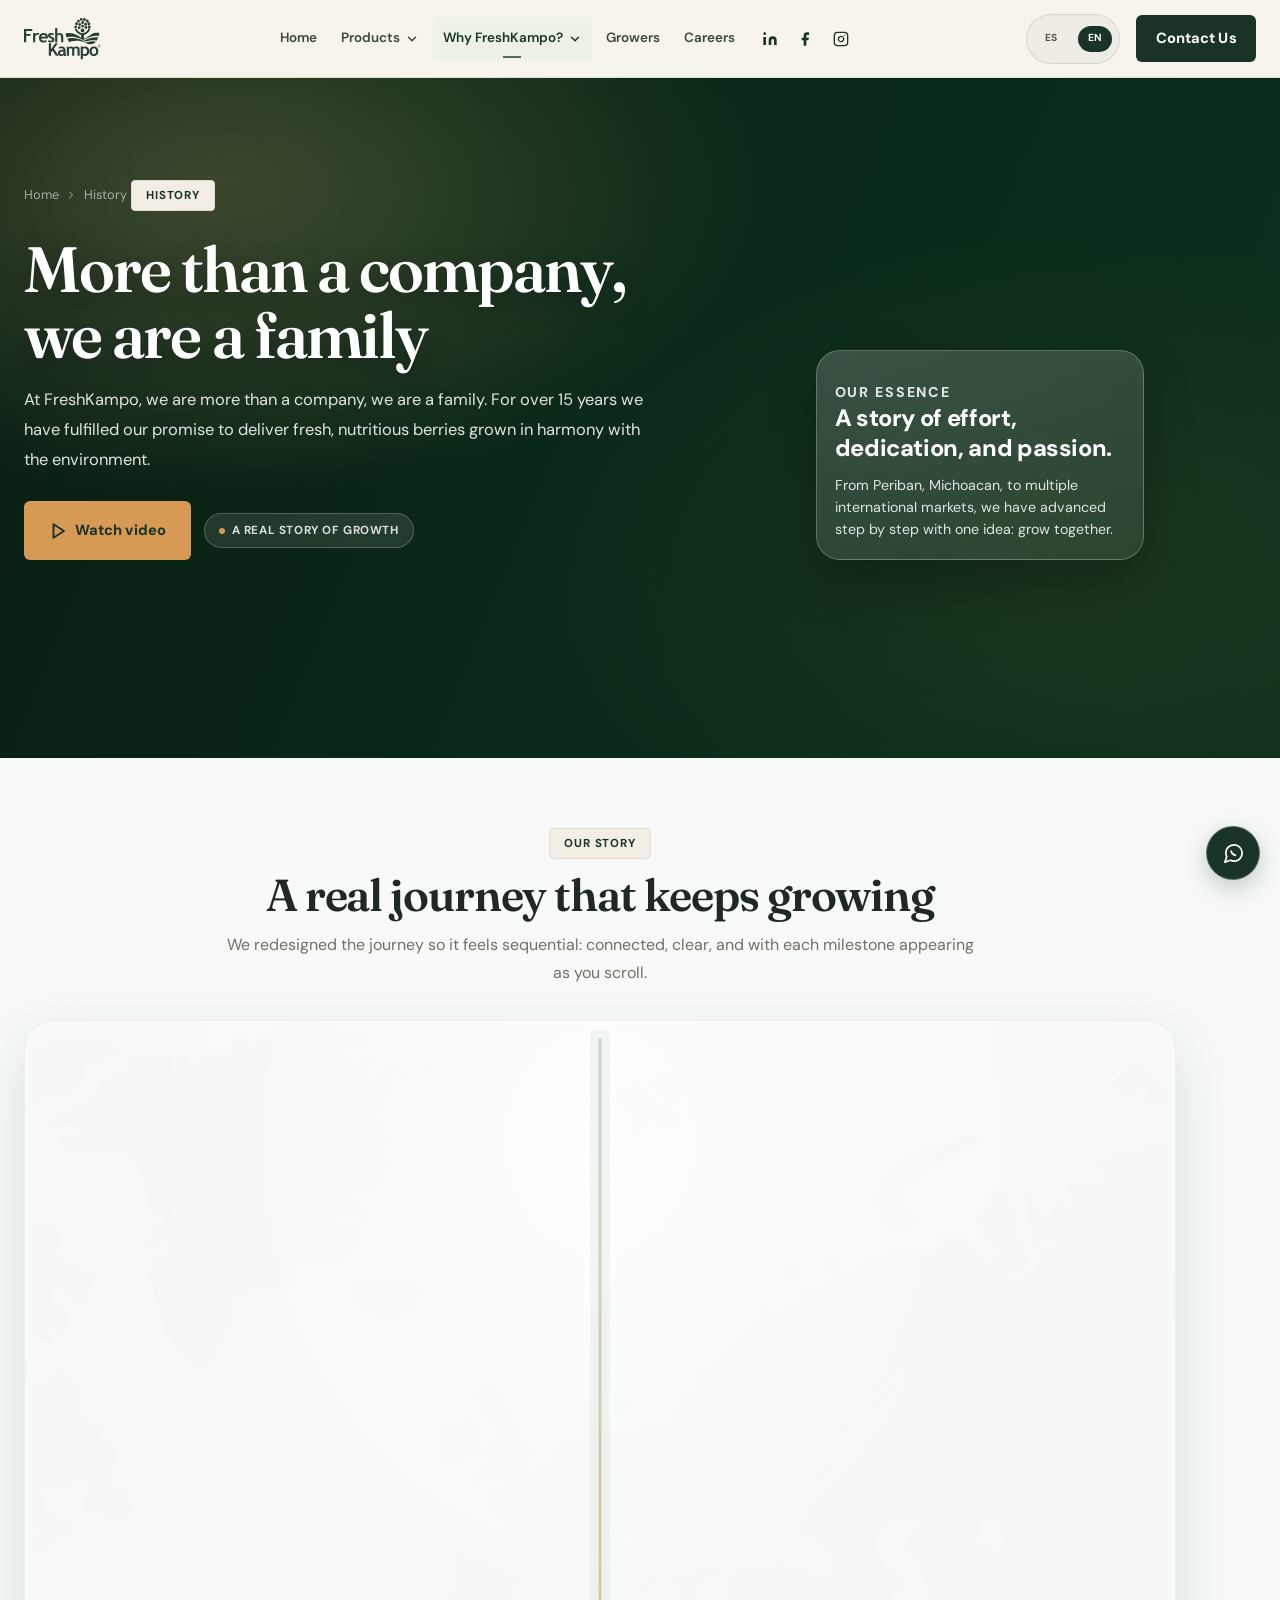
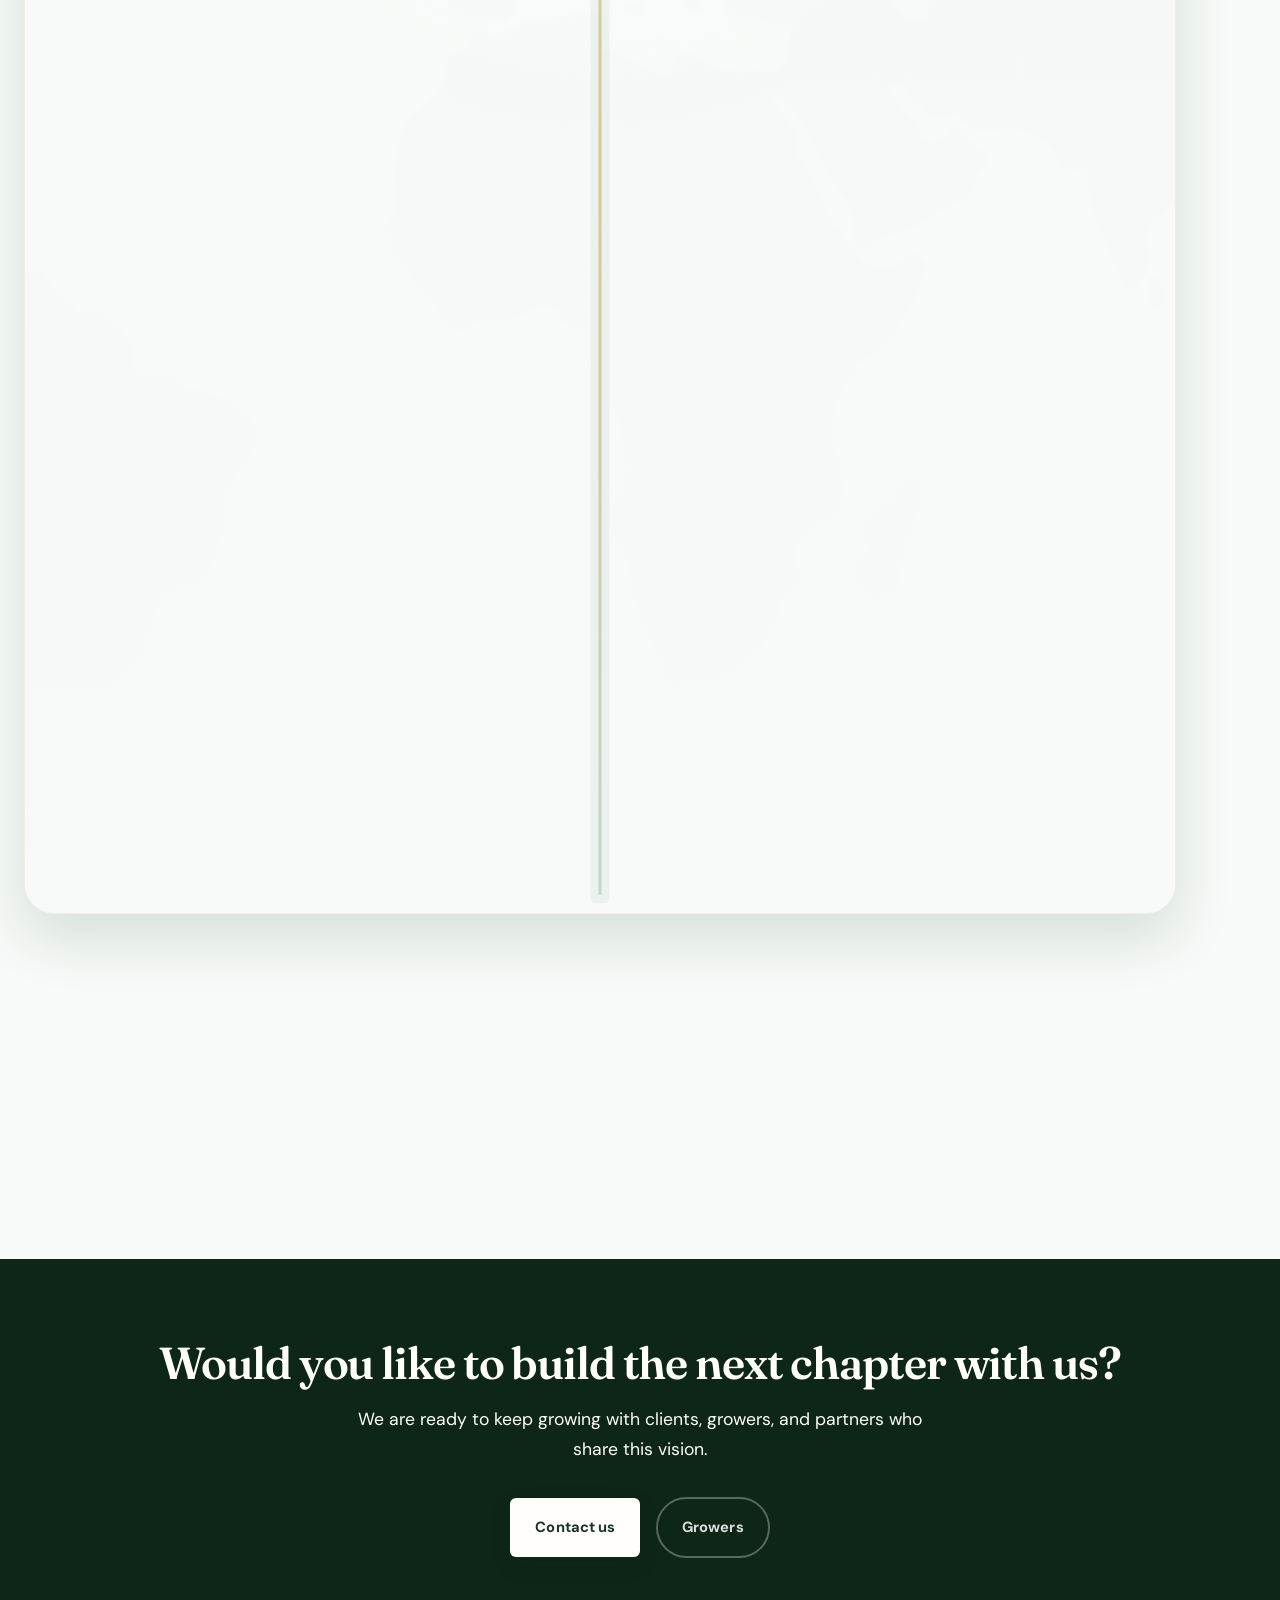
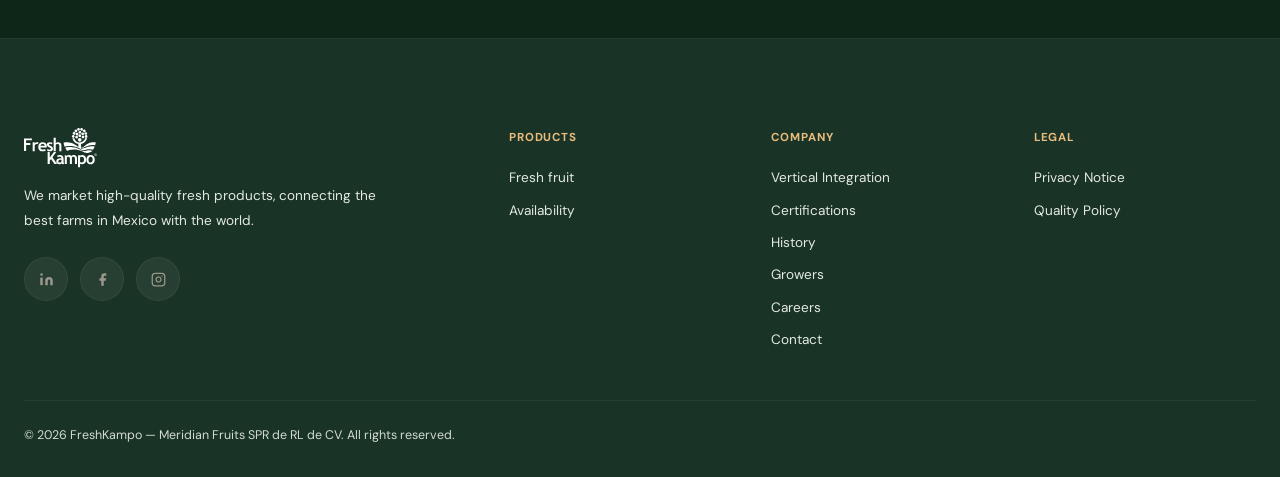
<file: historia.html>
<!DOCTYPE html>
<html lang="es">
<head>
  <meta charset="UTF-8" />
  <meta name="viewport" content="width=device-width, initial-scale=1.0" />
  <title>Historia - FreshKampo | Desde 2004 conectando campos con el mundo</title>
  <meta name="description" content="Conoce la historia de FreshKampo desde su fundacion en 2004 en Michoacan hasta convertirse en lider internacional de berries frescos." />
  <link rel="canonical" href="https://freshkampo.com/historia" />
  <link rel="preconnect" href="https://fonts.googleapis.com" />
  <link rel="preconnect" href="https://fonts.gstatic.com" crossorigin />
  <link rel="icon" href="assets/img/faviconV2.png" type="image/png" />
  <link rel="stylesheet" href="css/style.css?v=20261104c" />
  <link rel="stylesheet" href="css/refresh.css?v=20261105f" />
  <style>
    .hs-hero {
      position: relative;
      min-height: 680px;
      padding: 6.4rem 0 4.2rem;
      overflow: hidden;
      isolation: isolate;
      background: #0d2f1d;
    }
    .hs-hero-bg-video {
      position: absolute;
      inset: 0;
      width: 100%;
      height: 100%;
      object-fit: cover;
      z-index: -3;
      filter: saturate(1.06) contrast(1.02);
    }
    .hs-hero::before {
      content: "";
      position: absolute;
      inset: 0;
      background:
        radial-gradient(56% 62% at 12% 18%, rgba(255, 255, 255, 0.2) 0%, rgba(255, 255, 255, 0) 72%),
        radial-gradient(62% 70% at 84% 72%, rgba(200, 169, 81, 0.14) 0%, rgba(200, 169, 81, 0) 72%);
      z-index: -2;
      opacity: 0.95;
    }
    .hs-hero::after {
      content: "";
      position: absolute;
      inset: 0;
      z-index: -1;
      background:
        radial-gradient(70% 78% at 18% 15%, rgba(200, 169, 81, 0.2) 0%, rgba(200, 169, 81, 0) 60%),
        linear-gradient(112deg, rgba(5, 18, 10, 0.64) 0%, rgba(8, 36, 21, 0.52) 48%, rgba(12, 46, 27, 0.42) 100%);
    }
    .hs-hero .container,
    .hs-watch-section .container,
    .hs-timeline-section .container,
    .hs-future-section .container {
      position: relative;
      z-index: 1;
    }
    @media (min-width: 1024px) {
      .hs-hero .container,
      .hs-watch-section .container,
      .hs-timeline-section .container,
      .hs-future-section .container {
        padding-right: calc(var(--space-6) + 56px);
      }
    }

    .hs-hero-grid {
      display: grid;
      grid-template-columns: minmax(0, 1.1fr) minmax(0, 0.78fr);
      gap: 1.8rem;
      align-items: end;
      max-width: 1120px;
    }
    .hs-breadcrumb {
      display: inline-flex;
      align-items: center;
      gap: 0.4rem;
      margin-bottom: 1rem;
      color: rgba(255, 255, 255, 0.58);
      font-size: 0.8rem;
    }
    .hs-breadcrumb a:hover {
      color: #fff;
    }
    .hs-hero h1 {
      color: #fff;
      max-width: 660px;
      margin: 0.9rem 0 1rem;
      line-height: 1.04;
      letter-spacing: -0.03em;
      text-wrap: balance;
      text-shadow: 0 10px 28px rgba(0, 0, 0, 0.3);
      opacity: 0;
      transform: translateY(14px);
      animation: hsRise 0.82s 0.11s ease forwards;
    }
    .hs-hero-lead {
      max-width: 650px;
      color: rgba(255, 255, 255, 0.82);
      line-height: 1.82;
      font-size: 1.03rem;
      margin: 0;
      opacity: 0;
      transform: translateY(14px);
      animation: hsRise 0.82s 0.2s ease forwards;
    }
    .hs-hero-actions {
      display: flex;
      align-items: center;
      gap: 0.82rem;
      flex-wrap: wrap;
      margin-top: 1.65rem;
      opacity: 0;
      transform: translateY(14px);
      animation: hsRise 0.82s 0.29s ease forwards;
    }
    .hs-hero-chip {
      display: inline-flex;
      align-items: center;
      gap: 0.4rem;
      border-radius: 999px;
      border: 1px solid rgba(255, 255, 255, 0.22);
      background: rgba(255, 255, 255, 0.1);
      color: rgba(255, 255, 255, 0.84);
      padding: 0.44rem 0.9rem;
      font-size: 0.73rem;
      font-weight: 700;
      text-transform: uppercase;
      letter-spacing: 0.05em;
    }
    .hs-hero-chip::before {
      content: "";
      width: 6px;
      height: 6px;
      border-radius: 50%;
      background: var(--c-accent);
    }

    .hs-hero-panel {
      justify-self: end;
      width: min(100%, 328px);
      border-radius: 24px;
      border: 1px solid rgba(255, 255, 255, 0.24);
      background: linear-gradient(160deg, rgba(255, 255, 255, 0.18), rgba(255, 255, 255, 0.08));
      backdrop-filter: blur(14px);
      -webkit-backdrop-filter: blur(14px);
      box-shadow: 0 24px 50px rgba(0, 0, 0, 0.24);
      padding: 1.15rem 1.1rem;
      font-family: var(--font-sans);
    }
    .hs-panel-kicker {
      font-size: 0.62rem;
      text-transform: uppercase;
      letter-spacing: 0.13em;
      font-weight: 800;
      color: var(--c-accent-light);
      margin-bottom: 0.62rem;
    }
    .hs-hero-panel h2 {
      margin: 0;
      color: #fff;
      font-family: var(--font-sans);
      font-weight: 800;
      letter-spacing: -0.015em;
      font-size: clamp(1.12rem, 2.2vw, 1.48rem);
      line-height: 1.27;
      text-wrap: balance;
    }
    .hs-hero-panel p {
      margin: 0.7rem 0 0;
      color: rgba(255, 255, 255, 0.86);
      line-height: 1.55;
      font-size: 0.89rem;
      font-family: var(--font-sans);
      font-style: normal;
    }
    .hs-watch-section {
      padding: 0;
      background: linear-gradient(180deg, #f1f7f3 0%, #f7faf8 100%);
    }
    .hs-watch-wrap {
      max-height: 0;
      opacity: 0;
      overflow: hidden;
      transform: translateY(-14px);
      transition:
        max-height 0.78s cubic-bezier(0.22, 0.61, 0.36, 1),
        opacity 0.45s ease,
        transform 0.45s ease;
    }
    .hs-watch-section.is-open {
      padding: 2.7rem 0 4rem;
    }
    .hs-watch-section.is-open .hs-watch-wrap {
      max-height: 920px;
      opacity: 1;
      transform: translateY(0);
    }
    .hs-watch-shell {
      max-width: 1120px;
      margin: 0 auto;
      border-radius: 28px;
      border: 1px solid rgba(26, 92, 56, 0.16);
      background: #fff;
      box-shadow: 0 26px 60px rgba(13, 61, 36, 0.15);
      overflow: hidden;
    }
    .hs-watch-head {
      padding: 1rem 1.15rem 0.92rem;
      background: linear-gradient(145deg, #f8fcf9, #edf6f0);
      border-bottom: 1px solid rgba(26, 92, 56, 0.14);
      text-align: center;
    }
    .hs-watch-head h2 {
      margin: 0;
      color: #123824;
      font-size: clamp(1.06rem, 2.1vw, 1.38rem);
      text-wrap: balance;
    }
    .hs-watch-frame {
      position: relative;
      width: 100%;
      aspect-ratio: 16 / 9;
      background: #000;
    }
    .hs-watch-frame video {
      position: absolute;
      inset: 0;
      width: 100%;
      height: 100%;
      border: 0;
      object-fit: cover;
    }

    .js-scroll-fx {
      opacity: 0;
      transform: translateY(22px);
      transition: opacity 0.55s ease, transform 0.55s ease;
    }
    .js-scroll-fx.is-visible {
      opacity: 1;
      transform: translateY(0);
    }

    .hs-timeline-section {
      padding: 4.4rem 0 3rem;
      background: #f7faf8;
    }
    .hs-timeline-head {
      text-align: center;
      max-width: 880px;
      margin: 0 auto 2rem;
    }
    .hs-timeline-head h2 {
      max-width: 760px;
      margin: 0.72rem auto;
      text-wrap: balance;
    }
    .hs-timeline-head p {
      margin: 0 auto;
      max-width: 760px;
      color: var(--c-gray-500);
      line-height: 1.78;
    }

    .hs-track-shell {
      position: relative;
      border-radius: 30px;
      overflow: hidden;
      border: 1px solid var(--c-gray-100);
      background: #f3f7f4;
      box-shadow: 0 24px 58px rgba(13, 61, 36, 0.14);
      isolation: isolate;
    }
    .hs-track-shell::before {
      content: "";
      position: absolute;
      inset: 0;
      background: url("assets/img/historia/img-historia-mapa-min.jpg") center / cover no-repeat;
      opacity: 0.45;
      filter: grayscale(1);
      z-index: 0;
    }
    .hs-track-shell::after {
      content: "";
      position: absolute;
      inset: 0;
      z-index: 0;
      background:
        radial-gradient(60% 56% at 50% 8%, rgba(255, 255, 255, 0.7) 0%, rgba(255, 255, 255, 0) 70%),
        linear-gradient(180deg, rgba(247, 250, 248, 0.52), rgba(247, 250, 248, 0.9));
    }

    .hs-timeline-track {
      position: relative;
      z-index: 1;
      display: grid;
      grid-template-columns: minmax(0, 1fr) 90px minmax(0, 1fr);
      column-gap: 1.4rem;
      row-gap: 1.2rem;
      padding: 1.45rem;
    }
    .hs-timeline-track::before {
      content: "";
      position: absolute;
      top: 1.1rem;
      bottom: 1.1rem;
      left: 50%;
      width: 3px;
      transform: translateX(-50%);
      border-radius: 999px;
      background: linear-gradient(180deg, rgba(26, 92, 56, 0.24), rgba(200, 169, 81, 0.62), rgba(26, 92, 56, 0.24));
      box-shadow: 0 0 0 8px rgba(26, 92, 56, 0.05);
    }

    .hs-step {
      --connector-distance: clamp(56px, 5.2vw, 72px);
      position: relative;
      border-radius: 22px;
      border: 1px solid rgba(26, 92, 56, 0.14);
      background: rgba(255, 255, 255, 0.94);
      box-shadow: 0 14px 30px rgba(15, 53, 31, 0.12);
      padding: 0.86rem 0.86rem 0.9rem;
      overflow: hidden;
      opacity: 0;
      transform: translateY(26px) scale(0.97);
      transition:
        opacity 0.56s ease,
        transform 0.56s cubic-bezier(0.22, 0.61, 0.36, 1),
        border-color 0.25s ease,
        box-shadow 0.25s ease;
    }
    .hs-step.is-visible {
      opacity: 1;
      transform: translateY(0) scale(1);
    }
    .hs-step:hover {
      border-color: rgba(26, 92, 56, 0.31);
      box-shadow: 0 22px 40px rgba(15, 53, 31, 0.17);
    }
    .hs-step.is-left {
      grid-column: 1;
    }
    .hs-step.is-right {
      grid-column: 3;
    }

    .hs-step.is-left::before,
    .hs-step.is-right::before {
      content: "";
      position: absolute;
      top: 50%;
      width: var(--connector-distance);
      height: 30px;
      pointer-events: none;
    }
    .hs-step.is-left::before {
      right: calc(var(--connector-distance) * -1);
      border-top: 2px dashed rgba(26, 92, 56, 0.44);
      border-right: 2px dashed rgba(26, 92, 56, 0.3);
      border-top-right-radius: 32px;
    }
    .hs-step.is-right::before {
      left: calc(var(--connector-distance) * -1);
      border-top: 2px dashed rgba(26, 92, 56, 0.44);
      border-left: 2px dashed rgba(26, 92, 56, 0.3);
      border-top-left-radius: 32px;
    }
    .hs-step.is-left::after,
    .hs-step.is-right::after {
      content: "";
      position: absolute;
      top: calc(50% - 7px);
      width: 14px;
      height: 14px;
      border-radius: 50%;
      border: 2px solid #fff;
      background: radial-gradient(circle at 38% 35%, #fff 8%, var(--c-accent) 48%, var(--c-accent-dark) 100%);
      box-shadow: 0 0 0 5px rgba(200, 169, 81, 0.2);
    }
    .hs-step.is-left::after {
      right: calc(var(--connector-distance) * -1 - 7px);
    }
    .hs-step.is-right::after {
      left: calc(var(--connector-distance) * -1 - 7px);
    }

    .hs-step-head {
      display: grid;
      grid-template-columns: 62px 1fr;
      gap: 0.7rem;
      align-items: center;
      margin-bottom: 0.62rem;
    }
    .hs-step-icon {
      width: 62px;
      height: 62px;
      border-radius: 50%;
      position: relative;
      display: flex;
      align-items: center;
      justify-content: center;
      background: radial-gradient(circle at 44% 34%, rgba(255, 255, 255, 0.96), rgba(241, 247, 243, 0.95));
      border: 1px solid rgba(26, 92, 56, 0.2);
      transition: transform 0.42s cubic-bezier(0.2, 0.8, 0.2, 1), box-shadow 0.35s ease;
    }
    .hs-step-icon::before {
      content: "";
      position: absolute;
      inset: -5px;
      border-radius: 50%;
      border: 1px dashed rgba(26, 92, 56, 0.25);
      transition: transform 0.55s ease, opacity 0.25s ease;
      opacity: 0.75;
    }
    .hs-step:hover .hs-step-icon {
      transform: rotate(6deg) scale(1.04);
      box-shadow: 0 8px 20px rgba(13, 61, 36, 0.2);
    }
    .hs-step:hover .hs-step-icon::before {
      transform: rotate(24deg);
      opacity: 1;
    }
    .hs-step-icon img {
      width: 52px;
      height: 52px;
      object-fit: contain;
      display: block;
    }

    .hs-step-year {
      display: block;
      font-size: 0.58rem;
      font-weight: 800;
      letter-spacing: 0.13em;
      text-transform: uppercase;
      color: var(--c-primary);
      margin-bottom: 0.28rem;
    }
    .hs-step-title {
      margin: 0;
      color: var(--c-gray-900);
      font-size: 0.98rem;
      line-height: 1.28;
      text-wrap: balance;
    }

    .hs-step-media {
      position: relative;
      height: 108px;
      border-radius: 14px;
      overflow: hidden;
      border: 1px solid rgba(26, 92, 56, 0.14);
      margin-bottom: 0.62rem;
      background: #e8efea;
      cursor: zoom-in;
    }
    .hs-step-media img {
      width: 100%;
      height: 100%;
      object-fit: cover;
      transition: transform 0.64s ease;
    }
    .hs-step-media::after {
      content: "";
      position: absolute;
      inset: 0;
      background: linear-gradient(0deg, rgba(8, 38, 21, 0.34), rgba(8, 38, 21, 0));
      pointer-events: none;
    }
    .hs-step:hover .hs-step-media img {
      transform: scale(1.07);
    }
    .hs-step p {
      margin: 0;
      color: var(--c-gray-600);
      line-height: 1.62;
      font-size: 0.8rem;
    }

    .hs-lightbox {
      position: fixed;
      inset: 0;
      z-index: 2400;
      display: flex;
      align-items: center;
      justify-content: center;
      padding: 1rem;
      background: rgba(6, 18, 10, 0.86);
      backdrop-filter: blur(6px);
      -webkit-backdrop-filter: blur(6px);
      opacity: 0;
      visibility: hidden;
      transition: opacity 0.25s ease, visibility 0.25s ease;
    }
    .hs-lightbox.open {
      opacity: 1;
      visibility: visible;
    }
    .hs-lightbox-inner {
      position: relative;
      width: min(96vw, 1200px);
      max-height: 90vh;
      border-radius: 18px;
      overflow: hidden;
      border: 1px solid rgba(255, 255, 255, 0.25);
      box-shadow: 0 24px 60px rgba(0, 0, 0, 0.45);
      background: #0a120d;
    }
    .hs-lightbox-inner img {
      display: block;
      width: 100%;
      height: auto;
      max-height: 90vh;
      object-fit: contain;
      background: #0a120d;
    }
    .hs-lightbox-close {
      position: absolute;
      top: 0.55rem;
      right: 0.55rem;
      width: 38px;
      height: 38px;
      border-radius: 999px;
      border: 1px solid rgba(255, 255, 255, 0.45);
      background: rgba(0, 0, 0, 0.55);
      color: #fff;
      font-size: 1.22rem;
      line-height: 1;
      display: inline-flex;
      align-items: center;
      justify-content: center;
      cursor: pointer;
      transition: transform var(--t-fast), background var(--t-fast);
    }
    .hs-lightbox-close:hover {
      background: rgba(0, 0, 0, 0.78);
      transform: scale(1.06);
    }

    .hs-future-section {
      padding: 3rem 0 4.6rem;
      background: #f7faf8;
    }
    .hs-next-story {
      max-width: 1040px;
      margin: 0 auto;
      position: relative;
      border-radius: 30px;
      overflow: hidden;
      border: 1px solid rgba(26, 92, 56, 0.16);
      background:
        radial-gradient(58% 80% at 8% 0%, rgba(200, 169, 81, 0.2), transparent 76%),
        radial-gradient(62% 72% at 100% 100%, rgba(46, 122, 78, 0.18), transparent 72%),
        linear-gradient(135deg, #f7fbf8 0%, #ecf5ef 52%, #e8f2eb 100%);
      box-shadow: 0 18px 44px rgba(11, 50, 29, 0.14);
      padding: 1.5rem 1.34rem;
      text-align: center;
      isolation: isolate;
    }
    .hs-next-story::before {
      content: "";
      position: absolute;
      width: 190px;
      height: 190px;
      border-radius: 50%;
      top: -74px;
      right: -64px;
      background: radial-gradient(circle, rgba(200, 169, 81, 0.24) 0%, rgba(200, 169, 81, 0) 72%);
      animation: hsFloatOrb 4.8s ease-in-out infinite;
      z-index: -1;
    }
    .hs-next-kicker {
      display: inline-flex;
      align-items: center;
      gap: 0.44rem;
      font-size: 0.65rem;
      font-weight: 800;
      letter-spacing: 0.12em;
      text-transform: uppercase;
      color: var(--c-primary);
      margin-bottom: 0.55rem;
    }
    .hs-next-kicker::before {
      content: "";
      width: 7px;
      height: 7px;
      border-radius: 50%;
      background: var(--c-accent);
      box-shadow: 0 0 0 5px rgba(200, 169, 81, 0.2);
      animation: hsDotPulse 2.3s ease-in-out infinite;
    }
    .hs-next-story h2 {
      margin: 0 0 0.46rem;
      color: #123b26;
      font-size: clamp(1.22rem, 2.5vw, 1.82rem);
      letter-spacing: -0.015em;
    }
    .hs-next-story p {
      margin: 0 auto;
      max-width: 820px;
      color: #335a44;
      line-height: 1.72;
    }

    @media (max-width: 1120px) {
      .hs-timeline-track {
        grid-template-columns: repeat(3, minmax(0, 1fr));
        gap: 1rem;
        padding: 1.05rem;
      }
      .hs-timeline-track::before,
      .hs-step::before,
      .hs-step::after {
        display: none;
      }
      .hs-step {
        grid-column: auto !important;
      }
      .hs-step-media {
        height: 92px;
      }
    }

    @media (max-width: 900px) {
      .hs-hero {
        min-height: 600px;
        padding: 4.8rem 0 3.1rem;
      }
      .hs-hero-grid {
        grid-template-columns: 1fr;
        gap: 1.2rem;
      }
      .hs-hero-panel {
        justify-self: start;
        width: min(100%, 560px);
      }
      .hs-watch-frame {
        aspect-ratio: 16 / 10;
      }
    }

    @media (max-width: 767px) {
      .hs-hero {
        min-height: 540px;
        padding: 4.05rem 0 2.7rem;
      }
      .hs-hero h1 {
        font-size: clamp(1.9rem, 9vw, 2.48rem);
      }
      .hs-hero-lead {
        font-size: 0.96rem;
        line-height: 1.73;
      }
      .hs-hero-panel {
        border-radius: 20px;
        padding: 1.05rem 0.95rem;
      }
      .hs-watch-section.is-open {
        padding: 2.1rem 0 3rem;
      }
      .hs-watch-shell {
        border-radius: 22px;
      }
      .hs-watch-head {
        padding: 0.9rem 0.82rem 0.84rem;
      }
      .hs-watch-frame {
        aspect-ratio: 16 / 11;
      }
      .hs-lightbox {
        padding: 0.6rem;
      }
      .hs-lightbox-close {
        width: 34px;
        height: 34px;
        font-size: 1.1rem;
      }
      .hs-step {
        transition:
          opacity 0.36s ease,
          transform 0.36s cubic-bezier(0.22, 0.61, 0.36, 1),
          border-color 0.2s ease,
          box-shadow 0.2s ease;
      }
      .hs-track-shell {
        border-radius: 23px;
        padding: 0.52rem;
      }
      .hs-track-shell::before {
        opacity: 0.22;
      }
      .hs-timeline-track {
        display: block;
        padding: 0;
      }
      .hs-step {
        margin-bottom: 0.74rem;
        padding: 0.75rem 0.72rem 0.74rem;
      }
      .hs-step:last-child {
        margin-bottom: 0;
      }
      .hs-step-head {
        grid-template-columns: 58px 1fr;
        gap: 0.64rem;
        margin-bottom: 0.2rem;
      }
      .hs-step-icon {
        width: 58px;
        height: 58px;
      }
      .hs-step-icon img {
        width: 49px;
        height: 49px;
      }
      .hs-step-media {
        display: none;
      }
      .hs-step-year {
        margin-bottom: 0.18rem;
        font-size: 0.56rem;
      }
      .hs-step-title {
        font-size: 0.92rem;
      }
      .hs-step p {
        font-size: 0.75rem;
        line-height: 1.56;
      }
      .hs-next-story {
        border-radius: 22px;
        padding: 1.16rem 0.9rem;
      }
    }

    @media (max-width: 520px) {
      .hs-hero-chip {
        font-size: 0.64rem;
        padding: 0.38rem 0.7rem;
      }
      .hs-timeline-head p {
        font-size: 0.91rem;
      }
      .hs-watch-frame {
        aspect-ratio: 16 / 12;
      }
    }

    @keyframes hsHeroZoom {
      from { transform: scale(1.08); }
      to { transform: scale(1.06); }
    }
    @keyframes hsRise {
      to {
        opacity: 1;
        transform: translateY(0);
      }
    }
    @keyframes hsDotPulse {
      0%, 100% { transform: scale(1); box-shadow: 0 0 0 5px rgba(200, 169, 81, 0.2); }
      50% { transform: scale(1.13); box-shadow: 0 0 0 8px rgba(200, 169, 81, 0.12); }
    }
    @keyframes hsFloatOrb {
      0%, 100% { transform: translateY(0); }
      50% { transform: translateY(8px); }
    }
  </style>
</head>
<body>

<div id="nav-slot"></div>

<section class="hs-hero">
  <video class="hs-hero-bg-video" autoplay muted loop playsinline preload="metadata" aria-hidden="true">
    <source src="https://freshkampo.com/wp-content/uploads/2021/08/Historia-Freshkampo.mp4" type="video/mp4">
    <source src="assets/video/hero.mp4" type="video/mp4">
  </video>
  <div class="container">
    <div class="hs-hero-grid">
      <div>
        <nav class="hs-breadcrumb" aria-label="Breadcrumb">
          <a href="index.html">Home</a>
          <svg xmlns="http://www.w3.org/2000/svg" viewBox="0 0 24 24" fill="none" stroke="currentColor" stroke-width="2" stroke-linecap="round" stroke-linejoin="round" width="12" height="12"><polyline points="9 18 15 12 9 6"/></svg>
          <span data-i18n="nav-history">Historia</span>
        </nav>

        <span class="badge badge-accent" data-i18n="nav-history">Historia</span>
        <h1>Mas que una empresa,<br>somos una familia</h1>
        <p class="hs-hero-lead">En FreshKampo, mas que una empresa, somos una familia. Llevamos mas de 15 anos cumpliendo nuestra promesa de entregar berries frescas, ricas, nutritivas y cultivadas en armonia con el medio ambiente.</p>

        <div class="hs-hero-actions">
          <a href="#historia-video" class="btn btn-accent btn-lg">
            <svg xmlns="http://www.w3.org/2000/svg" viewBox="0 0 24 24" fill="none" stroke="currentColor" stroke-width="2.5" stroke-linecap="round" stroke-linejoin="round" width="18" height="18"><polygon points="6 3 20 12 6 21 6 3"/></svg>
            Ver video
          </a>
          <span class="hs-hero-chip">Una historia real de crecimiento</span>
        </div>
      </div>

      <aside class="hs-hero-panel reveal reveal-delay-1">
        <p class="hs-panel-kicker">Nuestra esencia</p>
        <h2>Una historia de esfuerzo, dedicacion y pasion.</h2>
        <p>Desde Periban, Michoacan, hacia multiples mercados internacionales, avanzamos etapa por etapa con una sola idea: crecer juntos.</p>
      </aside>
    </div>
  </div>
</section>

<section id="historia-video" class="hs-watch-section">
  <div class="container hs-watch-wrap">
    <div class="hs-watch-shell">
      <div class="hs-watch-head">
        <h2>Asi inicio FreshKampo y asi seguimos creciendo en 2026</h2>
      </div>

      <div class="hs-watch-frame">
        <video id="historyWatchVideo" controls playsinline preload="metadata" poster="assets/img/historia/wrapper-historia-min-1500x630.jpg">
          <source src="https://freshkampo.com/wp-content/uploads/2021/08/Historia-Freshkampo.mp4" type="video/mp4">
          <source src="assets/video/hero.mp4" type="video/mp4">
          Tu navegador no soporta la reproduccion de video.
        </video>
      </div>
    </div>
  </div>
</section>

<section class="hs-timeline-section">
  <div class="container">
    <header class="hs-timeline-head reveal">
      <span class="badge">Nuestra historia</span>
      <h2>Un camino real que sigue creciendo</h2>
      <p>Replanteamos el recorrido para que se viva como una historia secuencial: conectada, clara y con cada hito apareciendo al ritmo del scroll.</p>
    </header>

    <div class="hs-track-shell reveal">
      <div class="hs-timeline-track">
        <article class="hs-step is-left js-hs-step" style="--step:1;">
          <header class="hs-step-head">
            <div class="hs-step-icon"><img src="assets/img/historia/icon-historia-01.svg" alt="Hito 2004" loading="lazy"></div>
            <div>
              <span class="hs-step-year">2004</span>
              <h3 class="hs-step-title">Nace FreshKampo</h3>
            </div>
          </header>
          <div class="hs-step-media"><img src="assets/img/historia/h (1).png" alt="Inicio FreshKampo" loading="lazy"></div>
          <p>Empezamos dos personas con el sueno de cambiar el entorno. Sumamos a productores que transicionaron la primera huerta de aguacate convencional a organico en Periban, Michoacan.</p>
        </article>

        <article class="hs-step is-right js-hs-step" style="--step:2;">
          <header class="hs-step-head">
            <div class="hs-step-icon"><img src="assets/img/historia/icon-historia-02.svg" alt="Hito 2006" loading="lazy"></div>
            <div>
              <span class="hs-step-year">2006</span>
              <h3 class="hs-step-title">Nuestra primera venta internacional</h3>
            </div>
          </header>
          <div class="hs-step-media"><img src="assets/img/historia/h (2).png" alt="Primer exportacion internacional" loading="lazy"></div>
          <p>Exportamos nuestro primer pedido de zarzamoras y definimos como estrategia ofrecer la gama completa de berries para responder mejor a cada cliente.</p>
        </article>

        <article class="hs-step is-left js-hs-step" style="--step:3;">
          <header class="hs-step-head">
            <div class="hs-step-icon"><img src="assets/img/historia/icon-historia-03.svg" alt="Hito 2008" loading="lazy"></div>
            <div>
              <span class="hs-step-year">2008</span>
              <h3 class="hs-step-title">Primer Congreso Nacional de Berries</h3>
            </div>
          </header>
          <div class="hs-step-media"><img src="assets/img/historia/h (3).png" alt="Congreso nacional de berries" loading="lazy"></div>
          <p>Con la mision de encontrar a los mas innovadores de la industria, reunimos especialistas de mas de 10 paises en un foro nacional organizado por nosotros.</p>
        </article>

        <article class="hs-step is-right js-hs-step" style="--step:4;">
          <header class="hs-step-head">
            <div class="hs-step-icon"><img src="assets/img/historia/icon-historia-04.svg" alt="Hito 2012" loading="lazy"></div>
            <div>
              <span class="hs-step-year">2012</span>
              <h3 class="hs-step-title">Presencia global</h3>
            </div>
          </header>
          <div class="hs-step-media"><img src="assets/img/historia/h (4).png" alt="Presencia global FreshKampo" loading="lazy"></div>
          <p>La gama completa de berries FreshKampo ya se encontraba en supermercados de Norteamerica y Europa. Era claro que el siguiente paso era crecer aun mas.</p>
        </article>

        <article class="hs-step is-left js-hs-step" style="--step:5;">
          <header class="hs-step-head">
            <div class="hs-step-icon"><img src="assets/img/historia/icon-historia-05.svg" alt="Hito 2014" loading="lazy"></div>
            <div>
              <span class="hs-step-year">2014</span>
              <h3 class="hs-step-title">Integracion vertical hacia USA</h3>
            </div>
          </header>
          <div class="hs-step-media"><img src="assets/img/historia/h (5).png" alt="Integracion vertical hacia USA" loading="lazy"></div>
          <p>Establecimos Meridian Fine Foods en Estados Unidos, la primera subsidiaria fuera de Mexico para dar mejor servicio a nuestros clientes de Norteamerica.</p>
        </article>

        <article class="hs-step is-right js-hs-step" style="--step:6;">
          <header class="hs-step-head">
            <div class="hs-step-icon"><img src="assets/img/historia/icon-historia-06.svg" alt="Hito 2017" loading="lazy"></div>
            <div>
              <span class="hs-step-year">2017</span>
              <h3 class="hs-step-title">Presencia en el Viejo Mundo</h3>
            </div>
          </header>
          <div class="hs-step-media"><img src="assets/img/historia/h (6).png" alt="Apertura en Europa" loading="lazy"></div>
          <p>En Rotterdam, Holanda, abrimos Euro Meridian, nuestra subsidiaria europea. La vision global de FreshKampo tomaba cada vez mas forma.</p>
        </article>

        <article class="hs-step is-left js-hs-step" style="--step:7;">
          <header class="hs-step-head">
            <div class="hs-step-icon"><img src="assets/img/historia/icon-historia-07.svg" alt="Hito 2019" loading="lazy"></div>
            <div>
              <span class="hs-step-year">2019</span>
              <h3 class="hs-step-title">Produccion en Marruecos</h3>
            </div>
          </header>
          <div class="hs-step-media"><img src="assets/img/historia/h (7).png" alt="Produccion en Marruecos" loading="lazy"></div>
          <p>Creamos Meridian du Maghreb para apoyar a productores marroquies a cultivar frutos de clase mundial orientados al mercado europeo.</p>
        </article>

        <article class="hs-step is-right js-hs-step" style="--step:8;">
          <header class="hs-step-head">
            <div class="hs-step-icon"><img src="assets/img/historia/icon-historia-08.svg" alt="Hito 2021" loading="lazy"></div>
            <div>
              <span class="hs-step-year">2021</span>
              <h3 class="hs-step-title">Mas de 230 colaboradores</h3>
            </div>
          </header>
          <div class="hs-step-media"><img src="assets/img/historia/h (8).png" alt="Equipo FreshKampo" loading="lazy"></div>
          <p>Seguimos construyendo nuestro camino para continuar entregando la mejor version de nosotros mismos, creciendo a pasos firmes como una sola familia.</p>
        </article>

        <article class="hs-step is-left js-hs-step" style="--step:9;">
          <header class="hs-step-head">
            <div class="hs-step-icon"><img src="assets/img/historia/icon-historia-09.svg" alt="Hito 2026" loading="lazy"></div>
            <div>
              <span class="hs-step-year">2026</span>
              <h3 class="hs-step-title">Seguimos creciendo con vision global</h3>
            </div>
          </header>
          <div class="hs-step-media"><img src="assets/img/historia/h (9).png" alt="FreshKampo en 2026" loading="lazy"></div>
          <p>Fortalecemos nuestra integracion vertical, cultura de inocuidad y operacion global para llevar mas frutos FreshKampo a nuevos mercados y nuevas familias.</p>
        </article>
      </div>
    </div>
  </div>
</section>

<section class="hs-future-section">
  <div class="container">
    <article class="hs-next-story js-scroll-fx">
      <span class="hs-next-kicker">En adelante</span>
      <h2>Esto es solo el comienzo</h2>
      <p>Contribuir a que el mundo cada dia tenga acceso a mas frutos FreshKampo nos mueve a alcanzar el siguiente nivel. Nuestra historia continua con la misma pasion que nos trajo hasta aqui.</p>
    </article>
  </div>
</section>

<div class="hs-lightbox" id="hsLightbox" role="dialog" aria-modal="true" aria-label="Imagen ampliada de historia">
  <div class="hs-lightbox-inner">
    <img id="hsLightboxImg" alt="Imagen ampliada" />
    <button class="hs-lightbox-close" id="hsLightboxClose" type="button" aria-label="Cerrar imagen">✕</button>
  </div>
</div>

<section class="cta-section">
  <div class="container">
    <h2>Te gustaria construir el siguiente capitulo con nosotros?</h2>
    <p>Estamos listos para seguir creciendo con clientes, productores y aliados que compartan esta vision.</p>
    <div class="cta-actions">
      <a href="contacto.html" class="btn btn-white btn-lg">Contactanos</a>
      <a href="productores.html" class="btn btn-lg" style="border:2px solid rgba(255,255,255,.3);color:rgba(255,255,255,.85);border-radius:9999px;" data-i18n="nav-producers">Productores</a>
    </div>
  </div>
</section>

<div id="footer-slot"></div>
<div id="modal-slot"></div>

<script src="js/i18n.js?v=20261105f"></script>
<script src="js/nav.js?v=20261105f"></script>
<script src="js/app.js?v=20261105f"></script>
<script src="js/page-i18n-overrides.js"></script>
<script>
(function () {
  var steps = Array.prototype.slice.call(document.querySelectorAll('.js-hs-step'));
  var effects = Array.prototype.slice.call(document.querySelectorAll('.js-scroll-fx'));
  var timelineMedia = Array.prototype.slice.call(document.querySelectorAll('.hs-step-media'));
  var watchSection = document.getElementById('historia-video');
  var watchVideo = document.getElementById('historyWatchVideo');
  var watchTriggers = Array.prototype.slice.call(document.querySelectorAll('a[href="#historia-video"]'));
  var lightbox = document.getElementById('hsLightbox');
  var lightboxImg = document.getElementById('hsLightboxImg');
  var lightboxClose = document.getElementById('hsLightboxClose');

  function setVisible(el, visible) {
    el.classList.toggle('is-visible', visible);
  }

  function openWatchSection(autoplay) {
    if (!watchSection) return;
    watchSection.classList.add('is-open');

    if (autoplay && watchVideo) {
      window.setTimeout(function () {
        watchVideo.play().catch(function () {
          /* Browser may require user interaction with controls. */
        });
      }, 220);
    }

    window.setTimeout(function () {
      watchSection.scrollIntoView({ behavior: 'smooth', block: 'start' });
    }, 40);
  }

  function openHistoryLightbox(img) {
    if (!lightbox || !lightboxImg || !img) return;
    lightboxImg.src = img.currentSrc || img.src;
    lightboxImg.alt = img.alt || 'Imagen ampliada';
    lightbox.classList.add('open');
    document.body.style.overflow = 'hidden';
  }

  function closeHistoryLightbox() {
    if (!lightbox || !lightboxImg) return;
    lightbox.classList.remove('open');
    document.body.style.overflow = '';
    window.setTimeout(function () {
      lightboxImg.src = '';
    }, 180);
  }

  watchTriggers.forEach(function (trigger) {
    trigger.addEventListener('click', function (event) {
      event.preventDefault();
      openWatchSection(true);
    });
  });

  timelineMedia.forEach(function (media) {
    var img = media.querySelector('img');
    if (!img) return;

    media.setAttribute('role', 'button');
    media.setAttribute('tabindex', '0');
    media.setAttribute('aria-label', 'Abrir imagen en grande');

    media.addEventListener('click', function () {
      openHistoryLightbox(img);
    });

    media.addEventListener('keydown', function (event) {
      if (event.key === 'Enter' || event.key === ' ') {
        event.preventDefault();
        openHistoryLightbox(img);
      }
    });
  });

  if (lightboxClose) {
    lightboxClose.addEventListener('click', function (event) {
      event.preventDefault();
      closeHistoryLightbox();
    });
  }

  if (lightbox) {
    lightbox.addEventListener('click', function (event) {
      if (event.target === lightbox) {
        closeHistoryLightbox();
      }
    });
  }

  if (window.location.hash === '#historia-video') {
    openWatchSection(false);
  }

  document.addEventListener('keydown', function (event) {
    if (event.key === 'Escape' && lightbox && lightbox.classList.contains('open')) {
      closeHistoryLightbox();
    }
  });

  if (!steps.length && !effects.length) return;

  if (!('IntersectionObserver' in window)) {
    steps.forEach(function (step) {
      step.classList.add('is-visible');
    });
    effects.forEach(function (el) {
      el.classList.add('is-visible');
    });
    return;
  }

  var isMobile = window.matchMedia('(max-width: 767px)').matches;

  if (steps.length) {
    if (isMobile) {
      var mobileStepObserver = new IntersectionObserver(function (entries) {
        entries.forEach(function (entry) {
          setVisible(entry.target, entry.isIntersecting);
        });
      }, { threshold: 0.12, rootMargin: '0px 0px -2% 0px' });

      steps.forEach(function (step) {
        mobileStepObserver.observe(step);
      });
    } else {
      var pairMap = [];
      for (var i = 0; i < steps.length; i += 2) {
        pairMap.push({
          left: steps[i],
          right: steps[i + 1] || null,
          count: 0,
          timerId: null
        });
      }

      var stepPairIndex = new Map();
      pairMap.forEach(function (pair, pairIndex) {
        if (pair.left) stepPairIndex.set(pair.left, pairIndex);
        if (pair.right) stepPairIndex.set(pair.right, pairIndex);
      });

      var pairObserver = new IntersectionObserver(function (entries) {
        entries.forEach(function (entry) {
          var pairIndex = stepPairIndex.get(entry.target);
          if (pairIndex === undefined) return;
          var pair = pairMap[pairIndex];

          if (entry.isIntersecting) {
            pair.count += 1;
            if (pair.count === 1) {
              setVisible(pair.left, true);
              if (pair.right) {
                if (pair.timerId) window.clearTimeout(pair.timerId);
                pair.timerId = window.setTimeout(function () {
                  setVisible(pair.right, true);
                }, 120);
              }
            }
          } else {
            pair.count = Math.max(0, pair.count - 1);
            if (pair.count === 0) {
              if (pair.timerId) window.clearTimeout(pair.timerId);
              setVisible(pair.left, false);
              if (pair.right) setVisible(pair.right, false);
            }
          }
        });
      }, { threshold: 0.2, rootMargin: '0px 0px -6% 0px' });

      steps.forEach(function (step) {
        pairObserver.observe(step);
      });
    }
  }

  var fxObserver = new IntersectionObserver(function (entries) {
    entries.forEach(function (entry) {
      setVisible(entry.target, entry.isIntersecting);
    });
  }, { threshold: 0.2, rootMargin: '0px 0px -6% 0px' });

  effects.forEach(function (el) {
    fxObserver.observe(el);
  });
})();
</script>
</body>
</html>
</file>
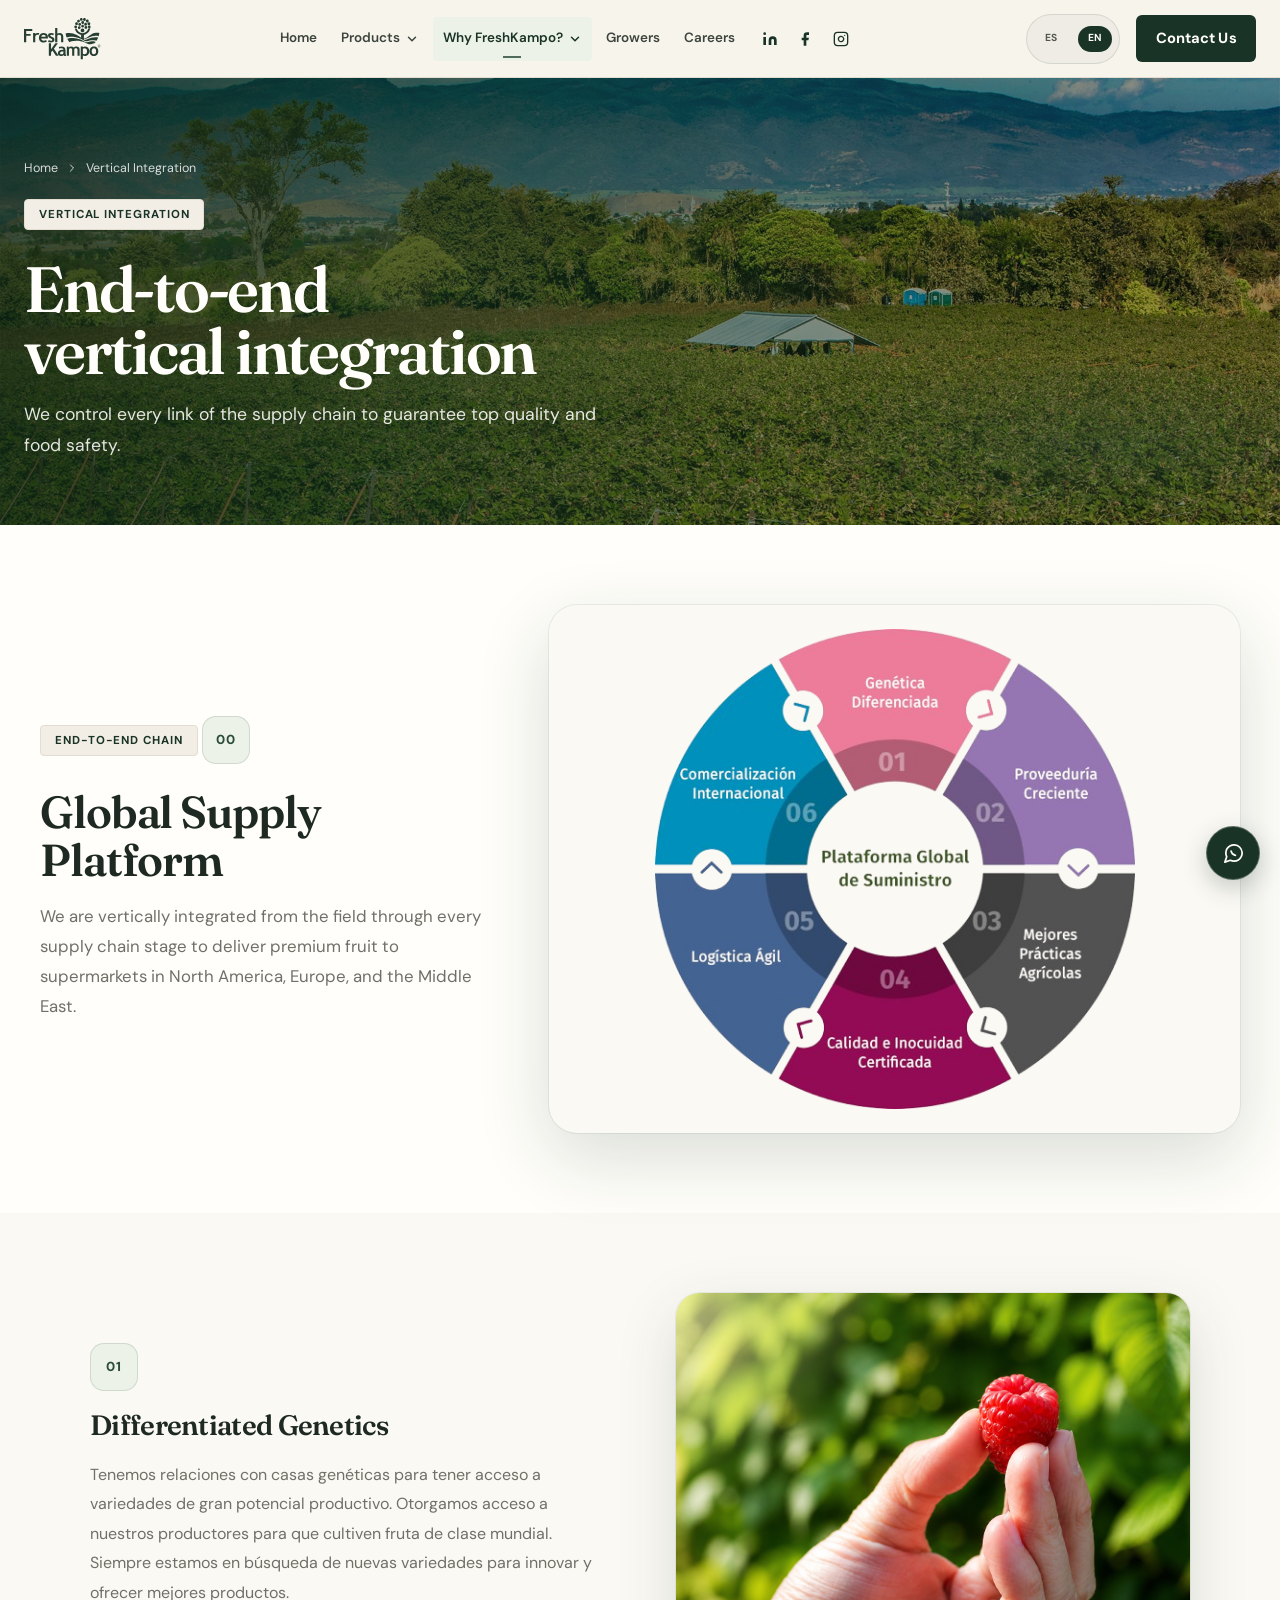
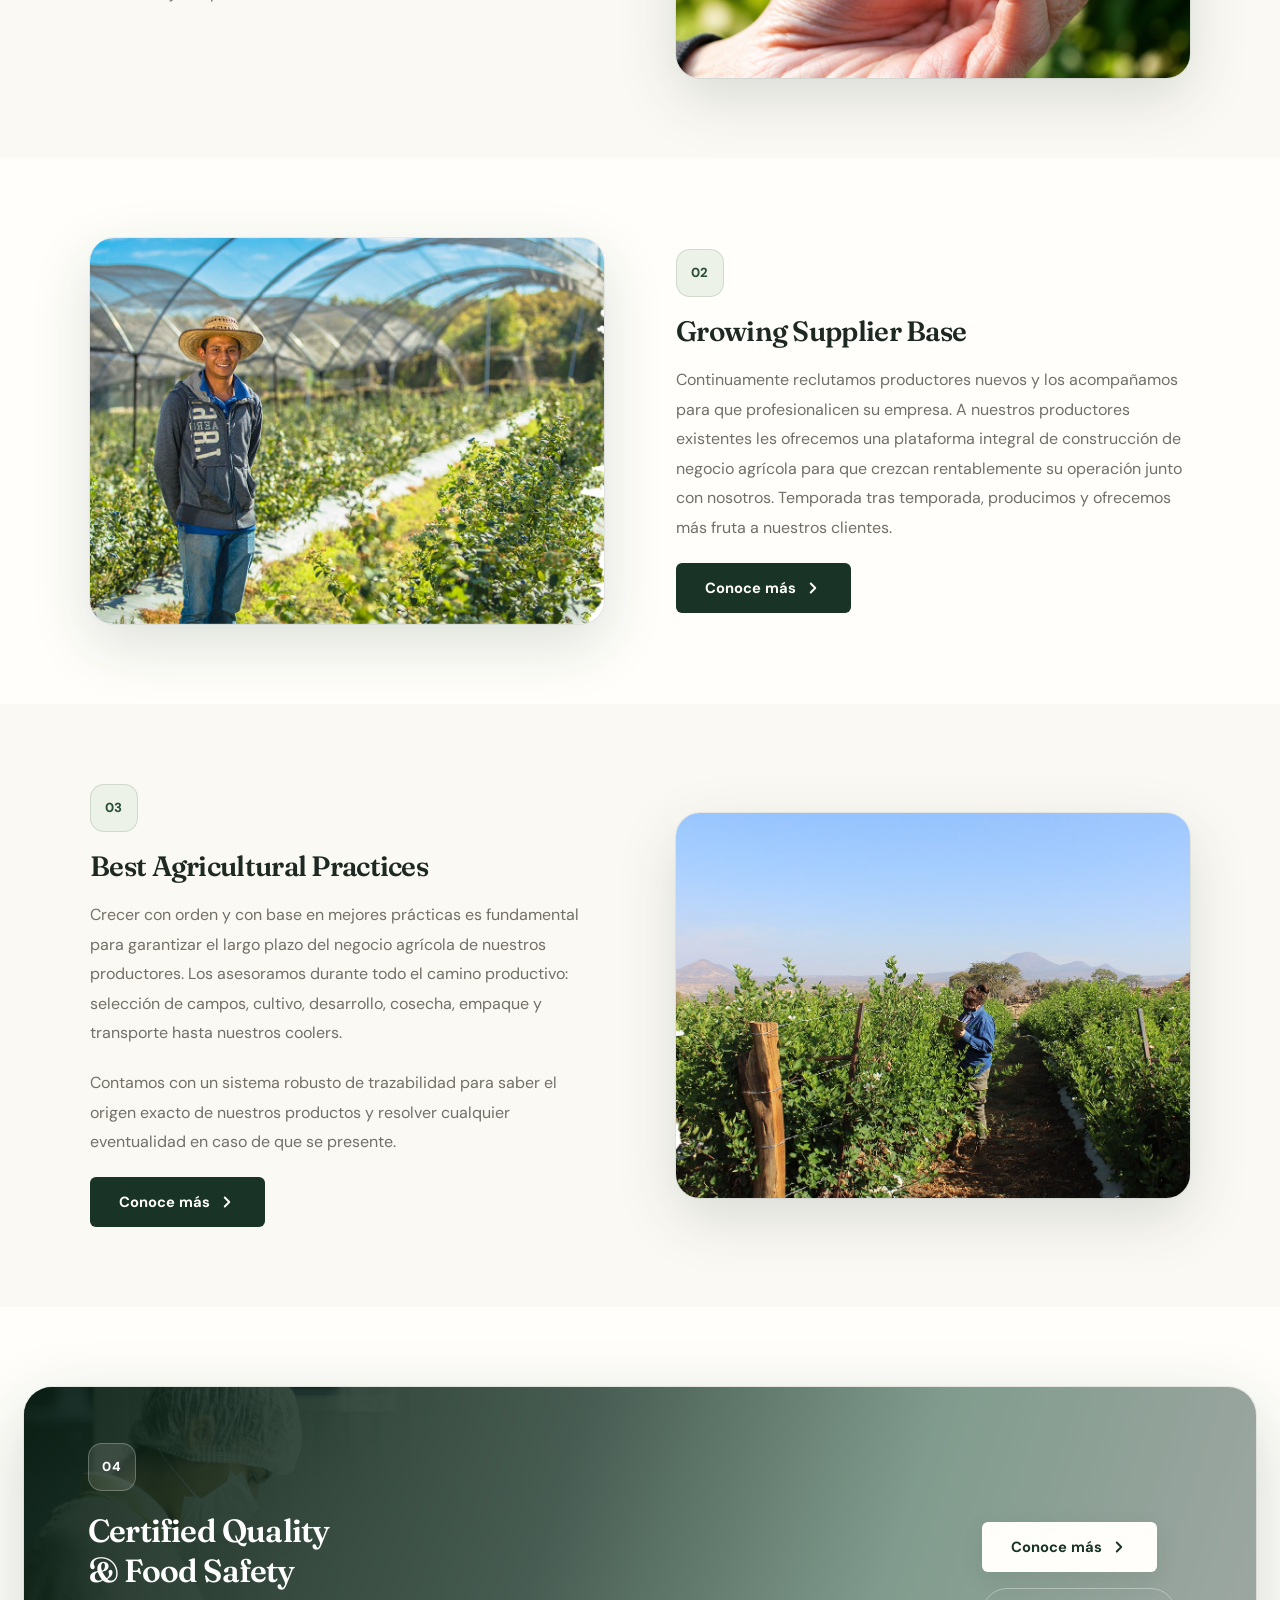
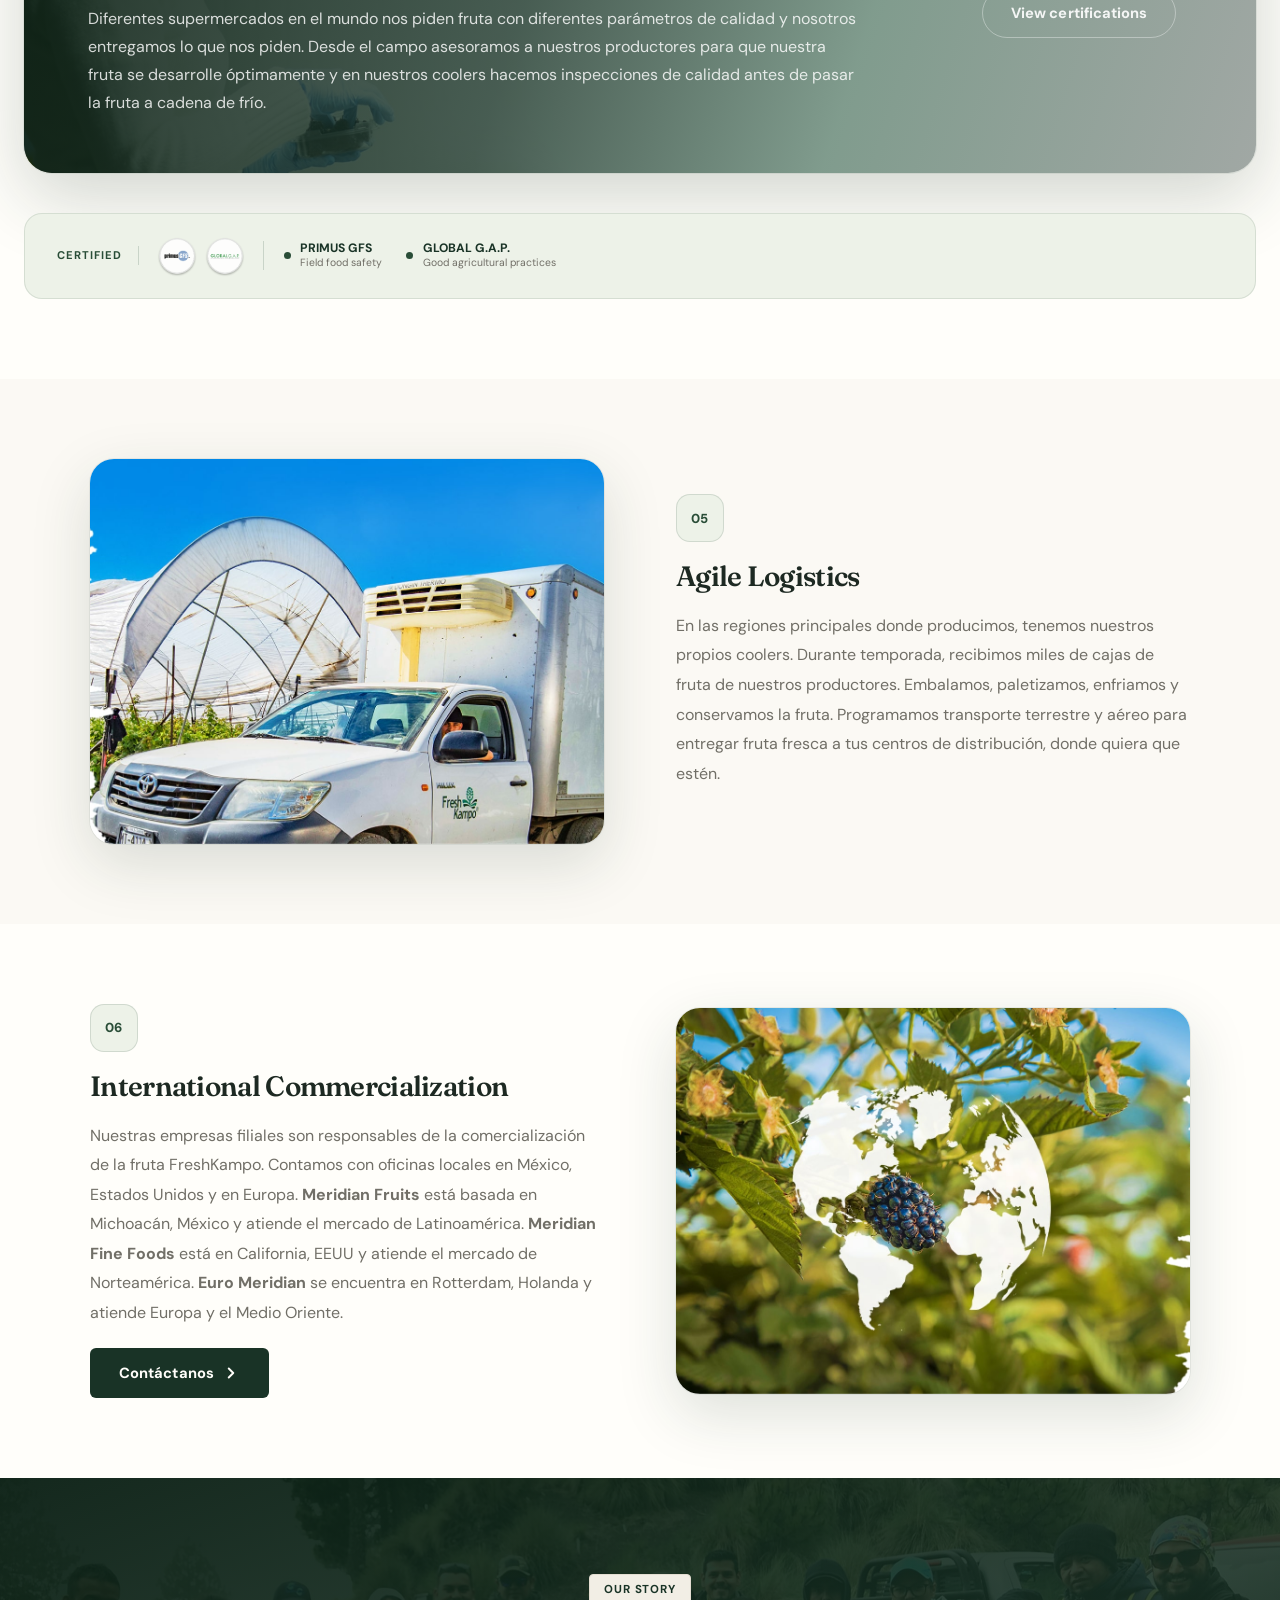
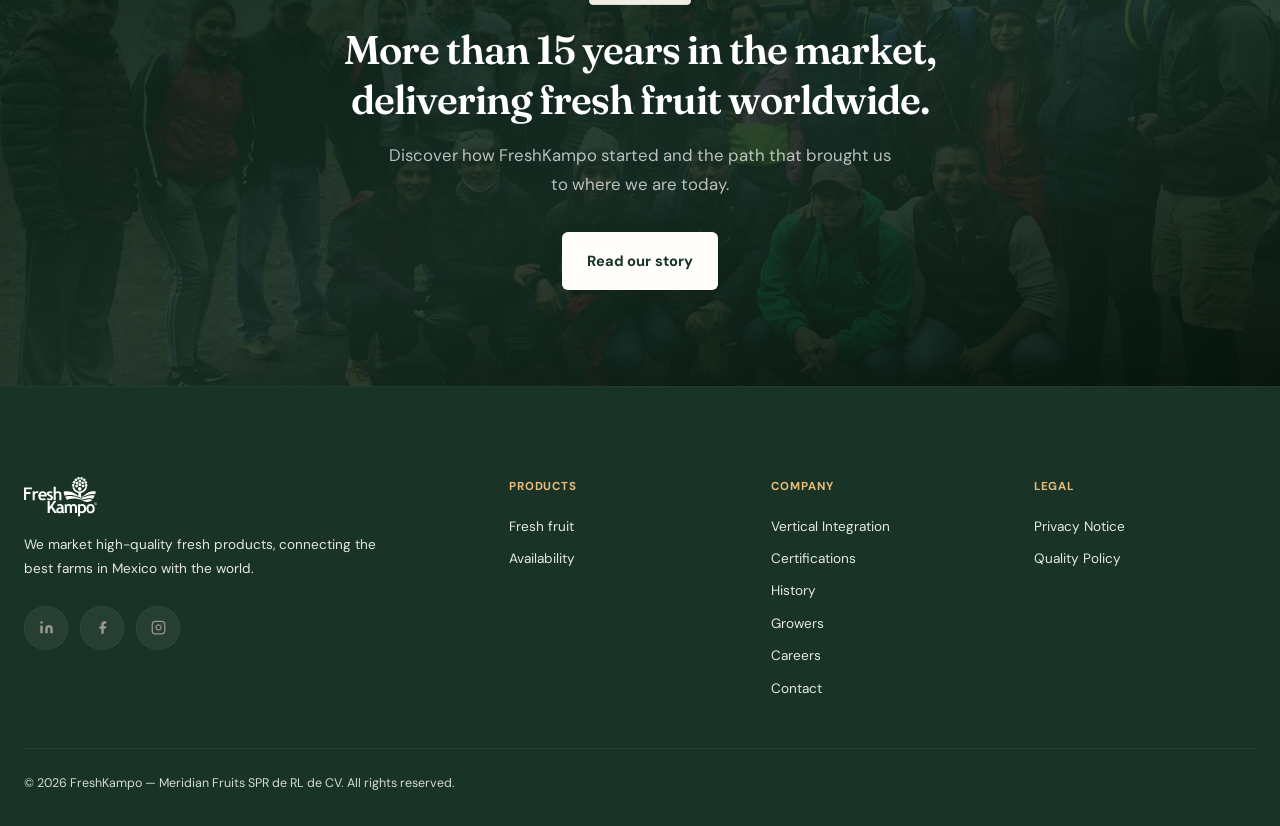
<file: integracion-vertical.html>
<!DOCTYPE html>
<html lang="es">
<head>
  <meta charset="UTF-8" />
  <meta name="viewport" content="width=device-width, initial-scale=1.0" />
  <title>Integración Vertical — FreshKampo | De la semilla al supermercado</title>
  <meta name="description" content="FreshKampo controla toda la cadena de suministro: genética, producción, calidad, logística y comercialización internacional." />
  <link rel="canonical" href="https://freshkampo.com/integracion-vertical" />
  <link rel="preconnect" href="https://fonts.googleapis.com" />
  <link rel="preconnect" href="https://fonts.gstatic.com" crossorigin />
  <link rel="icon" href="assets/img/faviconV2.png" type="image/png" />
  <link rel="stylesheet" href="css/style.css?v=20261104c" />
  <link rel="stylesheet" href="css/refresh.css?v=20261105f" />
  <style>
    /* HERO */
    .iv-hero{position:relative;background-image:url('assets/img/wrapper-integracion-min.jpg');background-size:cover;background-position:center;background-repeat:no-repeat}
    .iv-hero-overlay{position:absolute;inset:0;z-index:0;background:linear-gradient(108deg,rgba(10,38,20,.76) 0%,rgba(13,55,32,.52) 36%,rgba(18,68,40,.26) 62%,rgba(6,14,8,.04) 100%)}
    .iv-hero-overlay::after{content:'';position:absolute;inset:0;background:radial-gradient(ellipse 65% 50% at 15% 28%,rgba(214,154,85,.08) 0%,transparent 60%),radial-gradient(ellipse 45% 35% at 88% 82%,rgba(41,77,55,.40) 0%,transparent 60%);pointer-events:none}
    .iv-hero .container{position:relative;z-index:1}

    /* 00 PLATAFORMA */
    .iv-platform{padding:var(--space-20) 0;background:var(--c-white)}
    .iv-platform-inner{display:grid;grid-template-columns:1fr 1.55fr;gap:4rem;align-items:center;max-width:1200px;margin:0 auto}
    .iv-platform-text h2{color:var(--c-gray-900);margin:.5rem 0 1rem}
    .iv-platform-text p{color:var(--c-gray-500);font-size:1.05rem;line-height:1.8}
    .iv-platform-gif{border-radius:28px;overflow:hidden;box-shadow:0 24px 72px rgba(25,51,38,.16),0 0 0 1px rgba(41,77,55,.08);display:flex;align-items:center;justify-content:center;padding:1.5rem;background:var(--c-gray-50)}
    .iv-platform-gif img{width:80%;max-width:480px;height:auto;display:block;margin:0 auto}

    /* SPLIT SECTIONS */
    .iv-split{padding:var(--space-20) 0}
    .iv-split.bg-light{background:var(--c-gray-50)}
    .iv-split.bg-white{background:var(--c-white)}
    .iv-split-inner{display:grid;grid-template-columns:1fr 1fr;gap:4.5rem;align-items:center;max-width:1100px;margin:0 auto}
    .iv-split-inner.reverse{direction:rtl}
    .iv-split-inner.reverse > *{direction:ltr}
    .iv-num{display:inline-flex;align-items:center;justify-content:center;width:48px;height:48px;border-radius:14px;background:var(--c-primary-50);border:1.5px solid rgba(41,77,55,.15);font-size:.82rem;font-weight:800;color:var(--c-primary);letter-spacing:.06em;margin-bottom:1rem}
    .iv-split-text h2{color:var(--c-gray-900);font-size:1.75rem;margin-bottom:1rem;line-height:1.3}
    .iv-split-text p{color:var(--c-gray-500);font-size:1rem;line-height:1.85;margin-bottom:1.25rem}
    .iv-actions{display:flex;flex-wrap:wrap;gap:.75rem;align-items:center}
    .iv-img-wrap{border-radius:24px;overflow:hidden;box-shadow:0 20px 60px rgba(25,51,38,.15),0 0 0 1px rgba(41,77,55,.07);aspect-ratio:4/3}
    .iv-img-wrap img{width:100%;height:100%;object-fit:cover;display:block;transition:transform .5s ease}
    .iv-img-wrap:hover img{transform:scale(1.04)}

    /* 04 CALIDAD — banner full-width */
    .iv-calidad{padding:var(--space-20) 0;background:var(--c-white)}
    .iv-banner-wrap{position:relative;border-radius:28px;overflow:hidden;margin:0 0 2.5rem;background-image:url('assets/img/wrapper-integracion-04-min.jpg');background-size:cover;background-position:center;box-shadow:0 24px 72px rgba(25,51,38,.20),0 0 0 1px rgba(41,77,55,.08)}
    .iv-banner-overlay{position:absolute;inset:0;background:linear-gradient(108deg,rgba(8,28,16,.90) 0%,rgba(25,51,38,.76) 42%,rgba(20,75,45,.46) 68%,rgba(8,22,12,.28) 100%)}
    .iv-banner-content{position:relative;z-index:1;display:grid;grid-template-columns:1fr auto;gap:3rem;align-items:center;padding:3.5rem 4rem}
    .iv-banner-content .iv-num{background:rgba(255,255,255,.12);border-color:rgba(255,255,255,.25);color:#fff;margin-bottom:.75rem}
    .iv-banner-text h2{font-size:2rem;color:#fff;margin:.5rem 0 .85rem;line-height:1.25}
    .iv-banner-text p{color:rgba(255,255,255,.82);font-size:1rem;line-height:1.75;margin:0}
    .iv-banner-actions{display:flex;flex-direction:column;gap:1rem;align-items:flex-start;flex-shrink:0;min-width:210px}
    .iv-logos-bar{margin:0;display:flex;align-items:center;gap:1rem;padding:1.25rem 2rem;background:var(--c-primary-50);border-radius:18px;border:1px solid rgba(41,77,55,.12)}
    .iv-logos-bar-label{font-size:.7rem;font-weight:700;color:var(--c-primary);text-transform:uppercase;letter-spacing:.09em;white-space:nowrap;padding-right:1rem;border-right:1px solid rgba(41,77,55,.18);flex-shrink:0}
    .iv-logos-bar img{height:44px;width:auto;object-fit:contain;display:block;filter:grayscale(20%) opacity(.88);transition:filter .2s,transform .2s}
    .iv-logos-bar img:hover{filter:none;transform:scale(1.05)}

    /* FOOTER CTA */
    .iv-footer-cta{position:relative;background-image:url('assets/img/wrapper-integracion-footer.jpg');background-size:cover;background-position:center;padding:var(--space-24) 0;text-align:center}
    .iv-footer-cta-overlay{position:absolute;inset:0;background:linear-gradient(160deg,rgba(8,30,18,.91) 0%,rgba(25,51,38,.80) 55%,rgba(6,22,12,.92) 100%);z-index:0}
    .iv-footer-cta .container{position:relative;z-index:1}
    .iv-footer-cta h2{font-size:clamp(1.6rem,3.5vw,2.5rem);color:#fff;margin-bottom:1rem;line-height:1.25}
    .iv-footer-cta p{color:rgba(255,255,255,.70);font-size:1.05rem;max-width:520px;margin:0 auto 2rem;line-height:1.75}
    .iv-footer-cta .iv-actions{justify-content:center}

    /* REVEAL ANIMATIONS */
    .reveal{opacity:0;transform:translateY(28px);transition:opacity .6s ease,transform .65s cubic-bezier(.22,.61,.36,1)}
    .reveal.visible{opacity:1;transform:translateY(0)}
    .reveal-right{opacity:0;transform:translateX(32px);transition:opacity .65s ease,transform .7s cubic-bezier(.22,.61,.36,1)}
    .reveal-right.visible{opacity:1;transform:translateX(0)}
    .reveal-left{opacity:0;transform:translateX(-32px);transition:opacity .65s ease,transform .7s cubic-bezier(.22,.61,.36,1)}
    .reveal-left.visible{opacity:1;transform:translateX(0)}

    /* RESPONSIVE */
    @media(max-width:900px){
      .iv-platform-inner,.iv-split-inner,.iv-split-inner.reverse{grid-template-columns:1fr;direction:ltr;gap:2.5rem}
      .iv-platform-gif{order:-1}
      .iv-banner-content{grid-template-columns:1fr;gap:1.75rem;padding:2.25rem 2.5rem}
      .iv-banner-text h2{font-size:1.55rem}
      .iv-banner-actions{flex-direction:row;flex-wrap:wrap;min-width:0}
      .iv-logos-bar{flex-wrap:wrap}
    }
    @media(max-width:640px){
      .reveal-left,.reveal-right{transform:translateY(14px)}
      .reveal-left.visible,.reveal-right.visible{transform:translateY(0)}
      .iv-platform,.iv-split{padding:var(--space-12) 0}
      .iv-split-text h2{font-size:1.4rem}
      .iv-banner-content{padding:1.75rem 1.5rem;gap:1.5rem}
      .iv-banner-text h2{font-size:1.25rem}
      .iv-banner-text p{font-size:.9rem;line-height:1.7}
      .iv-banner-actions{flex-direction:column;align-items:stretch}
      .iv-banner-actions .btn{text-align:center;justify-content:center;white-space:normal}
      .iv-footer-cta{padding:var(--space-16) 0}
      .iv-logos-bar{padding:1rem 1.1rem;gap:.75rem}
      .iv-logos-bar img{height:32px}
      .iv-logos-bar-certs{padding-left:0;border-left:none;border-top:1px solid rgba(41,77,55,.12);padding-top:.6rem;width:100%;flex-wrap:wrap;gap:.7rem}
    }
    .iv-logos-bar-certs{display:flex;gap:1.5rem;align-items:center;padding-left:1.25rem;border-left:1px solid rgba(41,77,55,.18);flex-shrink:0}
    .iv-logos-bar-cert{display:flex;align-items:center;gap:.6rem}
    .iv-logos-bar-cert-dot{width:7px;height:7px;border-radius:50%;background:var(--c-primary);flex-shrink:0}
    .iv-logos-bar-cert-name{display:block;font-size:.76rem;font-weight:700;color:var(--c-primary-dark);line-height:1.2}
    .iv-logos-bar-cert-desc{display:block;font-size:.65rem;color:var(--c-gray-500);line-height:1.35}
  </style>
</head>
<body>

<div id="nav-slot"></div>

<!-- ══ HERO ══ -->
<section class="page-hero iv-hero">
  <div class="iv-hero-overlay"></div>
  <div class="container">
    <nav class="breadcrumb" aria-label="Breadcrumb">
      <a href="index.html">Inicio</a>
      <svg xmlns="http://www.w3.org/2000/svg" viewBox="0 0 24 24" fill="none" stroke="currentColor" stroke-width="2" stroke-linecap="round" stroke-linejoin="round" width="12" height="12"><polyline points="9 18 15 12 9 6"/></svg>
      <span data-i18n="nav-integration">Integración Vertical</span>
    </nav>
    <span class="badge badge-accent">Integración Vertical</span>
    <h1 style="margin-top:.75rem">Integración vertical<br>de principio a fin</h1>
    <p>Controlamos cada eslabón de la cadena de suministro para garantizar la más alta calidad e inocuidad.</p>
  </div>
</section>

<!-- ══ 00 PLATAFORMA GLOBAL ══ -->
<section class="iv-platform">
  <div class="container">
    <div class="iv-platform-inner">
      <div class="iv-platform-text reveal-left">
        <span class="badge">Cadena completa</span>
        <span class="iv-num">00</span>
        <h2>Plataforma Global<br>de Suministro</h2>
        <p>Estamos integrados verticalmente desde el campo y a través de todos los eslabones de la cadena de suministro para proveer frutos de calidad a supermercados en Norteamérica, Europa y el Medio Oriente.</p>
      </div>
      <div class="iv-platform-gif reveal-right">
        <img src="assets/img/imagen-integracion-vertical-01-1.png" alt="Plataforma Global de Suministro FreshKampo — diagrama integración vertical" loading="lazy" />
      </div>
    </div>
  </div>
</section>

<!-- ══ 01 GENÉTICA DIFERENCIADA ══ -->
<section class="iv-split bg-light">
  <div class="container">
    <div class="iv-split-inner">
      <div class="iv-split-text reveal-left">
        <span class="iv-num">01</span>
        <h2>Genética Diferenciada</h2>
        <p>Tenemos relaciones con casas genéticas para tener acceso a variedades de gran potencial productivo. Otorgamos acceso a nuestros productores para que cultiven fruta de clase mundial. Siempre estamos en búsqueda de nuevas variedades para innovar y ofrecer mejores productos.</p>
      </div>
      <div class="iv-img-wrap reveal-right">
        <img src="assets/img/Integracion vertical 01.png" alt="Genética diferenciada — variedades FreshKampo" loading="lazy" />
      </div>
    </div>
  </div>
</section>

<!-- ══ 02 PROVEEDURÍA CRECIENTE ══ -->
<section class="iv-split bg-white">
  <div class="container">
    <div class="iv-split-inner reverse">
      <div class="iv-split-text reveal-right">
        <span class="iv-num">02</span>
        <h2>Proveeduría Creciente</h2>
        <p>Continuamente reclutamos productores nuevos y los acompañamos para que profesionalicen su empresa. A nuestros productores existentes les ofrecemos una plataforma integral de construcción de negocio agrícola para que crezcan rentablemente su operación junto con nosotros. Temporada tras temporada, producimos y ofrecemos más fruta a nuestros clientes.</p>
        <div class="iv-actions">
          <a href="productores.html" class="btn btn-primary">Conoce más <svg xmlns="http://www.w3.org/2000/svg" viewBox="0 0 24 24" fill="none" stroke="currentColor" stroke-width="2.5" stroke-linecap="round" stroke-linejoin="round" width="16" height="16"><polyline points="9 18 15 12 9 6"/></svg></a>
        </div>
      </div>
      <div class="iv-img-wrap reveal-left">
        <img src="assets/img/img-integracion-02-1.jpg" alt="Proveeduría creciente — productores FreshKampo" loading="lazy" />
      </div>
    </div>
  </div>
</section>

<!-- ══ 03 MEJORES PRÁCTICAS AGRÍCOLAS ══ -->
<section class="iv-split bg-light">
  <div class="container">
    <div class="iv-split-inner">
      <div class="iv-split-text reveal-left">
        <span class="iv-num">03</span>
        <h2>Mejores Prácticas Agrícolas</h2>
        <p>Crecer con orden y con base en mejores prácticas es fundamental para garantizar el largo plazo del negocio agrícola de nuestros productores. Los asesoramos durante todo el camino productivo: selección de campos, cultivo, desarrollo, cosecha, empaque y transporte hasta nuestros coolers.</p>
        <p>Contamos con un sistema robusto de trazabilidad para saber el origen exacto de nuestros productos y resolver cualquier eventualidad en caso de que se presente.</p>
        <div class="iv-actions">
          <a href="practicas-agricolas.html" class="btn btn-primary">Conoce más <svg xmlns="http://www.w3.org/2000/svg" viewBox="0 0 24 24" fill="none" stroke="currentColor" stroke-width="2.5" stroke-linecap="round" stroke-linejoin="round" width="16" height="16"><polyline points="9 18 15 12 9 6"/></svg></a>
        </div>
      </div>
      <div class="iv-img-wrap reveal-right">
        <img src="assets/img/img-integracion-03.jpg" alt="Mejores prácticas agrícolas — campo FreshKampo" loading="lazy" />
      </div>
    </div>
  </div>
</section>

<!-- ══ 04 CALIDAD E INOCUIDAD — banner ancho + logos ══ -->
<section class="iv-calidad">
  <div class="container">
    <div class="iv-banner-wrap reveal">
      <div class="iv-banner-overlay"></div>
      <div class="iv-banner-content">
        <div class="iv-banner-text">
          <span class="iv-num">04</span>
          <h2>Calidad e Inocuidad<br>Certificada</h2>
          <p>Diferentes supermercados en el mundo nos piden fruta con diferentes parámetros de calidad y nosotros entregamos lo que nos piden. Desde el campo asesoramos a nuestros productores para que nuestra fruta se desarrolle óptimamente y en nuestros coolers hacemos inspecciones de calidad antes de pasar la fruta a cadena de frío.</p>
        </div>
        <div class="iv-banner-actions">
          <a href="calidad-inocuidad.html" class="btn btn-white">Conoce más <svg xmlns="http://www.w3.org/2000/svg" viewBox="0 0 24 24" fill="none" stroke="currentColor" stroke-width="2.5" stroke-linecap="round" stroke-linejoin="round" width="16" height="16"><polyline points="9 18 15 12 9 6"/></svg></a>
          <a href="certificaciones.html" class="btn" style="border:1.5px solid rgba(255,255,255,.35);color:rgba(255,255,255,.9);border-radius:9999px;padding:.75rem 1.75rem;white-space:nowrap;">Ver certificaciones</a>
        </div>
      </div>
    </div>
    <div class="iv-logos-bar reveal">
      <span class="iv-logos-bar-label">Certificados</span>
      <img src="assets/img/logos-integracion-min.png" alt="PRIMUS GFS y GLOBAL G.A.P. — FreshKampo" loading="lazy" />
      <div class="iv-logos-bar-certs">
        <div class="iv-logos-bar-cert">
          <span class="iv-logos-bar-cert-dot"></span>
          <div>
            <strong class="iv-logos-bar-cert-name">PRIMUS GFS</strong>
            <span class="iv-logos-bar-cert-desc">Inocuidad alimentaria en campo</span>
          </div>
        </div>
        <div class="iv-logos-bar-cert">
          <span class="iv-logos-bar-cert-dot"></span>
          <div>
            <strong class="iv-logos-bar-cert-name">GLOBAL G.A.P.</strong>
            <span class="iv-logos-bar-cert-desc">Buenas prácticas agrícolas</span>
          </div>
        </div>
      </div>
    </div>
  </div>
</section>

<!-- ══ 05 LOGÍSTICA ÁGIL ══ -->
<section class="iv-split bg-light">
  <div class="container">
    <div class="iv-split-inner reverse">
      <div class="iv-split-text reveal-right">
        <span class="iv-num">05</span>
        <h2>Logística Ágil</h2>
        <p>En las regiones principales donde producimos, tenemos nuestros propios coolers. Durante temporada, recibimos miles de cajas de fruta de nuestros productores. Embalamos, paletizamos, enfriamos y conservamos la fruta. Programamos transporte terrestre y aéreo para entregar fruta fresca a tus centros de distribución, donde quiera que estén.</p>
      </div>
      <div class="iv-img-wrap reveal-left">
        <img src="assets/img/img-integracion-04.jpg" alt="Logística ágil — coolers y transporte FreshKampo" loading="lazy" />
      </div>
    </div>
  </div>
</section>

<!-- ══ 06 COMERCIALIZACIÓN INTERNACIONAL ══ -->
<section class="iv-split bg-white">
  <div class="container">
    <div class="iv-split-inner">
      <div class="iv-split-text reveal-left">
        <span class="iv-num">06</span>
        <h2>Comercialización Internacional</h2>
        <p>Nuestras empresas filiales son responsables de la comercialización de la fruta FreshKampo. Contamos con oficinas locales en México, Estados Unidos y en Europa. <strong>Meridian Fruits</strong> está basada en Michoacán, México y atiende el mercado de Latinoamérica. <strong>Meridian Fine Foods</strong> está en California, EEUU y atiende el mercado de Norteamérica. <strong>Euro Meridian</strong> se encuentra en Rotterdam, Holanda y atiende Europa y el Medio Oriente.</p>
        <div class="iv-actions">
          <a href="contacto.html" class="btn btn-primary">Contáctanos <svg xmlns="http://www.w3.org/2000/svg" viewBox="0 0 24 24" fill="none" stroke="currentColor" stroke-width="2.5" stroke-linecap="round" stroke-linejoin="round" width="16" height="16"><polyline points="9 18 15 12 9 6"/></svg></a>
        </div>
      </div>
      <div class="iv-img-wrap reveal-right">
        <img src="assets/img/img-integracion-05.jpg" alt="Comercialización internacional — oficinas FreshKampo" loading="lazy" />
      </div>
    </div>
  </div>
</section>

<!-- ══ FOOTER CTA ══ -->
<section class="iv-footer-cta">
  <div class="iv-footer-cta-overlay"></div>
  <div class="container">
    <span class="badge badge-accent reveal" style="margin-bottom:1.25rem;">Nuestra historia</span>
    <h2 class="reveal">Llevamos más de 15 años en el mercado<br>entregando fruta fresca a todo el mundo.</h2>
    <p class="reveal">Descubre cómo comenzó FreshKampo y el camino que nos trajo hasta donde estamos hoy.</p>
    <div class="iv-actions reveal">
      <a href="historia.html" class="btn btn-white btn-lg">Conoce nuestra historia <svg xmlns="http://www.w3.org/2000/svg" viewBox="0 0 24 24" fill="none" stroke="currentColor" stroke-width="2.5" stroke-linecap="round" stroke-linejoin="round" width="18" height="18"><polyline points="9 18 15 12 9 6"/></svg></a>
    </div>
  </div>
</section>

<div id="footer-slot"></div>
<div id="modal-slot"></div>
<script src="js/i18n.js?v=20261105f"></script>
<script src="js/nav.js?v=20261105f"></script>
<script src="js/app.js?v=20261105f"></script>
<script src="js/page-i18n-overrides.js"></script>
<script>
(function(){
  if('IntersectionObserver' in window){
    var els=document.querySelectorAll('.reveal,.reveal-right,.reveal-left');
    var io=new IntersectionObserver(function(entries){
      entries.forEach(function(e){if(e.isIntersecting){e.target.classList.add('visible');io.unobserve(e.target);}});
    },{threshold:0.12});
    els.forEach(function(el){io.observe(el);});
  }else{
    document.querySelectorAll('.reveal,.reveal-right,.reveal-left').forEach(function(el){el.classList.add('visible');});
  }
})();
</script>
</body>
</html>
</file>
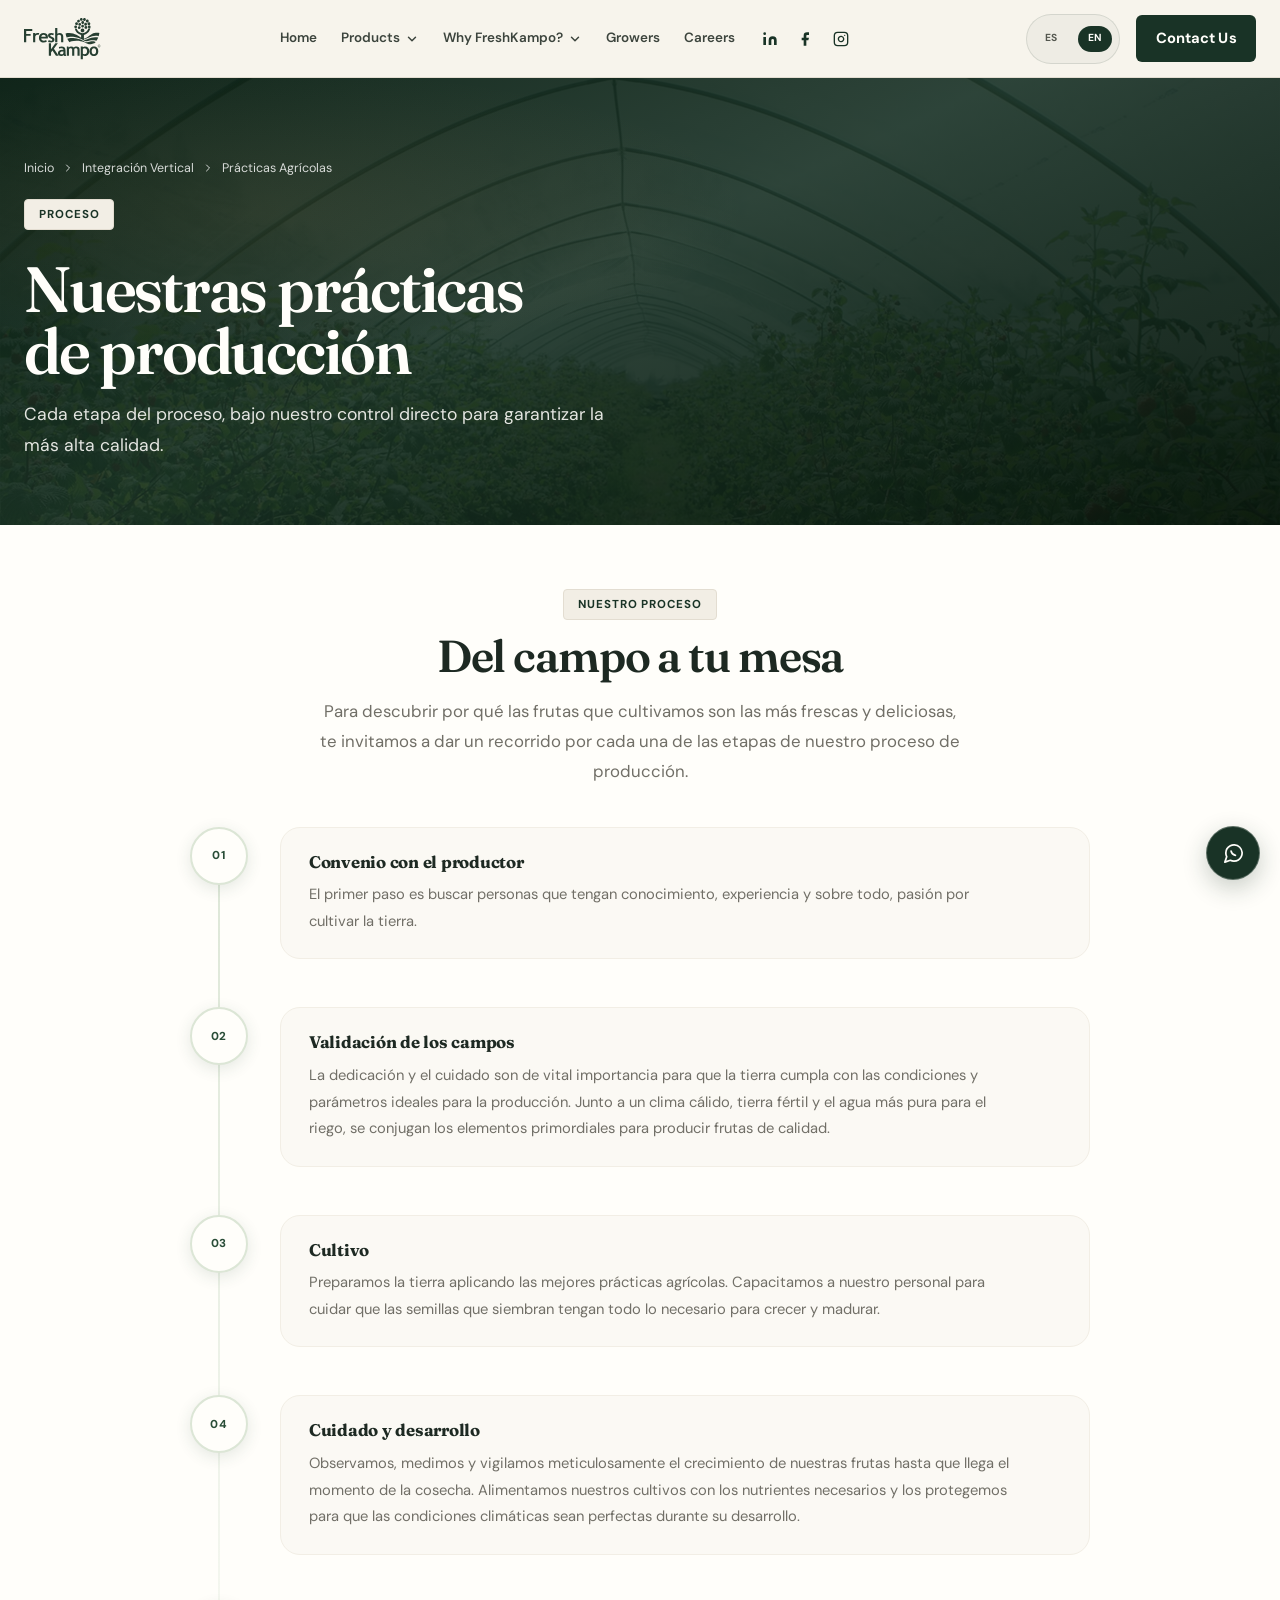
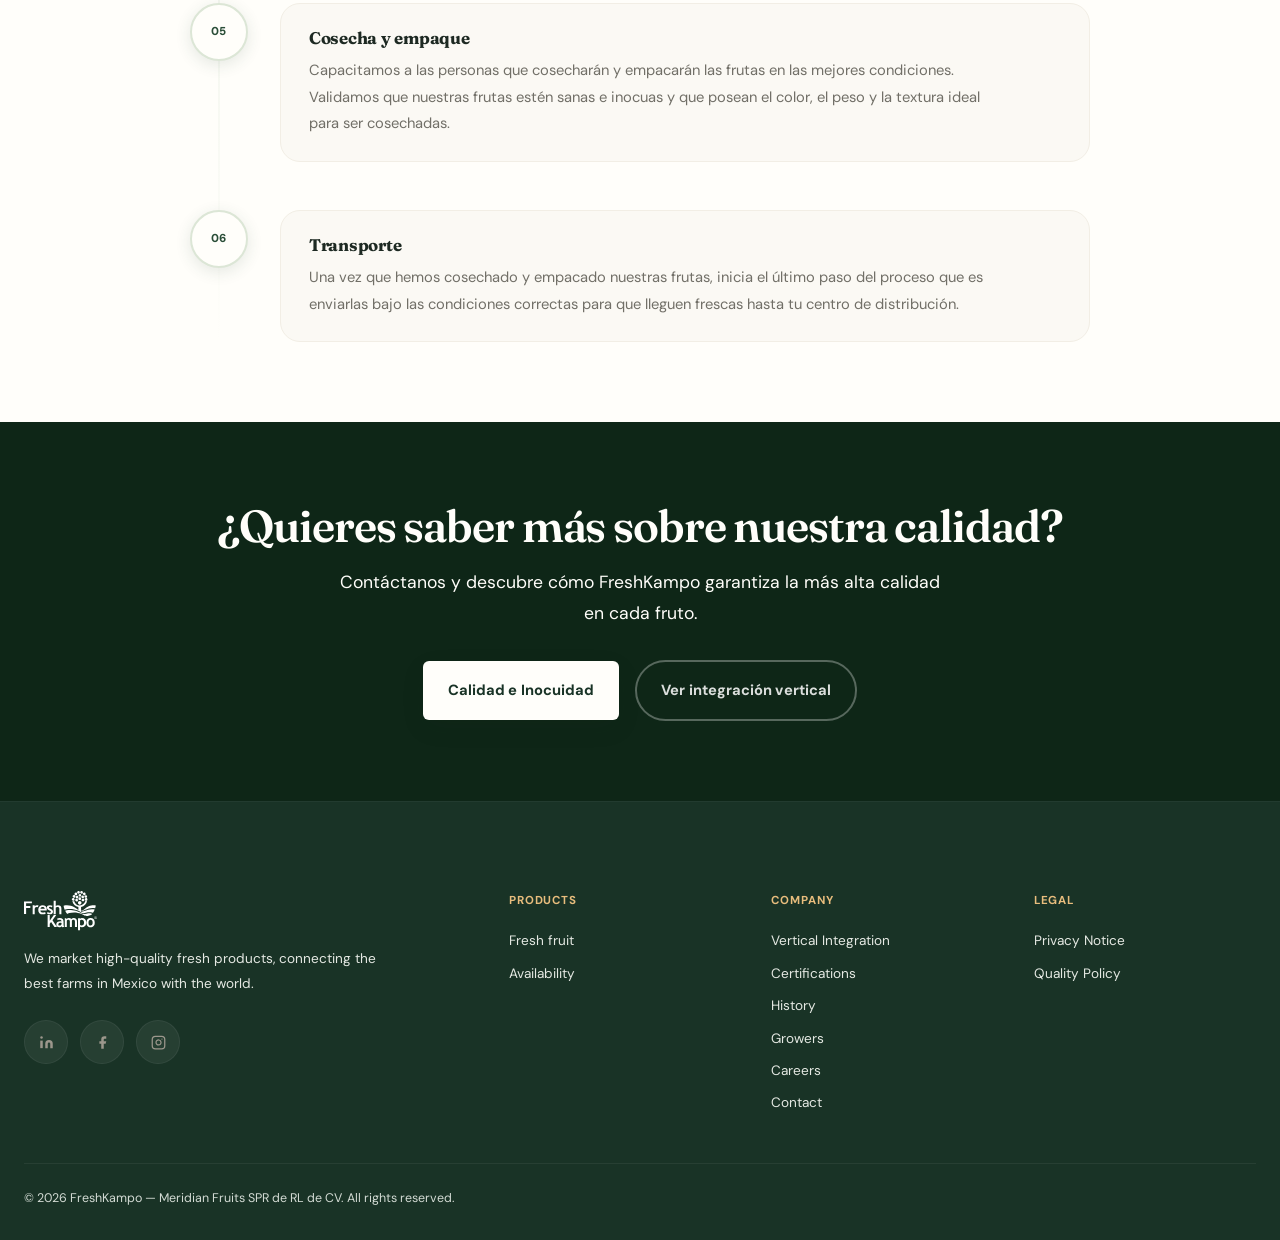
<file: practicas-agricolas.html>
<!DOCTYPE html>
<html lang="es">
<head>
  <meta charset="UTF-8" />
  <meta name="viewport" content="width=device-width, initial-scale=1.0" />
  <title>Prácticas Agrícolas — FreshKampo | Nuestro proceso de producción</title>
  <meta name="description" content="Conoce el proceso de producción de FreshKampo: convenio con productor, validación de campos, cultivo, cosecha, empaque y transporte." />
  <link rel="canonical" href="https://freshkampo.com/practicas-agricolas" />
  <link rel="preconnect" href="https://fonts.googleapis.com" />
  <link rel="preconnect" href="https://fonts.gstatic.com" crossorigin />
  <link rel="icon" href="assets/img/faviconV2.png" type="image/png" />
  <link rel="stylesheet" href="css/style.css?v=20261104c" />
  <link rel="stylesheet" href="css/refresh.css?v=20261105f" />
  <style>
    /* HERO */
    .pa-hero{position:relative;background-image:url('assets/img/wrapper-practicas-min.jpg');background-size:cover;background-position:center;background-repeat:no-repeat}
    .pa-hero-overlay{position:absolute;inset:0;background:linear-gradient(155deg,rgba(8,30,18,.95) 0%,rgba(25,51,38,.85) 45%,rgba(6,22,12,.93) 100%);z-index:0}
    .pa-hero-overlay::after{content:'';position:absolute;inset:0;background:radial-gradient(ellipse 60% 50% at 20% 30%,rgba(214,154,85,.08) 0%,transparent 65%);pointer-events:none}
    .pa-hero .container{position:relative;z-index:1}

    /* INTRO */
    .pa-intro{padding:var(--space-16) 0 var(--space-10);background:var(--c-white);text-align:center}
    .pa-intro h2{color:var(--c-gray-900);margin:.75rem 0 1rem}
    .pa-intro p{color:var(--c-gray-500);font-size:1.05rem;max-width:640px;margin:0 auto;line-height:1.8}

    /* STEPS TIMELINE */
    .pa-steps{padding:0 0 var(--space-20);background:var(--c-white)}
    .pa-steps-inner{max-width:900px;margin:0 auto;position:relative}
    /* vertical line */
    .pa-steps-inner::before{content:'';position:absolute;left:28px;top:0;bottom:0;width:2px;background:linear-gradient(to bottom,var(--c-primary-100),var(--c-primary-50),transparent);z-index:0}

    .pa-step{display:flex;gap:2rem;align-items:flex-start;margin-bottom:3rem;position:relative;z-index:1}
    .pa-step:last-child{margin-bottom:0}

    .pa-step-num{width:58px;height:58px;border-radius:50%;background:var(--c-white);border:2px solid var(--c-primary-100);display:flex;align-items:center;justify-content:center;flex-shrink:0;position:relative;z-index:2;box-shadow:0 4px 16px rgba(41,77,55,.12)}
    .pa-step-num span{font-size:.72rem;font-weight:800;color:var(--c-primary);letter-spacing:.06em}
    .pa-step.active .pa-step-num{background:var(--c-primary);border-color:var(--c-primary)}
    .pa-step.active .pa-step-num span{color:#fff}

    .pa-step-body{background:var(--c-gray-50);border:1px solid var(--c-gray-100);border-radius:20px;padding:1.5rem 1.75rem;flex:1;transition:box-shadow .3s,transform .3s}
    .pa-step-body:hover{box-shadow:0 12px 40px rgba(25,51,38,.10);transform:translateY(-3px)}
    .pa-step-body h3{font-size:1.05rem;font-weight:700;color:var(--c-gray-900);margin-bottom:.6rem}
    .pa-step-body p{font-size:.92rem;color:var(--c-gray-500);line-height:1.8;margin:0}

    /* REVEAL */
    .reveal{opacity:0;transform:translateY(28px);transition:opacity .6s ease,transform .65s cubic-bezier(.22,.61,.36,1)}
    .reveal.visible{opacity:1;transform:translateY(0)}

    /* RESPONSIVE */
    @media(max-width:640px){
      .pa-steps-inner::before{left:22px}
      .pa-step{gap:1.25rem}
      .pa-step-num{width:46px;height:46px}
      .pa-step-body{padding:1.1rem 1.25rem;border-radius:14px}
    }
  </style>
</head>
<body>

<div id="nav-slot"></div>

<!-- ══ HERO ══ -->
<section class="page-hero pa-hero">
  <div class="pa-hero-overlay"></div>
  <div class="container">
    <nav class="breadcrumb" aria-label="Breadcrumb">
      <a href="index.html">Inicio</a>
      <svg xmlns="http://www.w3.org/2000/svg" viewBox="0 0 24 24" fill="none" stroke="currentColor" stroke-width="2" stroke-linecap="round" stroke-linejoin="round" width="12" height="12"><polyline points="9 18 15 12 9 6"/></svg>
      <a href="integracion-vertical.html">Integración Vertical</a>
      <svg xmlns="http://www.w3.org/2000/svg" viewBox="0 0 24 24" fill="none" stroke="currentColor" stroke-width="2" stroke-linecap="round" stroke-linejoin="round" width="12" height="12"><polyline points="9 18 15 12 9 6"/></svg>
      <span>Prácticas Agrícolas</span>
    </nav>
    <span class="badge badge-accent">Proceso</span>
    <h1 style="margin-top:.75rem">Nuestras prácticas<br>de producción</h1>
    <p>Cada etapa del proceso, bajo nuestro control directo para garantizar la más alta calidad.</p>
  </div>
</section>

<!-- ══ INTRO ══ -->
<section class="pa-intro">
  <div class="container">
    <span class="badge reveal">Nuestro proceso</span>
    <h2 class="reveal">Del campo a tu mesa</h2>
    <p class="reveal">Para descubrir por qué las frutas que cultivamos son las más frescas y deliciosas, te invitamos a dar un recorrido por cada una de las etapas de nuestro proceso de producción.</p>
  </div>
</section>

<!-- ══ STEPS TIMELINE ══ -->
<section class="pa-steps">
  <div class="container">
    <div class="pa-steps-inner">

      <div class="pa-step reveal">
        <div class="pa-step-num active"><span>01</span></div>
        <div class="pa-step-body">
          <h3>Convenio con el productor</h3>
          <p>El primer paso es buscar personas que tengan conocimiento, experiencia y sobre todo, pasión por cultivar la tierra.</p>
        </div>
      </div>

      <div class="pa-step reveal">
        <div class="pa-step-num"><span>02</span></div>
        <div class="pa-step-body">
          <h3>Validación de los campos</h3>
          <p>La dedicación y el cuidado son de vital importancia para que la tierra cumpla con las condiciones y parámetros ideales para la producción. Junto a un clima cálido, tierra fértil y el agua más pura para el riego, se conjugan los elementos primordiales para producir frutas de calidad.</p>
        </div>
      </div>

      <div class="pa-step reveal">
        <div class="pa-step-num"><span>03</span></div>
        <div class="pa-step-body">
          <h3>Cultivo</h3>
          <p>Preparamos la tierra aplicando las mejores prácticas agrícolas. Capacitamos a nuestro personal para cuidar que las semillas que siembran tengan todo lo necesario para crecer y madurar.</p>
        </div>
      </div>

      <div class="pa-step reveal">
        <div class="pa-step-num"><span>04</span></div>
        <div class="pa-step-body">
          <h3>Cuidado y desarrollo</h3>
          <p>Observamos, medimos y vigilamos meticulosamente el crecimiento de nuestras frutas hasta que llega el momento de la cosecha. Alimentamos nuestros cultivos con los nutrientes necesarios y los protegemos para que las condiciones climáticas sean perfectas durante su desarrollo.</p>
        </div>
      </div>

      <div class="pa-step reveal">
        <div class="pa-step-num"><span>05</span></div>
        <div class="pa-step-body">
          <h3>Cosecha y empaque</h3>
          <p>Capacitamos a las personas que cosecharán y empacarán las frutas en las mejores condiciones. Validamos que nuestras frutas estén sanas e inocuas y que posean el color, el peso y la textura ideal para ser cosechadas.</p>
        </div>
      </div>

      <div class="pa-step reveal">
        <div class="pa-step-num"><span>06</span></div>
        <div class="pa-step-body">
          <h3>Transporte</h3>
          <p>Una vez que hemos cosechado y empacado nuestras frutas, inicia el último paso del proceso que es enviarlas bajo las condiciones correctas para que lleguen frescas hasta tu centro de distribución.</p>
        </div>
      </div>

    </div>
  </div>
</section>

<!-- ══ CTA ══ -->
<section class="cta-section">
  <div class="container">
    <h2>¿Quieres saber más sobre nuestra calidad?</h2>
    <p>Contáctanos y descubre cómo FreshKampo garantiza la más alta calidad en cada fruto.</p>
    <div class="cta-actions">
      <a href="calidad-inocuidad.html" class="btn btn-white btn-lg">Calidad e Inocuidad</a>
      <a href="integracion-vertical.html" class="btn btn-lg" style="border:2px solid rgba(255,255,255,.3);color:rgba(255,255,255,.85);border-radius:9999px;">Ver integración vertical</a>
    </div>
  </div>
</section>

<div id="footer-slot"></div>
<div id="modal-slot"></div>
<script src="js/i18n.js?v=20261105f"></script>
<script src="js/nav.js?v=20261105f"></script>
<script src="js/app.js?v=20261105f"></script>
<script>
(function(){
  if('IntersectionObserver' in window){
    var els=document.querySelectorAll('.reveal');
    var io=new IntersectionObserver(function(entries){
      entries.forEach(function(e){if(e.isIntersecting){e.target.classList.add('visible');io.unobserve(e.target);}});
    },{threshold:0.12});
    els.forEach(function(el){io.observe(el);});
  }else{
    document.querySelectorAll('.reveal').forEach(function(el){el.classList.add('visible');});
  }
})();
</script>
</body>
</html>
</file>
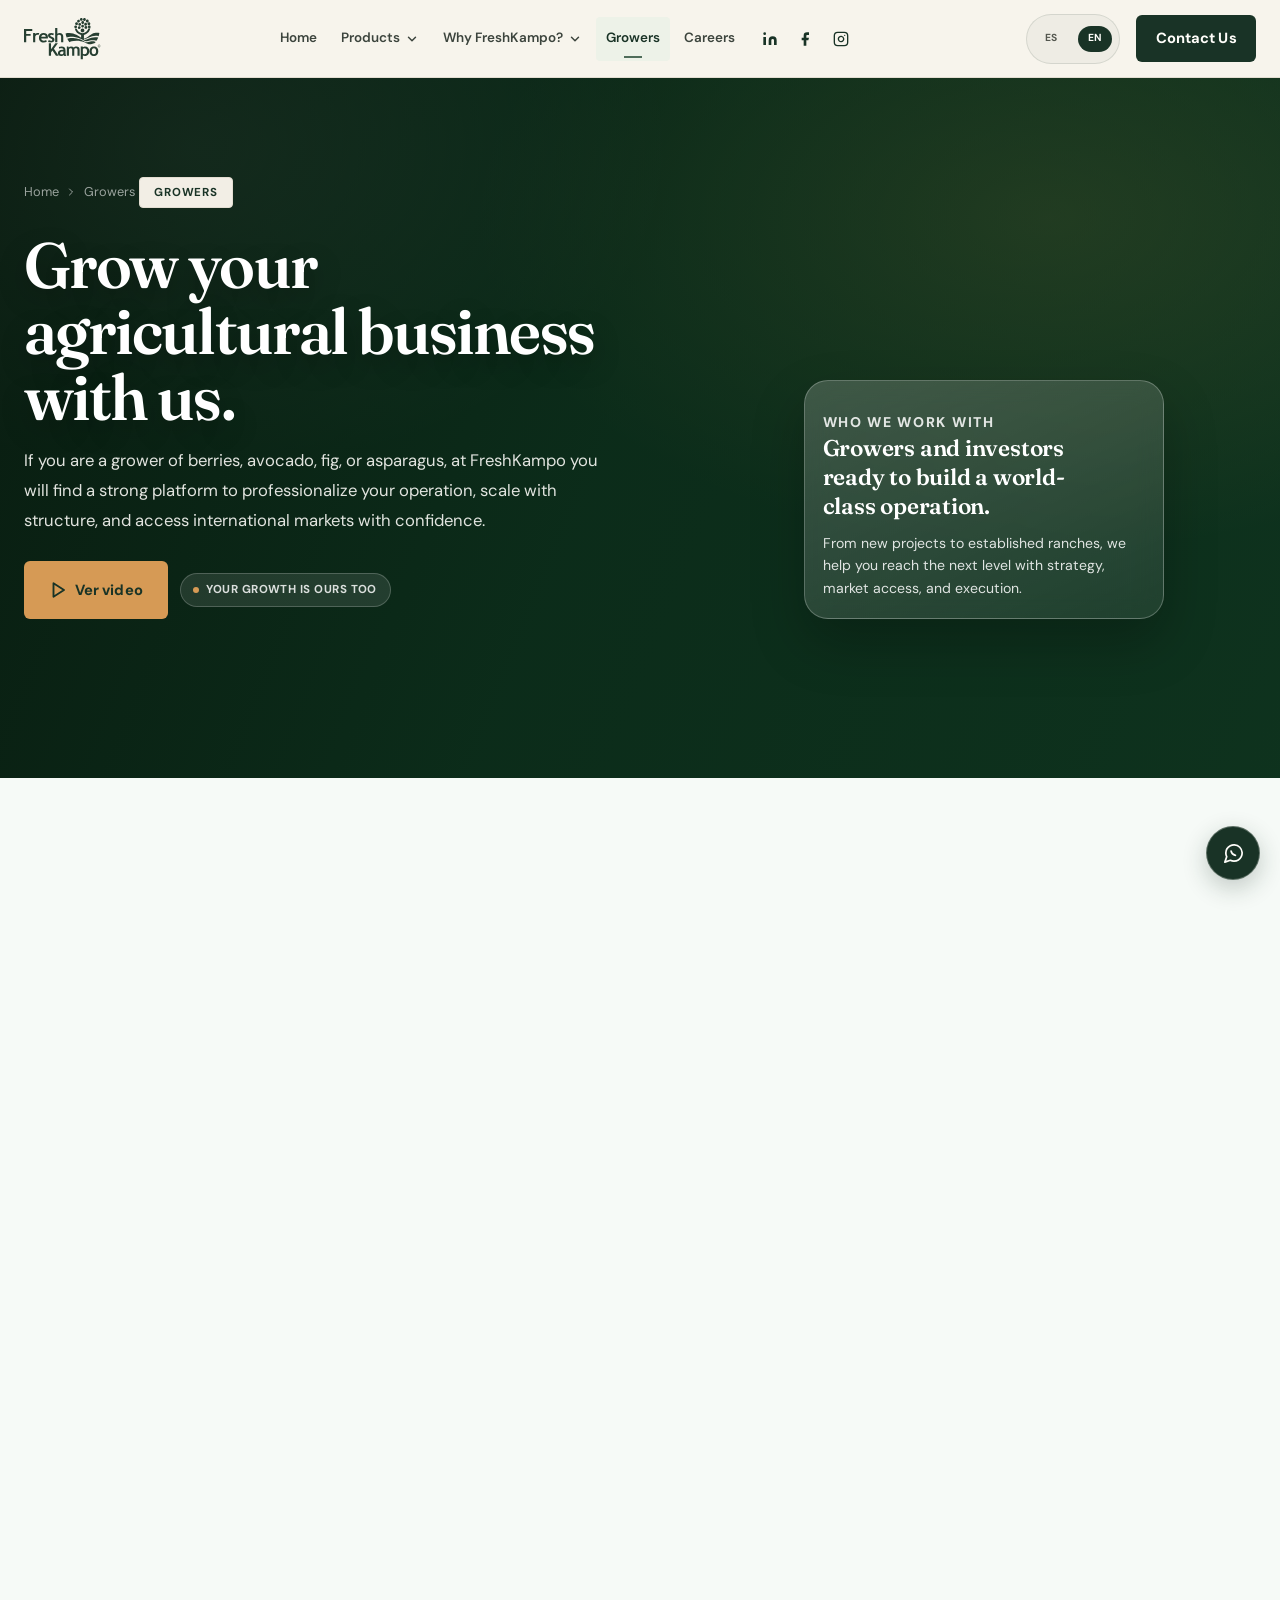
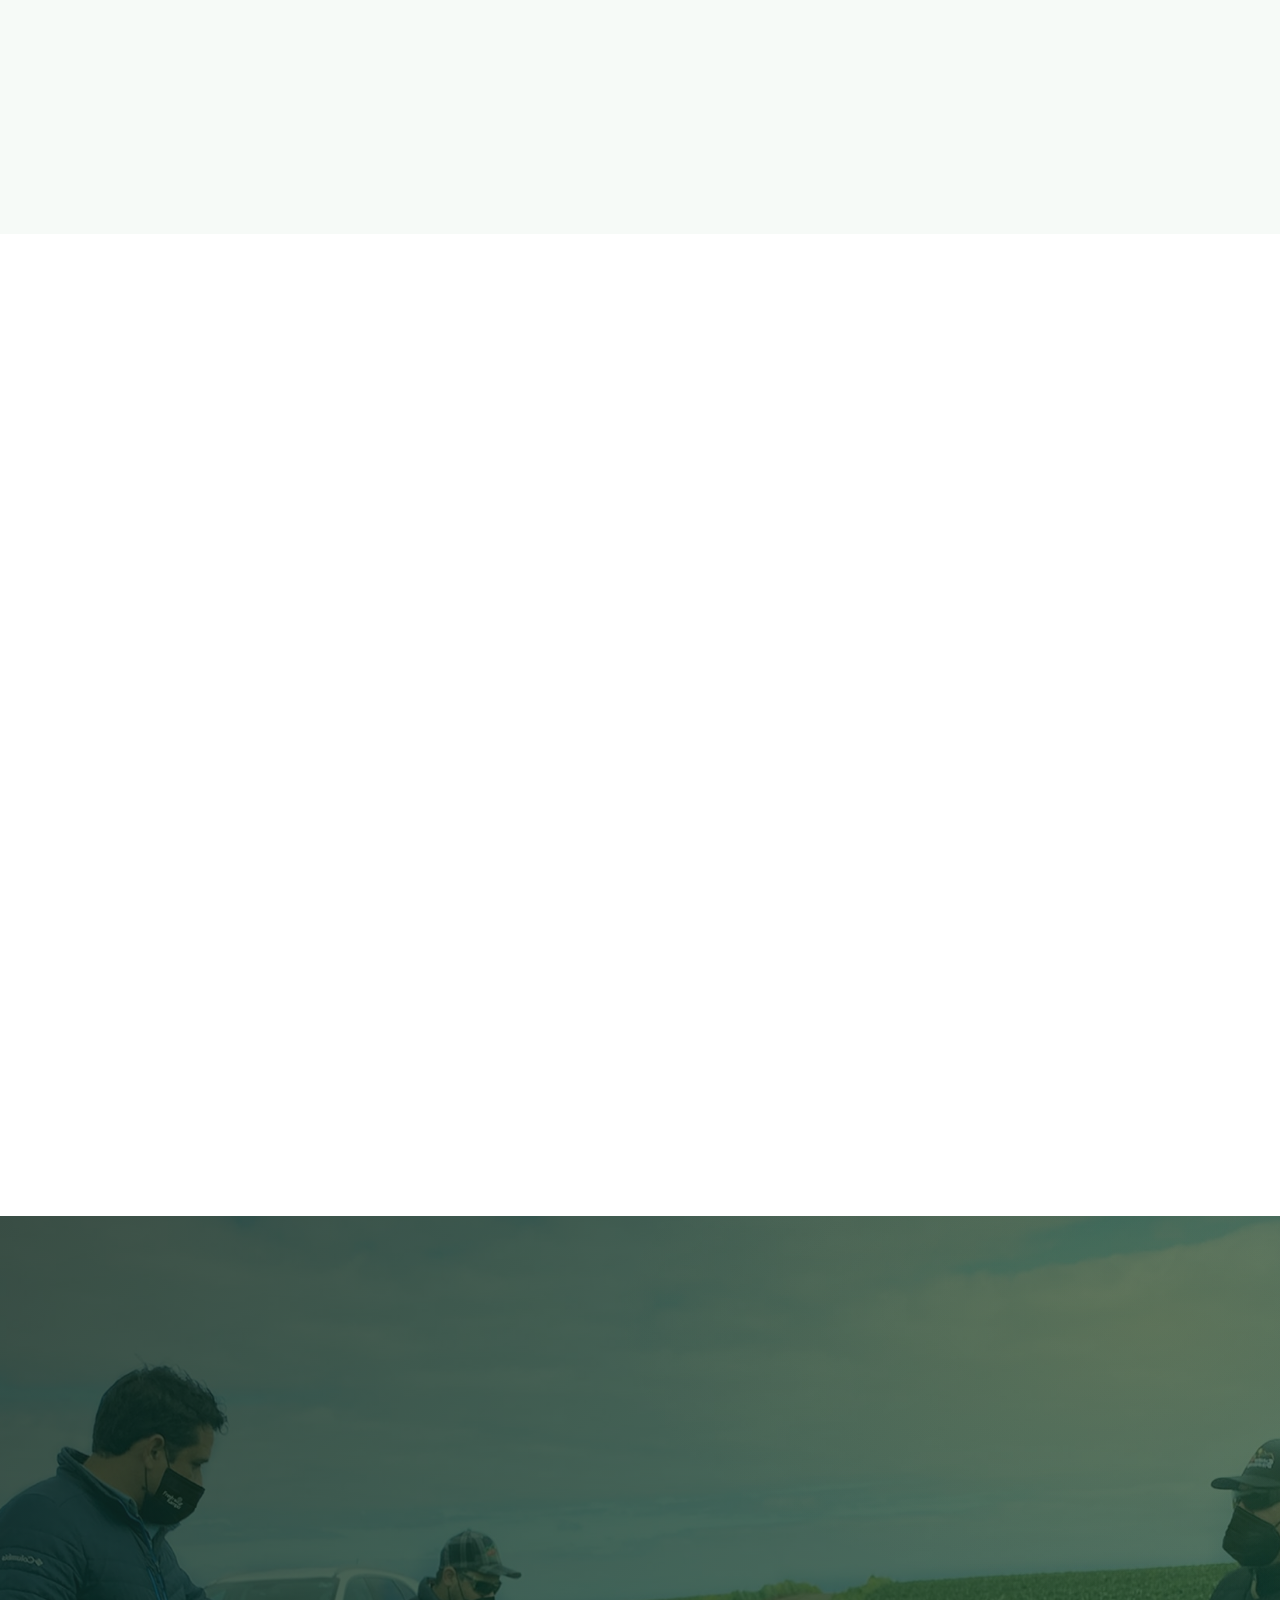
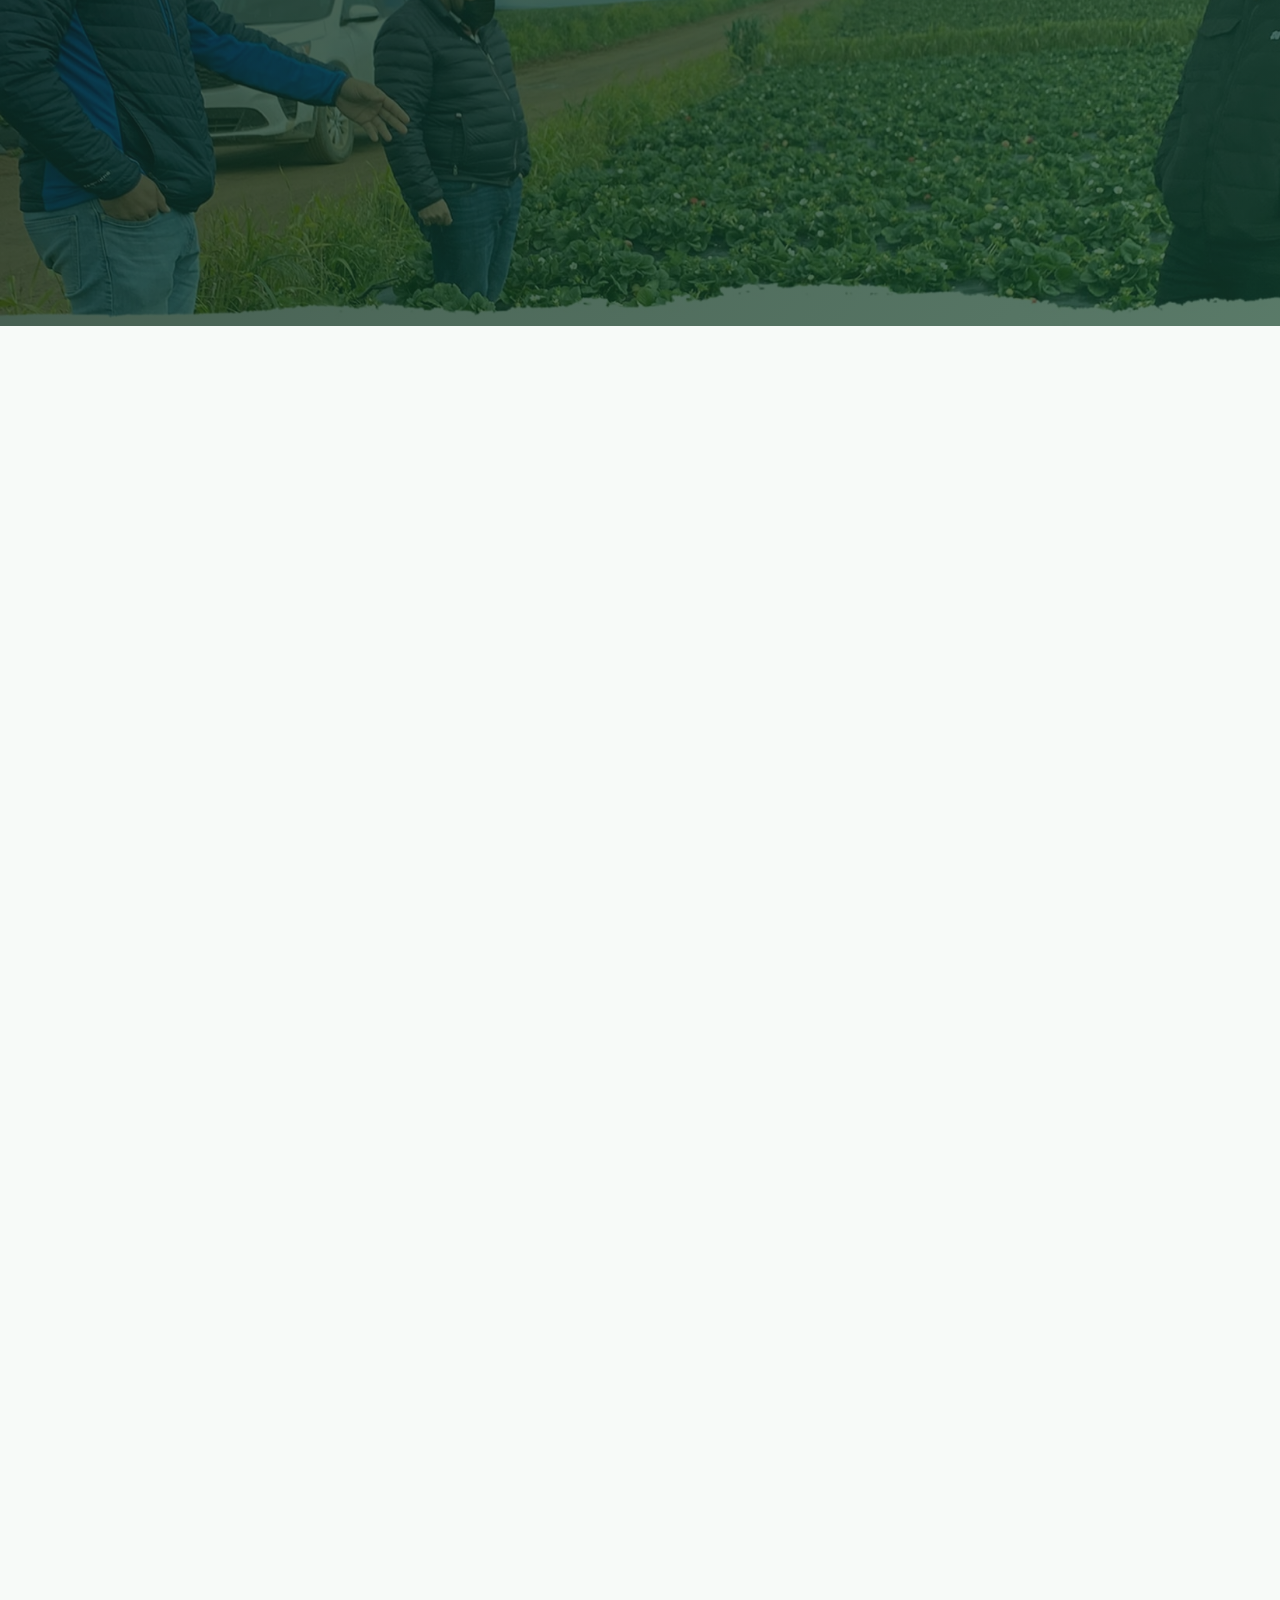
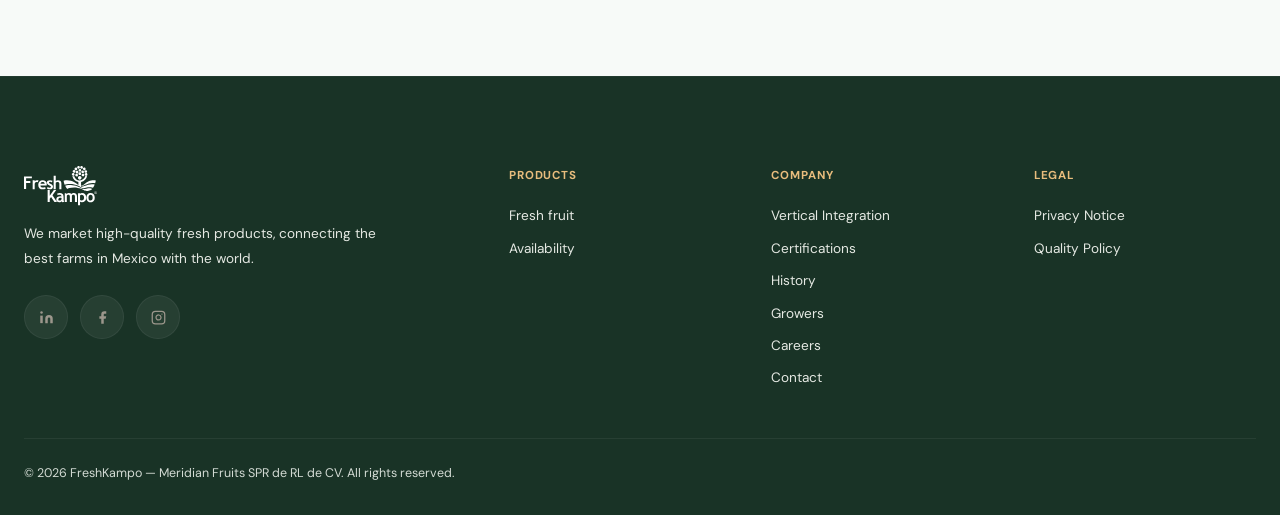
<file: productores.html>
<!DOCTYPE html>
<html lang="es">
<head>
  <meta charset="UTF-8" />
  <meta name="viewport" content="width=device-width, initial-scale=1.0" />
  <title>Productores - FreshKampo | Crece tu empresa agricola con nosotros</title>
  <meta name="description" content="Construye tu empresa agricola con FreshKampo: comercializacion directa, genetica, asesoria, financiamiento y mejores practicas para escalar con confianza." />
  <link rel="canonical" href="https://freshkampo.com/productores" />
  <link rel="preconnect" href="https://fonts.googleapis.com" />
  <link rel="preconnect" href="https://fonts.gstatic.com" crossorigin />
  <link rel="icon" href="assets/img/faviconV2.png" type="image/png" />
  <link rel="stylesheet" href="css/style.css?v=20261104c" />
  <link rel="stylesheet" href="css/refresh.css?v=20261105f" />
  <style>
    .pr-hero {
      position: relative;
      min-height: 700px;
      padding: 6.2rem 0 4.8rem;
      overflow: hidden;
      isolation: isolate;
      background: #103620;
    }
    .pr-hero-video {
      position: absolute;
      inset: 0;
      width: 100%;
      height: 100%;
      object-fit: cover;
      z-index: -3;
      filter: saturate(1.04) contrast(1.01);
    }
    .pr-hero::before {
      content: "";
      position: absolute;
      inset: 0;
      z-index: -2;
      background:
        radial-gradient(66% 70% at 82% 20%, rgba(200, 169, 81, 0.23) 0%, rgba(200, 169, 81, 0) 68%),
        radial-gradient(52% 65% at 15% 10%, rgba(255, 255, 255, 0.12) 0%, rgba(255, 255, 255, 0) 72%);
    }
    .pr-hero::after {
      content: "";
      position: absolute;
      inset: 0;
      z-index: -1;
      background:
        linear-gradient(112deg, rgba(6, 18, 10, 0.72) 0%, rgba(8, 36, 21, 0.56) 48%, rgba(12, 46, 27, 0.46) 100%);
    }
    .pr-hero .container,
    .pr-watch .container,
    .pr-intro .container,
    .pr-platform .container,
    .pr-business .container,
    .pr-highlight .container,
    .pr-advisory .container,
    .pr-growth .container,
    .pr-join .container {
      position: relative;
      z-index: 1;
    }
    @media (min-width: 1024px) {
      .pr-hero .container,
      .pr-watch .container,
      .pr-intro .container,
      .pr-platform .container,
      .pr-business .container,
      .pr-highlight .container,
      .pr-advisory .container,
      .pr-growth .container,
      .pr-join .container {
        padding-right: calc(var(--space-6) + 56px);
      }
    }

    .pr-hero-grid {
      display: grid;
      grid-template-columns: minmax(0, 1.08fr) minmax(0, 0.92fr);
      gap: 2rem;
      align-items: end;
      max-width: 1140px;
    }
    .pr-breadcrumb {
      display: inline-flex;
      align-items: center;
      gap: 0.4rem;
      margin-bottom: 1.06rem;
      color: rgba(255, 255, 255, 0.58);
      font-size: 0.8rem;
    }
    .pr-breadcrumb a:hover {
      color: #fff;
    }
    .pr-hero h1 {
      color: #fff;
      margin: 0.82rem 0 1rem;
      max-width: 690px;
      line-height: 1.03;
      letter-spacing: -0.03em;
      text-wrap: balance;
      text-shadow: 0 10px 28px rgba(0, 0, 0, 0.28);
    }
    .pr-hero-lead {
      margin: 0;
      max-width: 700px;
      color: rgba(255, 255, 255, 0.87);
      line-height: 1.8;
      font-size: 1.04rem;
    }
    .pr-hero-actions {
      margin-top: 1.55rem;
      display: flex;
      gap: 0.74rem;
      flex-wrap: wrap;
      align-items: center;
    }
    .pr-hero-note {
      display: inline-flex;
      align-items: center;
      gap: 0.44rem;
      border-radius: 999px;
      padding: 0.4rem 0.8rem;
      border: 1px solid rgba(255, 255, 255, 0.2);
      background: rgba(255, 255, 255, 0.1);
      color: rgba(255, 255, 255, 0.84);
      font-size: 0.72rem;
      font-weight: 700;
      letter-spacing: 0.04em;
      text-transform: uppercase;
    }
    .pr-hero-note::before {
      content: "";
      width: 6px;
      height: 6px;
      border-radius: 50%;
      background: var(--c-accent);
    }
    .pr-hero-card {
      width: min(100%, 360px);
      justify-self: end;
      border-radius: 24px;
      border: 1px solid rgba(255, 255, 255, 0.25);
      background: linear-gradient(155deg, rgba(255, 255, 255, 0.19), rgba(255, 255, 255, 0.08));
      backdrop-filter: blur(12px);
      -webkit-backdrop-filter: blur(12px);
      box-shadow: 0 24px 54px rgba(0, 0, 0, 0.24);
      padding: 1.2rem 1.1rem;
    }
    .pr-hero-card-kicker {
      font-size: 0.64rem;
      font-weight: 800;
      text-transform: uppercase;
      letter-spacing: 0.12em;
      color: #f0d58f;
      margin-bottom: 0.55rem;
    }
    .pr-hero-card h2 {
      margin: 0;
      color: #fff;
      font-size: clamp(1.08rem, 2.2vw, 1.42rem);
      line-height: 1.28;
      letter-spacing: -0.01em;
      text-wrap: balance;
    }
    .pr-hero-card p {
      margin: 0.7rem 0 0;
      color: rgba(255, 255, 255, 0.86);
      line-height: 1.58;
      font-size: 0.88rem;
    }

    .pr-watch {
      padding: 0;
      background: #f6faf7;
    }
    .pr-watch-wrap {
      max-height: 0;
      opacity: 0;
      overflow: hidden;
      transform: translateY(-12px);
      transition:
        max-height 0.78s cubic-bezier(0.22, 0.61, 0.36, 1),
        opacity 0.44s ease,
        transform 0.44s ease;
    }
    .pr-watch.is-open {
      padding: 2.4rem 0 2.9rem;
    }
    .pr-watch.is-open .pr-watch-wrap {
      max-height: 920px;
      opacity: 1;
      transform: translateY(0);
    }
    .pr-watch-shell {
      max-width: 1120px;
      margin: 0 auto;
      border-radius: 28px;
      overflow: hidden;
      border: 1px solid rgba(26, 92, 56, 0.18);
      background: #fff;
      box-shadow: 0 24px 62px rgba(12, 52, 30, 0.16);
    }
    .pr-watch-head {
      padding: 0.95rem 1rem 0.88rem;
      background: linear-gradient(145deg, #f8fcf9, #ecf6ef);
      border-bottom: 1px solid rgba(26, 92, 56, 0.14);
      display: flex;
      align-items: center;
      justify-content: space-between;
      gap: 0.9rem;
    }
    .pr-watch-head h2 {
      margin: 0;
      color: #143f29;
      font-size: clamp(1.03rem, 2vw, 1.35rem);
      text-wrap: balance;
    }
    .pr-watch-close {
      border: 1px solid rgba(20, 63, 41, 0.22);
      background: #fff;
      color: #143f29;
      border-radius: 999px;
      padding: 0.36rem 0.7rem;
      font-size: 0.77rem;
      font-weight: 700;
      display: inline-flex;
      align-items: center;
      gap: 0.34rem;
      cursor: pointer;
      transition: transform var(--t-fast), box-shadow var(--t-fast), border-color var(--t-fast);
    }
    .pr-watch-close:hover {
      transform: translateY(-1px);
      border-color: rgba(20, 63, 41, 0.4);
      box-shadow: 0 8px 20px rgba(20, 63, 41, 0.12);
    }
    .pr-watch-close .x {
      font-size: 0.96rem;
      line-height: 1;
    }
    .pr-watch-media {
      position: relative;
      width: 100%;
      aspect-ratio: 16 / 9;
      background: #000;
    }
    .pr-watch-media video {
      position: absolute;
      inset: 0;
      width: 100%;
      height: 100%;
      object-fit: cover;
    }
    .pr-watch-foot {
      padding: 0.65rem 1rem 0.8rem;
      text-align: center;
      border-top: 1px solid rgba(26, 92, 56, 0.12);
      background: #fff;
      color: var(--c-gray-500);
      font-size: 0.8rem;
    }
    .pr-watch-foot a {
      color: var(--c-primary);
      font-weight: 700;
    }

    .pr-intro {
      padding: 3.2rem 0 2.2rem;
      background: #f6faf7;
    }
    .pr-intro-grid {
      display: grid;
      grid-template-columns: minmax(0, 1.04fr) minmax(0, 0.96fr);
      gap: 1.45rem;
      align-items: stretch;
    }
    .pr-intro-copy {
      border-radius: 22px;
      border: 1px solid rgba(26, 92, 56, 0.14);
      background: #fff;
      box-shadow: 0 16px 34px rgba(13, 61, 36, 0.1);
      padding: 1.12rem 1rem;
      display: flex;
      flex-direction: column;
      justify-content: center;
    }
    .pr-intro h2 {
      margin: 0.72rem 0 0.58rem;
      text-wrap: balance;
    }
    .pr-intro p {
      margin: 0;
      color: var(--c-gray-600);
      line-height: 1.78;
    }
    .pr-intro-aside {
      border-radius: 22px;
      border: 1px solid rgba(26, 92, 56, 0.14);
      background: #fff;
      box-shadow: 0 16px 34px rgba(13, 61, 36, 0.1);
      padding: 1.12rem 1rem;
      display: flex;
      flex-direction: column;
      justify-content: center;
    }
    .pr-intro-aside h3 {
      margin: 0;
      color: var(--c-primary-dark);
      font-size: 1.02rem;
      letter-spacing: -0.01em;
    }
    .pr-intro-aside p {
      margin: 0.45rem 0 0.72rem;
      color: var(--c-gray-500);
      font-size: 0.87rem;
      line-height: 1.7;
    }
    .pr-intro-aside ul {
      list-style: none;
      margin: 0;
      padding: 0;
      display: grid;
      gap: 0.66rem;
    }
    .pr-intro-aside li {
      display: flex;
      align-items: flex-start;
      gap: 0.58rem;
      color: var(--c-gray-700);
      font-size: 0.86rem;
      line-height: 1.58;
    }
    .pr-intro-aside li::before {
      content: "";
      width: 8px;
      height: 8px;
      border-radius: 50%;
      flex-shrink: 0;
      margin-top: 0.38rem;
      background: var(--c-primary-light);
      box-shadow: 0 0 0 4px rgba(42, 122, 78, 0.14);
    }

    .pr-platform {
      padding: 1.2rem 0 3rem;
      background: #f6faf7;
    }
    .pr-platform-card {
      border-radius: 30px;
      border: 1px solid var(--c-gray-100);
      background: #fff;
      box-shadow: 0 22px 54px rgba(12, 52, 30, 0.13);
      padding: 1.2rem 1.1rem;
    }
    .pr-platform-layout {
      display: grid;
      grid-template-columns: minmax(0, 1.06fr) minmax(0, 0.94fr);
      gap: 0.95rem;
      align-items: stretch;
    }
    .pr-platform-head {
      text-align: left;
      max-width: none;
      margin: 0;
      border-radius: 20px;
      border: 1px solid rgba(26, 92, 56, 0.12);
      background: linear-gradient(145deg, #f9fcfa, #eef7f2);
      padding: 1rem 0.92rem;
    }
    .pr-platform-head h2 {
      margin: 0.7rem 0 0.5rem;
    }
    .pr-platform-head p {
      margin: 0;
      line-height: 1.76;
      color: var(--c-gray-500);
    }
    .pr-platform-story {
      margin-top: 0.22rem;
      display: grid;
      gap: 0.5rem;
    }
    .pr-platform-copy {
      margin: 0;
      border: 1px solid rgba(26, 92, 56, 0.14);
      border-radius: 12px;
      background: rgba(255, 255, 255, 0.84);
      padding: 0.62rem 0.66rem;
      color: var(--c-gray-600);
      font-size: 0.84rem;
      line-height: 1.62;
    }
    .pr-platform-copy strong {
      color: var(--c-primary-dark);
    }
    .pr-platform-list {
      list-style: none;
      margin: 0.85rem 0 0;
      padding: 0;
      display: grid;
      grid-template-columns: repeat(2, minmax(0, 1fr));
      gap: 0.46rem 0.52rem;
    }
    .pr-platform-list li {
      display: flex;
      align-items: flex-start;
      gap: 0.5rem;
      color: var(--c-gray-700);
      font-size: 0.84rem;
      line-height: 1.6;
      border: 1px solid rgba(26, 92, 56, 0.11);
      border-radius: 12px;
      background: rgba(255, 255, 255, 0.72);
      padding: 0.42rem 0.48rem;
    }
    .pr-platform-list li::before {
      content: "";
      width: 7px;
      height: 7px;
      margin-top: 0.35rem;
      border-radius: 50%;
      background: var(--c-accent);
      box-shadow: 0 0 0 4px rgba(200, 169, 81, 0.2);
      flex-shrink: 0;
    }
    .pr-platform-media {
      border-radius: 20px;
      overflow: hidden;
      border: 1px solid rgba(15, 55, 33, 0.12);
      background: #f8fcf9;
      padding: 0.65rem;
      min-height: 100%;
      display: flex;
      align-items: center;
      justify-content: center;
    }
    .pr-platform-media img {
      width: 100%;
      height: 100%;
      min-height: 290px;
      object-fit: contain;
      display: block;
      background: #fff;
      border-radius: 14px;
    }

    @media (min-width: 1081px) {
      .pr-platform-card,
      .pr-platform-head,
      .pr-platform-copy,
      .pr-platform-list li,
      .pr-platform-media,
      .pr-platform-media img {
        background: #fff;
      }
      .pr-platform-head {
        border-color: rgba(19, 30, 24, 0.1);
      }
      .pr-platform-copy {
        border-color: rgba(19, 30, 24, 0.1);
      }
      .pr-platform-list li {
        border-color: rgba(19, 30, 24, 0.08);
      }
      .pr-platform-media {
        border-color: rgba(19, 30, 24, 0.1);
      }
    }

    .pr-business {
      padding: 2.6rem 0 2.1rem;
      background: #fff;
    }
    .pr-business-stack {
      display: grid;
      gap: 1rem;
    }
    .pr-business-item {
      border-radius: 24px;
      border: 1px solid rgba(26, 92, 56, 0.12);
      background: #fff;
      box-shadow: 0 16px 34px rgba(13, 61, 36, 0.1);
      overflow: hidden;
      display: grid;
      grid-template-columns: minmax(0, 360px) minmax(0, 1fr);
    }
    .pr-business-item.is-reverse {
      grid-template-columns: minmax(0, 1fr) minmax(0, 360px);
    }
    .pr-business-media {
      min-height: 250px;
      position: relative;
    }
    .pr-business-media img {
      width: 100%;
      height: 100%;
      object-fit: cover;
      display: block;
    }
    .pr-business-copy {
      padding: 1.16rem 1.05rem;
      display: grid;
      gap: 0.56rem;
      align-content: center;
    }
    .pr-business-kicker {
      display: inline-flex;
      width: fit-content;
      border-radius: 999px;
      border: 1px solid rgba(26, 92, 56, 0.2);
      background: rgba(26, 92, 56, 0.08);
      color: var(--c-primary-dark);
      font-size: 0.66rem;
      font-weight: 800;
      letter-spacing: 0.08em;
      text-transform: uppercase;
      padding: 0.3rem 0.55rem;
    }
    .pr-business-copy h3 {
      margin: 0;
      color: var(--c-gray-900);
      font-size: 1.2rem;
    }
    .pr-business-copy p {
      margin: 0;
      color: var(--c-gray-600);
      line-height: 1.7;
    }
    .pr-business-points {
      list-style: none;
      margin: 0.16rem 0 0;
      padding: 0;
      display: grid;
      gap: 0.38rem;
    }
    .pr-business-points li {
      display: flex;
      align-items: flex-start;
      gap: 0.48rem;
      color: var(--c-gray-700);
      font-size: 0.83rem;
      line-height: 1.56;
    }
    .pr-business-points li::before {
      content: "";
      width: 6px;
      height: 6px;
      margin-top: 0.37rem;
      border-radius: 50%;
      background: var(--c-primary-light);
      box-shadow: 0 0 0 4px rgba(42, 122, 78, 0.14);
      flex-shrink: 0;
    }

    .pr-highlight {
      padding: 0.6rem 0 2.8rem;
      background: #fff;
    }
    .pr-highlight-card {
      max-width: 880px;
      margin: 0 auto;
      border-radius: 22px;
      border: 1px solid rgba(26, 92, 56, 0.18);
      background: linear-gradient(135deg, #f7fcf8 0%, #eaf5ee 100%);
      box-shadow: 0 14px 32px rgba(12, 52, 30, 0.1);
      text-align: center;
      padding: 1.22rem 1.05rem;
    }
    .pr-highlight-card strong {
      color: var(--c-primary-dark);
      font-size: clamp(1.08rem, 2.2vw, 1.34rem);
      letter-spacing: -0.01em;
      display: block;
      margin-bottom: 0.3rem;
    }
    .pr-highlight-card p {
      margin: 0;
      color: var(--c-gray-600);
      line-height: 1.68;
    }

    .pr-advisory {
      position: relative;
      padding: 3.2rem 0 3.2rem;
      overflow: hidden;
      isolation: isolate;
      background: #123e27;
    }
    .pr-advisory::before {
      content: "";
      position: absolute;
      inset: 0;
      z-index: -2;
      background: url("assets/img/wrapper-asesoria.jpg") center / cover no-repeat;
      opacity: 0.55;
    }
    .pr-advisory::after {
      content: "";
      position: absolute;
      inset: 0;
      z-index: -1;
      background:
        radial-gradient(60% 56% at 90% 15%, rgba(200, 169, 81, 0.16) 0%, rgba(200, 169, 81, 0) 70%),
        linear-gradient(130deg, rgba(8, 26, 16, 0.62) 0%, rgba(13, 48, 29, 0.52) 52%, rgba(21, 68, 42, 0.46) 100%);
    }
    .pr-advisory-head {
      text-align: center;
      max-width: 900px;
      margin: 0 auto 1.22rem;
      color: #fff;
    }
    .pr-advisory-head h2 {
      margin: 0.7rem 0 0.5rem;
      color: #fff;
    }
    .pr-advisory-head p {
      margin: 0;
      color: rgba(255, 255, 255, 0.86);
      line-height: 1.76;
    }
    .pr-tools-grid {
      display: grid;
      grid-template-columns: repeat(2, minmax(0, 1fr));
      gap: 0.9rem;
    }
    .pr-tool {
      border-radius: 18px;
      border: 1px solid rgba(255, 255, 255, 0.2);
      background: rgba(255, 255, 255, 0.15);
      box-shadow: 0 14px 30px rgba(0, 0, 0, 0.2);
      backdrop-filter: blur(8px);
      -webkit-backdrop-filter: blur(8px);
      padding: 1.02rem 0.9rem;
      color: #fff;
    }
    .pr-tool-kicker {
      margin: 0 0 0.34rem;
      color: rgba(255, 255, 255, 0.72);
      font-size: 0.64rem;
      font-weight: 800;
      text-transform: uppercase;
      letter-spacing: 0.11em;
    }
    .pr-tool h3 {
      margin: 0 0 0.4rem;
      color: #fff;
      font-size: 1.02rem;
      display: flex;
      align-items: center;
      gap: 0.45rem;
    }
    .pr-tool h3::before {
      content: none;
    }
    .pr-tool-icon {
      font-size: 1.02rem;
      line-height: 1;
      transform: translateY(-1px);
      filter: drop-shadow(0 2px 7px rgba(0, 0, 0, 0.2));
    }
    .pr-tool p {
      margin: 0;
      color: rgba(255, 255, 255, 0.87);
      font-size: 0.84rem;
      line-height: 1.64;
    }
    .pr-tool-note {
      margin-top: 0.45rem;
      color: rgba(240, 213, 143, 0.95);
      font-size: 0.78rem;
      line-height: 1.5;
      font-weight: 600;
    }

    .pr-growth {
      padding: 3rem 0 2.8rem;
      background: #f7faf8;
    }
    .pr-growth-grid {
      display: grid;
      grid-template-columns: repeat(2, minmax(0, 1fr));
      gap: 1rem;
      max-width: 860px;
      margin-left: auto;
      margin-right: auto;
    }
    .pr-growth-card {
      border-radius: 22px;
      border: 1px solid rgba(26, 92, 56, 0.14);
      background: #fff;
      box-shadow: 0 16px 34px rgba(13, 61, 36, 0.1);
      overflow: hidden;
    }
    .pr-growth-card img {
      width: 100%;
      height: 290px;
      object-fit: cover;
      display: block;
    }
    .pr-growth-copy {
      padding: 1rem 0.95rem 1.06rem;
    }
    .pr-growth-copy h3 {
      margin: 0 0 0.4rem;
      color: var(--c-gray-900);
      font-size: 1.14rem;
    }
    .pr-growth-copy p {
      margin: 0;
      color: var(--c-gray-600);
      line-height: 1.7;
    }

    .pr-join {
      padding: 2.6rem 0 4.1rem;
      background: #f7faf8;
    }
    .pr-join-shell {
      border-radius: 30px;
      border: 1px solid var(--c-gray-100);
      background: #fff;
      box-shadow: 0 24px 58px rgba(13, 61, 36, 0.14);
      padding: 1.4rem 1.2rem;
      max-width: 980px;
      margin: 0 auto;
    }
    .pr-join-head {
      text-align: center;
      max-width: 760px;
      margin: 0 auto 1rem;
    }
    .pr-join-head h2 {
      margin: 0.72rem 0 0.46rem;
    }
    .pr-join-head p {
      margin: 0;
      color: var(--c-gray-500);
      line-height: 1.74;
    }
    .pr-join-form {
      display: grid;
      gap: 0.72rem;
    }
    .pr-join-grid {
      display: grid;
      grid-template-columns: repeat(2, minmax(0, 1fr));
      gap: 0.72rem;
    }
    .pr-group {
      display: grid;
      gap: 0.32rem;
    }
    .pr-group label {
      color: var(--c-gray-700);
      font-size: 0.8rem;
      font-weight: 700;
      letter-spacing: 0.02em;
    }
    .pr-group label span {
      color: #b40c3a;
    }
    .pr-group input,
    .pr-group textarea {
      border: 1px solid var(--c-gray-200);
      border-radius: 12px;
      background: #fff;
      color: var(--c-gray-800);
      width: 100%;
      padding: 0.75rem 0.76rem;
      outline: 0;
      transition: border-color var(--t-fast), box-shadow var(--t-fast);
    }
    .pr-group input:focus,
    .pr-group textarea:focus {
      border-color: var(--c-primary-light);
      box-shadow: 0 0 0 4px rgba(42, 122, 78, 0.12);
    }
    .pr-group textarea {
      min-height: 125px;
      resize: vertical;
    }

    .pr-reveal {
      opacity: 0;
      transform: translateY(24px);
      transition: opacity 0.55s ease, transform 0.55s ease;
    }
    .pr-reveal.is-visible {
      opacity: 1;
      transform: translateY(0);
    }

    @media (max-width: 1080px) {
      .pr-business-item,
      .pr-business-item.is-reverse {
        grid-template-columns: 1fr;
      }
      .pr-business-copy {
        order: 1;
      }
      .pr-business-media {
        order: 2;
      }
      .pr-platform-layout {
        grid-template-columns: 1fr;
      }
      .pr-platform-media {
        order: 1;
        min-height: auto;
      }
      .pr-platform-head {
        order: 2;
      }
      .pr-platform-media img {
        min-height: 0;
        max-height: 260px;
      }
      .pr-platform-list {
        grid-template-columns: 1fr;
      }
      .pr-business-media {
        min-height: 240px;
      }
    }
    @media (max-width: 900px) {
      .pr-hero {
        min-height: 620px;
        padding: 4.8rem 0 3.2rem;
      }
      .pr-hero-grid {
        grid-template-columns: 1fr;
        gap: 1.2rem;
      }
      .pr-hero-card {
        justify-self: start;
        width: min(100%, 560px);
      }
      .pr-intro-grid,
      .pr-growth-grid,
      .pr-join-grid {
        grid-template-columns: 1fr;
      }
      .pr-tools-grid {
        grid-template-columns: 1fr;
      }
      .pr-watch-media {
        aspect-ratio: 16 / 10;
      }
    }
    @media (max-width: 767px) {
      .pr-hero {
        min-height: 560px;
        padding: 4.05rem 0 2.9rem;
      }
      .pr-hero h1 {
        font-size: clamp(1.95rem, 9.2vw, 2.58rem);
      }
      .pr-hero-lead {
        font-size: 0.96rem;
        line-height: 1.72;
      }
      .pr-hero-card {
        border-radius: 20px;
        padding: 1.02rem 0.92rem;
      }
      .pr-watch.is-open {
        padding: 1.95rem 0 2.4rem;
      }
      .pr-watch-head {
        flex-direction: column;
        align-items: flex-start;
      }
      .pr-watch-close {
        align-self: flex-end;
      }
      .pr-watch-shell,
      .pr-platform-card,
      .pr-business-item,
      .pr-highlight-card,
      .pr-growth-card,
      .pr-join-shell {
        border-radius: 20px;
      }
      .pr-platform-card,
      .pr-join-shell {
        padding: 1.08rem 0.9rem;
      }
      .pr-platform-layout {
        gap: 0.72rem;
      }
      .pr-platform-head {
        padding: 0.86rem 0.76rem;
      }
      .pr-platform-head h2 {
        margin: 0.56rem 0 0.44rem;
        font-size: clamp(1.02rem, 5.1vw, 1.2rem);
      }
      .pr-platform-story {
        gap: 0.4rem;
      }
      .pr-platform-copy {
        padding: 0.54rem 0.58rem;
        font-size: 0.79rem;
        line-height: 1.52;
      }
      .pr-platform-list {
        margin-top: 0.58rem;
        gap: 0.34rem;
      }
      .pr-platform-list li {
        font-size: 0.78rem;
        line-height: 1.45;
        padding: 0.34rem 0.42rem;
      }
      .pr-platform-list li::before {
        width: 6px;
        height: 6px;
        margin-top: 0.31rem;
      }
      .pr-platform-media {
        border-radius: 16px;
        padding: 0.45rem;
      }
      .pr-platform-media img {
        max-height: 190px;
        border-radius: 11px;
      }
      .pr-business-copy,
      .pr-growth-copy {
        padding: 0.92rem 0.86rem;
      }
      .pr-business-media {
        min-height: 190px;
      }
      .pr-growth-card img {
        height: 220px;
      }
      .pr-watch-media {
        aspect-ratio: 16 / 11;
      }
      .pr-group input,
      .pr-group textarea {
        padding: 0.7rem;
      }
    }
    @media (max-width: 520px) {
      .pr-hero-note {
        font-size: 0.63rem;
        padding: 0.35rem 0.65rem;
      }
      .pr-platform-media img {
        max-height: 170px;
      }
      .pr-watch-media {
        aspect-ratio: 16 / 12;
      }
    }
  </style>
</head>
<body>

<div id="nav-slot"></div>

<section class="pr-hero">
  <video class="pr-hero-video" autoplay muted loop playsinline preload="metadata" aria-hidden="true">
    <source src="https://freshkampo.com/wp-content/uploads/2021/08/Productores-Freshkampo.mp4" type="video/mp4">
    <source src="assets/video/hero.mp4" type="video/mp4">
  </video>

  <div class="container">
    <div class="pr-hero-grid">
      <div class="pr-reveal">
        <nav class="pr-breadcrumb" aria-label="Breadcrumb">
          <a href="index.html">Home</a>
          <svg xmlns="http://www.w3.org/2000/svg" viewBox="0 0 24 24" fill="none" stroke="currentColor" stroke-width="2" stroke-linecap="round" stroke-linejoin="round" width="12" height="12"><polyline points="9 18 15 12 9 6"/></svg>
          <span data-i18n="nav-producers">Productores</span>
        </nav>

        <span class="badge badge-accent" data-i18n="nav-producers">Productores</span>
        <h1>Crece tu empresa agricola<br>con nosotros.</h1>
        <p class="pr-hero-lead">Si eres productor de berries, aguacate, higo o esparrago, en FreshKampo encuentras una plataforma solida para profesionalizar tu operacion, escalar con orden y llegar a mercados internacionales con confianza.</p>

        <div class="pr-hero-actions">
          <a href="#pr-watch" class="btn btn-accent btn-lg" data-pr-watch-toggle>
            <svg xmlns="http://www.w3.org/2000/svg" viewBox="0 0 24 24" fill="none" stroke="currentColor" stroke-width="2.5" stroke-linecap="round" stroke-linejoin="round" width="18" height="18"><polygon points="6 3 20 12 6 21 6 3"/></svg>
            Ver video
          </a>
          <span class="pr-hero-note">Tu crecimiento tambien es nuestro</span>
        </div>
      </div>

      <aside class="pr-hero-card pr-reveal">
        <p class="pr-hero-card-kicker">Con quien trabajamos</p>
        <h2>Productores e inversionistas listos para construir una operacion de clase mundial.</h2>
        <p>Desde proyectos nuevos hasta ranchos consolidados, te acompanamos para llegar al siguiente nivel con estrategia, mercado y ejecucion.</p>
      </aside>
    </div>
  </div>
</section>

<section id="pr-watch" class="pr-watch">
  <div class="container pr-watch-wrap">
    <div class="pr-watch-shell">
      <div class="pr-watch-head">
        <h2>Conoce la experiencia FreshKampo para productores</h2>
        <button type="button" class="pr-watch-close" data-pr-watch-close aria-label="Ocultar video">
          <span class="x" aria-hidden="true">&times;</span>
          Ocultar
        </button>
      </div>
      <div class="pr-watch-media">
        <video id="producersWatchVideo" controls playsinline preload="metadata" poster="assets/img/wrapper-productores-03.png">
          <source src="https://freshkampo.com/wp-content/uploads/2021/08/Productores-Freshkampo.mp4" type="video/mp4">
          <source src="assets/video/hero.mp4" type="video/mp4">
          Tu navegador no soporta la reproduccion de video.
        </video>
      </div>
      <div class="pr-watch-foot">
        Si prefieres verlo en YouTube, abre este enlace:
        <a href="https://www.youtube.com/watch?v=fYy_ApparZI" target="_blank" rel="noopener noreferrer">Ver en YouTube</a>
      </div>
    </div>
  </div>
</section>

<section class="pr-intro">
  <div class="container">
    <div class="pr-intro-grid pr-reveal">
      <div class="pr-intro-copy">
        <span class="badge">Perfil ideal</span>
        <h2>Tu empresa agricola puede crecer con estructura, control y rentabilidad.</h2>
        <p>Nos interesa conocerte si buscas una construccion profesional de negocio agricola. No importa si estas evaluando entrar a la industria o si ya operas decenas de hectareas: te ayudamos a consolidar un camino claro de crecimiento.</p>
      </div>
      <aside class="pr-intro-aside">
        <h3>Perfil de colaboracion ideal</h3>
        <p>Nos integramos con equipos que desean crecer con orden, disciplina operativa y vision de largo plazo.</p>
        <ul>
          <li>Productores de berries, aguacate, higo y esparrago.</li>
          <li>Equipos que buscan estandarizar calidad e inocuidad.</li>
          <li>Inversionistas que quieren ejecutar con acompanamiento experto.</li>
          <li>Operaciones que quieren pasar de volumen a valor sostenible.</li>
        </ul>
      </aside>
    </div>
  </div>
</section>

<section class="pr-platform">
  <div class="container">
    <article class="pr-platform-card pr-reveal">
      <div class="pr-platform-layout">
        <header class="pr-platform-head">
          <span class="badge">Plataforma de negocio</span>
          <h2>Plataforma integral de construccion de negocio agricola</h2>
          <div class="pr-platform-story">
            <p class="pr-platform-copy"><strong>Construimos empresa, no solo ventas.</strong> Te ayudamos a pasar de una operacion reactiva a una organizacion con direccion, indicadores y decisiones estrategicas por temporada.</p>
            <p class="pr-platform-copy"><strong>Ecosistema integrado para crecer.</strong> Comercializacion, genetica, asesoria tecnica, financiamiento y mejores practicas trabajan juntos para sostener valor en cada hectarea.</p>
          </div>
          <ul class="pr-platform-list">
            <li>Ruta clara de crecimiento desde planeacion hasta venta internacional.</li>
            <li>Acompanamiento cercano para profesionalizar equipos y procesos.</li>
            <li>Herramientas para proteger rentabilidad y reducir riesgos operativos.</li>
          </ul>
        </header>
        <div class="pr-platform-media">
          <img src="assets/img/infografia-productores-01.gif" alt="Infografia de plataforma para productores" loading="lazy">
        </div>
      </div>
    </article>
  </div>
</section>

<section class="pr-business">
  <div class="container">
    <div class="pr-business-stack">
      <article class="pr-business-item pr-reveal">
        <figure class="pr-business-media">
          <img src="assets/img/wrapper-productores-01.png" alt="Comercializacion FreshKampo" loading="lazy">
        </figure>
        <div class="pr-business-copy">
          <span class="pr-business-kicker">Canal internacional</span>
          <h3>Comercializacion</h3>
          <p>Vendemos tu fruta directamente a supermercados en Estados Unidos, Europa y Medio Oriente. No trabajamos con intermediarios. Al contar con compromiso y proyecciones de cosecha, negociamos programas estables con precios altamente competitivos para optimizar el retorno financiero de nuestros productores.</p>
          <p>Este modelo te permite planear con mas certeza, reducir volatilidad comercial y tomar decisiones de inversion con mejor visibilidad de demanda.</p>
          <ul class="pr-business-points">
            <li>Programas de venta con enfoque en continuidad y largo plazo.</li>
            <li>Alineacion entre volumen, calidad y ventanas de mercado.</li>
            <li>Mayor control sobre margen al eliminar intermediacion.</li>
          </ul>
        </div>
      </article>

      <article class="pr-business-item is-reverse pr-reveal">
        <div class="pr-business-copy">
          <span class="pr-business-kicker">Ventaja varietal</span>
          <h3>Genetica</h3>
          <p>Trabajar con FreshKampo te brinda acceso a variedades con gran potencial productivo. Tenemos relaciones con algunas de las casas geneticas mas importantes del mundo para que tu operacion compita con mejor productividad, calidad y valor comercial.</p>
          <p>Te acompanamos para seleccionar la genetica correcta segun clima, suelo, mercado y estrategia de cosecha, con enfoque en vida de anaquel, consistencia y diferenciacion comercial.</p>
          <ul class="pr-business-points">
            <li>Evaluacion varietal con criterio tecnico y financiero.</li>
            <li>Implementacion gradual para proteger flujo de caja y rendimiento.</li>
            <li>Mejor posicionamiento en mercados que premian calidad superior.</li>
          </ul>
        </div>
        <figure class="pr-business-media">
          <img src="assets/img/aguacate.jpg" alt="Genetica y variedades de alto potencial" loading="lazy">
        </figure>
      </article>
    </div>
  </div>
</section>

<section class="pr-highlight">
  <div class="container">
    <div class="pr-highlight-card pr-reveal">
      <strong>Mas del 90% de nuestros productores se quedan con nosotros cada temporada.</strong>
      <p>Esa permanencia se construye con resultados, acompanamiento real y relaciones de largo plazo.</p>
    </div>
  </div>
</section>

<section class="pr-advisory">
  <div class="container">
    <header class="pr-advisory-head pr-reveal">
      <span class="badge badge-accent">Asesoria</span>
      <h2>Te damos herramientas robustas para operar mejor y crecer con control.</h2>
      <p>Cuando te unes a la familia FreshKampo cuentas con un equipo multidisciplinario que trabaja contigo de forma continua. Nuestro objetivo es que cada decision en campo y en oficina tenga impacto directo en rentabilidad, estabilidad operativa y crecimiento sostenible.</p>
    </header>

    <div class="pr-tools-grid">
      <article class="pr-tool pr-reveal">
        <p class="pr-tool-kicker">Acompanamiento en campo</p>
        <h3><span class="pr-tool-icon" aria-hidden="true">&#127793;</span>Produccion</h3>
        <p>Planteamos metas de volumen por temporada y te acompanamos para cumplirlas. Integramos experiencia tecnica, seguimiento en campo y tecnologia para estabilizar rendimiento y bajar variaciones entre cortes.</p>
        <p class="pr-tool-note">Objetivo: mas productividad por hectarea sin perder consistencia.</p>
      </article>
      <article class="pr-tool pr-reveal">
        <p class="pr-tool-kicker">Control de valor</p>
        <h3><span class="pr-tool-icon" aria-hidden="true">&#127942;</span>Calidad</h3>
        <p>Exportamos toda la fruta de nuestros productores. Te apoyamos para reducir rechazos y perdidas desde cosecha hasta cooler, manteniendo estandares de clase mundial en cada lote.</p>
        <p class="pr-tool-note">Objetivo: proteger precio final y reputacion comercial.</p>
      </article>
      <article class="pr-tool pr-reveal">
        <p class="pr-tool-kicker">Cumplimiento global</p>
        <h3><span class="pr-tool-icon" aria-hidden="true">&#128737;</span>Inocuidad</h3>
        <p>El 100% de nuestros productores y ranchos estan certificados. Te guiamos para certificarte y mantenerte en Global Gap y/o Primus con procesos claros, evidencia documental y auditorias preparadas.</p>
        <p class="pr-tool-note">Objetivo: abrir mercado y sostener permanencia internacional.</p>
      </article>
      <article class="pr-tool pr-reveal">
        <p class="pr-tool-kicker">Vision empresarial</p>
        <h3><span class="pr-tool-icon" aria-hidden="true">&#128200;</span>Negocio</h3>
        <p>Te acompanamos a disenar cronogramas por cultivo y estructuras de personal en produccion, administracion y contabilidad para operar de forma sana, rentable y escalable.</p>
        <p class="pr-tool-note">Objetivo: transformar una operacion productiva en una empresa solida.</p>
      </article>
    </div>
  </div>
</section>

<section class="pr-growth">
  <div class="container">
    <div class="pr-growth-grid">
      <article class="pr-growth-card pr-reveal">
        <img src="assets/img/wrapper-productores-03.png" alt="Financiamiento para crecer" loading="lazy">
        <div class="pr-growth-copy">
          <h3>Financiamiento</h3>
          <p>Entendemos que necesitas capital para crecer. Contamos con fuentes propias y alianzas con terceros para crear un vehiculo acorde a tus necesidades, ya sea planta, infraestructura o capital de trabajo.</p>
        </div>
      </article>

      <article class="pr-growth-card pr-reveal">
        <img src="assets/img/wrapper-productores-04.png" alt="Mejores practicas y vision global" loading="lazy">
        <div class="pr-growth-copy">
          <h3>Mejores practicas</h3>
          <p>Nuestra red de productores en Mexico, Estados Unidos y Union Europea nos permite concentrar conocimiento y difundir mejores practicas para que la gestion local tenga una perspectiva global.</p>
        </div>
      </article>
    </div>
  </div>
</section>

<section class="pr-join">
  <div class="container">
    <article class="pr-join-shell pr-reveal">
      <header class="pr-join-head">
        <span class="badge">Unete a la familia</span>
        <h2>Crece tu empresa agricola con nosotros</h2>
        <p>Agenda una platica inicial y conversemos sobre tu operacion. Estamos listos para ayudarte a construir el siguiente nivel de tu negocio.</p>
      </header>

      <form id="contactForm" class="pr-join-form" novalidate>
        <div class="pr-join-grid">
          <div class="pr-group">
            <label for="nombre">Nombre <span>*</span></label>
            <input class="form-control" type="text" id="nombre" name="nombre" autocomplete="name" required>
          </div>
          <div class="pr-group">
            <label for="email">E-mail <span>*</span></label>
            <input class="form-control" type="email" id="email" name="email" autocomplete="email" required>
          </div>
        </div>

        <div class="pr-join-grid">
          <div class="pr-group">
            <label for="celular">Celular <span>*</span></label>
            <input class="form-control" type="tel" id="celular" name="celular" autocomplete="tel" required>
          </div>
          <div class="pr-group">
            <label for="cultivo">Cultivo principal</label>
            <input class="form-control" type="text" id="cultivo" name="cultivo" placeholder="Ej. Zarzamora / Aguacate">
          </div>
        </div>

        <div class="pr-group">
          <label for="comentarios">Comentarios</label>
          <textarea class="form-control" id="comentarios" name="comentarios" placeholder="Cuentanos en que etapa esta tu operacion y que tipo de apoyo necesitas."></textarea>
        </div>

        <button type="submit" class="btn btn-primary btn-lg" style="width:100%;justify-content:center;">
          <svg xmlns="http://www.w3.org/2000/svg" viewBox="0 0 24 24" fill="none" stroke="currentColor" stroke-width="2" stroke-linecap="round" stroke-linejoin="round" width="18" height="18"><line x1="22" y1="2" x2="11" y2="13"/><polygon points="22 2 15 22 11 13 2 9 22 2"/></svg>
          Quiero crecer como productor
        </button>
      </form>
    </article>
  </div>
</section>

<div id="footer-slot"></div>
<div id="modal-slot"></div>

<script src="js/i18n.js?v=20261105f"></script>
<script src="js/nav.js?v=20261105f"></script>
<script src="js/app.js?v=20261105f"></script>
<script src="js/page-i18n-overrides.js"></script>
<script>
(function () {
  var revealEls = Array.prototype.slice.call(document.querySelectorAll('.pr-reveal'));
  var watchSection = document.getElementById('pr-watch');
  var watchVideo = document.getElementById('producersWatchVideo');
  var watchTriggers = Array.prototype.slice.call(document.querySelectorAll('[data-pr-watch-toggle]'));
  var watchCloseButtons = Array.prototype.slice.call(document.querySelectorAll('[data-pr-watch-close]'));

  function setVisible(el, visible) {
    el.classList.toggle('is-visible', visible);
  }

  function openWatch(autoplay) {
    if (!watchSection) return;
    watchSection.classList.add('is-open');

    if (autoplay && watchVideo) {
      window.setTimeout(function () {
        watchVideo.play().catch(function () {
          /* Browser may require explicit interaction with controls. */
        });
      }, 180);
    }

    window.setTimeout(function () {
      watchSection.scrollIntoView({ behavior: 'smooth', block: 'start' });
    }, 40);
  }

  function closeWatch(scrollToHero) {
    if (!watchSection) return;
    watchSection.classList.remove('is-open');

    if (watchVideo) {
      watchVideo.pause();
      try {
        watchVideo.currentTime = 0;
      } catch (error) {
        /* Some browsers may block currentTime reset while metadata is not ready. */
      }
    }

    if (scrollToHero) {
      var heroSection = document.querySelector('.pr-hero');
      if (heroSection) {
        window.setTimeout(function () {
          heroSection.scrollIntoView({ behavior: 'smooth', block: 'start' });
        }, 40);
      }
    }
  }

  watchTriggers.forEach(function (trigger) {
    trigger.addEventListener('click', function (event) {
      event.preventDefault();
      openWatch(true);
    });
  });

  watchCloseButtons.forEach(function (btn) {
    btn.addEventListener('click', function (event) {
      event.preventDefault();
      closeWatch(true);
    });
  });

  document.addEventListener('keydown', function (event) {
    if (event.key === 'Escape' && watchSection && watchSection.classList.contains('is-open')) {
      closeWatch(false);
    }
  });

  if (window.location.hash === '#pr-watch') {
    openWatch(false);
  }

  if (!revealEls.length) return;

  if (!('IntersectionObserver' in window)) {
    revealEls.forEach(function (el) { el.classList.add('is-visible'); });
    return;
  }

  var observer = new IntersectionObserver(function (entries) {
    entries.forEach(function (entry) {
      setVisible(entry.target, entry.isIntersecting);
    });
  }, { threshold: 0.16, rootMargin: '0px 0px -4% 0px' });

  revealEls.forEach(function (el) {
    observer.observe(el);
  });
})();
</script>
</body>
</html>
</file>
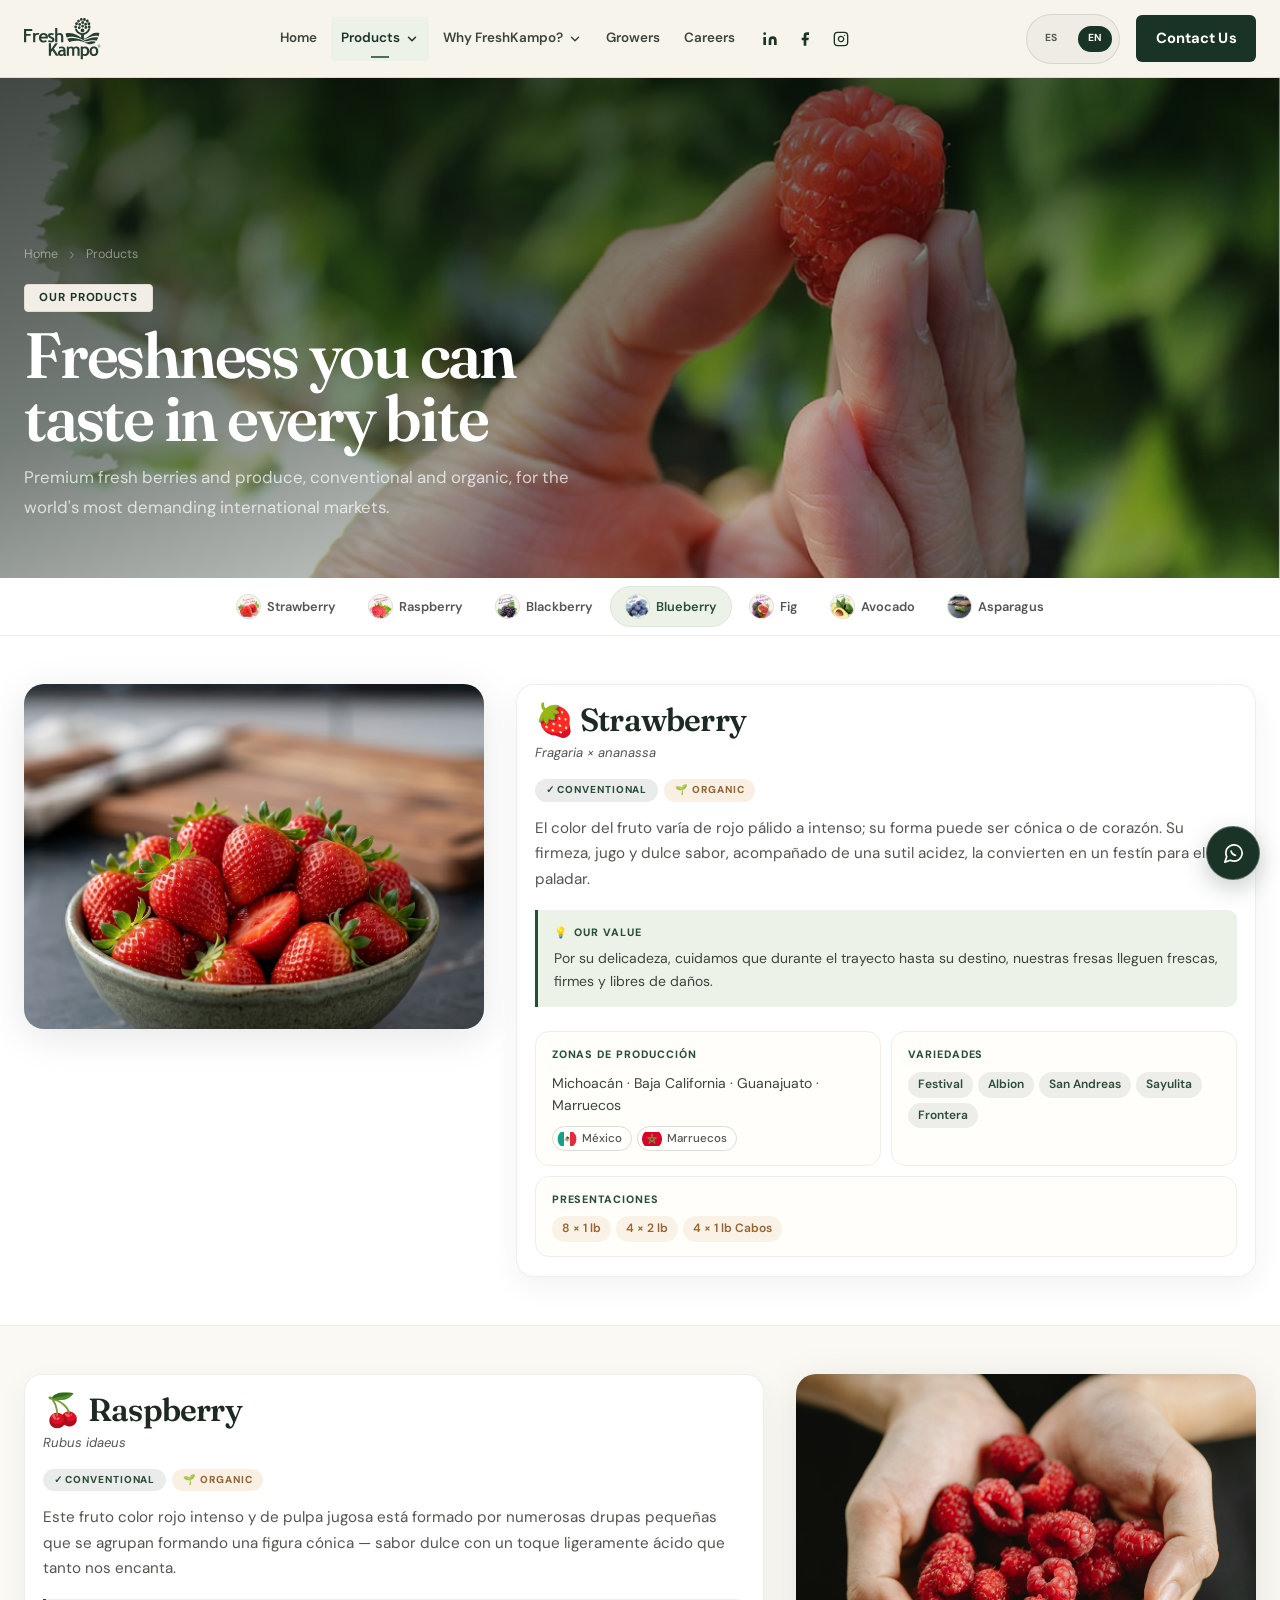
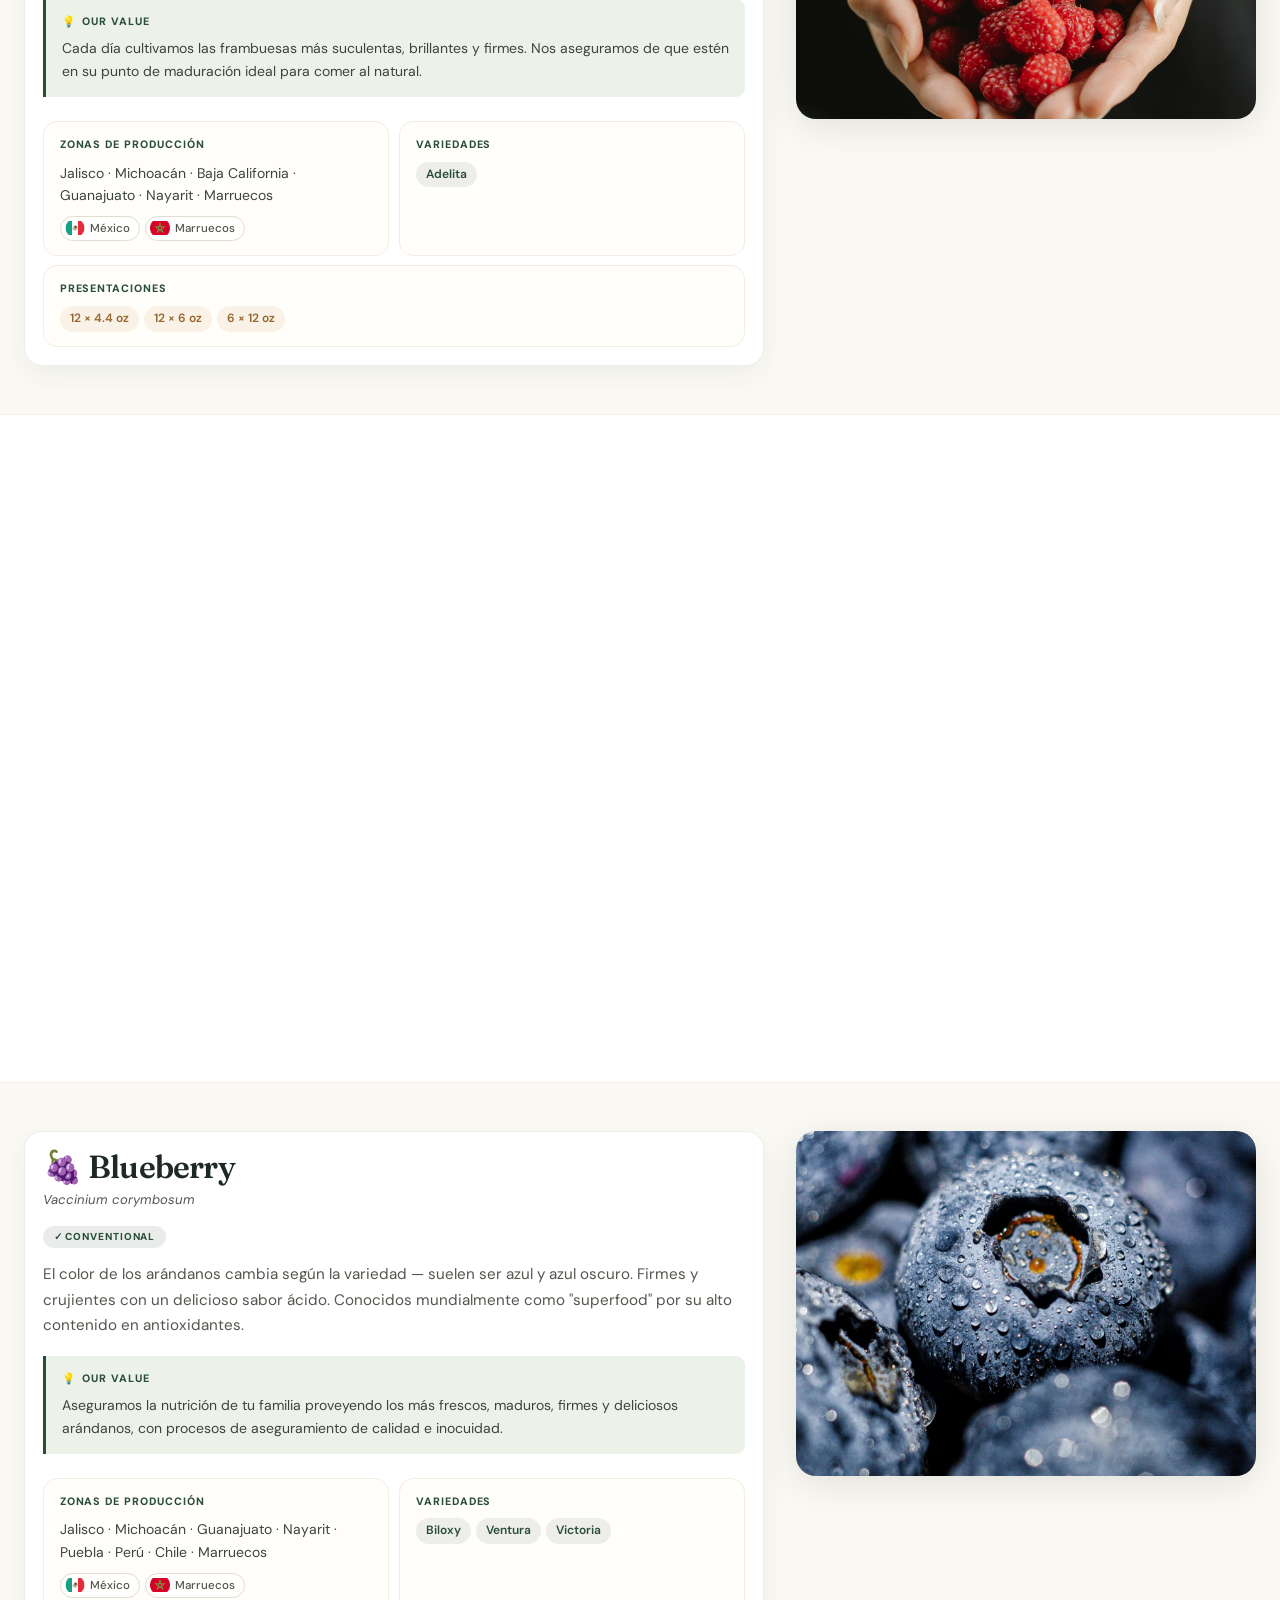
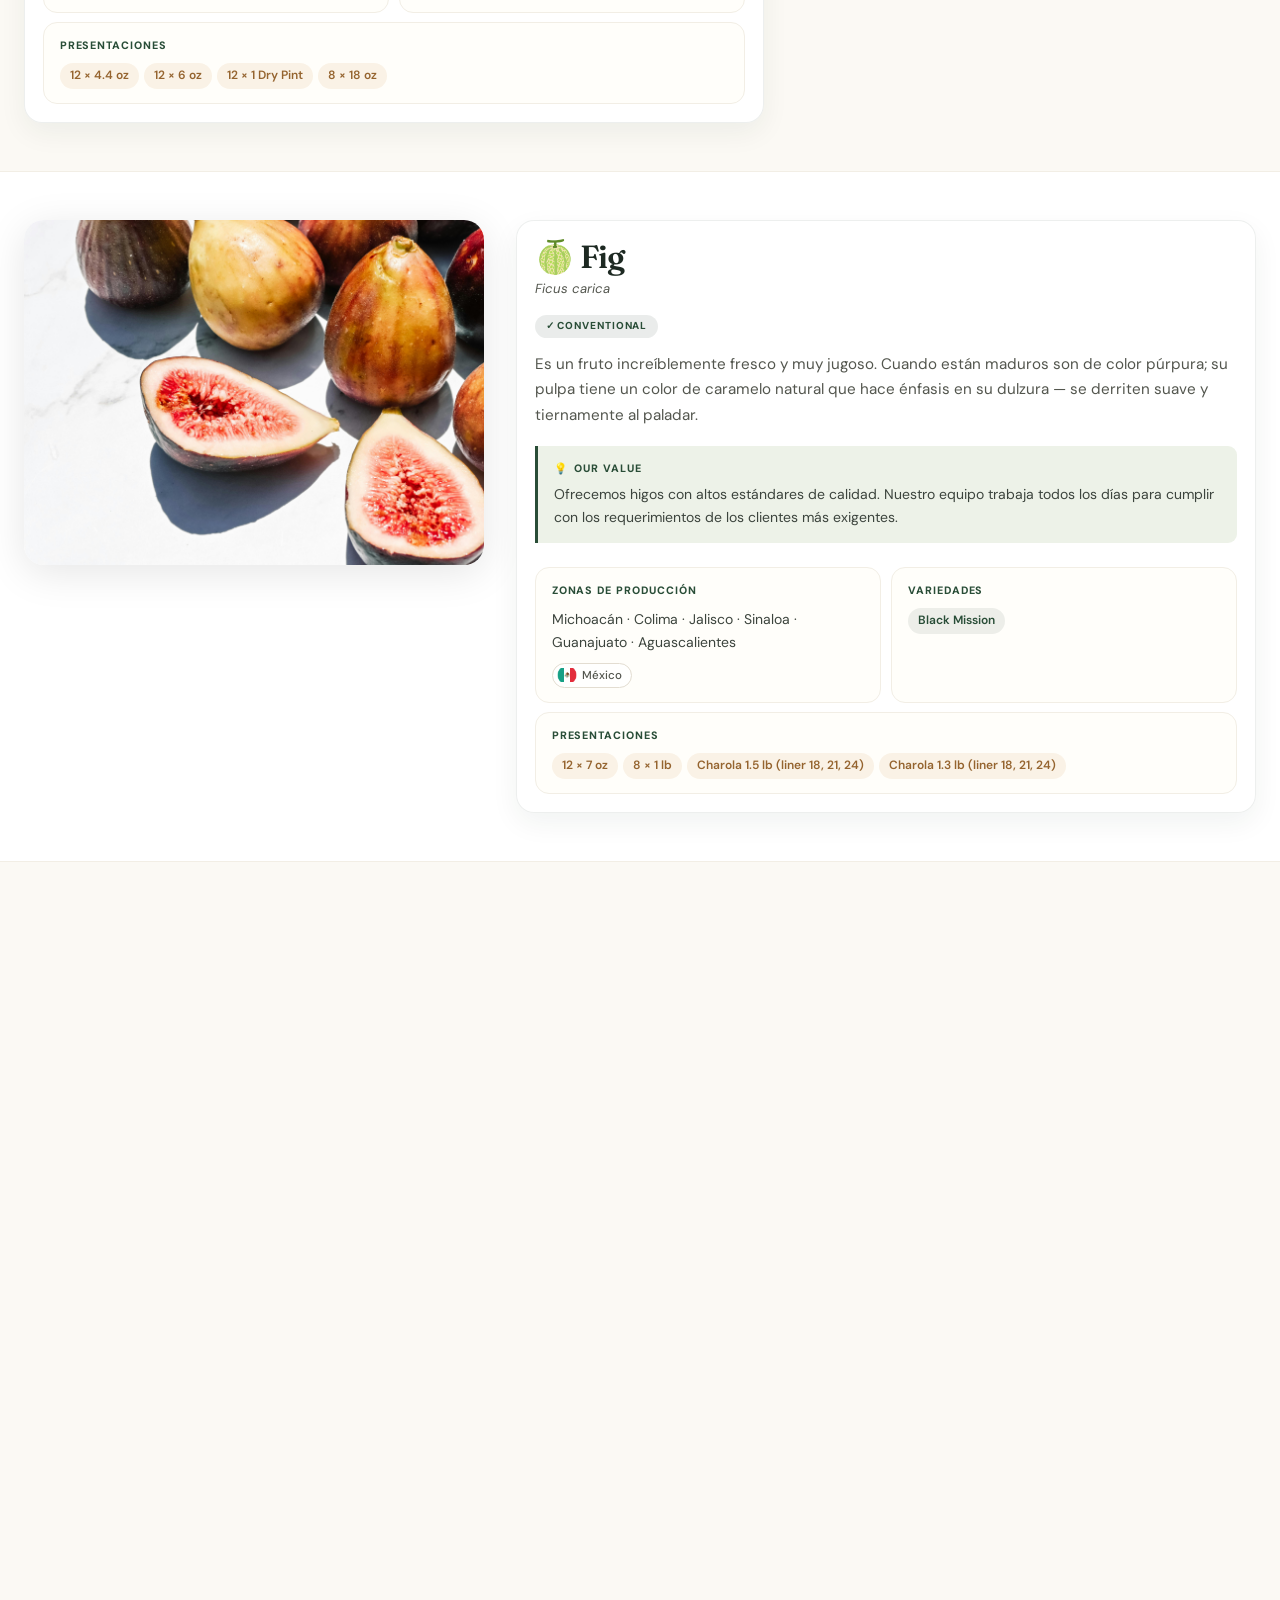
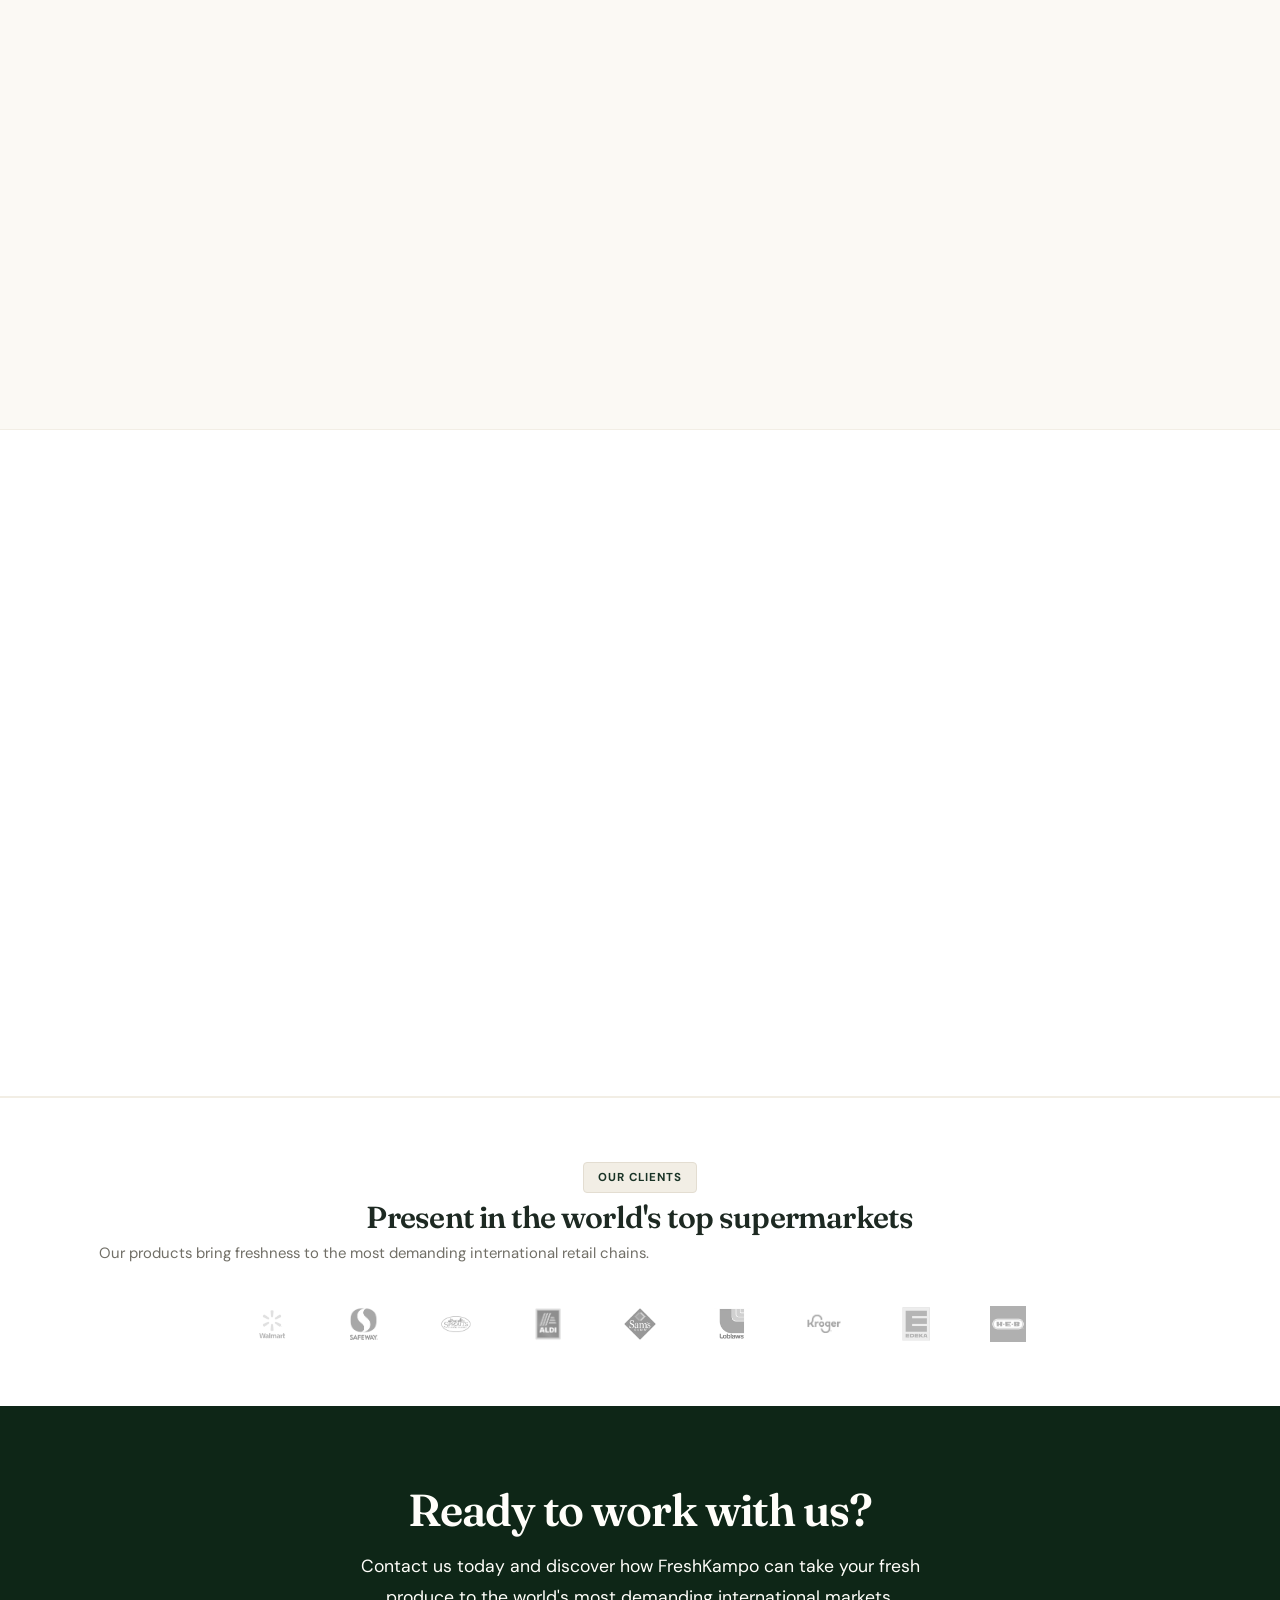
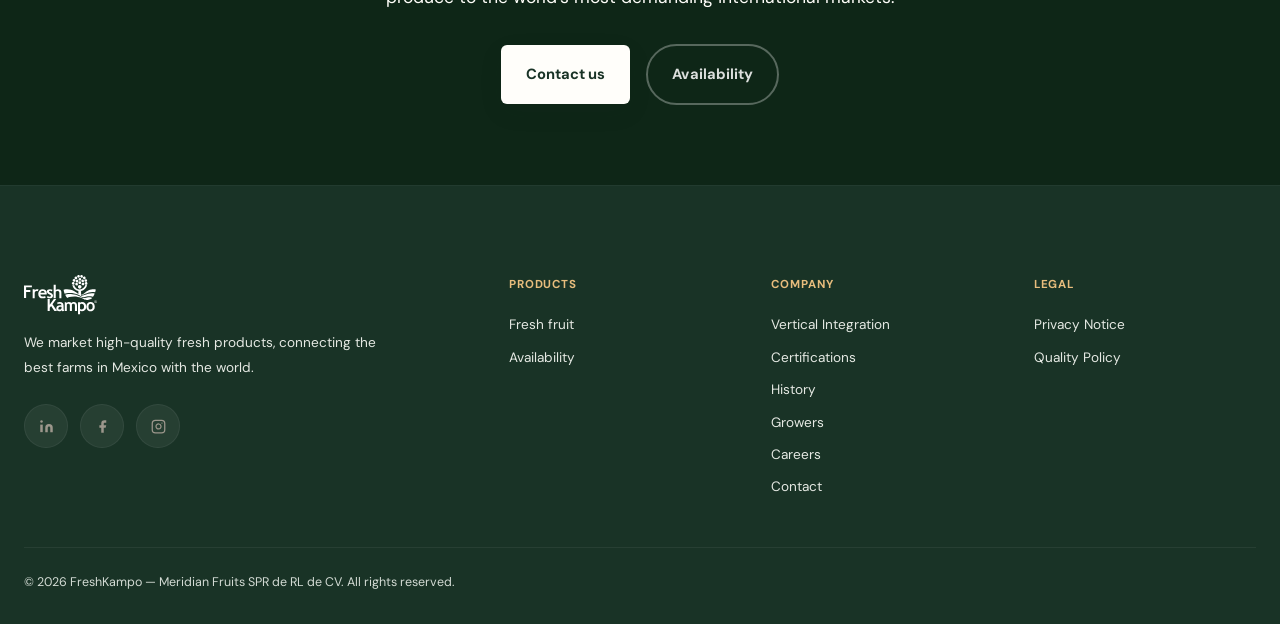
<file: productos.html>
<!DOCTYPE html>
<html lang="es">
<head>
  <meta charset="UTF-8" />
  <meta name="viewport" content="width=device-width, initial-scale=1.0" />
  <title>Productos — FreshKampo | Berries y Frutas Frescas</title>
  <meta name="description" content="Fresa, frambuesa, zarzamora, arándano, higo, aguacate y espárrago. Productos frescos convencionales y orgánicos de FreshKampo." />
  <link rel="canonical" href="https://freshkampo.com/productos" />
  <link rel="preconnect" href="https://fonts.googleapis.com" />
  <link rel="preconnect" href="https://fonts.gstatic.com" crossorigin />
  <link rel="icon" href="assets/img/faviconV2.png" type="image/png" />
  <link rel="stylesheet" href="css/style.css?v=20261104c" />
  <link rel="stylesheet" href="css/refresh.css?v=20261105f" />
  <style>
    /* ═══════════════════════════════════════
       PRODUCTS HERO — VIDEO BACKGROUND
    ═══════════════════════════════════════ */
    .products-hero {
      position: relative; overflow: hidden;
      min-height: 500px; display: flex; align-items: flex-end;
      line-height: 1.4;
    }
    .products-hero-video {
      position: absolute; inset: 0;
      width: 100%; height: 100%;
      object-fit: cover; z-index: 0;
    }
    .products-hero-yt-fallback {
      position: absolute; inset: 0;
      width: 100%; height: 100%;
      border: 0; z-index: 0;
      pointer-events: none;
    }
    .products-hero-overlay {
      position: absolute; inset: 0; z-index: 1;
      background: linear-gradient(
        160deg,
        rgba(2,10,5,.75) 0%,
        rgba(4,18,9,.55) 38%,
        rgba(4,18,9,.25) 68%,
        rgba(4,18,9,.08) 100%
      );
    }
    .products-hero-content {
      position: relative; z-index: 2;
      padding: 4.5rem 0 3.5rem; width: 100%;
    }
    .products-hero-content .breadcrumb {
      display: flex; align-items: center; gap: .5rem;
      font-size: .78rem; color: rgba(255,255,255,.45);
      margin-bottom: 1.25rem;
    }
    .products-hero-content .breadcrumb a {
      color: rgba(255,255,255,.45); transition: color .2s;
    }
    .products-hero-content .breadcrumb a:hover { color: #fff; }
    .products-hero-content .breadcrumb svg { width: 12px; height: 12px; }
    .products-hero-content h1 {
      color: #fff; margin: .75rem 0 .875rem; max-width: 640px;
    }
    .products-hero-content > .container > p {
      color: rgba(255,255,255,.72);
      font-size: 1.05rem; max-width: 560px; margin-bottom: 0;
    }

    /* ═══════════════════════════════════════
       PRODUCT QUICK NAV
    ═══════════════════════════════════════ */
    .products-subnav {
      background: #fff;
      border-bottom: 1px solid var(--c-gray-100);
      overflow-x: auto;
      position: sticky; top: var(--nav-h); z-index: 100;
      -webkit-overflow-scrolling: touch; scrollbar-width: none;
    }
    .products-subnav::-webkit-scrollbar { display: none; }
    .products-subnav-inner {
      display: flex; align-items: center; gap: 2px;
      padding: .5rem 1.25rem; width: max-content; margin: 0 auto;
    }
    .pnav-item {
      display: flex; align-items: center; gap: 6px;
      padding: 7px 14px; border-radius: 9999px;
      font-size: .8rem; font-weight: 600;
      color: var(--c-gray-600); text-decoration: none;
      white-space: nowrap; transition: all .18s;
      border: 1px solid transparent;
    }
    .pnav-thumb {
      width: 25px; height: 25px; flex: 0 0 auto;
      border-radius: 50%; object-fit: cover;
      background: var(--paper); border: 1px solid rgba(25,51,38,.1);
    }
    .pnav-item:hover {
      background: var(--c-primary-50); color: var(--c-primary);
      border-color: var(--c-primary-100);
    }
    /* etiqueta de texto: visible en desktop, oculta en mobile */
    .pnav-label { display: inline; }

    /* ═══════════════════════════════════════
       PRODUCT SECTIONS
    ═══════════════════════════════════════ */
    .product-section {
      padding: 3rem 0;
      border-bottom: 1px solid var(--c-gray-100);
      scroll-margin-top: calc(var(--nav-h) + 50px);
    }
    .product-section:nth-child(odd)  { background: var(--c-gray-50); }
    .product-section:nth-child(even) { background: #fff; }

    .product-layout {
      display: grid;
      grid-template-columns: minmax(380px, 460px) 1fr;
      gap: clamp(1rem, 2.5vw, 2rem); align-items: start;
    }
    .product-layout.reverse { grid-template-columns: 1fr minmax(380px, 460px); }
    .product-layout.reverse .product-visual { order: 2; }
    .product-layout.reverse .product-info  { order: 1; }

    .product-layout.reveal {
      opacity: 0;
      transform: translateY(28px);
      transition: opacity .6s ease, transform .65s cubic-bezier(.22,.61,.36,1);
    }
    .product-layout.reveal.visible {
      opacity: 1;
      transform: translateY(0);
    }
    .product-layout.reveal .product-visual,
    .product-layout.reveal .product-info {
      opacity: 0;
      transform: translateY(20px);
      transition: opacity .55s ease, transform .62s cubic-bezier(.22,.61,.36,1);
    }
    .product-layout.reveal.visible .product-visual,
    .product-layout.reveal.visible .product-info {
      opacity: 1;
      transform: translateY(0);
    }
    .product-layout.reveal.visible .product-info { transition-delay: .1s; }

    .product-visual {
      border-radius: var(--r-xl); overflow: hidden;
      aspect-ratio: 4/3; position: relative;
      display: flex; align-items: center; justify-content: center;
      flex-shrink: 0;
      background: transparent;
      box-shadow: 0 8px 40px rgba(0,0,0,.10);
      transition: box-shadow .3s ease;
    }
    .product-visual:hover {
      box-shadow: 0 24px 64px rgba(0,0,0,.18);
      transform: translateY(-4px);
    }
    .product-visual img {
      position: absolute; inset: 0;
      width: 100%; height: 100%;
      object-fit: cover; padding: 0;
      transition: transform .55s cubic-bezier(.25,.46,.45,.94);
    }
    .product-visual:hover img {
      transform: scale(1.07);
    }

    .product-info {
      min-width: 0;
      background: rgba(255,255,255,.92);
      border: 1px solid rgba(25,51,38,.08);
      border-radius: 18px;
      padding: 1.15rem 1.1rem;
      box-shadow: 0 10px 28px rgba(25,51,38,.06);
    }

    .product-title-row {
      display: flex; align-items: flex-start;
      gap: .75rem; margin-bottom: .25rem; flex-wrap: wrap;
    }
    .product-title-row h2 { margin: 0; font-size: clamp(1.55rem, 2.8vw, 2rem); }

    .product-type-tags {
      display: flex; gap: 6px; flex-wrap: wrap; margin-bottom: .875rem; margin-top: .35rem;
    }
    .ptype-tag {
      font-size: .63rem; font-weight: 800;
      letter-spacing: .09em; text-transform: uppercase;
      padding: 3px 11px; border-radius: 9999px;
    }
    .ptype-conv { background: rgba(25,51,38,.09); color: var(--c-primary); }
    .ptype-org  { background: rgba(214,154,85,.16); color: var(--c-accent-dark); }

    .product-scientific {
      font-size: .82rem; color: var(--c-gray-600);
      font-style: italic; margin-bottom: .875rem;
    }
    .product-desc {
      font-size: .95rem; color: var(--c-gray-600);
      line-height: 1.68; margin-bottom: 1.1rem;
    }

    .product-valor {
      background: var(--c-primary-50);
      border-left: 3px solid var(--c-primary);
      border-radius: 0 var(--r-md) var(--r-md) 0;
      padding: .875rem 1rem; margin-bottom: 1.5rem;
    }
    .product-valor-label {
      display: flex; align-items: center; gap: 6px;
      font-size: .67rem; font-weight: 800;
      letter-spacing: .1em; text-transform: uppercase;
      color: var(--c-primary); margin-bottom: .35rem;
    }
    .product-valor p {
      font-size: .875rem; color: var(--c-gray-700);
      line-height: 1.65; margin: 0;
    }

    .product-specs {
      display: grid; grid-template-columns: 1fr 1fr; gap: .6rem;
    }
    .spec-box {
      background: var(--c-white);
      border: 1px solid var(--c-gray-100);
      border-radius: 14px; padding: .875rem 1rem;
      transition: border-color .2s, box-shadow .2s;
    }
    .spec-box:hover {
      border-color: var(--c-primary-100);
      box-shadow: 0 4px 18px rgba(25,51,38,.07);
    }
    .spec-box.full { grid-column: 1 / -1; }

    .spec-label {
      display: flex; align-items: center; gap: 7px;
      font-size: .67rem; font-weight: 800;
      letter-spacing: .09em; text-transform: uppercase;
      color: var(--c-primary); margin-bottom: .5rem;
    }
    .spec-emoji { font-style: normal; font-size: .9rem; line-height: 1; }
    .spec-text { font-size: .875rem; color: var(--c-gray-700); line-height: 1.6; }
    .spec-chips { display: flex; flex-wrap: wrap; gap: 5px; }
    .sc {
      display: inline-flex; align-items: center;
      font-size: .75rem; font-weight: 600;
      padding: 3px 10px; border-radius: 9999px;
    }
    .sc-v { background: rgba(25,51,38,.08); color: var(--c-primary); }
    .sc-p { background: rgba(214,154,85,.12); color: var(--c-accent-dark); }

    /* ═══════════════════════════════════════
       AGUACATE — VIDEO EMBED
    ═══════════════════════════════════════ */
    .drive-embed-wrap {
      margin: 1.25rem 0 1.5rem;
      border-radius: 20px; overflow: hidden;
      box-shadow: 0 16px 56px rgba(25,51,38,.28), 0 0 0 2px rgba(214,154,85,.30);
      background: #000;
    }
    .drive-embed-header {
      background: linear-gradient(135deg, var(--c-primary-dark), var(--c-primary), var(--c-primary-light));
      padding: .65rem 1.1rem;
      display: flex; align-items: center; gap: .65rem;
      border-bottom: 1px solid rgba(214,154,85,.22);
    }
    .drive-embed-dot {
      width: 8px; height: 8px; border-radius: 50%;
      background: var(--c-primary-light); flex-shrink: 0;
      box-shadow: 0 0 0 3px rgba(74,222,128,.2);
      animation: pulse-dot 2s ease-in-out infinite;
    }
    @keyframes pulse-dot {
      0%,100% { box-shadow: 0 0 0 3px rgba(74,222,128,.2); }
      50%      { box-shadow: 0 0 0 5px rgba(74,222,128,.0); }
    }
    .drive-embed-badge {
      font-size: .56rem; font-weight: 800;
      letter-spacing: .13em; text-transform: uppercase;
      color: var(--c-accent);
      background: rgba(214,154,85,.12);
      border: 1px solid rgba(214,154,85,.30);
      border-radius: 9999px; padding: 3px 9px;
      white-space: nowrap;
    }
    .drive-embed-title {
      font-size: .84rem; font-weight: 700; color: #fff;
      line-height: 1.3; flex: 1; min-width: 0;
    }
    /* ratio wrapper — garantiza 16:9 en cualquier pantalla */
    .drive-embed-ratio {
      position: relative; width: 100%;
      padding-bottom: 56.25%; height: 0;
      min-height: 180px;
    }
    .drive-embed-ratio iframe {
      position: absolute; top: 0; left: 0;
      width: 100%; height: 100%; border: none;
    }
    /* ═══════════════════════════════════════
       ORIGIN FLAGS
    ═══════════════════════════════════════ */
    .origin-flags {
      display: flex; flex-wrap: wrap; gap: 5px; margin-top: .6rem;
    }
    .oflag {
      display: inline-flex; align-items: center; gap: 5px;
      font-size: .72rem; font-weight: 500; color: var(--c-gray-600);
      background: rgba(255,255,255,.9); border: 1px solid var(--c-gray-200);
      border-radius: 9999px; padding: 2px 9px 2px 4px;
      white-space: nowrap;
    }
    .oflag img {
      width: 20px; height: 14px; object-fit: cover;
      border-radius: 2px; flex-shrink: 0;
    }

    /* ═══════════════════════════════════════
       SECTION BANNER STRIP
    ═══════════════════════════════════════ */
    .products-banner-strip {
      height: 210px; overflow: hidden; position: relative; line-height: 0;
    }
    .products-banner-strip img {
      width: 100%; height: 100%; object-fit: cover;
      object-position: center 40%;
      filter: brightness(.78) saturate(1.12); display: block;
    }


    /* ═══════════════════════════════════════
       CLIENTS STRIP
    ═══════════════════════════════════════ */
    .clients-strip {
      padding: 4rem 0;
      background: #fff;
      border-top: 1px solid var(--c-gray-100);
    }
    .clients-strip-header { text-align: center; margin-bottom: 2.5rem; }
    .clients-strip-header h2 {
      font-family: var(--font-serif); font-size: clamp(1.4rem,2.5vw,1.9rem);
      color: var(--c-gray-900); margin: .5rem 0 .4rem;
    }
    .clients-strip-header p { color: var(--c-gray-500); font-size: .93rem; margin: 0; }
    .clients-grid {
      display: flex; flex-wrap: wrap;
      align-items: center; justify-content: center;
      gap: 2rem 3.5rem;
    }
    .clients-grid img {
      height: 36px; width: auto; max-width: 110px;
      object-fit: contain; display: block;
      filter: grayscale(1) opacity(.48);
      transition: filter .22s ease, transform .22s ease;
    }
    .clients-grid img:hover { filter: grayscale(0) opacity(1); transform: translateY(-3px); }

    /* ═══════════════════════════════════════
       RESPONSIVE
    ═══════════════════════════════════════ */
    @media (max-width: 1024px) {
      .product-layout, .product-layout.reverse { grid-template-columns: 1fr; }
      .product-layout.reverse .product-visual { order: 0; }
      .product-layout.reverse .product-info  { order: 0; }
      .product-visual { aspect-ratio: 4/3; }
      .product-info { padding: 1rem .95rem; }
    }
    @media (max-width: 640px) {
      .products-hero { min-height: 400px; }
      .product-section { padding: 2rem 0; }
      .product-specs { grid-template-columns: 1fr; }
      .spec-box.full { grid-column: 1; }
      /* imagen: centrada y más grande en mobile */
      .product-visual {
        aspect-ratio: 4 / 3;
        border-radius: 18px;
        border: 2px solid rgba(214,154,85,.40);
        box-shadow: 0 0 0 5px rgba(41,77,55,.07), 0 10px 32px rgba(0,0,0,.14);
        margin: 0 auto;
        width: 100%;
        max-height: none;
      }
      /* video: altura mínima generosa para que el reproductor no se corte */
      .drive-embed-ratio {
        padding-bottom: 62%;
        min-height: 200px;
      }
      /* subnav: scroll horizontal en UNA fila, solo emojis en mobile */
      .products-subnav { overflow-x: auto; }
      .products-subnav-inner {
        flex-wrap: nowrap; justify-content: flex-start;
        width: max-content; gap: 3px; padding: .35rem .6rem;
      }
      .pnav-item { padding: 6px 9px; font-size: .76rem; gap: 5px; }
      .pnav-thumb { width: 24px; height: 24px; }
      .pnav-label { display: inline; }
      .pnav-label { display: none; }
      .product-info {
        border-radius: 14px;
        padding: .9rem .85rem;
      }
      .product-title-row h2 { font-size: 1.45rem; }
      .product-desc { font-size: .9rem; margin-bottom: .95rem; }
      .product-valor {
        padding: .75rem .8rem;
        margin-bottom: 1rem;
      }
      .spec-box { padding: .75rem .8rem; }
      .spec-text { font-size: .84rem; }
      .sc { font-size: .72rem; }
      .drive-embed-wrap { border-radius: 13px; margin: .9rem 0 1.1rem; }
      .drive-embed-header { padding: .45rem .7rem; gap: .4rem; flex-wrap: nowrap; }
      .drive-embed-badge { font-size: .5rem; padding: 2px 7px; }
      .drive-embed-dot { width: 6px; height: 6px; }
      .drive-embed-title {
        font-size: .7rem;
        white-space: nowrap; overflow: hidden; text-overflow: ellipsis;
        max-width: 100%;
      }
      .clients-grid { gap: 1.25rem 1.75rem; }
      .clients-grid img { height: 26px; max-width: 80px; }
      .clients-strip { padding: 2.5rem 0; }
      .products-banner-strip { height: 130px; }
      .oflag { font-size: .68rem; padding: 2px 7px 2px 3px; }
      .oflag img { width: 16px; height: 11px; }
    }
  </style>

</head>
<body>


<div id="nav-slot"></div>

<!-- ══════════════════════════════════════
     PRODUCTS HERO — VIDEO
══════════════════════════════════════ -->
<section class="products-hero" aria-label="Productos FreshKampo">
  <video class="products-hero-video" autoplay muted loop playsinline webkit-playsinline preload="auto"
         poster="assets/img/img-integracion-01.jpg" aria-hidden="true">
    <source src="https://rr2---sn-0opoxu-ihvr.googlevideo.com/videoplayback?expire=1777070425&ei=-ZzraeW4A8e1ir4P2NWD2Qg&ip=2806%3A101e%3A1%3Af49f%3A8dfd%3Ad7bb%3A24b4%3Abb02&id=o-AC_FJrvPsUGJTPoGSJpdR0Pu9chOpsQrOrN_YSM7a0MN&itag=137&source=youtube&requiressl=yes&xpc=EgVo2aDSNQ%3D%3D&cps=407&met=1777048825%2C&mh=BW&mm=31%2C29&mn=sn-0opoxu-ihvr%2Csn-a5mlrnl6&ms=au%2Crdu&mv=m&mvi=2&pl=51&rms=au%2Cau&initcwndbps=1765000&bui=AUUZDGLuR0P-lg3pWjtqZmLj7cpg9Jtb4rIPZosRI8kIJCgUUs2ycQDOOfRioaSjJ33Ka7Yx-pOG1-Cz&spc=jlWavbJzQb2gIxQDOvdRdCWTnHaNjH7VmmDsUW5-i6PS&vprv=1&svpuc=1&mime=video%2Fmp4&rqh=1&gir=yes&clen=6390024&dur=19.160&lmt=1663864696842179&mt=1777048401&fvip=5&keepalive=yes&fexp=51565115%2C51565681&c=ANDROID_VR&txp=1211224&sparams=expire%2Cei%2Cip%2Cid%2Citag%2Csource%2Crequiressl%2Cxpc%2Cbui%2Cspc%2Cvprv%2Csvpuc%2Cmime%2Crqh%2Cgir%2Cclen%2Cdur%2Clmt&sig=AHEqNM4wRAIfWrAw14-b0jNDWkAEjMi2r-SMHo-HtfwlVP8PZ6wMGgIhALXGz3FOsxThejHhF_JJSFsBPugZ1iJaPBnln_Yp2UV1&lsparams=cps%2Cmet%2Cmh%2Cmm%2Cmn%2Cms%2Cmv%2Cmvi%2Cpl%2Crms%2Cinitcwndbps&lsig=APaTxxMwRAIgTPJc04kWX8FnwdOY6u1_K1IbARXw3idmIufiaTryG2UCIEtSMZQL9LLUTOi0hJjOeAvzssxQQDlZgpecrwHdKPeN&cpn=bhb5R9YFyEqQC047" type="video/mp4">
    <source src="assets/video/hero.mp4" type="video/mp4">
  </video>
  <div class="products-hero-overlay" aria-hidden="true"></div>
  <div class="products-hero-content">
    <div class="container">
      <nav class="breadcrumb" aria-label="Breadcrumb">
        <a href="index.html" data-i18n="nav-home">Inicio</a>
        <svg xmlns="http://www.w3.org/2000/svg" viewBox="0 0 24 24" fill="none" stroke="currentColor" stroke-width="2" stroke-linecap="round" stroke-linejoin="round"><polyline points="9 18 15 12 9 6"/></svg>
        <span data-i18n="nav-products">Productos</span>
      </nav>
      <span class="badge badge-accent" data-i18n="products-badge">Nuestros productos</span>
      <h1 data-i18n="products-h2">Frescura que se siente<br>en cada mordida</h1>
      <p data-i18n="products-desc">Fruta certificada de las mejores zonas del mundo — convencional y orgánica, para los mercados internacionales más exigentes.</p>
    </div>
  </div>
</section>

<!-- ══════════════════════════════════════
     QUICK NAV
══════════════════════════════════════ -->
<nav class="products-subnav" aria-label="Navegar por producto">
  <div class="products-subnav-inner">
    <a href="#fresa" class="pnav-item"><img class="pnav-thumb" src="assets/img/imagen-fresa-01-min.png" alt=""><span class="pnav-label">Fresa</span></a>
    <a href="#frambuesa" class="pnav-item"><img class="pnav-thumb" src="assets/img/imagen-frambuesa-min.png" alt=""><span class="pnav-label">Frambuesa</span></a>
    <a href="#zarzamora" class="pnav-item"><img class="pnav-thumb" src="assets/img/imagen-zarzamora-02-min.png" alt=""><span class="pnav-label">Zarzamora</span></a>
    <a href="#arandano" class="pnav-item"><img class="pnav-thumb" src="assets/img/imagen-arandano-min.png" alt=""><span class="pnav-label">Arándano</span></a>
    <a href="#higo" class="pnav-item"><img class="pnav-thumb" src="assets/img/imagen-higo-min.png" alt=""><span class="pnav-label">Higo</span></a>
    <a href="#aguacate" class="pnav-item"><img class="pnav-thumb" src="assets/img/imagen-aguacate-min.png" alt=""><span class="pnav-label">Aguacate</span></a>
    <a href="#esparrago" class="pnav-item"><img class="pnav-thumb" src="assets/img/imagen-esparrago-min.png" alt=""><span class="pnav-label">Espárrago</span></a>
  </div>
</nav>

<!-- ══════════════════════════════════════
      FRESA
══════════════════════════════════════ -->
<section id="fresa" class="product-section">
  <div class="container">
    <div class="product-layout reveal">
      <div class="product-visual">
        <img src="assets/img/fresas.png" alt="Fresa FreshKampo" loading="lazy">
      </div>
      <div class="product-info">
        <div class="product-title-row"><h2> Fresa</h2></div>
        <p class="product-scientific">Fragaria × ananassa</p>
        <div class="product-type-tags">
          <span class="ptype-tag ptype-conv">Convencional</span>
          <span class="ptype-tag ptype-org"> Orgánico</span>
        </div>
        <p class="product-desc">El color del fruto varía de rojo pálido a intenso; su forma puede ser cónica o de corazón. Su firmeza, jugo y dulce sabor, acompañado de una sutil acidez, la convierten en un festín para el paladar.</p>
        <div class="product-valor">
          <div class="product-valor-label">Nuestro valor</div>
          <p>Por su delicadeza, cuidamos que durante el trayecto hasta su destino, nuestras fresas lleguen frescas, firmes y libres de daños.</p>
        </div>
        <div class="product-specs">
          <div class="spec-box">
            <div class="spec-label">Zonas de producción</div>
            <div class="spec-text">Michoacán · Baja California · Guanajuato · Marruecos</div>
            <div class="origin-flags">
              <span class="oflag"><img src="assets/img/mex.png" alt="México" loading="lazy"> México</span>
              <span class="oflag"><img src="assets/img/morocco.png" alt="Marruecos" loading="lazy"> Marruecos</span>
            </div>
          </div>
          <div class="spec-box">
            <div class="spec-label">Variedades</div>
            <div class="spec-chips">
              <span class="sc sc-v">Festival</span><span class="sc sc-v">Albion</span>
              <span class="sc sc-v">San Andreas</span><span class="sc sc-v">Sayulita</span><span class="sc sc-v">Frontera</span>
            </div>
          </div>
          <div class="spec-box full">
            <div class="spec-label">Presentaciones</div>
            <div class="spec-chips">
              <span class="sc sc-p">8 × 1 lb</span><span class="sc sc-p">4 × 2 lb</span><span class="sc sc-p">4 × 1 lb Cabos</span>
            </div>
          </div>
        </div>
      </div>
    </div>
  </div>
</section>

<!-- ══════════════════════════════════════
      FRAMBUESA
══════════════════════════════════════ -->
<section id="frambuesa" class="product-section">
  <div class="container">
    <div class="product-layout reverse reveal">
      <div class="product-visual">
        <img src="assets/img/frambuesa.jpg" alt="Frambuesa FreshKampo" loading="lazy">
      </div>
      <div class="product-info">
        <div class="product-title-row"><h2> Frambuesa</h2></div>
        <p class="product-scientific">Rubus idaeus</p>
        <div class="product-type-tags">
          <span class="ptype-tag ptype-conv">Convencional</span>
          <span class="ptype-tag ptype-org"> Orgánico</span>
        </div>
        <p class="product-desc">Este fruto color rojo intenso y de pulpa jugosa está formado por numerosas drupas pequeñas que se agrupan formando una figura cónica — sabor dulce con un toque ligeramente ácido que tanto nos encanta.</p>
        <div class="product-valor">
          <div class="product-valor-label">Nuestro valor</div>
          <p>Cada día cultivamos las frambuesas más suculentas, brillantes y firmes. Nos aseguramos de que estén en su punto de maduración ideal para comer al natural.</p>
        </div>
        <div class="product-specs">
          <div class="spec-box">
            <div class="spec-label">Zonas de producción</div>
            <div class="spec-text">Jalisco · Michoacán · Baja California · Guanajuato · Nayarit · Marruecos</div>
            <div class="origin-flags">
              <span class="oflag"><img src="assets/img/mex.png" alt="México" loading="lazy"> México</span>
              <span class="oflag"><img src="assets/img/morocco.png" alt="Marruecos" loading="lazy"> Marruecos</span>
            </div>
          </div>
          <div class="spec-box">
            <div class="spec-label">Variedades</div>
            <div class="spec-chips"><span class="sc sc-v">Adelita</span></div>
          </div>
          <div class="spec-box full">
            <div class="spec-label">Presentaciones</div>
            <div class="spec-chips">
              <span class="sc sc-p">12 × 4.4 oz</span><span class="sc sc-p">12 × 6 oz</span><span class="sc sc-p">6 × 12 oz</span>
            </div>
          </div>
        </div>
      </div>
    </div>
  </div>
</section>

<!-- ══════════════════════════════════════
      ZARZAMORA
══════════════════════════════════════ -->
<section id="zarzamora" class="product-section">
  <div class="container">
    <div class="product-layout reveal">
      <div class="product-visual">
        <img src="assets/img/zarzamora.jpg" alt="Zarzamora FreshKampo" loading="lazy">
      </div>
      <div class="product-info">
        <div class="product-title-row"><h2> Zarzamora</h2></div>
        <p class="product-scientific">Rubus fruticosus</p>
        <div class="product-type-tags">
          <span class="ptype-tag ptype-conv">Convencional</span>
          <span class="ptype-tag ptype-org"> Orgánico</span>
        </div>
        <p class="product-desc">Es una baya carnosa de tamaño pequeño, compuesta de numerosas drupeolas. Tiende a ser un poco ácida, pero también tiene un sabor muy suave al probarla. Rica en antioxidantes y con gran aceptación en los principales supermercados.</p>
        <div class="product-valor">
          <div class="product-valor-label">Nuestro valor</div>
          <p>Para garantizar la calidad de nuestras zarzamoras, cuidamos cada paso en nuestro proceso de producción, desde el cultivo hasta la cosecha.</p>
        </div>
        <div class="product-specs">
          <div class="spec-box">
            <div class="spec-label">Zonas de producción</div>
            <div class="spec-text">Michoacán · Baja California · Colima · California</div>
            <div class="origin-flags">
              <span class="oflag"><img src="assets/img/mex.png" alt="México" loading="lazy"> México</span>
              <span class="oflag"><img src="assets/img/USA.png" alt="USA" loading="lazy"> Estados Unidos</span>
            </div>
          </div>
          <div class="spec-box">
            <div class="spec-label">Variedades</div>
            <div class="spec-chips"><span class="sc sc-v">Sofia</span><span class="sc sc-v">Tupy</span></div>
          </div>
          <div class="spec-box full">
            <div class="spec-label">Presentaciones</div>
            <div class="spec-chips">
              <span class="sc sc-p">12 × 4.4 oz</span><span class="sc sc-p">12 × 6 oz</span><span class="sc sc-p">8 × 12 oz</span>
            </div>
          </div>
        </div>
      </div>
    </div>
  </div>
</section>

<!-- ══════════════════════════════════════
      ARÁNDANO
══════════════════════════════════════ -->
<section id="arandano" class="product-section">
  <div class="container">
    <div class="product-layout reverse reveal">
      <div class="product-visual">
        <img src="assets/img/arandano.jpg" alt="Arándano FreshKampo" loading="lazy">
      </div>
      <div class="product-info">
        <div class="product-title-row"><h2> Arándano</h2></div>
        <p class="product-scientific">Vaccinium corymbosum</p>
        <div class="product-type-tags">
          <span class="ptype-tag ptype-conv">Convencional</span>
        </div>
        <p class="product-desc">El color de los arándanos cambia según la variedad — suelen ser azul y azul oscuro. Firmes y crujientes con un delicioso sabor ácido. Conocidos mundialmente como "superfood" por su alto contenido en antioxidantes.</p>
        <div class="product-valor">
          <div class="product-valor-label">Nuestro valor</div>
          <p>Aseguramos la nutrición de tu familia proveyendo los más frescos, maduros, firmes y deliciosos arándanos, con procesos de aseguramiento de calidad e inocuidad.</p>
        </div>
        <div class="product-specs">
          <div class="spec-box">
            <div class="spec-label">Zonas de producción</div>
            <div class="spec-text">Jalisco · Michoacán · Guanajuato · Nayarit · Puebla · Perú · Chile · Marruecos</div>
            <div class="origin-flags">
              <span class="oflag"><img src="assets/img/mex.png" alt="México" loading="lazy"> México</span>
              <span class="oflag"><img src="assets/img/morocco.png" alt="Marruecos" loading="lazy"> Marruecos</span>
            </div>
          </div>
          <div class="spec-box">
            <div class="spec-label">Variedades</div>
            <div class="spec-chips"><span class="sc sc-v">Biloxy</span><span class="sc sc-v">Ventura</span><span class="sc sc-v">Victoria</span></div>
          </div>
          <div class="spec-box full">
            <div class="spec-label">Presentaciones</div>
            <div class="spec-chips">
              <span class="sc sc-p">12 × 4.4 oz</span><span class="sc sc-p">12 × 6 oz</span>
              <span class="sc sc-p">12 × 1 Dry Pint</span><span class="sc sc-p">8 × 18 oz</span>
            </div>
          </div>
        </div>
      </div>
    </div>
  </div>
</section>

<!-- ══════════════════════════════════════
      HIGO
══════════════════════════════════════ -->
<section id="higo" class="product-section">
  <div class="container">
    <div class="product-layout reveal">
      <div class="product-visual">
        <img src="assets/img/higo.jpg" alt="Higo FreshKampo" loading="lazy">
      </div>
      <div class="product-info">
        <div class="product-title-row"><h2> Higo</h2></div>
        <p class="product-scientific">Ficus carica</p>
        <div class="product-type-tags">
          <span class="ptype-tag ptype-conv">Convencional</span>
        </div>
        <p class="product-desc">Es un fruto increíblemente fresco y muy jugoso. Cuando están maduros son de color púrpura; su pulpa tiene un color de caramelo natural que hace énfasis en su dulzura — se derriten suave y tiernamente al paladar.</p>
        <div class="product-valor">
          <div class="product-valor-label">Nuestro valor</div>
          <p>Ofrecemos higos con altos estándares de calidad. Nuestro equipo trabaja todos los días para cumplir con los requerimientos de los clientes más exigentes.</p>
        </div>
        <div class="product-specs">
          <div class="spec-box">
            <div class="spec-label">Zonas de producción</div>
            <div class="spec-text">Michoacán · Colima · Jalisco · Sinaloa · Guanajuato · Aguascalientes</div>
            <div class="origin-flags">
              <span class="oflag"><img src="assets/img/mex.png" alt="México" loading="lazy"> México</span>
            </div>
          </div>
          <div class="spec-box">
            <div class="spec-label">Variedades</div>
            <div class="spec-chips"><span class="sc sc-v">Black Mission</span></div>
          </div>
          <div class="spec-box full">
            <div class="spec-label">Presentaciones</div>
            <div class="spec-chips">
              <span class="sc sc-p">12 × 7 oz</span><span class="sc sc-p">8 × 1 lb</span>
              <span class="sc sc-p">Charola 1.5 lb (liner 18, 21, 24)</span>
              <span class="sc sc-p">Charola 1.3 lb (liner 18, 21, 24)</span>
            </div>
          </div>
        </div>
      </div>
    </div>
  </div>
</section>

<!-- ══════════════════════════════════════
      AGUACATE
══════════════════════════════════════ -->
<section id="aguacate" class="product-section">
  <div class="container">
    <div class="product-layout reverse reveal">
      <div class="product-visual">
        <img src="assets/img/Producto aguacate.png" alt="Aguacate FreshKampo" loading="lazy">
      </div>
      <div class="product-info">
        <div class="product-title-row"><h2> Aguacate</h2></div>
        <p class="product-scientific">Persea americana — Var. Hass</p>
        <div class="product-type-tags">
          <span class="ptype-tag ptype-conv">Convencional</span>
          <span class="ptype-tag ptype-org"> Orgánico</span>
        </div>
        <!-- Aguacate — Video -->
        <div class="drive-embed-wrap" id="avoc-drive-wrap">
          <div class="drive-embed-header">
            <span class="drive-embed-dot" aria-hidden="true"></span>
            <span class="drive-embed-badge">Video FreshKampo</span>
            <span class="drive-embed-title"> Aguacate Hass — Del campo a tu mesa</span>
          </div>
          <div class="drive-embed-ratio">
            <iframe
              id="avoc-drive-iframe"
              data-src="https://drive.google.com/file/d/1RxIJbQT_XcYYJA-kAuBLzmud2TxqTKb3/preview?autoplay=1"
              src="https://drive.google.com/file/d/1RxIJbQT_XcYYJA-kAuBLzmud2TxqTKb3/preview"
              title="Video Aguacate Hass FreshKampo"
              frameborder="0"
              allow="autoplay; encrypted-media"
              allowfullscreen></iframe>
          </div>
        </div>
        <p class="product-desc">Su cáscara arrugada y leñosa color oscuro esconde una pulpa deliciosa color verde esmeralda. Consistencia muy cremosa, con sabor exquisito y suave, con toques de avellana que permiten su combinación con cualquier alimento.</p>
        <div class="product-valor">
          <div class="product-valor-label">Nuestro valor</div>
          <p>Cultivamos aguacates siguiendo minuciosamente cada paso en su proceso de producción, para que al llegar a tu mesa, tu familia y tú puedan disfrutar del sabor suave y cremoso de nuestros aguacates.</p>
        </div>
        <div class="product-specs">
          <div class="spec-box">
            <div class="spec-label">Zonas de producción</div>
            <div class="spec-text">Michoacán · Jalisco · Nayarit</div>
            <div class="origin-flags">
              <span class="oflag"><img src="assets/img/mex.png" alt="México" loading="lazy"> México</span>
            </div>
          </div>
          <div class="spec-box">
            <div class="spec-label">Variedades</div>
            <div class="spec-chips"><span class="sc sc-v">Hass</span></div>
          </div>
          <div class="spec-box full">
            <div class="spec-label">Presentaciones</div>
            <div class="spec-chips">
              <span class="sc sc-p">Cartón 4 kg</span><span class="sc sc-p">Cartón 6 kg</span>
              <span class="sc sc-p">Cartón 11.3 kg</span><span class="sc sc-p">Cartón 14 kg</span>
              <span class="sc sc-p">Plástico 10 kg</span><span class="sc sc-p">Plástico 20 kg</span><span class="sc sc-p">Plástico 23 kg</span>
            </div>
          </div>
        </div>


      </div>
    </div>
  </div>
</section>

<!-- ══════════════════════════════════════
      ESPÁRRAGO
══════════════════════════════════════ -->
<section id="esparrago" class="product-section">
  <div class="container">
    <div class="product-layout reveal">
      <div class="product-visual">
        <img src="assets/img/imagen-esparrago-min.png" alt="Espárrago FreshKampo" onerror="this.style.display='none'">
      </div>
      <div class="product-info">
        <div class="product-title-row"><h2> Espárrago</h2></div>
        <p class="product-scientific">Asparagus officinalis</p>
        <div class="product-type-tags">
          <span class="ptype-tag ptype-conv">Convencional</span>
        </div>
        <p class="product-desc">Es apreciado en la cocina por su gran aroma, su textura tierna y carnosa, y por su característico sabor con un toque amargo que resulta fresco y muy sabroso. Aporta minerales como potasio, calcio, fósforo, magnesio y selenio — considerado un alimento gourmet.</p>
        <div class="product-valor">
          <div class="product-valor-label">Nuestro valor</div>
          <p>Contribuimos a la versatilidad de tus platillos favoritos con espárragos ricos, firmes y frescos. Contamos con condiciones impecables para su producción.</p>
        </div>
        <div class="product-specs">
          <div class="spec-box">
            <div class="spec-label">Zonas de producción</div>
            <div class="spec-text">Guanajuato</div>
            <div class="origin-flags">
              <span class="oflag"><img src="assets/img/mex.png" alt="México" loading="lazy"> México</span>
            </div>
          </div>
          <div class="spec-box">
            <div class="spec-label">Variedades</div>
            <div class="spec-chips"><span class="sc sc-v">UC157NuP</span><span class="sc sc-v">Grande</span></div>
          </div>
          <div class="spec-box full">
            <div class="spec-label">Presentaciones</div>
            <div class="spec-chips"><span class="sc sc-p">11 lb</span></div>
          </div>
        </div>
      </div>
    </div>
  </div>
</section>

<!-- ══════════════════════════════════════
     CLIENTS / RETAILERS
══════════════════════════════════════ -->
<section class="clients-strip">
  <div class="container">
    <div class="clients-strip-header">
      <span class="badge badge-accent">Nuestros clientes</span>
      <h2>Presentes en los mejores supermercados del mundo</h2>
      <p>Nuestros productos llevan frescura a las cadenas de retail internacionales más exigentes.</p>
    </div>
    <div class="clients-grid">
      <img src="assets/img/cliente-01_walrmat.svg" alt="Walmart" loading="lazy">
      <img src="assets/img/cliente-03_SAFEWAY.svg" alt="Safeway" loading="lazy">
      <img src="assets/img/cliente-04_SPROUTS.svg" alt="Sprouts" loading="lazy">
      <img src="assets/img/cliente-05_ALDI.svg" alt="Aldi" loading="lazy">
      <img src="assets/img/cliente-06_SAMS.svg" alt="Sam's Club" loading="lazy">
      <img src="assets/img/cliente-07_Loblaws.svg" alt="Loblaws" loading="lazy">
      <img src="assets/img/cliente-08_Kroger.svg" alt="Kroger" loading="lazy">
      <img src="assets/img/cliente-09_EDEKA.svg" alt="EDEKA" loading="lazy">
      <img src="assets/img/HEB.svg" alt="HEB" loading="lazy">
    </div>
  </div>
</section>

<!-- CTA -->
<section class="cta-section">
  <div class="container">
    <h2 data-i18n="cta-h2">¿Listo para trabajar con nosotros?</h2>
    <p data-i18n="cta-desc">Contáctanos hoy y descubre cómo FreshKampo puede llevar tus frutas frescas a los mercados internacionales.</p>
    <div class="cta-actions">
      <a href="contacto.html" class="btn btn-white btn-lg" data-i18n="cta-btn1">Contáctanos</a>
      <a href="disponibilidad.html" class="btn btn-lg" style="border:2px solid rgba(255,255,255,.3);color:rgba(255,255,255,.85);border-radius:9999px;" data-i18n="nav-availability">Disponibilidad</a>
    </div>
  </div>
</section>

<div id="footer-slot"></div>
<div id="modal-slot"></div>

<script src="js/i18n.js?v=20261105f"></script>
<script src="js/nav.js?v=20261105f"></script>
<script src="js/app.js?v=20261105f"></script>
<script src="js/page-i18n-overrides.js"></script>
<script>
(function(){
  /* ── Hero video: force autoplay with multiple retries ── */
  var hv = document.querySelector('.products-hero-video');
  if (hv) {
    hv.muted = true;
    hv.defaultMuted = true;
    hv.playsInline = true;
    hv.setAttribute('muted', '');
    hv.setAttribute('playsinline', '');
    hv.setAttribute('webkit-playsinline', '');

    function tryPlayHero() {
      hv.muted = true;
      hv.defaultMuted = true;
      var p = hv.play();
      if (p && typeof p.catch === 'function') {
        p.catch(function(){});
      }
    }

    if (hv.readyState < 2) {
      hv.load();
    }

    /* Retry on multiple events to handle slow / blocked loads */
    ['canplay','loadeddata','loadedmetadata','canplaythrough'].forEach(function(ev){
      hv.addEventListener(ev, tryPlayHero, { once: true });
    });
    ['pointerdown','touchstart','keydown'].forEach(function(ev){
      window.addEventListener(ev, tryPlayHero, { once: true });
    });
    /* Retry when tab re-gains focus (fixes "frozen poster on first load" bug) */
    document.addEventListener('visibilitychange', function(){
      if (!document.hidden && hv.paused) tryPlayHero();
    });
    window.addEventListener('focus', function(){
      if (hv.paused) tryPlayHero();
    });
    /* Immediate + delayed attempts */
    if (document.readyState === 'loading') {
      document.addEventListener('DOMContentLoaded', function(){
        tryPlayHero();
        setTimeout(tryPlayHero, 400);
        setTimeout(tryPlayHero, 1200);
        setTimeout(tryPlayHero, 3000);
      });
    } else {
      tryPlayHero();
      setTimeout(tryPlayHero, 400);
      setTimeout(tryPlayHero, 1200);
      setTimeout(tryPlayHero, 3000);
    }

  }

  /* ── Quick nav: highlight active product on scroll ── */
  var sections = document.querySelectorAll('.product-section[id]');
  var pills    = document.querySelectorAll('.pnav-item');
  if (sections.length && pills.length) {
    var io = new IntersectionObserver(function(entries){
      entries.forEach(function(entry){
        if (!entry.isIntersecting) return;
        pills.forEach(function(p){ p.removeAttribute('style'); });
        var active = document.querySelector('.pnav-item[href="#' + entry.target.id + '"]');
        if (active) {
          active.style.background    = 'var(--c-primary-50)';
          active.style.color         = 'var(--c-primary)';
          active.style.borderColor   = 'var(--c-primary-100)';
        }
      });
    }, { rootMargin: '-20% 0px -65% 0px' });
    sections.forEach(function(s){ io.observe(s); });
  }

  /* ── Aguacate: activa autoplay=1 cuando el usuario llega al video ── */
  var driveIframe = document.getElementById('avoc-drive-iframe');
  var driveWrap   = document.getElementById('avoc-drive-wrap');
  if (driveIframe && driveWrap && 'IntersectionObserver' in window) {
    var driveIO = new IntersectionObserver(function(entries) {
      if (entries[0].isIntersecting) {
        var autoSrc = driveIframe.dataset.src;
        if (driveIframe.src.indexOf('autoplay=1') === -1) {
          driveIframe.src = autoSrc;
        }
        driveIO.disconnect();
      }
    }, { threshold: 0.25 });
    driveIO.observe(driveWrap);
  }

})();
</script>
</body>
</html>
</file>
<file: css/style.css>
/* ============================================================
   FRESHKAMPO 2026 — Design System & Global Styles
   Professional · Modern · International · 2026
   ============================================================ */

/* ── Google Fonts ── */
@import url('https://fonts.googleapis.com/css2?family=DM+Sans:wght@400;500;600;700&family=Fraunces:opsz,wght@9..144,500;9..144,600;9..144,700&display=swap');

/* ── Design Tokens ── */
:root {
  --c-primary:       #294D37;
  --c-primary-dark:  #193326;
  --c-primary-light: #496D50;
  --c-primary-50:    #EDF2E8;
  --c-primary-100:   #DCE6D6;
  --c-accent:        #D69A55;
  --c-accent-light:  #E8BD7D;
  --c-accent-dark:   #95642F;
  --c-red:           #B94A48;
  --c-white:         #FFFEFA;
  --c-gray-50:       #FBF9F4;
  --c-gray-100:      #F2EEE5;
  --c-gray-200:      #E3DDD1;
  --c-gray-300:      #C9C1B4;
  --c-gray-400:      #9C978C;
  --c-gray-500:      #716F67;
  --c-gray-600:      #53564E;
  --c-gray-700:      #3C443D;
  --c-gray-800:      #27342C;
  --c-gray-900:      #1D2922;
  --font-sans:  'DM Sans', 'Segoe UI', sans-serif;
  --font-serif: 'Fraunces', Georgia, serif;
  --space-1:.25rem; --space-2:.5rem; --space-3:.75rem; --space-4:1rem;
  --space-5:1.25rem; --space-6:1.5rem; --space-8:2rem; --space-10:2.5rem;
  --space-12:3rem; --space-16:4rem; --space-20:5rem; --space-24:6rem; --space-32:8rem;
  --r-sm:6px; --r-md:12px; --r-lg:20px; --r-xl:28px; --r-2xl:40px; --r-full:9999px;
  --shadow-xs:0 1px 2px rgba(0,0,0,.06);
  --shadow-sm:0 1px 3px rgba(0,0,0,.08),0 1px 2px rgba(0,0,0,.05);
  --shadow-md:0 4px 16px rgba(0,0,0,.10),0 2px 6px rgba(0,0,0,.07);
  --shadow-lg:0 12px 40px rgba(0,0,0,.12),0 4px 12px rgba(0,0,0,.08);
  --shadow-xl:0 24px 64px rgba(0,0,0,.16);
  --shadow-green:0 8px 32px rgba(41,77,55,.30);
  --shadow-gold:0 8px 32px rgba(214,154,85,.25);
  --t-fast:150ms ease; --t-base:250ms ease; --t-slow:400ms cubic-bezier(0.4,0,0.2,1);
  --nav-drawer-bg:linear-gradient(165deg,rgba(255,255,255,.68) 0%,rgba(244,249,246,.58) 100%);
  --nav-drawer-overlay:rgba(5,15,10,.24);
  --container:1280px; --nav-h:72px;
}

*,*::before,*::after{box-sizing:border-box;margin:0;padding:0}
html{scroll-behavior:smooth;-webkit-text-size-adjust:100%;font-size:16px}
body{font-family:var(--font-sans);color:var(--c-gray-900);background:var(--c-white);line-height:1.6;-webkit-font-smoothing:antialiased;-moz-osx-font-smoothing:grayscale;overflow-x:clip;padding-top:var(--nav-h)}
img,video{display:block;max-width:100%;height:auto}
a{color:inherit;text-decoration:none}
ul,ol{list-style:none}
button,input,textarea,select{font:inherit}
button{cursor:pointer;border:none;background:none}

h1{font-size:clamp(2.2rem,5vw,3.8rem);font-weight:800;line-height:1.1;letter-spacing:-.025em}
h2{font-size:clamp(1.75rem,3.5vw,2.75rem);font-weight:700;line-height:1.2;letter-spacing:-.02em}
h3{font-size:clamp(1.25rem,2.5vw,1.6rem);font-weight:600;line-height:1.3;letter-spacing:-.01em}
h4{font-size:1.1rem;font-weight:600;line-height:1.4}
p{line-height:1.75;color:var(--c-gray-600)}

.container{max-width:var(--container);margin:0 auto;padding:0 var(--space-6)}
.section{padding:var(--space-20) 0}
.section-sm{padding:var(--space-12) 0}
.section-lg{padding:var(--space-32) 0}
.text-center{text-align:center}
.text-white{color:var(--c-white)!important}
.sr-only{position:absolute;width:1px;height:1px;overflow:hidden;clip:rect(0,0,0,0)}

/* ── Badges ── */
.badge{display:inline-flex;align-items:center;gap:var(--space-2);font-size:.72rem;font-weight:700;letter-spacing:.07em;text-transform:uppercase;padding:5px 14px;border-radius:var(--r-full);background:var(--c-primary-100);color:var(--c-primary-dark);border:1px solid rgba(41,77,55,.15)}
.badge-accent{background:rgba(214,154,85,.12);color:var(--c-accent-dark);border-color:rgba(214,154,85,.25)}
.badge-red{background:rgba(187,13,58,.08);color:var(--c-red);border-color:rgba(187,13,58,.2)}

/* ── Section Headers ── */
.section-header{margin-bottom:var(--space-12)}
.section-header .badge{margin-bottom:var(--space-4)}
.section-header h2{color:var(--c-gray-900);margin-bottom:var(--space-4)}
.section-header p{font-size:1.1rem;color:var(--c-gray-500);max-width:600px}
.section-header.centered{text-align:center}
.section-header.centered p{margin:0 auto}

/* ── Buttons ── */
.btn{display:inline-flex;align-items:center;gap:var(--space-2);font-size:.9rem;font-weight:600;letter-spacing:.01em;padding:.75rem 1.75rem;border-radius:var(--r-full);transition:all var(--t-base);white-space:nowrap;position:relative;overflow:hidden}
.btn-primary{background:linear-gradient(135deg,var(--c-primary),var(--c-primary-light));color:var(--c-white);box-shadow:0 2px 12px rgba(41,77,55,.35)}
.btn-primary:hover{transform:translateY(-2px);box-shadow:var(--shadow-green)}
.btn-accent{background:linear-gradient(135deg,var(--c-accent-dark),var(--c-accent));color:var(--c-white);box-shadow:var(--shadow-gold)}
.btn-accent:hover{transform:translateY(-2px)}
.btn-outline{border:2px solid var(--c-primary);color:var(--c-primary);background:transparent}
.btn-outline:hover{background:var(--c-primary);color:var(--c-white);transform:translateY(-1px)}
.btn-white{background:var(--c-white);color:var(--c-primary-dark);box-shadow:var(--shadow-md)}
.btn-white:hover{background:var(--c-gray-50);transform:translateY(-2px)}
.btn-ghost{color:var(--c-primary)}
.btn-ghost:hover{background:var(--c-primary-50);border-radius:var(--r-full)}
.btn-lg{font-size:1rem;padding:1rem 2.25rem}
.btn-sm{font-size:.8rem;padding:.5rem 1.25rem}
.btn svg{width:18px;height:18px;flex-shrink:0}

.lang-switcher{display:flex;align-items:center;gap:2px;background:rgba(255,255,255,.07);border:1px solid rgba(255,255,255,.08);border-radius:var(--r-full);padding:2px}
.lang-btn{font-size:.7rem;font-weight:700;letter-spacing:.06em;padding:3px 10px;border-radius:var(--r-full);color:var(--c-gray-500);transition:all var(--t-fast)}
.lang-btn.active{background:var(--c-primary);color:var(--c-white)}
.lang-btn:hover:not(.active){color:var(--c-white)}
/* ================================================================
   NAVIGATION — Glass / Sticky
   ================================================================ */
.nav{position:fixed;top:0;left:0;right:0;z-index:1200;background:rgba(248,251,249,.78);backdrop-filter:blur(18px) saturate(135%);-webkit-backdrop-filter:blur(18px) saturate(135%);border-bottom:1px solid rgba(15,23,42,.08);height:var(--nav-h);transition:box-shadow var(--t-base),background var(--t-base),border-color var(--t-base)}
.nav.scrolled{background:rgba(248,251,249,.9);box-shadow:0 8px 28px rgba(0,0,0,.12);border-bottom-color:rgba(15,23,42,.14)}
.nav .container{height:100%;display:flex;align-items:center;justify-content:space-between;gap:var(--space-6)}

.nav-logo{display:flex;align-items:center;gap:var(--space-3);flex-shrink:0;text-decoration:none;transition:opacity var(--t-fast)}
.nav-logo:hover{opacity:.9}
.nav-logo-img{height:38px;width:auto;filter:brightness(0) saturate(1) invert(25%) sepia(60%) saturate(600%) hue-rotate(108deg)}
.nav-logo-text{font-size:1.5rem;font-weight:800;color:var(--c-primary-dark);letter-spacing:-.03em;line-height:1}
.nav-logo-text span{color:var(--c-accent)}

.nav-menu{display:flex;align-items:center;gap:4px;flex:1;justify-content:center}
.nav-item{position:relative}
.nav-link{display:flex;align-items:center;gap:5px;font-size:.875rem;font-weight:500;color:var(--c-gray-700);padding:8px 12px;border-radius:var(--r-md);transition:all var(--t-fast);white-space:nowrap;position:relative}
.nav-link:hover{color:var(--c-primary);background:var(--c-primary-50)}
/* Active — color + background + bottom dot indicator on desktop */
.nav-link.active{color:var(--c-primary);background:var(--c-primary-50);font-weight:600}
.nav-link.active::after{content:'';position:absolute;bottom:4px;left:50%;transform:translateX(-50%);width:4px;height:4px;background:var(--c-primary);border-radius:50%;opacity:.8}
.nav-link svg{width:14px;height:14px;transition:transform var(--t-base);flex-shrink:0}
.nav-item:hover .nav-link svg,.nav-item.open .nav-link svg{transform:rotate(180deg)}

.dropdown{position:absolute;top:calc(100% + 10px);left:0;background:var(--c-white);border:1px solid var(--c-gray-100);border-radius:var(--r-lg);padding:8px;box-shadow:0 20px 60px rgba(0,0,0,.12),0 4px 16px rgba(0,0,0,.08);min-width:230px;opacity:0;visibility:hidden;transform:translateY(-6px) scale(.98);transition:all var(--t-base);pointer-events:none}
.dropdown::before{display:none}
.nav-item:hover .dropdown{opacity:1;visibility:visible;transform:translateY(0) scale(1);pointer-events:auto}
/* Bridge gap between nav-link and dropdown so hover doesn't break */
.nav-item::after{content:'';position:absolute;top:100%;left:-8px;right:-8px;height:14px;display:none}
.nav-item:hover::after{display:block}
.dropdown-link{display:flex;align-items:center;gap:var(--space-3);padding:10px var(--space-4);border-radius:var(--r-md);font-size:.875rem;color:var(--c-gray-700);transition:all var(--t-fast)}
.dropdown-link:hover{background:var(--c-primary-50);color:var(--c-primary)}
.dropdown-link svg{width:15px;height:15px;color:var(--c-gray-400);flex-shrink:0}
.dropdown-link:hover svg{color:var(--c-primary)}
.dropdown-link-tag{font-size:.6rem;font-weight:700;letter-spacing:.07em;text-transform:uppercase;padding:2px 6px;border-radius:var(--r-full);background:rgba(214,154,85,.15);color:var(--c-accent-dark)}

.nav-actions{display:flex;align-items:center;gap:var(--space-3);flex-shrink:0}
.nav-lang{display:flex;align-items:center}
.nav-lang .lang-btn{min-width:32px;padding:4px 8px;font-size:.64rem}

.nav-toggle{display:none;align-items:center;justify-content:center;flex-direction:column;gap:4px;width:40px;height:40px;border:1px solid var(--c-gray-200);border-radius:10px;background:var(--c-white);color:var(--c-primary);transition:border-color var(--t-fast),background var(--t-fast),transform var(--t-fast)}
.nav-toggle:hover{border-color:var(--c-primary-100);background:var(--c-primary-50)}
.nav-toggle span{display:block;width:18px;height:2px;background:currentColor;border-radius:999px;transition:transform .2s ease,opacity .2s ease}
.nav-toggle.open span:nth-child(1){transform:translateY(6px) rotate(45deg)}
.nav-toggle.open span:nth-child(2){opacity:0}
.nav-toggle.open span:nth-child(3){transform:translateY(-6px) rotate(-45deg)}

.nav-drawer-overlay{display:none}

.nav-social-row{display:none}
.nav-mobile-cta{display:none}
.nav-link-cta{justify-content:center;font-weight:700}
.nav-social-title{font-size:.7rem;font-weight:700;letter-spacing:.08em;text-transform:uppercase;color:var(--c-gray-500)}
.nav-social-links{display:flex;align-items:center;gap:10px}
.nav-social-link{display:flex;align-items:center;justify-content:center;width:36px;height:36px;border-radius:50%;border:1px solid var(--c-gray-200);background:var(--c-white);color:var(--c-primary);transition:all var(--t-fast)}
.nav-social-link:hover{color:var(--c-white);background:var(--c-primary);border-color:var(--c-primary)}
.nav-social-link svg{width:16px;height:16px}

/* ================================================================
   HERO SECTION
   ================================================================ */
.hero{position:relative;min-height:calc(100vh - var(--nav-h) - 38px);display:flex;align-items:center;background:var(--c-primary-dark);overflow:hidden}
.hero-bg-img{position:absolute;inset:0;z-index:0;background:url('../assets/img/imagen-home_aguacates.png') center/cover no-repeat;opacity:.22;filter:saturate(.7)}
.hero-video-bg{position:absolute;inset:0;z-index:0;overflow:hidden}
.hero-video-bg video{width:100%;height:100%;object-fit:cover;opacity:.72;display:block}
.hero-gradient{position:absolute;inset:0;z-index:1;background:linear-gradient(108deg,rgba(25,51,38,.72) 0%,rgba(25,51,38,.58) 55%,rgba(25,51,38,.38) 100%)}
.hero-pattern{position:absolute;inset:0;z-index:1;opacity:.04;background-image:radial-gradient(circle at 1px 1px,rgba(255,255,255,.9) 1px,transparent 0);background-size:28px 28px}
.hero-blob{position:absolute;right:-10%;top:-20%;z-index:1;width:700px;height:700px;background:radial-gradient(ellipse,rgba(41,77,55,.35),transparent 70%);border-radius:50%;filter:blur(60px);pointer-events:none}

.hero .container{position:relative;z-index:2;display:grid;grid-template-columns:1.1fr .9fr;gap:var(--space-12);align-items:center;padding-top:var(--space-16);padding-bottom:var(--space-16)}
.hero-badge{display:inline-flex;align-items:center;gap:var(--space-2);font-size:.72rem;font-weight:700;letter-spacing:.1em;text-transform:uppercase;color:var(--c-accent);margin-bottom:var(--space-5);padding:6px 16px;background:rgba(214,154,85,.12);border:1px solid rgba(214,154,85,.25);border-radius:var(--r-full)}
.hero-badge::before{content:'';display:block;width:6px;height:6px;background:var(--c-accent);border-radius:50%}
.hero h1{color:var(--c-white);margin-bottom:var(--space-6)}
.hero h1 em{color:var(--c-accent);font-style:normal}
.hero-desc{font-size:1.1rem;color:rgba(255,255,255,.75);margin-bottom:var(--space-8);line-height:1.8;max-width:520px}
.hero-actions{display:flex;align-items:center;gap:var(--space-4);flex-wrap:wrap}
.hero-stats{display:grid;grid-template-columns:repeat(3,1fr);gap:var(--space-6);margin-top:var(--space-10);padding-top:var(--space-8);border-top:1px solid rgba(255,255,255,.12)}
.hero-stat-num{font-size:2.2rem;font-weight:800;color:var(--c-white);line-height:1}
.hero-stat-num span{color:var(--c-accent)}
.hero-stat-label{font-size:.75rem;color:rgba(255,255,255,.76);margin-top:4px;line-height:1.4}

.hero-visual{display:flex;flex-direction:column;gap:var(--space-4);align-items:flex-end}
.hero-card-glass{background:rgba(255,255,255,.07);backdrop-filter:blur(20px);-webkit-backdrop-filter:blur(20px);border:1px solid rgba(255,255,255,.14);border-radius:var(--r-xl);padding:var(--space-6);width:100%;max-width:380px;box-shadow:0 24px 64px rgba(0,0,0,.3),inset 0 1px 0 rgba(255,255,255,.1);animation:heroCardIn 1s .5s cubic-bezier(.16,1,.3,1) both}
@keyframes heroCardIn{from{opacity:0;transform:translateX(30px) translateY(10px)}to{opacity:1;transform:translateX(0) translateY(0)}}
.hero-card-title{font-size:.65rem;font-weight:700;letter-spacing:.1em;text-transform:uppercase;color:var(--c-accent);margin-bottom:var(--space-4)}
.hero-card-copy{font-size:.9rem;color:rgba(255,255,255,.78);line-height:1.7;margin-bottom:var(--space-4)}
.hero-card-list{list-style:none;display:flex;flex-direction:column;gap:var(--space-2)}
.hero-card-list li{font-size:.78rem;color:rgba(255,255,255,.7);background:rgba(255,255,255,.06);border:1px solid rgba(255,255,255,.12);border-radius:var(--r-md);padding:8px 10px;line-height:1.45}
.hero-cert-grid{display:grid;grid-template-columns:repeat(4,1fr);gap:var(--space-3)}
.hero-cert-item{display:flex;flex-direction:column;align-items:center;gap:var(--space-2);background:rgba(255,255,255,.06);border-radius:var(--r-md);padding:var(--space-3);transition:background var(--t-fast)}
.hero-cert-item:hover{background:rgba(255,255,255,.12)}
.hero-cert-item img{width:36px;height:36px;object-fit:contain;border-radius:var(--r-sm)}
.hero-cert-name{font-size:.6rem;font-weight:600;color:rgba(255,255,255,.78);text-align:center;line-height:1.3}
.hero-products-mini{background:rgba(255,255,255,.05);backdrop-filter:blur(20px);border:1px solid rgba(255,255,255,.1);border-radius:var(--r-xl);padding:var(--space-5) var(--space-6);width:100%;max-width:380px;animation:heroCardIn 1s .7s cubic-bezier(.16,1,.3,1) both}
.hero-products-mini-title{font-size:.65rem;font-weight:700;letter-spacing:.1em;text-transform:uppercase;color:rgba(255,255,255,.78);margin-bottom:var(--space-3)}
.hero-chips{display:flex;gap:var(--space-2);flex-wrap:wrap}
.hero-chip{background:rgba(255,255,255,.08);border:1px solid rgba(255,255,255,.1);border-radius:var(--r-full);padding:4px 12px;font-size:.78rem;color:rgba(255,255,255,.75);font-weight:500;display:flex;align-items:center;gap:5px;transition:all var(--t-fast)}
.hero-chip:hover{background:rgba(255,255,255,.15);border-color:rgba(214,154,85,.4);color:var(--c-accent)}

/* ================================================================
   TRUST BAR — Ticker
   ================================================================ */
.trust-bar{background:var(--c-gray-900);padding:var(--space-5) 0;border-bottom:1px solid rgba(255,255,255,.04);overflow:hidden}
.trust-bar-inner{display:flex;align-items:center;gap:var(--space-8)}
.trust-bar-label{font-size:.65rem;font-weight:700;letter-spacing:.1em;text-transform:uppercase;color:var(--c-gray-600);white-space:nowrap;flex-shrink:0;padding:0 var(--space-6)}
.trust-bar-divider{width:1px;height:24px;background:rgba(255,255,255,.08);flex-shrink:0}
.trust-ticker-wrap{flex:1;overflow:hidden;-webkit-mask:linear-gradient(90deg,transparent,black 10%,black 90%,transparent);mask:linear-gradient(90deg,transparent,black 10%,black 90%,transparent)}
.trust-ticker{display:flex;align-items:center;gap:var(--space-8);animation:ticker 28s linear infinite;width:max-content}
.trust-ticker:hover{animation-play-state:paused}
@keyframes ticker{from{transform:translateX(0)}to{transform:translateX(-50%)}}
.trust-cert-img{height:38px;width:38px;object-fit:contain;border-radius:var(--r-md);filter:grayscale(.4) brightness(.9);transition:filter var(--t-base),transform var(--t-base);flex-shrink:0}
.trust-cert-img:hover{filter:none;transform:scale(1.1)}
.trust-cert-text{font-size:.72rem;font-weight:700;color:var(--c-gray-500);letter-spacing:.05em;text-transform:uppercase;white-space:nowrap;transition:color var(--t-fast)}
.trust-cert-text:hover{color:var(--c-gray-300)}

/* ================================================================
   STATS
   ================================================================ */
.stats-section{background:var(--c-primary-50);padding:var(--space-16) 0}
.stats-grid{display:grid;grid-template-columns:repeat(4,1fr);gap:var(--space-6)}
.stat-card{background:var(--c-white);border-radius:var(--r-xl);padding:var(--space-8) var(--space-6);text-align:center;box-shadow:var(--shadow-sm);transition:all var(--t-slow);border:1px solid var(--c-gray-100);position:relative;overflow:hidden}
.stat-card::before{content:'';position:absolute;top:0;left:0;right:0;height:3px;background:linear-gradient(90deg,var(--c-primary),var(--c-accent));opacity:0;transition:opacity var(--t-base)}
.stat-card:hover{transform:translateY(-6px);box-shadow:var(--shadow-md)}
.stat-card:hover::before{opacity:1}
.stat-icon{width:54px;height:54px;border-radius:var(--r-lg);background:var(--c-primary-50);display:flex;align-items:center;justify-content:center;margin:0 auto var(--space-4);color:var(--c-primary);transition:background var(--t-base)}
.stat-card:hover .stat-icon{background:var(--c-primary);color:var(--c-white)}
.stat-icon svg{width:24px;height:24px}
.stat-num{font-size:2.6rem;font-weight:800;color:var(--c-primary-dark);line-height:1;margin-bottom:var(--space-2)}
.stat-num span{color:var(--c-accent)}
.stat-label{font-size:.82rem;color:var(--c-gray-500);font-weight:500}

/* ================================================================
   PRODUCTS
   ================================================================ */
.products-showcase{background:var(--c-white)}
.products-grid{display:grid;grid-template-columns:repeat(3,1fr);gap:var(--space-6);margin-top:var(--space-2)}
.product-card{background:var(--c-white);border:1px solid var(--c-gray-100);border-radius:var(--r-xl);overflow:hidden;transition:all var(--t-slow);cursor:pointer}
.product-card:hover{transform:translateY(-8px);box-shadow:var(--shadow-lg);border-color:var(--c-primary-100)}
.product-card-image{height:210px;display:flex;align-items:center;justify-content:center;font-size:4.5rem;position:relative;overflow:hidden}
.product-card-image img{width:100%;height:100%;object-fit:cover;position:absolute;inset:0;transition:transform var(--t-slow)}
.product-card:hover .product-card-image img{transform:scale(1.06)}
.product-card-image--clean{background:linear-gradient(145deg,#f5f8f4 0%,#ecf3ee 55%,#e8efe9 100%)}
.product-card-image--clean::after{content:'';position:absolute;inset:0;background:radial-gradient(circle at 18% 24%,rgba(41,77,55,.12),transparent 45%),radial-gradient(circle at 82% 74%,rgba(214,154,85,.16),transparent 48%)}
.product-card-glyph{position:relative;z-index:1;font-size:4rem;line-height:1;filter:drop-shadow(0 6px 18px rgba(0,0,0,.12))}
.product-card-image:has(img) .product-card-glyph{display:none}
.product-card-image:has(img)::after{display:none}
.product-card-image--fresa .product-card-glyph{color:#c63e4a}
.product-card-image--frambuesa .product-card-glyph{color:#b93f7a}
.product-card-image--zarzamora .product-card-glyph{color:#4f4a76}
.product-card-image--arandano .product-card-glyph{color:#3862a8}
.product-card-image--aguacate .product-card-glyph{color:#3f7a44}
.product-card-image--higo .product-card-glyph{color:#8d5b74}
.product-card-body{padding:var(--space-6)}
.product-card-title{font-size:1.1rem;font-weight:700;color:var(--c-gray-900);margin-bottom:var(--space-2)}
.product-card-desc{font-size:.85rem;color:var(--c-gray-500);line-height:1.7;margin-bottom:var(--space-4)}
.product-card-tags{display:flex;gap:var(--space-2);flex-wrap:wrap;margin-bottom:var(--space-4)}
.product-tag{font-size:.68rem;font-weight:700;letter-spacing:.05em;text-transform:uppercase;padding:3px 10px;border-radius:var(--r-full);background:var(--c-primary-50);color:var(--c-primary)}
.product-tag-organic{background:rgba(214,154,85,.12);color:var(--c-accent-dark)}
.product-card-link{display:inline-flex;align-items:center;gap:var(--space-2);font-size:.875rem;font-weight:600;color:var(--c-primary);transition:gap var(--t-fast)}
.product-card-link:hover{gap:var(--space-3)}
.product-card-link svg{width:16px;height:16px}

/* ================================================================
  CAREERS GALLERY
  ================================================================ */
.careers-gallery-section{background:radial-gradient(circle at 10% 0%,#f4faf6 0%,var(--c-gray-50) 38%,#eef5f1 100%)}
.careers-gallery-pro{display:grid;grid-template-columns:minmax(0,1fr) 210px;gap:var(--space-3);align-items:stretch;max-width:1080px;margin:0 auto}
.careers-gallery-main{position:relative;border-radius:var(--r-xl);overflow:hidden;background:#06170f;box-shadow:0 20px 52px rgba(7,24,16,.2)}
.careers-gallery-track{display:flex;width:100%;transition:transform .7s cubic-bezier(.2,.75,.2,1)}
.careers-gallery-slide{min-width:100%;position:relative;aspect-ratio:19/10;overflow:hidden}
.careers-gallery-slide img{position:absolute;inset:0;width:100%;height:100%;object-fit:cover;display:block;transform:scale(1.02);transition:transform 5s ease}
.careers-gallery-slide.is-active img{transform:scale(1.09)}
.careers-gallery-slide::after{content:'';position:absolute;inset:0;background:linear-gradient(to top,rgba(4,14,8,.9) 0%,rgba(4,14,8,.5) 46%,rgba(4,14,8,.18) 100%)}
.careers-gallery-caption{position:absolute;left:clamp(.9rem,2.3vw,1.5rem);right:clamp(.9rem,2.3vw,1.5rem);bottom:clamp(.8rem,2.2vw,1.3rem);z-index:2;color:#fff;max-width:min(560px,100%)}
.careers-gallery-kicker{display:inline-flex;align-items:center;gap:6px;font-size:.62rem;font-weight:700;letter-spacing:.13em;text-transform:uppercase;color:var(--c-accent);margin-bottom:.7rem}
.careers-gallery-kicker::before{content:'';width:6px;height:6px;border-radius:50%;background:var(--c-accent)}
.careers-gallery-caption h3{font-size:clamp(1.12rem,2.25vw,1.85rem);font-weight:700;line-height:1.15;margin-bottom:.35rem;text-shadow:0 8px 20px rgba(0,0,0,.45)}
.careers-gallery-caption p{font-size:clamp(.8rem,1.25vw,.93rem);line-height:1.62;color:rgba(255,255,255,.82);max-width:56ch}
.careers-gallery-ui{position:absolute;left:0;right:0;bottom:0;z-index:3;display:grid;grid-template-columns:auto 1fr auto auto;align-items:center;gap:.7rem;padding:.65rem .85rem;background:linear-gradient(to top,rgba(5,16,9,.88),rgba(5,16,9,.42) 70%,transparent)}
.careers-gallery-nav{width:38px;height:38px;border-radius:50%;border:1px solid rgba(255,255,255,.18);background:rgba(255,255,255,.08);color:#fff;display:flex;align-items:center;justify-content:center;cursor:pointer;transition:all var(--t-fast);backdrop-filter:blur(10px);-webkit-backdrop-filter:blur(10px)}
.careers-gallery-nav:hover{background:rgba(214,154,85,.85);color:#08150d;border-color:rgba(214,154,85,.95)}
.careers-gallery-nav:disabled{opacity:.35;cursor:not-allowed}
.careers-gallery-progress{height:6px;border-radius:999px;background:rgba(255,255,255,.2);overflow:hidden}
.careers-gallery-progress span{display:block;height:100%;width:0;background:linear-gradient(90deg,var(--c-accent),#f2d891);transition:width .45s ease}
.careers-gallery-counter{display:flex;align-items:center;gap:.3rem;font-size:.72rem;font-weight:700;letter-spacing:.08em;color:rgba(255,255,255,.9);text-transform:uppercase}
.careers-gallery-thumbs{display:flex;flex-direction:column;gap:.45rem;max-height:100%;overflow:auto;padding-right:2px}
.careers-gallery-thumb{display:flex;align-items:center;gap:.6rem;padding:.4rem;border-radius:12px;border:1px solid transparent;background:rgba(255,255,255,.62);cursor:pointer;text-align:left;transition:all var(--t-fast)}
.careers-gallery-thumb img{width:48px;height:34px;object-fit:cover;border-radius:8px;flex-shrink:0}
.careers-gallery-thumb span{font-size:.72rem;font-weight:600;color:var(--c-gray-700);line-height:1.3}
.careers-gallery-thumb:hover{border-color:rgba(41,77,55,.2);background:#fff}
.careers-gallery-thumb.is-active{border-color:rgba(41,77,55,.45);background:#fff;box-shadow:0 8px 20px rgba(12,54,31,.1)}
.careers-gallery-hint{margin-top:var(--space-3);font-size:.76rem;color:var(--c-gray-500);text-align:center}

/* ================================================================
   CERTIFICATIONS — Dark
   ================================================================ */
.certs-section{background:var(--c-gray-900)}
.certs-grid{display:grid;grid-template-columns:repeat(3,1fr);gap:var(--space-4);margin-top:var(--space-2)}
.cert-card{background:rgba(255,255,255,.04);border:1px solid rgba(255,255,255,.07);border-radius:var(--r-lg);padding:var(--space-6);transition:all var(--t-base)}
.cert-card:hover{background:rgba(255,255,255,.08);border-color:rgba(214,154,85,.25);transform:translateY(-4px)}
.cert-card-top{display:flex;align-items:center;gap:var(--space-3);margin-bottom:var(--space-3)}
.cert-logo-img{width:48px;height:48px;object-fit:contain;border-radius:var(--r-md);flex-shrink:0}
.cert-icon{width:48px;height:48px;border-radius:var(--r-md);background:rgba(41,77,55,.4);display:flex;align-items:center;justify-content:center;color:var(--c-accent);flex-shrink:0}
.cert-icon svg{width:22px;height:22px}
.cert-name{font-size:.9rem;font-weight:700;color:var(--c-white)}
.cert-category{font-size:.68rem;color:var(--c-gray-500);margin-top:2px;letter-spacing:.04em;text-transform:uppercase}
.cert-desc{font-size:.8rem;color:rgba(255,255,255,.45);line-height:1.7}

/* ================================================================
   WHY FRESHKAMPO
   ================================================================ */
.why-section{background:linear-gradient(180deg,#f7faf8 0%,#fff 100%)}
.why-grid{display:grid;grid-template-columns:minmax(0,1.1fr) minmax(340px,.9fr);gap:var(--space-10);align-items:stretch}
.why-content{display:flex;flex-direction:column}
.why-features{display:flex;flex-direction:column;gap:.6rem;margin-top:var(--space-8)}
.why-feature{display:flex;gap:1rem;padding:.9rem 1rem;border-radius:var(--r-lg);transition:all var(--t-base);border:1px solid var(--c-gray-100);background:#fff;box-shadow:0 1px 4px rgba(0,0,0,.04)}
.why-feature:hover{background:var(--c-primary-50);border-color:var(--c-primary-100);box-shadow:0 4px 16px rgba(25,51,38,.08);transform:translateY(-1px)}
.why-feature-icon{width:42px;height:42px;flex-shrink:0;border-radius:var(--r-md);background:var(--c-primary-100);display:flex;align-items:center;justify-content:center;color:var(--c-primary);transition:all var(--t-base)}
.why-feature:hover .why-feature-icon{background:var(--c-primary);color:var(--c-white)}
.why-feature-icon svg{width:18px;height:18px}
.why-feature-title{font-size:.92rem;font-weight:700;color:var(--c-gray-900);margin-bottom:2px}
.why-feature-desc{font-size:.8rem;color:var(--c-gray-500);line-height:1.62}
.why-visual{position:relative;align-self:stretch}
.why-visual-main{border-radius:var(--r-xl);overflow:hidden;aspect-ratio:4/5;background:linear-gradient(180deg,var(--c-primary) 0%,var(--c-primary-dark) 100%);position:relative}
.why-visual-main img{position:absolute;inset:0;width:100%;height:100%;object-fit:cover}
.why-floating-card{position:absolute;right:-24px;top:32px;background:var(--c-white);border-radius:var(--r-lg);padding:var(--space-5);box-shadow:var(--shadow-lg);width:180px;border:1px solid var(--c-gray-100)}
.why-floating-card-num{font-size:2.4rem;font-weight:800;color:var(--c-primary);line-height:1}
.why-floating-card-label{font-size:.72rem;color:var(--c-gray-500);margin-top:4px;line-height:1.4}

/* ================================================================
   CLIENTS
   ================================================================ */
.clients-section{background:var(--c-white);padding:var(--space-16) 0}
.clients-grid{display:grid;grid-template-columns:repeat(5,1fr);gap:var(--space-4);margin-top:var(--space-8);align-items:center}
.client-logo{display:flex;align-items:center;justify-content:center;padding:var(--space-5);border:1px solid var(--c-gray-100);border-radius:var(--r-lg);transition:all var(--t-base);aspect-ratio:2/1;overflow:hidden;cursor:default}
.client-logo:hover{border-color:var(--c-primary-100);box-shadow:var(--shadow-md);transform:translateY(-3px)}
.client-logo img{height:32px;width:auto;object-fit:contain;filter:grayscale(1) opacity(.45);transition:all var(--t-base)}
.client-logo:hover img{filter:grayscale(0) opacity(1);transform:scale(1.05)}
.client-logo span{transition:color var(--t-base)}
.client-logo:hover span{color:var(--c-primary)!important}

/* ================================================================
   GLOBAL PRESENCE
   ================================================================ */
.presence-section{background:var(--c-primary-50)}
.presence-offices{display:grid;grid-template-columns:repeat(4,1fr);gap:var(--space-4);margin-top:var(--space-4)}
.office-card{background:var(--c-white);border-radius:var(--r-lg);padding:var(--space-6);border:1px solid var(--c-gray-100);transition:all var(--t-slow)}
.office-card:hover{box-shadow:var(--shadow-md);transform:translateY(-4px)}
.office-flag{font-size:2rem;margin-bottom:var(--space-3)}
.office-region{font-size:.65rem;font-weight:700;letter-spacing:.1em;text-transform:uppercase;color:var(--c-primary);margin-bottom:var(--space-2)}
.office-company{font-size:1rem;font-weight:700;color:var(--c-gray-900);margin-bottom:var(--space-3)}
.office-info{font-size:.78rem;color:var(--c-gray-500);line-height:1.8}
.office-phone{display:flex;align-items:center;gap:var(--space-2);font-size:.78rem;color:var(--c-primary);font-weight:600;margin-top:var(--space-3)}
.office-phone svg{width:13px;height:13px}

/* ================================================================
   PRODUCERS
   ================================================================ */
.producers-section{background:linear-gradient(135deg,var(--c-primary-dark) 0%,#1e6b40 100%);position:relative;overflow:hidden}
.producers-section::before{content:'';position:absolute;inset:0;background-image:radial-gradient(circle at 1px 1px,rgba(255,255,255,.03) 1px,transparent 0);background-size:40px 40px}
.producers-section .container{position:relative;z-index:1}
.producers-grid{display:grid;grid-template-columns:1fr 1fr;gap:var(--space-16);align-items:center}
.producers-content h2{color:var(--c-white)}
.producers-content p{color:rgba(255,255,255,.72)}
.producers-pillars{display:grid;grid-template-columns:1fr 1fr;gap:var(--space-4);margin-top:var(--space-8)}
.pillar-card{background:rgba(255,255,255,.07);border:1px solid rgba(255,255,255,.1);border-radius:var(--r-lg);padding:var(--space-5);transition:all var(--t-base)}
.pillar-card:hover{background:rgba(255,255,255,.13);border-color:rgba(214,154,85,.3);transform:translateY(-3px)}
.pillar-num{font-size:1.6rem;font-weight:800;color:var(--c-accent-light);line-height:1;margin-bottom:var(--space-2)}
.pillar-title{font-size:.875rem;font-weight:600;color:var(--c-white)}
.pillar-desc{font-size:.77rem;color:rgba(255,255,255,.88);margin-top:4px;line-height:1.6}
.producers-visual{border-radius:var(--r-xl);overflow:hidden;aspect-ratio:1;position:relative}
.producers-visual img{width:100%;height:100%;object-fit:cover}
.producers-visual-overlay{position:absolute;inset:0;background:linear-gradient(to top,rgba(25,51,38,.6),transparent 50%)}
.producers-visual-stat{position:absolute;bottom:var(--space-6);left:var(--space-6);color:var(--c-white)}
.producers-visual-stat-num{font-size:2rem;font-weight:800;line-height:1}
.producers-visual-stat-label{font-size:.75rem;color:rgba(255,255,255,.78);margin-top:2px}

/* ================================================================
  CAREERS IDENTITY
  ================================================================ */
.careers-identity-section{background:linear-gradient(180deg,#fbfdfb 0%,#f2f7f4 100%)}
.mv-grid{display:grid;grid-template-columns:1fr 1fr;gap:var(--space-4);margin-top:var(--space-8)}
.mv-card{background:#fff;border:1px solid var(--c-gray-200);border-radius:var(--r-xl);padding:1.2rem 1.15rem;box-shadow:var(--shadow-xs)}
.mv-tag{display:inline-flex;align-items:center;gap:6px;font-size:.64rem;font-weight:800;letter-spacing:.1em;text-transform:uppercase;color:var(--c-primary-dark)}
.mv-tag::before{content:'';width:7px;height:7px;border-radius:50%;background:var(--c-accent)}
.mv-card p{margin-top:.7rem;font-size:.86rem;line-height:1.72;color:var(--c-gray-600)}
.identity-infographics{margin-top:var(--space-6)}
.identity-infographics .benefits-infographic-card{padding:.7rem;border-color:rgba(41,77,55,.16)}
.identity-infographics .benefits-infographic-card img{height:250px;background:linear-gradient(180deg,#f8fbf8 0%,#eef5f1 100%)}
.identity-dual{display:grid;grid-template-columns:1fr 1fr;gap:var(--space-4);margin-top:var(--space-6)}
.identity-block{background:#fff;border:1px solid var(--c-gray-200);border-radius:var(--r-xl);padding:1.15rem 1.1rem;box-shadow:var(--shadow-xs)}
.identity-block h3{font-size:1.02rem;font-weight:700;color:var(--c-gray-900);margin-bottom:.6rem}
.identity-block p{font-size:.83rem;line-height:1.7;color:var(--c-gray-600)}
.identity-list{margin-top:.75rem;display:grid;gap:.45rem;padding-left:1.05rem}
.identity-list li{font-size:.78rem;line-height:1.55;color:var(--c-gray-700);list-style:disc}
.identity-pillars-grid{margin-top:.8rem;display:grid;grid-template-columns:1fr 1fr;gap:.55rem}
.identity-pillar-card{border:1px solid rgba(41,77,55,.16);border-radius:12px;padding:.6rem .62rem;background:linear-gradient(135deg,#f7fbf8,#fff)}
.identity-pillar-card strong{display:block;font-size:.74rem;font-weight:800;color:var(--c-primary-dark);letter-spacing:.03em;text-transform:uppercase}
.identity-pillar-card span{display:block;font-size:.73rem;line-height:1.5;color:var(--c-gray-600);margin-top:.25rem}

/* ================================================================
   CAREERS
   ================================================================ */
.careers-section{background:var(--c-white)}
.careers-grid{display:grid;grid-template-columns:minmax(0,1.36fr) minmax(320px,.9fr);gap:1.5rem;align-items:stretch}
.careers-benefits{display:grid;grid-template-columns:1fr 1fr;gap:.6rem;margin-top:1rem}
.benefit-item{display:flex;gap:.65rem;align-items:flex-start;background:#fff;border:1px solid var(--c-gray-200);border-radius:var(--r-lg);padding:.68rem .8rem;box-shadow:var(--shadow-xs);transition:transform var(--t-fast),box-shadow var(--t-fast),border-color var(--t-fast)}
.benefit-icon{width:30px;height:30px;flex-shrink:0;border-radius:var(--r-md);background:var(--c-primary-100);display:flex;align-items:center;justify-content:center;color:var(--c-primary);transition:all var(--t-base)}
.benefit-item:hover .benefit-icon{background:var(--c-primary);color:var(--c-white)}
.benefit-item:hover{transform:translateY(-2px);box-shadow:var(--shadow-sm);border-color:var(--c-primary-100)}
.benefit-icon svg{width:14px;height:14px}
.benefit-title{font-size:.82rem;font-weight:700;color:var(--c-gray-800)}
.benefit-desc{font-size:.73rem;color:var(--c-gray-500);margin-top:1px;line-height:1.52}
/* ================================================================
   CAREERS VISUAL — cvx-* (rebuilt)
   ================================================================ */
.careers-visual{background:linear-gradient(150deg,#1d6640 0%,#0d2918 100%);border-radius:var(--r-xl);padding:1.6rem;color:var(--c-white);position:relative;overflow:hidden;border:1px solid rgba(255,255,255,.1);box-shadow:0 20px 48px rgba(25,51,38,.34);height:100%;min-height:100%;display:flex;flex-direction:column;gap:1rem}
.careers-visual::before{content:'';position:absolute;top:-25%;right:-10%;width:52%;padding-top:52%;background:radial-gradient(circle,rgba(255,255,255,.055) 0%,transparent 70%);border-radius:50%;pointer-events:none}
.careers-visual::after{content:'';position:absolute;bottom:-18%;left:-8%;width:42%;padding-top:42%;background:radial-gradient(circle,rgba(214,154,85,.08) 0%,transparent 70%);border-radius:50%;pointer-events:none}
.careers-visual > *{position:relative;z-index:1}
/* eyebrow */
.cvx-eyebrow{display:inline-flex;align-items:center;gap:.55rem;font-size:.62rem;font-weight:800;letter-spacing:.14em;text-transform:uppercase;color:var(--c-accent)}
.cvx-dot{width:6px;height:6px;border-radius:50%;background:var(--c-accent);flex-shrink:0}
/* headline body */
.cvx-body{display:flex;flex-direction:column;gap:.6rem;padding-bottom:1rem;border-bottom:1px solid rgba(255,255,255,.1)}
.cvx-headline{font-family:var(--font-serif);font-size:clamp(1.08rem,1.8vw,1.28rem);line-height:1.38;font-style:italic;color:var(--c-white);font-weight:400;margin:0}
.cvx-em{font-style:italic;font-weight:700;color:var(--c-accent);white-space:nowrap}
.cvx-sub{font-size:.8rem;color:rgba(255,255,255,.78);line-height:1.68;margin:0}
/* stats */
.cvx-stats{display:flex;align-items:stretch;background:rgba(255,255,255,.06);border:1px solid rgba(255,255,255,.1);border-radius:12px;overflow:hidden}
.cvx-stat{display:flex;flex-direction:column;align-items:center;justify-content:center;gap:.12rem;flex:1;padding:.5rem .3rem}
.cvx-stat-n{font-size:1.15rem;font-weight:800;color:var(--c-white);line-height:1;letter-spacing:-.03em}
.cvx-stat-pct{font-size:.72rem;font-weight:700;letter-spacing:0}
.cvx-stat-l{font-size:.54rem;font-weight:700;color:rgba(255,255,255,.76);text-transform:uppercase;letter-spacing:.06em;text-align:center;line-height:1.3}
.cvx-stat-sep{width:1px;background:rgba(255,255,255,.1);flex-shrink:0;align-self:stretch}
/* pillars */
.cvx-pillars{display:grid;grid-template-columns:1fr 1fr 1fr;gap:.5rem}
.cvx-pillar{display:flex;flex-direction:column;align-items:center;gap:.4rem;padding:.6rem .3rem;background:rgba(255,255,255,.06);border:1px solid rgba(255,255,255,.09);border-radius:10px;text-align:center;transition:background .2s}
.cvx-pillar:hover{background:rgba(255,255,255,.1)}
.cvx-pillar-icon{width:28px;height:28px;border-radius:50%;background:rgba(255,255,255,.1);border:1px solid rgba(255,255,255,.14);display:flex;align-items:center;justify-content:center;flex-shrink:0}
.cvx-pillar-icon svg{width:12px;height:12px;color:var(--c-accent)}
.cvx-pillar-label{font-size:.61rem;font-weight:700;color:rgba(255,255,255,.88);line-height:1.25;letter-spacing:.01em}
/* award card */
.cvx-award{display:grid;grid-template-columns:auto 1fr auto;align-items:center;gap:.75rem;background:rgba(0,0,0,.22);border:1px solid rgba(255,255,255,.13);border-radius:12px;padding:.72rem .9rem;margin-top:0}
.cvx-award-logo{width:44px;height:44px;border-radius:10px;background:rgba(255,255,255,.12);border:1px solid rgba(255,255,255,.2);display:flex;align-items:center;justify-content:center;flex-shrink:0}
.cvx-award-logo img{width:30px;height:30px;object-fit:contain;filter:brightness(0) invert(1)}
.cvx-award-info{display:flex;flex-direction:column;gap:.22rem;min-width:0}
.cvx-award-sup{font-size:.54rem;font-weight:800;letter-spacing:.11em;text-transform:uppercase;color:var(--c-accent);display:block}
.cvx-award-name{font-size:.9rem;font-weight:800;color:var(--c-white);display:block;line-height:1.2}
.cvx-award-desc{font-size:.72rem;color:rgba(255,255,255,.78);display:block;line-height:1.4}
.cvx-award-tick{width:30px;height:30px;border-radius:50%;background:rgba(134,239,172,.14);border:1px solid rgba(134,239,172,.3);display:flex;align-items:center;justify-content:center;flex-shrink:0}
.cvx-award-tick svg{width:13px;height:13px;color:#86EFAC}
.benefits-infographics{display:grid;grid-template-columns:1fr 1fr;gap:var(--space-3);margin-top:var(--space-5)}
.benefits-infographic-card{background:#fff;border:1px solid var(--c-gray-200);border-radius:var(--r-lg);padding:.55rem;box-shadow:var(--shadow-xs);overflow:hidden}
.benefits-infographic-card img{width:100%;height:210px;object-fit:contain;background:#f8faf8;border-radius:10px;display:block}
.benefits-infographic-card figcaption{font-size:.72rem;color:var(--c-gray-600);line-height:1.45;margin-top:.45rem;text-align:center}

/* ================================================================
   CTA SECTION
   ================================================================ */
.cta-section{background:var(--c-primary-dark);background-image:url('../assets/img/wrapper-integracion-footer.jpg');background-size:cover;background-position:center;padding:var(--space-20) 0;text-align:center;position:relative;overflow:hidden}
.cta-section::before{content:'';position:absolute;inset:0;background:rgba(3,22,10,.70)}
.cta-section .container{position:relative;z-index:1}
.cta-section h2{color:var(--c-white);margin-bottom:var(--space-4)}
.cta-section p{color:rgba(255,255,255,.82);font-size:1.1rem;max-width:600px;margin:0 auto var(--space-8)}
.cta-actions{display:flex;align-items:center;justify-content:center;gap:var(--space-4);flex-wrap:wrap}

/* ================================================================
   FOOTER
   ================================================================ */
footer{background:var(--c-gray-900);padding:var(--space-16) 0 var(--space-8);border-top:1px solid rgba(255,255,255,.04)}
.footer-top{display:grid;grid-template-columns:2fr 1fr 1fr 1fr;gap:var(--space-10);padding-bottom:var(--space-12);border-bottom:1px solid rgba(255,255,255,.06)}
.footer-logo{font-size:1.6rem;font-weight:800;color:var(--c-white);letter-spacing:-.03em;margin-bottom:var(--space-4);line-height:1}
.footer-logo span{color:var(--c-accent)}
.footer-logo img{height:40px;width:auto;filter:brightness(0) invert(1)}
.footer-desc{font-size:.85rem;color:var(--c-gray-500);line-height:1.8;max-width:280px;margin-bottom:var(--space-6)}
.footer-social{display:flex;gap:var(--space-3)}
.footer-social-btn{width:38px;height:38px;border-radius:var(--r-full);background:rgba(255,255,255,.06);border:1px solid rgba(255,255,255,.06);display:flex;align-items:center;justify-content:center;color:var(--c-gray-400);transition:all var(--t-base)}
.footer-social-btn:hover{background:var(--c-primary);color:var(--c-white);border-color:var(--c-primary)}
.footer-social-btn svg{width:15px;height:15px}
.footer-col-title{font-size:.72rem;font-weight:700;letter-spacing:.08em;text-transform:uppercase;color:var(--c-gray-500);margin-bottom:var(--space-5)}
.footer-links{display:flex;flex-direction:column;gap:10px}
.footer-link{font-size:.85rem;color:var(--c-gray-600);transition:color var(--t-fast)}
.footer-link:hover{color:var(--c-white)}
.footer-bottom{display:flex;align-items:center;justify-content:space-between;padding-top:var(--space-6);font-size:.78rem;color:var(--c-gray-600);flex-wrap:wrap;gap:var(--space-4)}

/* ================================================================
   MODAL
   ================================================================ */
.modal-overlay{position:fixed;inset:0;z-index:2200;background:linear-gradient(180deg,rgba(2,9,5,.80) 0%,rgba(2,9,5,.68) 100%);backdrop-filter:blur(10px);-webkit-backdrop-filter:blur(10px);display:flex;align-items:flex-start;justify-content:center;padding:clamp(.45rem,1.4vh,.95rem) clamp(.75rem,2.8vw,1.4rem) clamp(.65rem,2vh,1.25rem);opacity:0;visibility:hidden;transition:opacity var(--t-slow),visibility var(--t-slow)}
.modal-overlay.open{opacity:1;visibility:visible}
.modal{background:rgba(248,252,250,.78);border:1px solid rgba(255,255,255,.42);border-radius:26px;max-width:880px;width:100%;max-height:calc(100vh - clamp(1.1rem,2.6vh,2rem));display:flex;flex-direction:column;overflow:hidden;box-shadow:0 34px 92px rgba(0,0,0,.40),0 1px 0 rgba(255,255,255,.35) inset;backdrop-filter:blur(14px) saturate(135%);-webkit-backdrop-filter:blur(14px) saturate(135%);transform:translateY(14px) scale(.985);transition:transform var(--t-slow)}
.modal-overlay.open .modal{transform:translateY(0) scale(1)}
.modal-policy{background:linear-gradient(180deg,rgba(255,255,255,.95) 0%,rgba(246,252,249,.86) 100%)}
.modal-header{background:linear-gradient(135deg,rgba(10,46,27,.94),rgba(24,88,55,.86));padding:1.05rem 1.3rem .92rem;border-bottom:1px solid rgba(255,255,255,.20);position:sticky;top:0;z-index:3;backdrop-filter:blur(6px);-webkit-backdrop-filter:blur(6px)}
.modal-header-top{display:flex;align-items:center;justify-content:space-between;gap:1rem;margin-bottom:.8rem}
.modal-badge{font-size:.63rem;font-weight:800;letter-spacing:.12em;text-transform:uppercase;color:var(--c-accent-light);line-height:1.4}
.modal-close{width:34px;height:34px;border-radius:var(--r-full);background:rgba(255,255,255,.13);display:flex;align-items:center;justify-content:center;color:var(--c-white);flex-shrink:0;transition:background var(--t-fast),transform var(--t-fast)}
.modal-close:hover{background:rgba(255,255,255,.24);transform:rotate(90deg)}
.modal-close svg{width:16px;height:16px}
.modal-header-identity{display:flex;align-items:center;gap:.9rem}
.modal-header-shield{width:46px;height:46px;border-radius:13px;background:rgba(255,255,255,.12);border:1px solid rgba(255,255,255,.24);display:flex;align-items:center;justify-content:center;flex-shrink:0}
.modal-title{font-size:1.38rem;font-weight:700;color:var(--c-white);line-height:1.15}
.modal-subtitle{font-size:.82rem;color:rgba(255,255,255,.7);margin-top:.22rem;line-height:1.4}
.modal-header-meta{display:flex;align-items:center;gap:.45rem;flex-wrap:wrap;margin-top:.65rem}
.modal-header-pill{font-size:.6rem;font-weight:700;letter-spacing:.07em;text-transform:uppercase;color:rgba(255,255,255,.9);background:rgba(255,255,255,.12);border:1px solid rgba(255,255,255,.2);border-radius:9999px;padding:.28rem .6rem;line-height:1.1}
.modal-body{padding:1rem 1.2rem .9rem;overflow:auto;background:transparent}
.modal-block{margin-top:1.2rem}
.modal-intro-card{background:linear-gradient(135deg,var(--c-primary-50),#fff);border:1px solid rgba(41,77,55,.14);border-left:4px solid var(--c-primary);border-radius:14px;padding:1rem 1.05rem}
.modal-intro-card p{font-size:.89rem;color:var(--c-gray-700);line-height:1.8;margin:0}
.modal-section-head{display:flex;align-items:center;gap:.8rem;margin-bottom:.9rem}
.modal-section-eyebrow{font-size:.63rem;font-weight:800;letter-spacing:.12em;text-transform:uppercase;color:var(--c-primary-dark);white-space:nowrap}
.modal-section-head::after{content:'';height:1px;flex:1;background:linear-gradient(90deg,rgba(41,77,55,.22),rgba(41,77,55,.03))}
.modal-principles{display:flex;flex-direction:column;gap:.55rem}
.principle-item{display:flex;align-items:flex-start;gap:.85rem;background:rgba(255,255,255,.88);border:1px solid rgba(41,77,55,.14);border-radius:12px;padding:.78rem .86rem;transition:border-color var(--t-fast),box-shadow var(--t-fast),transform var(--t-fast)}
.principle-item:hover{border-color:rgba(41,77,55,.18);box-shadow:0 8px 22px rgba(13,55,32,.09);transform:translateY(-1px)}
.principle-num{width:24px;height:24px;border-radius:var(--r-full);background:linear-gradient(140deg,var(--c-primary),#2b7a4f);display:flex;align-items:center;justify-content:center;font-size:.68rem;font-weight:800;color:#fff;flex-shrink:0;margin-top:2px}
.principle-body{display:flex;flex-direction:column;gap:.18rem}
.principle-title{font-size:.81rem;font-weight:700;color:var(--c-primary-dark);line-height:1.35}
.principle-text{font-size:.81rem;color:var(--c-gray-600);line-height:1.62;margin:0}
.modal-cert-grid{display:grid;grid-template-columns:repeat(4,minmax(0,1fr));gap:.7rem}
.modal-cert-item{background:rgba(255,255,255,.90);border:1px solid rgba(41,77,55,.14);border-radius:12px;padding:.72rem .55rem .68rem;display:flex;flex-direction:column;align-items:center;justify-content:center;gap:.52rem;min-height:126px;transition:border-color var(--t-fast),box-shadow var(--t-fast),transform var(--t-fast)}
.modal-cert-item:hover{border-color:rgba(41,77,55,.2);box-shadow:0 10px 24px rgba(13,55,32,.1);transform:translateY(-2px)}
.modal-cert-item img{height:52px;width:auto;max-width:100px;object-fit:contain;display:block}
.modal-cert-item span{font-size:.65rem;font-weight:700;letter-spacing:.02em;color:var(--c-gray-600);text-align:center;line-height:1.25}
.modal-meta-bar{display:flex;align-items:center;flex-wrap:wrap;gap:.85rem;margin-top:1rem;padding:.82rem .95rem;background:rgba(255,255,255,.86);border:1px solid rgba(41,77,55,.14);border-radius:13px}
.modal-meta-item{display:flex;flex-direction:column;gap:.12rem;min-width:130px}
.modal-meta-label{font-size:.58rem;font-weight:800;letter-spacing:.1em;text-transform:uppercase;color:var(--c-gray-600)}
.modal-meta-value{font-size:.8rem;font-weight:700;color:var(--c-gray-700);line-height:1.35}
.modal-meta-sep{width:1px;height:1.6rem;background:var(--c-gray-200);flex-shrink:0}
.modal-actions{padding:.82rem 1.2rem 1rem;border-top:1px solid rgba(41,77,55,.14);background:rgba(255,255,255,.66);backdrop-filter:blur(6px);-webkit-backdrop-filter:blur(6px)}
.modal-actions .btn-primary{box-shadow:0 8px 22px rgba(41,77,55,.22)}

/* ================================================================
   PAGE HERO (inner pages)
   ================================================================ */
.page-hero{background:linear-gradient(135deg,var(--c-primary-dark) 0%,#1e6b40 100%);padding:var(--space-20) 0 var(--space-16);position:relative;overflow:hidden}
.page-hero::before{content:'';position:absolute;inset:0;opacity:.04;background-image:radial-gradient(circle at 1px 1px,rgba(255,255,255,.9) 1px,transparent 0);background-size:28px 28px}
.page-hero .container{position:relative;z-index:1}
.page-hero .breadcrumb{display:flex;align-items:center;gap:var(--space-2);font-size:.78rem;color:rgba(255,255,255,.82);margin-bottom:var(--space-5)}
.page-hero .breadcrumb a{color:rgba(255,255,255,.82);transition:color var(--t-fast)}
.page-hero .breadcrumb a:hover{color:var(--c-white)}
.page-hero .breadcrumb svg{width:12px;height:12px}
.page-hero .badge{margin-bottom:var(--space-4)}
.page-hero h1{color:var(--c-white);margin-bottom:var(--space-4);max-width:700px}
.page-hero p{color:rgba(255,255,255,.72);font-size:1.1rem;max-width:600px}

/* ================================================================
   CONTACT
   ================================================================ */
.contact-section{background:var(--c-gray-50)}
.contact-grid{display:grid;grid-template-columns:1fr 1.4fr;gap:var(--space-12);align-items:start}
.contact-info{display:flex;flex-direction:column;gap:var(--space-5)}
.contact-office{background:var(--c-white);border-radius:var(--r-lg);padding:var(--space-6);border:1px solid var(--c-gray-100);transition:all var(--t-base)}
.contact-office:hover{box-shadow:var(--shadow-md);transform:translateY(-2px)}
.contact-office-header{display:flex;align-items:center;gap:var(--space-3);margin-bottom:var(--space-4)}
.contact-office-flag{font-size:1.5rem}
.contact-office-region{font-size:.68rem;font-weight:700;letter-spacing:.08em;text-transform:uppercase;color:var(--c-primary)}
.contact-office-name{font-size:1rem;font-weight:700;color:var(--c-gray-900)}
.contact-office-detail{display:flex;align-items:flex-start;gap:var(--space-3);font-size:.83rem;color:var(--c-gray-600);margin-bottom:var(--space-2)}
.contact-office-detail svg{width:14px;height:14px;flex-shrink:0;color:var(--c-primary);margin-top:3px}
.careers-steps-list{gap:var(--space-4)}
.careers-step-card{position:relative;padding:1.08rem 1rem .95rem;border:1px solid var(--c-gray-200);border-radius:var(--r-lg);background:linear-gradient(180deg,#fff 0%,#fcfdfa 100%);box-shadow:var(--shadow-xs)}
.careers-step-card::before{content:'';position:absolute;left:33px;top:calc(100% - 2px);width:2px;height:calc(var(--space-4) + 2px);background:linear-gradient(180deg,var(--c-primary-100),rgba(41,77,55,0))}
.careers-step-card:last-child::before{display:none}
.careers-step-card .contact-office-header{align-items:flex-start;gap:.72rem;margin-bottom:.55rem}
.careers-step-card .contact-office-flag{min-width:2.2rem;height:2.2rem;display:inline-flex;align-items:center;justify-content:center;border-radius:999px;font-size:.8rem;font-weight:800;line-height:1;color:#fff;background:linear-gradient(145deg,var(--c-primary),#2f7f54);box-shadow:0 8px 16px rgba(41,77,55,.18)}
.careers-step-heading{display:flex;flex-direction:column;gap:.08rem;min-width:0}
.careers-step-card .contact-office-region{font-size:.62rem;letter-spacing:.09em}
.careers-step-card .contact-office-name{font-size:.95rem;line-height:1.32}
.careers-step-time{margin-left:auto;flex-shrink:0;font-size:.61rem;font-weight:800;letter-spacing:.06em;text-transform:uppercase;color:var(--c-primary-dark);background:var(--c-primary-50);border:1px solid var(--c-primary-100);border-radius:999px;padding:.3rem .5rem;line-height:1}
.careers-step-card .contact-office-detail{font-size:.81rem;line-height:1.62;margin-bottom:.58rem;color:var(--c-gray-600)}
.careers-step-card .contact-office-detail svg{width:15px;height:15px;margin-top:4px}
.careers-step-tip{display:inline-flex;align-items:center;gap:.42rem;font-size:.73rem;font-weight:600;line-height:1.4;color:var(--c-primary-dark);background:var(--c-primary-50);border:1px solid var(--c-primary-100);border-radius:999px;padding:.32rem .62rem}
.careers-step-tip::before{content:'Tip';font-size:.57rem;font-weight:800;letter-spacing:.08em;text-transform:uppercase;color:var(--c-primary)}
.contact-form-card{background:var(--c-white);border-radius:var(--r-xl);padding:var(--space-10);border:1px solid var(--c-gray-100);box-shadow:var(--shadow-sm)}
.form-title{font-size:1.4rem;font-weight:700;color:var(--c-gray-900);margin-bottom:var(--space-2)}
.form-subtitle{font-size:.875rem;color:var(--c-gray-500);margin-bottom:var(--space-8)}
.form-row{display:grid;grid-template-columns:1fr 1fr;gap:var(--space-4)}
.form-group{margin-bottom:var(--space-5)}
.form-group-full {
  grid-column: 1 / -1;
}
.form-label{display:block;font-size:.82rem;font-weight:600;color:var(--c-gray-700);margin-bottom:var(--space-2)}
.form-label span{color:var(--c-red)}
.form-control{width:100%;padding:12px 16px;font-size:.9rem;color:var(--c-gray-900);background:var(--c-gray-50);border:1.5px solid var(--c-gray-200);border-radius:var(--r-md);transition:all var(--t-fast);outline:none}
.form-control:focus{border-color:var(--c-primary);background:var(--c-white);box-shadow:0 0 0 3px rgba(41,77,55,.1)}
.form-control::placeholder{color:var(--c-gray-600);opacity:1}
textarea.form-control{resize:vertical;min-height:120px}
select.form-control{appearance:none;cursor:pointer}
.ethics-banner{background:var(--c-primary-50);border:1px solid var(--c-primary-100);border-radius:var(--r-lg);padding:var(--space-5) var(--space-6);display:flex;align-items:center;gap:var(--space-4)}
.ethics-banner svg{width:22px;height:22px;color:var(--c-primary);flex-shrink:0}
.ethics-banner-text{flex:1}
.ethics-banner-title{font-size:.875rem;font-weight:700;color:var(--c-primary-dark)}
.ethics-banner-desc{font-size:.78rem;color:var(--c-gray-600);margin-top:2px}

/* ================================================================
   ANIMATIONS
   ================================================================ */
.reveal{opacity:0;transform:translateY(32px);transition:opacity .7s cubic-bezier(.4,0,.2,1),transform .7s cubic-bezier(.4,0,.2,1)}
.reveal.visible{opacity:1;transform:translateY(0)}
.reveal-delay-1{transition-delay:.1s}
.reveal-delay-2{transition-delay:.2s}
.reveal-delay-3{transition-delay:.3s}
.reveal-delay-4{transition-delay:.4s}
.reveal-delay-5{transition-delay:.5s}

/* ================================================================
   MISC
   ================================================================ */
.divider{height:1px;background:var(--c-gray-100)}
.content-page{padding:var(--space-20) 0}
.content-page .prose h3{font-size:1.1rem;font-weight:700;color:var(--c-gray-900);margin:var(--space-8) 0 var(--space-3)}
.content-page .prose p{margin-bottom:var(--space-4)}
.content-page .prose ul{padding-left:var(--space-6);margin-bottom:var(--space-4)}
.content-page .prose ul li{font-size:.9rem;color:var(--c-gray-600);margin-bottom:var(--space-2);list-style:disc}

/* ================================================================
   RESPONSIVE — 1024px
   ================================================================ */
@media(max-width:1024px){
  .stats-grid{grid-template-columns:repeat(2,1fr)}
  .products-grid{grid-template-columns:repeat(2,1fr)}
  .certs-grid{grid-template-columns:repeat(2,1fr)}
  .clients-grid{grid-template-columns:repeat(3,1fr)}
  .why-grid{grid-template-columns:1fr;gap:var(--space-10)}
  .why-visual{display:none}
  .presence-offices{grid-template-columns:repeat(2,1fr)}
  .footer-top{grid-template-columns:1fr 1fr;gap:var(--space-8)}
  .contact-grid{grid-template-columns:1fr}
  .producers-grid{grid-template-columns:1fr}
  .producers-visual{display:none}
  .mv-grid{grid-template-columns:1fr}
  .identity-dual{grid-template-columns:1fr}
  .careers-grid{grid-template-columns:1fr}
  .careers-visual{height:auto;min-height:0}
  .hero .container{grid-template-columns:1fr 1fr}
}

/* ================================================================
   RESPONSIVE — 768px
   ================================================================ */
@media(max-width:768px){
  :root{--nav-h:64px}
  body{padding-top:var(--nav-h)}
  .nav{position:fixed;top:0;left:0;right:0;width:100%;z-index:1200}

  .nav-drawer-overlay{
    display:block;
    position:fixed;
    top:var(--nav-h);
    left:0;
    right:0;
    bottom:0;
    z-index:1250;
    border:none;
    background:var(--nav-drawer-overlay);
    backdrop-filter:blur(4px);
    -webkit-backdrop-filter:blur(4px);
    opacity:0;
    pointer-events:none;
    transition:opacity .22s ease;
  }
  .nav-drawer-overlay.open{opacity:1;pointer-events:auto}

    .nav-menu{display:flex;position:fixed;top:var(--nav-h);right:0;bottom:0;left:auto;width:min(90vw,360px);background:var(--nav-drawer-bg);backdrop-filter:blur(16px) saturate(130%);-webkit-backdrop-filter:blur(16px) saturate(130%);padding:12px var(--space-4) var(--space-8);flex-direction:column;align-items:stretch;overflow-y:auto;z-index:1300;border-left:none;gap:0;box-shadow:-22px 0 56px rgba(0,0,0,.2);transform:translateX(110%);opacity:0;pointer-events:none;transition:transform .26s cubic-bezier(.4,0,.2,1),opacity .2s ease}
  .nav-menu.open{display:flex;transform:translateX(0);opacity:1;pointer-events:auto}
  .nav-item{width:100%}
  .nav-mobile-cta{display:block;margin:10px auto 8px;width:min(100%,260px)}
  .nav-mobile-cta .nav-link-cta{
    justify-content:center!important;
    text-align:center;
    border-radius:999px;
    background:linear-gradient(135deg,var(--c-primary-dark),var(--c-primary-light))!important;
    color:var(--c-white)!important;
    box-shadow:0 10px 24px rgba(41,77,55,.26);
    border:1px solid rgba(41,77,55,.14);
    padding:12px 16px;
  }
  .nav-mobile-cta .nav-link-cta span{display:block;width:100%;text-align:center}
  .nav-mobile-cta .nav-link-cta:hover{background:linear-gradient(135deg,var(--c-primary-dark),var(--c-primary-light))!important;color:var(--c-white)!important}
  .nav-mobile-cta .nav-link-cta.active{background:linear-gradient(135deg,var(--c-primary-dark),var(--c-primary-light))!important;color:var(--c-white)!important}
  .nav-mobile-cta .nav-link-cta::after{display:none!important}
  .nav-social-row{display:flex;flex-direction:column;gap:10px;padding:14px var(--space-4) 4px;border-top:none;margin-top:10px}
  .nav-social-links{gap:12px}
  .nav-social-link:first-child{animation:navSocialHint30 30s ease-in-out infinite}
  .nav-link{width:100%;padding:14px var(--space-4);border-radius:0;font-size:1rem;font-weight:600;justify-content:space-between}
  /* Dropdown — max-height accordion; !important beats desktop transition:all + opacity:0 + visibility:hidden */
  .nav-menu .dropdown{position:static!important;visibility:visible!important;opacity:1!important;transform:none!important;transition:max-height .22s ease,padding .22s ease!important;pointer-events:none;box-shadow:none!important;border:none!important;display:flex;flex-direction:column;max-height:0;overflow:hidden;padding:0;margin:0 0 4px;background:var(--c-gray-50);border-radius:var(--r-md);min-width:0}
  /* Dropdown open */
  .nav-menu .nav-item.open>.dropdown{max-height:280px;pointer-events:auto;padding:4px 0}
  .nav-toggle{display:flex}
  .nav-actions .btn-primary{display:none}
  .nav-actions .nav-lang{display:inline-flex;background:var(--c-gray-100);border-color:var(--c-gray-200)}
  .nav-actions .nav-lang .lang-btn{font-size:.62rem;padding:3px 7px;min-width:30px}
  .hero .container{grid-template-columns:1fr;text-align:center}
  .hero-visual{display:none}
  .hero-stats{grid-template-columns:repeat(3,1fr);justify-items:center}
  .hero-actions{justify-content:center}
  .hero-desc{margin:0 auto var(--space-8)}
  .stats-grid{grid-template-columns:repeat(2,1fr)}
  .products-grid{grid-template-columns:1fr}
  .certs-grid{grid-template-columns:1fr}
  .clients-grid{grid-template-columns:repeat(3,1fr)}
  .presence-offices{grid-template-columns:1fr}
  /* Presence mobile overridden by newer rule at bottom */
  .producers-pillars{grid-template-columns:repeat(2,minmax(0,1fr));gap:var(--space-3);margin-top:var(--space-6)}
  .pillar-card{padding:var(--space-3)}
  .pillar-num{font-size:1.3rem}
  .pillar-title{font-size:.8rem}
  .pillar-desc{font-size:.72rem;line-height:1.45}
  .benefits-infographics{grid-template-columns:1fr}
  .identity-pillars-grid{grid-template-columns:1fr}
  .identity-infographics .benefits-infographic-card img{height:220px}
  .careers-benefits{grid-template-columns:1fr}
  .careers-gallery-pro{grid-template-columns:1fr}
  .careers-gallery-main{border-radius:var(--r-xl)}
  .careers-gallery-track{transition:transform .55s cubic-bezier(.2,.75,.2,1)}
  .careers-gallery-thumbs{display:grid;grid-auto-flow:column;grid-auto-columns:minmax(130px,1fr);gap:.5rem;overflow-x:auto;padding-bottom:4px;max-height:none}
  .careers-gallery-thumb{min-width:130px}
  .footer-top{grid-template-columns:1fr}
  .footer-bottom{flex-direction:column;text-align:center}
  .form-row{grid-template-columns:1fr}
  .trust-bar-label,.trust-bar-divider{display:none}
  .modal-cert-grid{grid-template-columns:repeat(2,1fr)}
  .modal-meta-sep{display:none}
  .modal-header-meta{display:none}
  .modal-overlay{align-items:flex-start;padding:.35rem .45rem .5rem}
  .modal{border-radius:16px;max-height:calc(100vh - 1.2rem);margin:0}
  .modal-header{padding:.78rem .82rem .68rem}
  .modal-header-top{margin-bottom:.5rem;gap:.55rem}
  .modal-badge{font-size:.54rem;letter-spacing:.09em;line-height:1.25}
  .modal-close{width:30px;height:30px}
  .modal-header-identity{gap:.58rem}
  .modal-header-shield{width:36px;height:36px;border-radius:10px}
  .modal-header-shield svg{width:18px;height:18px}
  .modal-title{font-size:.98rem;line-height:1.14}
  .modal-subtitle{font-size:.72rem;margin-top:.12rem}
  .modal-body{padding:.78rem .82rem .62rem}
  .modal-actions{padding:.65rem .95rem .9rem}
  .contact-form-card{padding:var(--space-6)}
  .careers-visual{padding:1.5rem;gap:1.25rem}
  .cvx-headline{font-size:1.18rem}
  .cvx-sub{font-size:.84rem}
  .cvx-award{grid-template-columns:auto 1fr;gap:.75rem}
  .cvx-award-tick{display:none}
  .careers-step-card .contact-office-header{flex-wrap:wrap}
  .careers-step-time{margin-left:0}
  .careers-step-card::before{left:17px}
  /* inner page enhancements */
  .cert-logos-grid-3col{grid-template-columns:repeat(2,1fr)!important}
  .integ-visual-grid{grid-template-columns:1fr!important}
}

/* ================================================================
   RESPONSIVE — 480px
   ================================================================ */
@media(max-width:480px){
  .hero-stats{grid-template-columns:repeat(3,1fr);gap:var(--space-4)}
  .stats-grid{grid-template-columns:1fr}
  .careers-gallery-slide{aspect-ratio:5/4}
  .careers-gallery-ui{grid-template-columns:auto 1fr auto;gap:.5rem;padding:.65rem .7rem}
  .careers-gallery-counter{display:none}
  .careers-gallery-caption h3{font-size:1.15rem}
  .careers-gallery-caption p{font-size:.8rem;line-height:1.55}
  .clients-grid{grid-template-columns:repeat(2,1fr)}
  .section{padding:var(--space-16) 0}
  .container{padding:0 var(--space-4)}
  .cta-actions{flex-direction:column;align-items:center}
  .modal-cert-grid{grid-template-columns:1fr}
  .modal-meta-bar{gap:.65rem}
}

/* ── Scrollbar ── */
::-webkit-scrollbar{width:6px;height:6px}
::-webkit-scrollbar-track{background:var(--c-gray-100)}
::-webkit-scrollbar-thumb{background:var(--c-gray-300);border-radius:3px}
::-webkit-scrollbar-thumb:hover{background:var(--c-gray-400)}

@media print{.nav,footer,#splash,.modal-overlay{display:none!important}body{font-size:12pt}}

/* ================================================================
   VIDEO STRIP SECTION
   ================================================================ */
.video-strip-section{position:relative;overflow:hidden;line-height:0}
.video-strip-wrap{position:relative;height:400px}
.video-strip-video{position:absolute;inset:0;width:100%;height:100%;object-fit:cover;z-index:0}
.video-strip-poster{position:absolute;inset:0;width:100%;height:100%;object-fit:cover;z-index:0}
@media(max-width:768px){
  .video-strip-wrap{height:260px}
}

/* ================================================================
   PRODUCT CARD — as anchor (block link)
   ================================================================ */
a.product-card{display:block;text-decoration:none;color:inherit}
a.product-card:focus-visible{outline:3px solid var(--c-primary);outline-offset:2px}

/* ================================================================
   CLIENT LOGOS — larger + color
   ================================================================ */
.client-logo img.client-logo-img{
  max-height:52px;max-width:130px;
  width:auto;height:auto;
  object-fit:contain;
  transition:opacity .3s,filter .3s,transform .3s;
  opacity:.75;
}
.client-logo:hover img.client-logo-img{opacity:1;transform:scale(1.05)}
.clients-grid{display:grid;grid-template-columns:repeat(5,1fr);gap:var(--space-5);margin-top:var(--space-8);align-items:center}
.client-logo{display:flex;align-items:center;justify-content:center;padding:var(--space-6) var(--space-4);border:1px solid var(--c-gray-100);border-radius:var(--r-lg);transition:all var(--t-base);aspect-ratio:unset;min-height:90px;overflow:hidden;cursor:default}
.client-logo:hover{border-color:var(--c-primary-100);box-shadow:0 4px 20px rgba(0,0,0,.06);background:var(--c-primary-50)}
@media(max-width:768px){.clients-grid{grid-template-columns:repeat(3,1fr)}}
@media(max-width:480px){.clients-grid{grid-template-columns:repeat(2,1fr)}}

/* ================================================================
   SUPPLY CHAIN STEPS — SVG icons
   ================================================================ */
.chain-step{display:flex;align-items:center;gap:.75rem;padding:.875rem 1rem;background:rgba(255,255,255,.08);border-radius:10px;transition:background .2s}
.chain-step:hover{background:rgba(255,255,255,.13)}
.chain-step-icon{width:32px;height:32px;border-radius:8px;background:rgba(255,255,255,.1);display:flex;align-items:center;justify-content:center;flex-shrink:0}
.chain-step-icon svg{width:16px;height:16px;color:rgba(255,255,255,.8)}
.chain-step-label{font-size:.875rem;color:white;font-weight:500;flex:1}
.chain-step-status{font-size:.65rem;color:#86EFAC;font-weight:700;white-space:nowrap}
.chain-step.chain-step-highlight{background:rgba(214,154,85,.15);border:1px solid rgba(214,154,85,.3)}
.chain-step.chain-step-highlight .chain-step-status{color:var(--c-accent-light)}

/* ================================================================
   OFFICE CARDS — enhanced
   ================================================================ */
.office-card{background:var(--c-white);border:1px solid var(--c-gray-100);border-radius:var(--r-xl);padding:var(--space-6);transition:border-color .35s ease,box-shadow .35s ease;position:relative;overflow:hidden}
.office-card::before{content:'';position:absolute;inset:0;pointer-events:none;border-left:3px solid transparent;border-radius:var(--r-xl) 0 0 var(--r-xl);transition:border-color .35s ease}
.office-card:hover{border-color:rgba(25,51,38,.14);box-shadow:0 2px 18px rgba(25,51,38,.07)}
.office-card:hover::before{border-color:var(--c-primary)}
.office-flag{font-size:3rem;margin-bottom:var(--space-3);display:block;line-height:1;filter:drop-shadow(0 2px 4px rgba(0,0,0,.15))}
.office-region{font-size:.7rem;font-weight:700;letter-spacing:.1em;text-transform:uppercase;color:var(--c-primary);margin-bottom:4px}
.office-company{font-size:1.05rem;font-weight:700;color:var(--c-gray-900);margin-bottom:var(--space-2)}
.office-info{font-size:.78rem;color:var(--c-gray-500);line-height:1.6;margin-bottom:var(--space-3)}
.office-phone{display:flex;align-items:center;gap:6px;font-size:.8rem;color:var(--c-gray-600)}
.office-phone svg{width:13px;height:13px;color:var(--c-primary);flex-shrink:0}
.office-phone a{color:var(--c-primary);font-weight:600;text-decoration:none}
.office-phone a:hover{text-decoration:underline}

/* ================================================================
   CERT CARD — logo image variant
   ================================================================ */
.cert-icon.cert-icon-img{
  background:white;
  border:1px solid rgba(25,51,38,.1);
  border-radius:10px;
  padding:6px;
  display:flex;align-items:center;justify-content:center;
  width:60px;height:54px;flex-shrink:0;
  box-shadow:0 2px 8px rgba(25,51,38,.08);
}
.cert-icon.cert-icon-img img{width:100%;height:100%;max-height:none;max-width:none;object-fit:contain;display:block}

/* ================================================================
   STATS GRID — mobile smaller
   ================================================================ */
@media(max-width:600px){
  .stats-grid{grid-template-columns:repeat(2,1fr);gap:var(--space-3)}
  .stat-card{padding:var(--space-4) var(--space-3)}
  .stat-num{font-size:1.75rem}
  .stat-icon{width:36px;height:36px}
  .stat-icon svg{width:16px;height:16px}
  .stat-label{font-size:.72rem}
}

/* ================================================================
   OFFICE CARDS — mobile stack + flag size
   ================================================================ */
@media(max-width:640px){
  .presence-offices{grid-template-columns:1fr!important;gap:var(--space-3)}
  .office-card{flex-direction:row;align-items:flex-start;gap:var(--space-3);padding:var(--space-4)}
  .office-flag-img{width:52px;height:52px;margin-bottom:0;flex-shrink:0}
  .office-region{font-size:.62rem;margin-top:0}
  .office-company{font-size:.85rem;margin-top:2px}
  .office-info{font-size:.7rem;display:-webkit-box;-webkit-line-clamp:2;line-clamp:2;-webkit-box-orient:vertical;overflow:hidden}
}
@media(min-width:641px) and (max-width:900px){
  .presence-offices{grid-template-columns:repeat(2,1fr)!important}
}

/* ================================================================
   NAV MOBILE — animations (keyframes shared by both media blocks)
   ================================================================ */
@keyframes navPanelIn{from{opacity:0;transform:translateX(22px)}to{opacity:1;transform:translateX(0)}}
@keyframes navItemIn{from{opacity:0;transform:translateX(8px)}to{opacity:1;transform:translateX(0)}}

@media(max-width:768px){
  /* Panel slide-in */
  .nav-menu.open{animation:navPanelIn .2s ease-out both}
  .nav-menu.open .nav-item:nth-child(1){animation:navItemIn .15s .03s ease-out both}
  .nav-menu.open .nav-item:nth-child(2){animation:navItemIn .15s .08s ease-out both}
  .nav-menu.open .nav-item:nth-child(3){animation:navItemIn .15s .12s ease-out both}
  .nav-menu.open .nav-item:nth-child(4){animation:navItemIn .15s .15s ease-out both}
  /* Panel slide-out — display:flex keeps it visible while animating */
  .nav-menu.closing{display:flex!important;animation:navMenuSlideOut .22s cubic-bezier(.4,0,.6,1) both!important;pointer-events:none}
  /* Item dividers removed by request */
  .nav-menu .nav-item{border-bottom:none}
  /* Link */
  .nav-menu .nav-link{position:relative;background:none}
  .nav-menu .nav-link svg{transition:transform .2s ease;flex-shrink:0}
  .nav-menu .nav-item.open>.nav-link svg{transform:rotate(180deg)}
  .nav-menu .nav-item.open>.nav-link{color:var(--c-primary)}
  /* Active indicator — color only */
  .nav-menu .nav-link.active{color:var(--c-primary)}
  .nav-menu .nav-link.active::after{display:none}
  /* Dropdown links */
  .nav-menu .dropdown-link{padding:.7rem var(--space-4);font-size:.9rem;border-radius:var(--r-sm);transition:background .1s,color .1s}
  .nav-menu .dropdown-link:active,.nav-menu .dropdown-link:hover{background:var(--c-primary-50);color:var(--c-primary)}
  .nav-menu .dropdown-link.active{color:var(--c-primary);font-weight:600;background:rgba(41,77,55,.07)}
}

/* ================================================================
   VIDEO STRIP — wider text on mobile
   ================================================================ */
@media(max-width:640px){
  .video-strip-content{padding:var(--space-4);max-width:90vw}
  .video-strip-title{font-size:1.1rem;line-height:1.3}
  .video-strip-badge{font-size:.6rem}
  .video-strip-cta{font-size:.78rem;padding:.5rem 1rem}
}

/* ================================================================
   FLAG IMAGES — office cards
   ================================================================ */
.office-flag-img{width:72px;height:72px;border-radius:50%;object-fit:cover;display:block;margin-bottom:var(--space-3);box-shadow:0 4px 16px rgba(0,0,0,.1);flex-shrink:0}

/* ================================================================
   VALUE CHAIN CARD — new why-visual design
   ================================================================ */
.why-visual-main{display:flex!important;align-items:stretch;aspect-ratio:auto;min-height:100%;background:transparent;overflow:visible}
.vchain-card{width:100%;min-height:100%;flex:1;display:flex;flex-direction:column;padding:1.8rem 1.55rem;gap:1.1rem;background:linear-gradient(150deg,#1d6640 0%,#0d2918 100%);border:1px solid rgba(255,255,255,.14);border-radius:22px;box-shadow:0 24px 52px rgba(4,16,10,.3);position:relative;overflow:hidden}
.vchain-card::before{content:'';position:absolute;inset:0;background:radial-gradient(circle at 85% 10%,rgba(214,154,85,.13) 0%,transparent 55%),radial-gradient(circle at 10% 90%,rgba(134,239,172,.08) 0%,transparent 50%);pointer-events:none}
.vchain-card > *{position:relative;z-index:1}
.vchain-header{border-bottom:1px solid rgba(255,255,255,.12);padding-bottom:.85rem;flex-shrink:0;display:flex;flex-direction:column;gap:.35rem}
.vchain-eyebrow{display:inline-flex;align-items:center;gap:.5rem;font-size:.6rem;font-weight:800;letter-spacing:.16em;text-transform:uppercase;color:rgba(255,255,255,.82)}
.vchain-eyebrow::before{content:'';display:block;width:5px;height:5px;border-radius:50%;background:var(--c-accent);flex-shrink:0}
.vchain-title{font-size:1.2rem;font-weight:700;color:var(--c-white);margin:0;font-family:var(--font-serif);line-height:1.3}
.vchain-pipeline{display:flex;flex-direction:column;flex:1;gap:.5rem}
.vchain-step{display:flex;gap:.75rem;align-items:stretch}
.vchain-step-left{display:flex;flex-direction:column;align-items:center;width:34px;flex-shrink:0}
.vchain-step-num{width:34px;height:34px;border-radius:50%;background:rgba(255,255,255,.1);border:1px solid rgba(255,255,255,.18);display:flex;align-items:center;justify-content:center;font-size:.64rem;font-weight:800;color:rgba(255,255,255,.9);flex-shrink:0;letter-spacing:.04em}
.vchain-num-gold{background:rgba(214,154,85,.22);border-color:rgba(214,154,85,.5);color:var(--c-white)}
.vchain-connector{flex:1;width:1px;background:rgba(255,255,255,.14);margin:.25rem 0}
.vchain-step-body{display:flex;align-items:center;gap:.6rem;flex:1;padding:.68rem .8rem;border-radius:12px;background:rgba(255,255,255,.07);margin-bottom:.2rem;border:1px solid rgba(255,255,255,.1);transition:background .2s}
.vchain-step-body:hover{background:rgba(255,255,255,.12)}
.vchain-body-gold{background:rgba(214,154,85,.1);border-color:rgba(214,154,85,.24)}
.vchain-body-gold:hover{background:rgba(214,154,85,.16)}
.vchain-step-icon{width:28px;height:28px;border-radius:8px;background:rgba(255,255,255,.11);display:flex;align-items:center;justify-content:center;flex-shrink:0}
.vchain-step-icon svg{width:13px;height:13px;color:rgba(255,255,255,.82)}
.vchain-icon-gold{background:rgba(214,154,85,.2)}
.vchain-icon-gold svg{color:var(--c-accent-light)}
.vchain-step-text{flex:1;min-width:0}
.vchain-step-text strong{display:block;font-size:.86rem;font-weight:700;color:var(--c-white);line-height:1.15}
.vchain-gold-text{color:var(--c-white)!important}
.vchain-step-text span{display:block;font-size:.67rem;color:rgba(255,255,255,.9);margin-top:2px;line-height:1.3}
.vchain-step-tag{font-size:.55rem;font-weight:800;letter-spacing:.08em;text-transform:uppercase;padding:3px 9px;border-radius:9999px;white-space:nowrap;flex-shrink:0}
.vchain-step-tag.green{background:rgba(134,239,172,.16);color:var(--c-white);border:1px solid rgba(134,239,172,.25)}
.vchain-step-tag.blue{background:rgba(147,197,253,.16);color:var(--c-white);border:1px solid rgba(147,197,253,.25)}
.vchain-step-tag.gold{background:rgba(214,154,85,.2);color:var(--c-white);border:1px solid rgba(214,154,85,.32)}
.vchain-footer{display:flex;align-items:center;gap:.65rem;padding-top:.85rem;border-top:1px solid rgba(255,255,255,.1);flex-shrink:0}
.vchain-footer-stat{display:flex;flex-direction:column;align-items:center;flex:1;gap:.1rem}
.vchain-footer-num{font-size:1.1rem;font-weight:800;color:var(--c-white);line-height:1;letter-spacing:-.02em}
.vchain-footer-num sup{font-size:.6rem;font-weight:700;letter-spacing:0}
.vchain-footer-label{font-size:.52rem;font-weight:700;color:rgba(255,255,255,.76);text-transform:uppercase;letter-spacing:.08em;text-align:center;line-height:1.3}
.vchain-footer-sep{width:1px;height:28px;background:rgba(255,255,255,.12);flex-shrink:0}
.vchain-markets{display:flex;gap:.4rem;flex-wrap:wrap;padding-top:.875rem;border-top:1px solid rgba(255,255,255,.1);flex-shrink:0}
.vchain-market{font-size:.68rem;font-weight:600;color:rgba(255,255,255,.9);padding:3px 10px;border-radius:9999px;background:rgba(255,255,255,.07);border:1px solid rgba(255,255,255,.1)}

/* ================================================================
   DISPONIBILIDAD PREVIEW — homepage teaser
   ================================================================ */
.avail-prev-section{
  background:#f4faf6;
  position:relative;
  overflow:hidden;
}
.avail-prev-section::before{
  content:'';
  position:absolute;
  inset:0;
  background-image:radial-gradient(circle,rgba(41,77,55,.06) 1.5px,transparent 1.5px);
  background-size:26px 26px;
  pointer-events:none;
}
.avail-prev-section::after{
  content:'';
  position:absolute;
  right:-100px;
  bottom:-100px;
  width:380px;
  height:380px;
  background:radial-gradient(circle at center,rgba(41,77,55,.09) 0%,transparent 70%);
  pointer-events:none;
}
.avail-prev-grid{
  position:relative;
  z-index:1;
}
/* Desktop: internal 2-col grid on content div */
@media(min-width:901px){
  .avail-prev-content{
    display:grid;
    grid-template-columns:minmax(0,1fr) minmax(0,1.05fr);
    grid-template-rows:auto auto auto auto auto;
    column-gap:4.5rem;
    align-items:start;
  }
  .avail-prev-content>.badge{grid-area:1/1/2/2}
  .avail-prev-content>h2{grid-area:2/1/3/2}
  .avail-prev-content>p{grid-area:3/1/4/2}
  .avail-prev-cta{grid-area:4/1/5/2;align-self:start;justify-self:start}
  .avail-prev-fruits{grid-area:5/1/6/2}
  .avail-prev-visual{grid-area:1/2/6/3;align-self:center}
}
.avail-prev-content .badge{
  margin-bottom:1.25rem;
  display:inline-block;
}
.avail-prev-content h2{
  font-size:2.5rem;
  line-height:1.15;
  color:var(--c-gray-900);
  margin-bottom:1.125rem;
}
.avail-prev-content p{
  font-size:1.05rem;
  color:var(--c-gray-600);
  line-height:1.75;
  margin-bottom:2rem;
  max-width:420px;
}
.avail-prev-cta{
  display:inline-flex;
  align-items:center;
  gap:.6rem;
  margin-bottom:2rem;
}
.avail-prev-cta svg{
  width:16px;
  height:16px;
  transition:transform .2s ease;
}
.avail-prev-cta:hover svg{transform:translateX(4px)}
.avail-prev-fruits{
  display:flex;
  flex-wrap:wrap;
  gap:.5rem;
}
.avail-prev-fruit{
  font-size:.8rem;
  font-weight:600;
  color:var(--c-primary);
  background:rgba(41,77,55,.07);
  border:1px solid rgba(41,77,55,.13);
  padding:4px 12px;
  border-radius:9999px;
  transition:background .15s ease,border-color .15s ease;
}
.avail-prev-fruit:hover{
  background:rgba(41,77,55,.13);
  border-color:rgba(41,77,55,.22);
}
/* image column */
.avail-prev-visual{
  position:relative;
  display:flex;
  justify-content:center;
  align-items:center;
}
.avail-prev-img-wrap{
  position:relative;
  width:100%;
}
.avail-prev-img-wrap::before{
  content:'';
  position:absolute;
  inset:-14px;
  background:linear-gradient(135deg,rgba(41,77,55,.13) 0%,rgba(41,77,55,.04) 100%);
  border-radius:2rem;
  transform:rotate(-2.5deg);
  z-index:0;
}
.avail-prev-img{
  position:relative;
  z-index:1;
  width:100%;
  max-width:580px;
  border-radius:1.5rem;
  box-shadow:0 28px 64px rgba(0,0,0,.13),0 8px 20px rgba(0,0,0,.07);
  display:block;
  transform:rotate(1deg);
  transition:transform .45s cubic-bezier(.4,0,.2,1),box-shadow .45s ease;
}
.avail-prev-img:hover{
  transform:rotate(0) scale(1.015);
  box-shadow:0 36px 80px rgba(0,0,0,.17),0 12px 28px rgba(0,0,0,.09);
}
/* Mobile — image flows naturally between p and CTA inside content div */
@media(max-width:900px){
  .avail-prev-content{text-align:center}
  .avail-prev-content>p{max-width:100%}
  .avail-prev-visual{width:100%;margin:1.5rem auto 0}
  .avail-prev-fruits{justify-content:center}
  .avail-prev-img{max-width:100%;margin:auto;transform:none;border-radius:1.25rem}
  .avail-prev-img:hover{transform:none}
  .avail-prev-img-wrap::before{inset:-8px;border-radius:1.5rem}
  .avail-prev-cta{margin-top:1.5rem}
}
@media(max-width:580px){
  .avail-prev-content>h2{font-size:1.8rem}
  .avail-prev-img{border-radius:1rem}
  .avail-prev-img-wrap::before{display:none}
}
</file>
<file: css/refresh.css>
:root {
  --c-primary: #294d37;
  --c-primary-dark: #193326;
  --c-primary-light: #496d50;
  --c-primary-50: #edf2e8;
  --c-primary-100: #dce6d6;
  --c-accent: #d69a55;
  --c-accent-light: #e8bd7d;
  --c-accent-dark: #95642f;
  --c-red: #b94a48;
  --c-white: #fffefa;
  --c-gray-50: #fbf9f4;
  --c-gray-100: #f2eee5;
  --c-gray-200: #e3ddd1;
  --c-gray-300: #c9c1b4;
  --c-gray-400: #9c978c;
  --c-gray-500: #716f67;
  --c-gray-600: #53564e;
  --c-gray-700: #3c443d;
  --c-gray-800: #27342c;
  --c-gray-900: #1d2922;
  --font-sans: 'DM Sans', 'Segoe UI', sans-serif;
  --font-serif: 'Fraunces', Georgia, serif;
  --r-sm: 5px;
  --r-md: 9px;
  --r-lg: 14px;
  --r-xl: 20px;
  --r-2xl: 28px;
  --shadow-sm: 0 8px 24px rgba(27, 38, 29, .08);
  --shadow-md: 0 18px 44px rgba(27, 38, 29, .14);
  --shadow-lg: 0 28px 72px rgba(27, 38, 29, .18);
  --shadow-green: 0 12px 30px rgba(25, 51, 38, .2);
  --shadow-gold: 0 12px 30px rgba(149, 100, 47, .18);
  --t-fast: 160ms cubic-bezier(.2, .75, .3, 1);
  --t-base: 260ms cubic-bezier(.2, .75, .3, 1);
  --t-slow: 520ms cubic-bezier(.2, .75, .3, 1);
  --container: 1320px;
  --nav-h: 78px;
  --paper: #f7f4ec;
  --ink: #1d2922;
  --pine: #193326;
  --berry: #b94a48;
}

html {
  scroll-behavior: smooth;
  scroll-padding-top: calc(var(--nav-h) + 1rem);
}

body {
  color: var(--ink);
  background: var(--paper);
  font-family: var(--font-sans);
  line-height: 1.65;
}

::selection {
  color: var(--c-white);
  background: var(--c-primary);
}

:focus-visible {
  outline: 3px solid var(--c-accent);
  outline-offset: 4px;
}

a {
  text-underline-offset: .22em;
}

p {
  max-width: 70ch;
  color: var(--c-gray-600);
  line-height: 1.75;
}

h1,
h2,
h3,
h4 {
  color: var(--ink);
  font-family: var(--font-serif);
  font-weight: 600;
  text-wrap: balance;
}

h1 {
  font-size: clamp(2.8rem, 5.2vw, 5.2rem);
  line-height: .98;
  letter-spacing: -.035em;
}

h2 {
  font-size: clamp(2rem, 3.5vw, 3.25rem);
  line-height: 1.08;
  letter-spacing: -.025em;
}

h3 {
  font-size: clamp(1.3rem, 2vw, 1.75rem);
  line-height: 1.2;
  letter-spacing: -.015em;
}

.container {
  width: min(100% - 3rem, var(--container));
  padding-right: 0;
  padding-left: 0;
}

.section,
.section-lg,
.section-sm {
  padding-block: clamp(4.5rem, 8vw, 8rem);
}

.section-header {
  margin-bottom: clamp(2rem, 4vw, 3.25rem);
}

.section-header > .badge,
.section-header .badge {
  display: none;
}

.section-header h2 {
  margin: 0 0 .85rem;
  color: var(--ink);
}

.section-header p {
  max-width: 60ch;
  margin-top: 0;
  color: var(--c-gray-600);
  font-size: 1rem;
}

.badge {
  border-color: var(--c-gray-200);
  border-radius: 4px;
  background: var(--c-gray-100);
  color: var(--c-primary-dark);
  letter-spacing: .08em;
}

.btn {
  min-height: 48px;
  justify-content: center;
  border: 1px solid transparent;
  border-radius: 6px;
  font-size: .92rem;
  font-weight: 700;
  letter-spacing: .005em;
  transition: color var(--t-base), background-color var(--t-base), border-color var(--t-base), transform var(--t-base), box-shadow var(--t-base);
}

.btn-primary {
  background: var(--c-primary-dark);
  box-shadow: none;
  color: var(--c-white);
}

.btn-primary:hover {
  transform: translateY(-2px);
  background: var(--c-primary);
  box-shadow: var(--shadow-green);
}

.btn-accent {
  background: var(--c-accent);
  box-shadow: none;
  color: var(--c-primary-dark);
}

.btn-outline {
  border-color: currentColor;
  background: transparent;
  color: var(--c-primary-dark);
}

.btn-outline:hover {
  transform: translateY(-2px);
  border-color: var(--c-primary-dark);
  background: var(--c-primary-dark);
  color: var(--c-white);
}

.btn-white {
  background: var(--c-white);
  color: var(--c-primary-dark);
  box-shadow: var(--shadow-sm);
}

.btn-white:hover {
  transform: translateY(-2px);
  background: var(--c-gray-100);
}

.btn-lg {
  min-height: 54px;
  padding-inline: 1.5rem;
}

.nav {
  height: var(--nav-h);
  border-bottom: 1px solid var(--c-gray-200);
  background: var(--paper);
  box-shadow: none;
  -webkit-backdrop-filter: none;
  backdrop-filter: none;
  transition: box-shadow var(--t-base), background-color var(--t-base);
}

.nav.scrolled {
  border-bottom-color: var(--c-gray-200);
  background: var(--c-white);
  box-shadow: 0 5px 20px rgba(27, 38, 29, .07);
}

.nav .container {
  gap: clamp(1rem, 2vw, 2.25rem);
}

.nav-logo-img {
  height: 42px;
  filter: brightness(0) saturate(100%) invert(20%) sepia(13%) saturate(1141%) hue-rotate(94deg) brightness(92%) contrast(89%);
}

.nav-link {
  padding: 9px 10px;
  border-radius: 4px;
  color: var(--c-gray-700);
  font-size: .84rem;
  font-weight: 600;
}

.nav-link:hover,
.nav-link.active {
  background: var(--c-primary-50);
  color: var(--c-primary-dark);
}

.nav-link.active::after {
  bottom: 3px;
  width: 18px;
  height: 2px;
  border-radius: 0;
}

.nav-actions {
  gap: 1rem;
}

.nav-actions > .btn {
  min-height: 44px;
  padding: .65rem 1.15rem;
}

.lang-switcher {
  border-color: var(--c-gray-200);
  background: transparent;
}

.lang-btn {
  color: var(--c-gray-600);
}

.lang-btn.active {
  background: var(--c-primary-dark);
}

.dropdown {
  top: calc(100% + 6px);
  border-color: var(--c-gray-200);
  border-radius: var(--r-md);
  box-shadow: var(--shadow-md);
}

.dropdown-link {
  border-radius: 4px;
  color: var(--c-gray-700);
}

.dropdown-link:hover {
  background: var(--c-primary-50);
  color: var(--c-primary-dark);
}

.nav-toggle {
  border-color: var(--c-gray-300);
  border-radius: 5px;
  background: transparent;
  color: var(--c-primary-dark);
}

.nav-drawer-overlay {
  background: rgba(25, 51, 38, .38);
}

.hero.hero--field-layers {
  display: flex;
  min-height: min(860px, calc(100svh - var(--nav-h)));
  align-items: center;
  overflow: clip;
  background: var(--pine);
}

.hero--field-layers .container {
  display: grid;
  width: min(100% - 5rem, 1320px);
  min-height: inherit;
  grid-template-columns: minmax(0, 1fr) minmax(390px, .82fr);
  gap: clamp(2.5rem, 6vw, 6rem);
  align-items: center;
  padding-block: clamp(3rem, 6vw, 5.5rem);
}

.hero--field-layers .hero-bg-img,
.hero--field-layers .hero-pattern,
.hero--field-layers .hero-blob {
  display: none !important;
}

.hero--field-layers .hero-video-bg {
  position: absolute;
  z-index: 0;
  inset: 0;
  overflow: hidden;
  background: var(--pine) url('../assets/img/wrapper-integracion-min.jpg') center 54% / cover no-repeat;
}

.hero--field-layers .hero-video-bg::after {
  position: absolute;
  inset: 0;
  background:
    linear-gradient(90deg, rgba(10, 29, 21, .88) 0%, rgba(12, 34, 24, .76) 46%, rgba(13, 37, 26, .57) 100%),
    linear-gradient(0deg, rgba(10, 29, 21, .34), transparent 56%);
  content: '';
}

.hero--field-layers .hero-video-bg video {
  display: block;
  width: 100%;
  height: 100%;
  object-fit: cover;
  object-position: center 54%;
  opacity: .78;
}

.hero--field-layers .hero-gradient {
  display: none;
}

.hero--field-layers .hero-content {
  position: relative;
  z-index: 3;
  max-width: 650px;
}

.hero--field-layers h1 {
  max-width: 12ch;
  margin: 0 0 1.1rem;
  color: var(--c-white);
  font-size: clamp(3.5rem, 6vw, 6rem);
  line-height: .97;
  letter-spacing: -.035em;
}

.hero--field-layers h1 span,
.hero--field-layers h1 em {
  display: block;
}

.hero--field-layers h1 em {
  margin-top: .12em;
  color: var(--c-accent-light);
  font-style: normal;
}

.hero--field-layers .hero-desc {
  max-width: 53ch;
  margin: 0 0 1.45rem;
  color: rgba(255, 254, 250, .94);
  font-size: clamp(1rem, 1.2vw, 1.15rem);
  line-height: 1.75;
}

.hero--field-layers .hero-actions {
  display: flex;
  flex-wrap: wrap;
  gap: .75rem;
}

.hero--field-layers .hero-actions .btn-primary {
  border-color: var(--c-white);
  background: var(--c-white);
  color: var(--pine);
}

.hero--field-layers .hero-actions .btn-primary:hover {
  border-color: #f0dfc2;
  background: #f0dfc2;
  color: var(--pine);
}

.hero--field-layers .hero-actions .btn-outline {
  border-color: rgba(255, 254, 250, .72);
  color: var(--c-white);
}

.hero--field-layers .hero-actions .btn-outline:hover {
  border-color: var(--c-white);
  background: rgba(255, 254, 250, .12);
  color: var(--c-white);
}

.hero--field-layers .hero-visual {
  position: relative;
  min-width: 0;
  z-index: 2;
  display: flex;
  min-height: 0;
  flex-direction: column;
  align-items: stretch;
  gap: 1rem;
}

.hero--field-layers .hero-card-glass,
.hero--field-layers .hero-products-mini {
  display: block;
  width: 100%;
  max-width: 560px;
  padding: clamp(1rem, 2vw, 1.5rem);
  border: 1px solid rgba(255, 254, 250, .34);
  border-radius: 20px;
  background: rgba(18, 45, 32, .9);
  box-shadow: 0 24px 64px rgba(0, 0, 0, .25);
  -webkit-backdrop-filter: blur(10px);
  backdrop-filter: blur(10px);
}

.hero--field-layers .hero-card-glass {
  background: rgba(18, 45, 32, .96);
  -webkit-backdrop-filter: none;
  backdrop-filter: none;
}

.hero--field-layers .hero-products-mini {
  max-width: 560px;
  padding: .8rem .9rem;
  border: 1px solid rgba(255, 254, 250, .22);
  border-radius: 16px;
  background: rgba(18, 45, 32, .78);
  box-shadow: 0 16px 38px rgba(0, 0, 0, .16);
  -webkit-backdrop-filter: none;
  backdrop-filter: none;
}

.hero--field-layers .hero-card-glass {
  animation: heroCardIn 760ms 180ms cubic-bezier(.16, 1, .3, 1) both;
}

.hero--field-layers .hero-products-mini {
  animation: heroCardIn 760ms 300ms cubic-bezier(.16, 1, .3, 1) both;
}

.hero--field-layers .hero-card-title,
.hero--field-layers .hero-products-mini-title {
  margin-bottom: .85rem;
  color: #f3cf92;
  font-size: .72rem;
  font-weight: 750;
  letter-spacing: .11em;
  line-height: 1.4;
  text-transform: uppercase;
}

.hero--field-layers .hero-cert-grid {
  grid-template-columns: repeat(3, minmax(0, 1fr));
  gap: .35rem;
}

.hero--field-layers .hero-cert-item {
  min-height: 82px;
  justify-content: center;
  gap: .32rem;
  padding: .45rem .25rem;
  border: 0;
  background: transparent;
}

.hero--field-layers .hero-cert-item:hover {
  background: rgba(255, 254, 250, .06);
}

.hero--field-layers .hero-cert-item img {
  width: 52px;
  height: 44px;
  padding: 3px;
  border-radius: 6px;
  background: var(--c-white);
}

.hero--field-layers .hero-cert-name {
  color: var(--c-white);
  font-size: .62rem;
  line-height: 1.25;
}

.hero--field-layers .hero-chips {
  display: flex;
  flex-wrap: wrap;
  gap: .5rem;
}

.hero--field-layers .hero-chip {
  min-height: 40px;
  padding: .5rem .7rem;
  border: 1px solid rgba(255, 254, 250, .26);
  border-radius: 999px;
  background: rgba(255, 254, 250, .1);
  color: var(--c-white);
  font-size: .76rem;
  font-weight: 650;
}

.hero--field-layers .hero-chip-icon {
  width: 22px;
  height: 22px;
}

.nav-menu > .nav-social-row {
  display: flex;
  width: auto;
  align-items: center;
  margin: 0 0 0 .25rem;
  padding: 0;
  border: 0;
}

.nav-menu > .nav-social-row .nav-social-title {
  position: absolute;
  width: 1px;
  height: 1px;
  overflow: hidden;
  clip: rect(0, 0, 0, 0);
  white-space: nowrap;
}

.nav-menu > .nav-social-row .nav-social-links {
  gap: .1rem;
}

.nav-menu > .nav-social-row .nav-social-link {
  width: 34px;
  height: 34px;
  border-color: transparent;
  background: transparent;
  color: var(--c-primary-dark);
}

.nav-menu > .nav-social-row .nav-social-link:hover {
  border-color: rgba(25, 51, 38, .08);
  background: rgba(25, 51, 38, .08);
  color: var(--c-primary-dark);
}

.nav-actions .nav-lang-header {
  display: inline-flex;
  flex: 0 0 auto;
  gap: 0;
  padding: 2px;
  border-color: rgba(25, 51, 38, .12);
  background: rgba(25, 51, 38, .035);
}

.nav-actions .nav-lang-header .lang-btn {
  min-width: 38px;
  min-height: 38px;
  padding: 0;
  font-size: .64rem;
}

.hero-scene {
  position: absolute;
  inset: 0;
  overflow: visible;
}

.hero-scene-field {
  position: absolute;
  inset: 2% 5% 10% 12%;
  width: 83%;
  height: 88%;
  border-radius: 48% 48% 8px 8px / 23% 23% 8px 8px;
  box-shadow: var(--shadow-md);
  object-fit: cover;
  object-position: 52% center;
  transform: translate3d(0, var(--layer-shift, 0), 0) scale(1.035);
  will-change: transform;
}

.hero-scene-photo {
  position: absolute;
  z-index: 1;
  margin: 0;
  border: 7px solid var(--paper);
  background: var(--paper);
  box-shadow: var(--shadow-md);
  transition: box-shadow var(--t-slow);
  will-change: transform;
}

.hero-scene-photo img {
  width: 100%;
  height: 100%;
  object-fit: cover;
}

.hero-scene-photo--harvest {
  top: 8%;
  right: 0;
  width: min(42%, 270px);
  aspect-ratio: 4 / 5;
  display: flex;
  flex-direction: column;
  overflow: hidden;
  border-radius: 8px;
  transform: translate3d(0, var(--layer-shift, 0), 0) rotate(2deg);
}

.hero-scene-photo--harvest img {
  flex: 1 1 auto;
  min-height: 0;
  height: auto;
  object-position: center 52%;
}

.hero-scene-photo--harvest figcaption {
  flex: 0 0 auto;
  padding: .55rem .65rem;
}

.hero-scene-photo--fruit {
  bottom: 0;
  left: 0;
  width: min(39%, 255px);
  aspect-ratio: 1;
  border-radius: 8px;
  transform: translate3d(0, var(--layer-shift, 0), 0) rotate(-3deg);
}

.hero-scene-photo figcaption {
  padding: .55rem .65rem .15rem;
  color: var(--c-gray-700);
  font-size: .7rem;
  font-weight: 700;
  letter-spacing: .06em;
  text-transform: uppercase;
}

.hero-scene-note {
  position: absolute;
  right: 8%;
  bottom: 2%;
  z-index: 2;
  padding: .55rem .75rem;
  border: 1px solid var(--c-gray-200);
  background: var(--paper);
  color: var(--c-primary-dark);
  font-size: .72rem;
  font-weight: 700;
  letter-spacing: .08em;
  text-transform: uppercase;
}

.trust-bar {
  overflow: hidden;
  border-block: 1px solid var(--c-gray-200);
  background: var(--c-white);
}

.trust-bar-inner {
  min-height: 88px;
  gap: 2rem;
}

.trust-bar-label {
  color: var(--c-gray-600);
  font-size: .77rem;
  font-weight: 700;
  letter-spacing: .09em;
  text-transform: uppercase;
}

.trust-bar-divider {
  background: var(--c-gray-200);
}

.trust-cert-img {
  max-width: 108px;
  max-height: 35px;
  filter: grayscale(1);
  opacity: .7;
}

.trust-ticker {
  animation-duration: 50s;
}

.stats-section {
  background: var(--c-primary-dark);
}

.stats-section .section-header h2,
.stats-section .stat-num,
.stats-section .stat-label {
  color: var(--c-white);
}

.stats-grid {
  grid-template-columns: repeat(4, minmax(0, 1fr));
  gap: 0;
  border-block: 1px solid rgba(255, 254, 250, .25);
}

.stat-card {
  min-height: 170px;
  padding: 1.7rem 1.5rem;
  border: 0;
  border-right: 1px solid rgba(255, 254, 250, .22);
  border-radius: 0;
  background: transparent;
  box-shadow: none;
  text-align: left;
}

.stat-card:last-child {
  border-right: 0;
}

.stat-card:hover {
  transform: none;
  border-color: rgba(255, 254, 250, .22);
  background: rgba(255, 254, 250, .05);
  box-shadow: none;
}

.stat-icon {
  display: none;
}

.stat-num {
  margin-bottom: .35rem;
  color: var(--c-accent-light);
  font-family: var(--font-serif);
  font-size: clamp(2.5rem, 4vw, 4rem);
  font-weight: 600;
  letter-spacing: -.04em;
}

.stat-label {
  color: rgba(255, 254, 250, .8);
  font-size: .88rem;
}

.products-showcase,
.avail-prev-section,
.why-section,
.presence-section,
.clients-section,
.certs-section,
.careers-section,
.careers-gallery-section {
  background: var(--paper);
}

.producers-section {
  background: linear-gradient(135deg, var(--c-primary-dark), #1e6b40);
}

.producers-content > p {
  margin-top: .75rem;
  color: var(--c-white);
}

.producers-section .pillar-title {
  font-size: .9rem;
}

.producers-section .pillar-desc {
  color: var(--c-white);
  font-size: .875rem;
  line-height: 1.55;
}

.producers-action {
  margin-top: 2rem;
}

.producers-stats {
  display: grid;
  gap: 1rem;
}

.producers-stat-card {
  padding: clamp(1.25rem, 2vw, 2rem);
  border: 1px solid rgba(255, 254, 250, .28);
  border-radius: 20px;
  background: rgba(255, 254, 250, .1);
}

.producers-stat-card--origin {
  border-color: rgba(232, 189, 125, .58);
  background: rgba(214, 154, 85, .16);
}

.producers-stat-value {
  color: var(--c-white);
  font-size: clamp(2.5rem, 4vw, 3rem);
  font-weight: 800;
  line-height: 1;
  font-variant-numeric: tabular-nums;
}

.producers-stat-value span {
  color: var(--c-accent-light);
}

.producers-stat-label {
  margin-top: .5rem;
  color: var(--c-white);
  font-size: .875rem;
  line-height: 1.5;
}

.producers-stat-meter {
  display: flex;
  align-items: center;
  gap: .5rem;
  margin-top: 1.5rem;
}

.producers-stat-meter-track {
  flex: 1;
  height: 6px;
  overflow: hidden;
  border-radius: 9999px;
  background: rgba(255, 254, 250, .22);
}

.producers-stat-meter-track span {
  display: block;
  width: 90%;
  height: 100%;
  border-radius: inherit;
  background: linear-gradient(90deg, var(--c-accent-dark), var(--c-accent-light));
}

.producers-stat-meter-label {
  color: var(--c-white);
  font-size: .75rem;
  font-weight: 700;
}

.producers-stat-origin {
  margin-top: 1rem;
  color: var(--c-white);
  font-size: .7rem;
  font-weight: 700;
  letter-spacing: .06em;
  text-transform: uppercase;
}

.products-grid {
  grid-template-columns: repeat(3, minmax(0, 1fr));
  gap: clamp(1.1rem, 2.4vw, 2rem);
}

.product-card {
  overflow: visible;
  border: 0;
  border-radius: 0;
  background: transparent;
  box-shadow: none;
  color: var(--ink);
}

.product-card:hover {
  transform: none;
  box-shadow: none;
}

.product-card-image {
  height: auto;
  aspect-ratio: 1.18;
  overflow: hidden;
  border-radius: 8px;
  background: var(--c-gray-100);
}

.product-card-image img {
  width: 100%;
  height: 100%;
  object-fit: cover;
  transition: transform 650ms cubic-bezier(.2, .75, .3, 1);
}

.product-card:hover .product-card-image img {
  transform: scale(1.04);
}

.product-card-image--fresa img {
  object-position: center 54%;
}

.product-card-image--frambuesa img {
  object-position: center 56%;
}

.product-card-image--zarzamora img {
  object-position: center 52%;
}

.product-card-image--arandano img {
  object-position: center 50%;
}

.product-card-image--aguacate img {
  object-position: center 55%;
}

.product-card-image--higo img {
  object-position: center 55%;
}

.product-card-glyph {
  display: none !important;
}

.product-card-body {
  padding: 1.05rem 0 1.2rem;
}

.product-card-title {
  margin-bottom: .35rem;
  color: var(--ink);
  font-family: var(--font-serif);
  font-size: 1.55rem;
}

.product-card-desc {
  max-width: 42ch;
  margin-bottom: .9rem;
  color: var(--c-gray-600);
  font-size: .9rem;
  line-height: 1.6;
}

.product-tag {
  border-color: var(--c-gray-200);
  border-radius: 3px;
  background: var(--c-white);
  color: var(--c-gray-700);
}

.product-tag-organic {
  border-color: #b9c9ad;
  background: var(--c-primary-50);
  color: var(--c-primary-dark);
}

.product-card-link {
  color: var(--c-primary-dark);
}

.certs-section {
  background: var(--c-primary-dark);
}

.certs-section .section-header h2,
.certs-section .section-header p {
  color: var(--c-white);
}

.cert-card {
  border: 1px solid rgba(255, 254, 250, .16);
  border-radius: 8px;
  background: rgba(255, 254, 250, .06);
  box-shadow: none;
}

.cert-card:hover {
  transform: translateY(-3px);
  border-color: rgba(232, 189, 125, .6);
  box-shadow: var(--shadow-sm);
}

.cert-name {
  color: var(--c-white);
}

.cert-desc,
.cert-category {
  color: rgba(255, 254, 250, .76);
}

.clients-section {
  border-block: 1px solid var(--c-gray-200);
}

.clients-grid {
  gap: 1rem;
}

.client-logo {
  min-height: 86px;
  border: 0 !important;
  border-bottom: 1px solid var(--c-gray-200) !important;
  border-radius: 0;
  background: transparent !important;
  box-shadow: none;
}

.client-logo-img {
  max-width: min(130px, 90%);
  max-height: 38px;
  filter: grayscale(1);
  opacity: .75;
}

.why-grid,
.avail-prev-grid,
.presence-grid,
.content-page,
.contact-grid,
.product-layout,
.dispo-cal-grid,
.pr-platform-layout,
.cq-hero-grid,
.cq-split-grid {
  gap: clamp(2rem, 5vw, 5rem);
}

.why-floating-card,
.office-card,
.mv-card,
.contact-form-card,
.pr-growth-card,
.pr-platform-card,
.careers-step-card,
.identity-pillar-card,
.benefits-infographic-card {
  border: 1px solid var(--c-gray-200);
  border-radius: 8px;
  background: var(--c-white);
  box-shadow: none;
}

.cta-section {
  background: var(--c-primary);
}

.cta-section h2,
.cta-section p {
  color: var(--c-white);
}

.page-hero,
.products-hero,
.dispo-hero,
.cert-hero,
.hs-hero,
.iv-hero,
.pa-hero,
.pr-hero,
.cq-hero,
.c2-hero {
  color: var(--c-white);
  background-color: var(--c-primary-dark);
  background-position: center;
  background-size: cover;
}

.page-hero h1,
.products-hero h1,
.dispo-hero h1,
.cert-hero h1,
.hs-hero h1,
.iv-hero h1,
.pa-hero h1,
.pr-hero h1,
.cq-hero h1,
.c2-hero h1 {
  color: var(--c-white);
  font-size: clamp(2.7rem, 5vw, 5rem);
}

.page-hero p,
.products-hero p,
.dispo-hero p,
.cert-hero p,
.hs-hero p,
.iv-hero p,
.pa-hero p,
.pr-hero p,
.cq-hero p,
.c2-hero p {
  color: rgba(255, 254, 250, .88);
}

.page-hero-overlay,
.products-hero-overlay,
.dispo-hero-overlay,
.cert-hero-overlay,
.iv-hero-overlay,
.pa-hero-overlay,
.c2-hero-gradient {
  background: rgba(25, 51, 38, .52);
}

.content-page {
  color: var(--ink);
}

.content-page h2,
.content-page h3 {
  color: var(--c-primary-dark);
}

input,
textarea,
select {
  border-color: var(--c-gray-300);
  border-radius: 5px;
  background: var(--c-white);
  color: var(--ink);
  caret-color: var(--c-primary);
}

input::placeholder,
textarea::placeholder {
  color: var(--c-gray-500);
  opacity: 1;
}

input:focus,
textarea:focus,
select:focus {
  border-color: var(--c-primary);
  outline: 3px solid rgba(41, 77, 55, .16);
  outline-offset: 1px;
}

footer[role="contentinfo"] {
  padding-top: clamp(3.5rem, 7vw, 6rem);
  background: var(--pine);
  color: var(--c-white);
}

footer[role="contentinfo"] p,
footer[role="contentinfo"] .footer-link {
  color: #e5e9e3;
}

footer[role="contentinfo"] .footer-desc {
  max-width: 42ch;
  color: #e5e9e3;
}

.footer-col-title {
  color: var(--c-accent-light);
}

.footer-link:hover,
.footer-social-btn:hover {
  color: var(--c-white);
}

.footer-bottom {
  border-top-color: rgba(255, 254, 250, .24);
  color: #d3dbd4;
}

.footer-bottom a {
  color: #d3dbd4;
}

.footer-bottom a:hover {
  color: var(--c-white);
}

.floating-whatsapp {
  position: fixed;
  right: 1.25rem;
  bottom: 1.25rem;
  z-index: 1050;
  display: inline-flex;
  min-height: 48px;
  align-items: center;
  justify-content: center;
  gap: .6rem;
  padding: .7rem 1rem;
  border: 1px solid rgba(255, 254, 250, .28);
  border-radius: 999px;
  background: var(--pine);
  box-shadow: 0 8px 24px rgba(25, 51, 38, .24);
  color: var(--c-white);
  font-size: .88rem;
  font-weight: 700;
  line-height: 1.2;
  text-decoration: none;
  transition: background-color var(--t-base), box-shadow var(--t-base), transform var(--t-base);
}

.floating-whatsapp:hover {
  transform: translateY(-2px);
  background: var(--c-primary);
  box-shadow: 0 12px 30px rgba(25, 51, 38, .3);
}

.floating-whatsapp svg {
  width: 21px;
  height: 21px;
  flex: 0 0 auto;
}



@media (max-width: 640px) {
  .floating-whatsapp {
    width: 48px;
    height: 48px;
    padding: 0;
  }

  .floating-whatsapp span {
    position: absolute;
    width: 1px;
    height: 1px;
    padding: 0;
    margin: -1px;
    overflow: hidden;
    clip: rect(0, 0, 0, 0);
    white-space: nowrap;
    border: 0;
  }

  footer[role="contentinfo"] {
    padding-block: 2.5rem 1.25rem;
  }

  .footer-top {
    grid-template-areas:
      "brand brand"
      "products legal"
      "company company";
    grid-template-columns: repeat(2, minmax(0, 1fr));
    gap: 1.5rem 1rem;
    padding-bottom: 1.5rem;
  }

  .footer-top > .footer-brand {
    grid-area: brand;
  }

  .footer-top > div:nth-child(2) {
    grid-area: products;
  }

  .footer-top > div:nth-child(3) {
    grid-area: company;
  }

  .footer-top > div:nth-child(4) {
    grid-area: legal;
  }

  .footer-top > div:nth-child(3) .footer-links {
    display: grid;
    grid-template-columns: repeat(2, minmax(0, 1fr));
    gap: .25rem .75rem;
  }

  .footer-logo {
    margin-bottom: .75rem;
  }

  .footer-desc {
    margin-bottom: 1rem;
  }

  .footer-col-title {
    margin-bottom: .65rem;
  }

  .footer-links {
    gap: .35rem;
  }

  .footer-link {
    display: inline-flex;
    min-height: 32px;
    align-items: center;
    line-height: 1.4;
  }

  .footer-bottom {
    justify-content: flex-start;
    padding-top: 1rem;
    padding-bottom: 4.5rem;
    font-size: .72rem;
  }

  .floating-whatsapp {
    right: 1rem;
    bottom: max(1rem, env(safe-area-inset-bottom));
  }
}

.nav-toggle,
.lang-btn,
.nav-link,
.dropdown-link,
.footer-social-btn {
  min-width: 44px;
  min-height: 44px;
}

.nav-toggle {
  display: none;
}

@media (max-width: 768px) {
  .nav-toggle {
    display: inline-flex;
  }
}

input::placeholder,
textarea::placeholder,
select:invalid {
  color: var(--c-gray-600);
  opacity: 1;
}

.hero-scene-photo img,
.product-card-image img,
.client-logo img,
.cert-icon img,
.presence-offices img {
  max-width: 100%;
}

.hero-scene-photo img,
.product-card-image img {
  object-fit: cover;
}

.cert-logo-box img,
.cert-icon img,
.client-logo img {
  object-fit: contain;
}

.nav-toggle:focus-visible,
.nav-link:focus-visible,
.dropdown-link:focus-visible,
.lang-btn:focus-visible,
.footer-link:focus-visible,
.floating-whatsapp:focus-visible {
  outline-color: var(--c-accent-dark);
}

@media (prefers-reduced-motion: reduce) {
  .floating-whatsapp {
    transition: none;
  }
}

.reveal,
.reveal.visible {
  opacity: 1;
  transform: none;
  transition: none;
}

@view-transition {
  navigation: auto;
}

::view-transition-old(root) {
  animation: page-out 180ms cubic-bezier(.2, .75, .3, 1) both;
}

::view-transition-new(root) {
  animation: page-in 360ms cubic-bezier(.2, .75, .3, 1) both;
}

@keyframes page-out {
  to {
    opacity: 0;
    transform: translateY(-5px);
  }
}

@keyframes page-in {
  from {
    opacity: 0;
    transform: translateY(7px);
  }
}

#splash {
  position: fixed;
  inset: 0;
  z-index: 3000;
  display: grid;
  place-items: center;
  overflow: hidden;
  background: var(--pine);
  color: var(--c-white);
  opacity: 1;
  visibility: visible;
  transition: opacity 360ms cubic-bezier(.2, .75, .3, 1), visibility 360ms;
  pointer-events: none;
}

#splash.hidden {
  opacity: 0;
  visibility: hidden;
}

.splash-brand {
  display: flex;
  align-items: center;
  gap: clamp(.85rem, 3vw, 1.4rem);
  padding-inline: 1.5rem;
}

.splash-logo {
  width: clamp(100px, 24vw, 132px);
  height: auto;
  flex: 0 0 auto;
  object-fit: contain;
}

.splash-tagline {
  padding-left: clamp(.85rem, 3vw, 1.4rem);
  border-left: 1px solid rgba(255, 254, 250, .28);
  color: #f0e5cf;
  font-family: var(--font-serif);
  font-size: clamp(1.05rem, 2.4vw, 1.55rem);
  font-weight: 500;
  letter-spacing: -.025em;
  line-height: 1.15;
  white-space: nowrap;
}

.splash-dismiss {
  position: absolute;
  top: max(1.25rem, env(safe-area-inset-top));
  right: max(1.25rem, env(safe-area-inset-right));
  min-width: 44px;
  min-height: 44px;
  padding: .5rem;
  color: rgba(255, 254, 250, .82);
  font-size: .8rem;
  pointer-events: auto;
  transition: color 180ms ease;
}

.splash-dismiss:hover {
  color: var(--c-white);
}

@media (max-width: 1024px) {
  .hero--field-layers .container {
    width: min(100% - 3rem, var(--container));
    grid-template-columns: minmax(0, 1fr) minmax(0, .9fr);
    gap: 1.5rem;
  }

  .hero--field-layers h1 {
    font-size: clamp(3rem, 5.2vw, 4.8rem);
  }

  .nav-menu {
    gap: 0;
  }

  .nav-link {
    padding-inline: 7px;
    font-size: .78rem;
  }
}

@media (max-width: 768px) {
  :root {
    --nav-h: 70px;
  }

  .container {
    width: min(100% - 2rem, var(--container));
  }

  .nav .container {
    width: calc(100% - 2rem);
  }

  .nav-actions > .btn {
    display: none;
  }

  .nav-actions {
    gap: .4rem;
  }

  .nav-actions .nav-lang-header {
    display: inline-flex !important;
    min-height: 44px;
    background: transparent;
  }

  .nav-actions .nav-lang-header .lang-btn {
    min-width: 38px;
    min-height: 38px;
    font-size: .64rem;
  }

  .nav-toggle {
    display: flex;
  }

  .nav-menu {
    position: fixed;
    z-index: 1300;
    top: var(--nav-h);
    right: 0;
    left: 0;
    display: flex;
    max-height: calc(100svh - var(--nav-h));
    flex-direction: column;
    align-items: stretch;
    justify-content: flex-start;
    gap: .3rem;
    overflow-y: auto;
    padding: 1rem;
    border: 1px solid var(--c-gray-200);
    border-top: 0;
    border-radius: 0 0 10px 10px;
    background: var(--c-white);
    box-shadow: var(--shadow-md);
    opacity: 0;
    pointer-events: none;
    transform: translateY(-8px);
    transition: opacity var(--t-base), transform var(--t-base), visibility var(--t-base);
    visibility: hidden;
  }

  .nav-menu.open {
    opacity: 1;
    pointer-events: auto;
    transform: translateY(0);
    visibility: visible;
  }

  .nav-menu .nav-item {
    width: 100%;
  }

  .nav-link {
    min-height: 46px;
    justify-content: space-between;
    padding: .7rem .75rem;
    font-size: .96rem;
  }

  .nav-item.nav-mobile-cta,
  .nav-item.nav-social-row {
    display: block;
  }

  .nav-item.nav-social-row {
    padding: 1rem .75rem .4rem;
    border-top: 1px solid var(--c-gray-200);
  }

  .nav-social-title {
    position: static;
    width: auto;
    height: auto;
    overflow: visible;
    clip: auto;
    white-space: normal;
    margin-bottom: .65rem;
    color: var(--c-gray-600);
  }

  .dropdown {
    position: static;
    display: none;
    min-width: 0;
    margin: .2rem .3rem .5rem;
    padding: .3rem;
    border: 0;
    background: var(--c-gray-50);
    box-shadow: none;
    opacity: 1;
    pointer-events: auto;
    transform: none;
    visibility: visible;
  }

  .nav-item.open .dropdown {
    display: block;
  }

  .nav-drawer-overlay.open {
    position: fixed;
    z-index: 1100;
    inset: var(--nav-h) 0 0;
    display: block;
    border: 0;
    background: rgba(25, 51, 38, .3);
  }

  .hero.hero--field-layers {
    min-height: 0;
  }

  .hero--field-layers .container {
    width: min(100% - 2rem, var(--container));
    grid-template-columns: 1fr;
    gap: 1.2rem;
    padding-block: 1.8rem 1.35rem;
  }

  .hero--field-layers .hero-content {
    max-width: 720px;
  }

  .hero--field-layers h1 {
    max-width: 16ch;
    margin-bottom: .75rem;
    font-size: clamp(2.35rem, 7vw, 3.25rem);
    line-height: 1;
  }

  .hero--field-layers .hero-desc {
    max-width: 55ch;
    margin-bottom: .95rem;
    font-size: .96rem;
    line-height: 1.55;
  }

  .hero--field-layers .hero-actions {
    display: grid;
    grid-template-columns: repeat(2, minmax(0, 1fr));
    gap: .6rem;
  }

  .hero--field-layers .hero-actions .btn {
    min-height: 44px;
    padding: .7rem .55rem;
    font-size: .78rem;
    line-height: 1.25;
  }

  .hero--field-layers .hero-visual {
    display: flex;
    min-height: 0;
    gap: .65rem;
  }

  .hero--field-layers .hero-card-glass {
    padding: .85rem;
    border-radius: 14px;
  }

  .hero--field-layers .hero-card-title {
    margin-bottom: .55rem;
    font-size: .64rem;
  }

  .hero--field-layers .hero-cert-grid {
    gap: .3rem;
  }

  .hero--field-layers .hero-cert-item {
    min-height: 64px;
    gap: .25rem;
    padding: .3rem .2rem;
    border: 0;
    background: transparent;
  }

  .hero--field-layers .hero-cert-item img {
    width: 38px;
    height: 32px;
    padding: 2px;
  }

  .hero--field-layers .hero-cert-name {
    font-size: .57rem;
  }

  .hero--field-layers .hero-products-mini {
    padding: .65rem .7rem;
    border-radius: 14px;
  }

  .hero--field-layers .hero-products-mini-title {
    margin: 0 0 .4rem;
    font-size: .64rem;
  }

  .hero--field-layers .hero-chips {
    display: grid;
    grid-template-columns: repeat(3, minmax(0, 1fr));
    gap: .3rem;
  }

  .hero--field-layers .hero-chip {
    min-height: 40px;
    justify-content: center;
    gap: .25rem;
    padding: .5rem .3rem;
    font-size: .61rem;
  }

  .hero--field-layers .hero-chip-icon {
    width: 17px;
    height: 17px;
  }

  .trust-bar-inner {
    min-height: 76px;
  }

  .stats-grid {
    grid-template-columns: repeat(2, minmax(0, 1fr));
  }

  .stat-card {
    min-height: 145px;
    border-bottom: 1px solid rgba(255, 254, 250, .22);
  }

  .stat-card:nth-child(2) {
    border-right: 0;
  }

  .stat-card:nth-last-child(-n + 2) {
    border-bottom: 0;
  }

  .products-grid {
    grid-template-columns: repeat(2, minmax(0, 1fr));
  }
}

@media (max-width: 520px) {
  .hero--field-layers h1 {
    font-size: clamp(2.35rem, 10.4vw, 2.7rem);
  }

  .hero--field-layers .hero-actions {
    align-items: stretch;
  }

  .trust-bar-inner {
    gap: 1rem;
  }

  .trust-bar-label {
    font-size: .65rem;
  }

  .products-grid {
    grid-template-columns: 1fr;
    gap: 1.4rem;
  }

  .product-card-image {
    aspect-ratio: 1.35;
  }

  .client-logo {
    min-height: 64px;
  }

  .stats-grid {
    grid-template-columns: 1fr 1fr;
  }

  .stat-card {
    min-height: 128px;
    padding: 1.2rem .9rem;
  }
}

@media (prefers-reduced-motion: reduce) {
  html {
    scroll-behavior: auto;
  }

  *,
  *::before,
  *::after {
    scroll-behavior: auto !important;
    animation-duration: .01ms !important;
    animation-iteration-count: 1 !important;
    transition-duration: .01ms !important;
  }

  #splash {
    display: none;
  }

  ::view-transition-old(root),
  ::view-transition-new(root) {
    animation: none;
  }
}

@media (min-width: 700px) and (max-width: 1024px) {
  .hero--field-layers .container {
    width: min(100% - 2.5rem, var(--container));
    grid-template-columns: minmax(0, 1.02fr) minmax(0, .98fr);
    gap: 1.1rem;
    padding-block: 1.5rem;
  }

  .hero--field-layers .hero-content {
    max-width: none;
    text-align: left;
  }

  .hero--field-layers h1 {
    max-width: 12ch;
    margin-bottom: .8rem;
    font-size: clamp(2.6rem, 5vw, 3.6rem);
  }

  .hero--field-layers .hero-desc {
    margin-bottom: 1rem;
    font-size: .9rem;
    line-height: 1.55;
  }

  .hero--field-layers .hero-actions {
    gap: .5rem;
  }

  .hero--field-layers .hero-actions .btn {
    min-height: 44px;
    padding: .65rem .8rem;
    font-size: .78rem;
  }

  .hero--field-layers .hero-visual {
    gap: .65rem;
  }

  .hero--field-layers .hero-card-glass {
    padding: .8rem;
    border-radius: 16px;
  }

  .hero--field-layers .hero-card-title {
    margin-bottom: .45rem;
    font-size: .64rem;
  }

  .hero--field-layers .hero-cert-grid {
    grid-template-columns: repeat(3, minmax(0, 1fr));
    gap: .12rem;
  }

  .hero--field-layers .hero-cert-item {
    min-height: 64px;
    gap: .2rem;
    padding: .25rem .1rem;
  }

  .hero--field-layers .hero-cert-item img {
    width: 38px;
    height: 32px;
    padding: 2px;
  }

  .hero--field-layers .hero-cert-name {
    font-size: .54rem;
  }

  .hero--field-layers .hero-products-mini {
    padding: .55rem .6rem;
  }

  .hero--field-layers .hero-products-mini-title {
    margin-bottom: .3rem;
    font-size: .6rem;
  }

  .hero--field-layers .hero-chips {
    gap: .3rem;
  }

  .hero--field-layers .hero-chip {
    min-height: 40px;
    padding: .5rem .4rem;
    font-size: .61rem;
  }

  .hero--field-layers .hero-chip-icon {
    width: 18px;
    height: 18px;
  }
}

@media (max-width: 359px) {
  .hero--field-layers .container {
    gap: .6rem;
    padding-block: .9rem .75rem;
  }

  .hero--field-layers h1 {
    margin-bottom: .45rem;
    font-size: 2.15rem;
    line-height: .96;
  }

  .hero--field-layers .hero-desc {
    margin-bottom: .6rem;
    font-size: .84rem;
    line-height: 1.4;
  }

  .hero--field-layers .hero-actions .btn {
    min-height: 40px;
    padding: .55rem .35rem;
    font-size: .7rem;
  }

  .hero--field-layers .hero-visual {
    gap: .45rem;
  }

  .hero--field-layers .hero-card-glass {
    padding: .55rem;
  }

  .hero--field-layers .hero-card-title {
    margin-bottom: .3rem;
    font-size: .58rem;
  }

  .hero--field-layers .hero-cert-item {
    min-height: 58px;
    gap: .1rem;
  }

  .hero--field-layers .hero-cert-item img {
    width: 32px;
    height: 28px;
    padding: 1px;
  }

  .hero--field-layers .hero-cert-name {
    font-size: .48rem;
  }

  .hero--field-layers .hero-products-mini {
    padding: .45rem .5rem;
  }

  .hero--field-layers .hero-products-mini-title {
    font-size: .56rem;
  }

  .hero--field-layers .hero-chip {
    min-height: 40px;
    gap: .25rem;
    padding: .5rem .3rem;
    font-size: .54rem;
  }

  .hero--field-layers .hero-chip-icon {
    width: 15px;
    height: 15px;
  }
}

.nav-lang {
  gap: 0;
  padding: 2px;
  border: 1px solid rgba(25, 51, 38, .12);
  background: rgba(25, 51, 38, .035);
}

.nav-actions .nav-lang {
  padding: 2px;
  border-color: rgba(25, 51, 38, .12);
  background: rgba(25, 51, 38, .035);
}

.nav-lang .lang-btn {
  position: relative;
  isolation: isolate;
  min-width: 44px;
  min-height: 44px;
  padding: 0;
  border-radius: 999px;
  background: transparent;
  color: var(--c-gray-600);
  font-size: .62rem;
  letter-spacing: .07em;
  transition: color 180ms ease;
}

.nav-actions .nav-lang .lang-btn {
  min-width: 44px;
  min-height: 44px;
  padding: 0;
}

.nav-lang .lang-btn::before {
  position: absolute;
  z-index: -1;
  inset: 9px 5px;
  border-radius: 999px;
  background: var(--pine);
  content: '';
  opacity: 0;
  transform: scale(.88);
  transition: opacity 180ms ease, transform 220ms cubic-bezier(.2, .75, .3, 1);
}

.nav-lang .lang-btn.active {
  background: transparent;
  color: var(--c-white);
}

.nav-lang .lang-btn.active::before {
  opacity: 1;
  transform: scale(1);
}

.nav-lang .lang-btn:hover:not(.active) {
  color: var(--pine);
}

.nav-lang .lang-btn:focus-visible {
  outline: 2px solid var(--c-accent-dark);
  outline-offset: -2px;
}

body.language-changing [data-i18n] {
  animation: language-copy-in 260ms cubic-bezier(.16, 1, .3, 1) both;
}

@keyframes language-copy-in {
  from {
    filter: blur(1.5px);
    opacity: .58;
    transform: translateY(3px);
  }
  to {
    filter: blur(0);
    opacity: 1;
    transform: translateY(0);
  }
}

.splash-logo {
  animation: splash-logo-enter 680ms cubic-bezier(.16, 1, .3, 1) both;
}

.splash-tagline {
  animation: splash-tagline-enter 640ms 120ms cubic-bezier(.16, 1, .3, 1) both;
}

@keyframes splash-logo-enter {
  from {
    opacity: .72;
    transform: translateY(5px) scale(.98);
  }
  to {
    opacity: 1;
    transform: translateY(0) scale(1);
  }
}

@keyframes splash-tagline-enter {
  from {
    opacity: 0;
    transform: translateX(7px);
  }
  to {
    opacity: 1;
    transform: translateX(0);
  }
}

@media (max-width: 380px) {
  .splash-brand {
    gap: .75rem;
    padding-inline: 1rem;
  }

  .splash-logo {
    width: clamp(88px, 25vw, 100px);
  }

  .splash-tagline {
    padding-left: .75rem;
    font-size: clamp(.95rem, 4.2vw, 1.05rem);
  }
}

body.splash-revealed .hero--field-layers .hero-content {
  animation: homepage-content-reveal 520ms cubic-bezier(.16, 1, .3, 1) both;
}

body.splash-revealed .hero--field-layers .hero-visual {
  animation: homepage-visual-reveal 620ms 60ms cubic-bezier(.16, 1, .3, 1) both;
}

@keyframes homepage-content-reveal {
  from {
    opacity: .78;
    transform: translateY(6px);
  }
  to {
    opacity: 1;
    transform: translateY(0);
  }
}

@keyframes homepage-visual-reveal {
  from {
    opacity: .66;
    transform: translateY(12px) scale(.985);
  }
  to {
    opacity: 1;
    transform: translateY(0) scale(1);
  }
}

.modal-overlay {
  background: rgba(6, 23, 14, .74);
  backdrop-filter: none;
  -webkit-backdrop-filter: none;
}

.modal,
.modal-policy {
  border-color: rgba(25, 51, 38, .12);
  background: #fff;
  backdrop-filter: none;
  -webkit-backdrop-filter: none;
}

.modal {
  box-shadow: 0 24px 68px rgba(0, 0, 0, .28);
}

.modal-header {
  background: var(--pine);
}

.modal-intro-card {
  border: 1px solid rgba(41, 77, 55, .14);
  background: #f4f8f5;
}

.modal-section-head::after {
  background: rgba(41, 77, 55, .18);
}

.principle-num {
  background: var(--c-primary-dark);
}

.modal-actions {
  background: #fff;
  backdrop-filter: none;
  -webkit-backdrop-filter: none;
}

.whatsapp-widget {
  position: fixed;
  z-index: 1050;
  right: 1.25rem;
  bottom: 1.25rem;
  display: flex;
  flex-direction: column;
  align-items: flex-end;
  gap: .75rem;
  pointer-events: none;
}

.whatsapp-widget > * {
  pointer-events: auto;
}

.floating-whatsapp {
  position: relative;
  right: auto;
  bottom: auto;
  width: 54px;
  height: 54px;
  min-height: 54px;
  padding: 0;
  border: 1px solid rgba(255, 254, 250, .28);
  border-radius: 50%;
  background: var(--pine);
  box-shadow: 0 8px 24px rgba(25, 51, 38, .24);
  color: var(--c-white);
  transition: background-color 220ms ease, box-shadow 220ms ease, transform 220ms ease;
}

.floating-whatsapp:hover {
  transform: translateY(-2px);
  background: var(--c-primary);
  box-shadow: 0 12px 30px rgba(25, 51, 38, .3);
}

.floating-whatsapp svg {
  width: 23px;
  height: 23px;
}

.whatsapp-accessible-label {
  position: absolute;
  width: 1px;
  height: 1px;
  overflow: hidden;
  clip: rect(0, 0, 0, 0);
  white-space: nowrap;
  clip-path: inset(50%);
}

.whatsapp-message {
  position: relative;
  width: min(282px, calc(100vw - 2rem));
  padding: 1rem 2.7rem 1rem 1rem;
  border: 1px solid rgba(25, 51, 38, .12);
  border-radius: 14px;
  background: var(--paper);
  box-shadow: 0 14px 36px rgba(25, 51, 38, .16);
  color: var(--ink);
  opacity: 0;
  pointer-events: none;
  transform: translateY(7px);
  transition: opacity 220ms ease, transform 260ms cubic-bezier(.2, .75, .3, 1), visibility 220ms;
  visibility: hidden;
}

.whatsapp-message::after {
  position: absolute;
  right: 20px;
  bottom: -6px;
  width: 11px;
  height: 11px;
  border-right: 1px solid rgba(25, 51, 38, .12);
  border-bottom: 1px solid rgba(25, 51, 38, .12);
  background: var(--paper);
  content: '';
  transform: rotate(45deg);
}

.whatsapp-message.is-visible {
  opacity: 1;
  pointer-events: auto;
  transform: translateY(0);
  visibility: visible;
}

.whatsapp-message-kicker {
  display: block;
  margin-bottom: .28rem;
  color: var(--c-primary-dark);
  font-size: .64rem;
  font-weight: 800;
  letter-spacing: .1em;
  text-transform: uppercase;
}

.whatsapp-message p {
  margin: 0;
  color: var(--c-gray-700);
  font-size: .82rem;
  line-height: 1.55;
}

.whatsapp-message-close {
  position: absolute;
  top: .55rem;
  right: .55rem;
  display: inline-flex;
  width: 30px;
  height: 30px;
  align-items: center;
  justify-content: center;
  border-radius: 50%;
  color: var(--c-gray-600);
  transition: background-color 160ms ease, color 160ms ease;
}

.whatsapp-message-close:hover {
  background: rgba(25, 51, 38, .08);
  color: var(--pine);
}

.whatsapp-message-close svg {
  width: 15px;
  height: 15px;
}

.whatsapp-widget :focus-visible {
  outline: 2px solid var(--c-accent-dark);
  outline-offset: 3px;
}

.privacy-modal {
  max-width: 850px;
}

.privacy-content {
  padding: 1.15rem clamp(1rem, 3vw, 1.65rem) 1.3rem;
}

.privacy-copy,
.privacy-section p,
.privacy-section li {
  max-width: 72ch;
  color: var(--c-gray-700);
  font-size: .84rem;
  line-height: 1.72;
}

.privacy-copy {
  margin: 0 0 1.15rem;
}

.privacy-section {
  margin-top: 1.05rem;
}

.privacy-section h3 {
  margin: 0 0 .36rem;
  color: var(--pine);
  font-family: var(--font-sans);
  font-size: .9rem;
  font-weight: 750;
  line-height: 1.4;
}

.privacy-section p {
  margin: 0 0 .6rem;
}

.privacy-section ul {
  margin: .35rem 0 .65rem;
  padding-left: 1.15rem;
}

.privacy-section li {
  padding-left: .12rem;
}

.privacy-section a {
  color: var(--c-primary-dark);
  font-weight: 700;
  text-decoration: underline;
  text-underline-offset: .15em;
}

.privacy-updated {
  margin: 1.2rem 0 0;
  padding-top: .9rem;
  border-top: 1px solid var(--c-gray-200);
  color: var(--c-gray-600);
  font-size: .75rem;
  line-height: 1.55;
}

.privacy-modal-actions {
  display: flex;
  align-items: center;
  justify-content: space-between;
  gap: 1rem;
}

.privacy-full-link {
  color: var(--c-primary-dark);
  font-size: .82rem;
  font-weight: 700;
  text-decoration: underline;
  text-underline-offset: .16em;
}

.privacy-modal-actions .modal-action-close {
  min-width: 132px;
  justify-content: center;
}

.hero-cert-item img {
  width: 54px;
  height: 42px;
  object-fit: contain;
  border-radius: 0;
  background: #fff;
  padding: 3px 6px;
}

.hero-chip {
  display: inline-flex;
  align-items: center;
  gap: .42rem;
}

.hero-chip-icon {
  width: 20px;
  height: 20px;
  flex: 0 0 auto;
  border-radius: 50%;
  object-fit: cover;
}

@media (max-width: 640px) {
  .whatsapp-widget {
    right: 1rem;
    bottom: max(1rem, env(safe-area-inset-bottom));
  }

  .floating-whatsapp {
    width: 48px;
    height: 48px;
    min-height: 48px;
  }

  .privacy-modal-actions {
    align-items: stretch;
    flex-direction: column-reverse;
    gap: .75rem;
  }

  .privacy-modal-actions .modal-action-close {
    width: 100%;
  }

  .privacy-full-link {
    align-self: center;
    padding: .25rem;
  }
}

@media (prefers-reduced-motion: reduce) {
  .hero--field-layers .hero-video-bg video {
    display: none;
  }

  .hero--field-layers .hero-card-glass,
  .hero--field-layers   .hero-products-mini {
    animation: none;
  }

  body.language-changing [data-i18n],
  .splash-logo,
  .splash-tagline,
  body.splash-revealed .hero--field-layers .hero-content,
  body.splash-revealed .hero--field-layers .hero-visual {
    animation: none;
  }

  .nav-lang .lang-btn::before {
    transition: none;
  }

  .whatsapp-message,
  .floating-whatsapp,
  .whatsapp-message-close {
    transition: none;
  }
}
</file>
